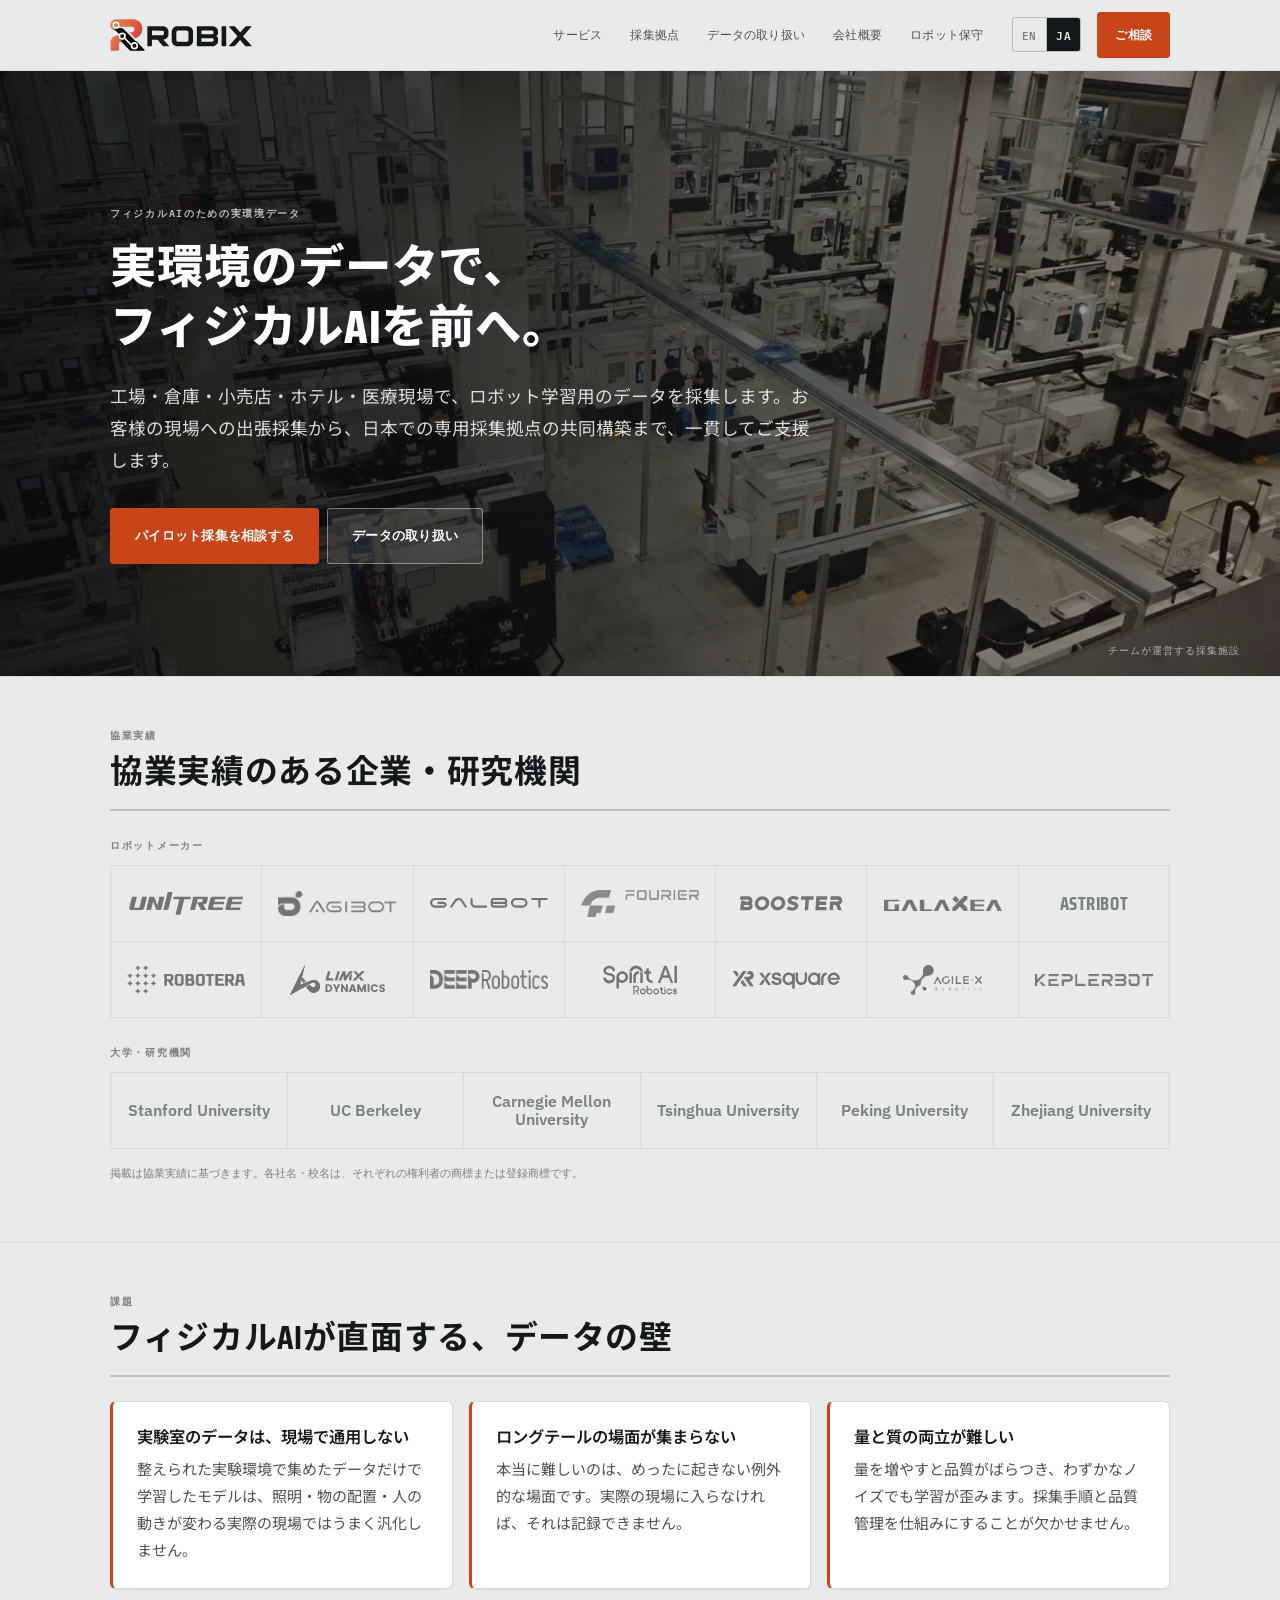
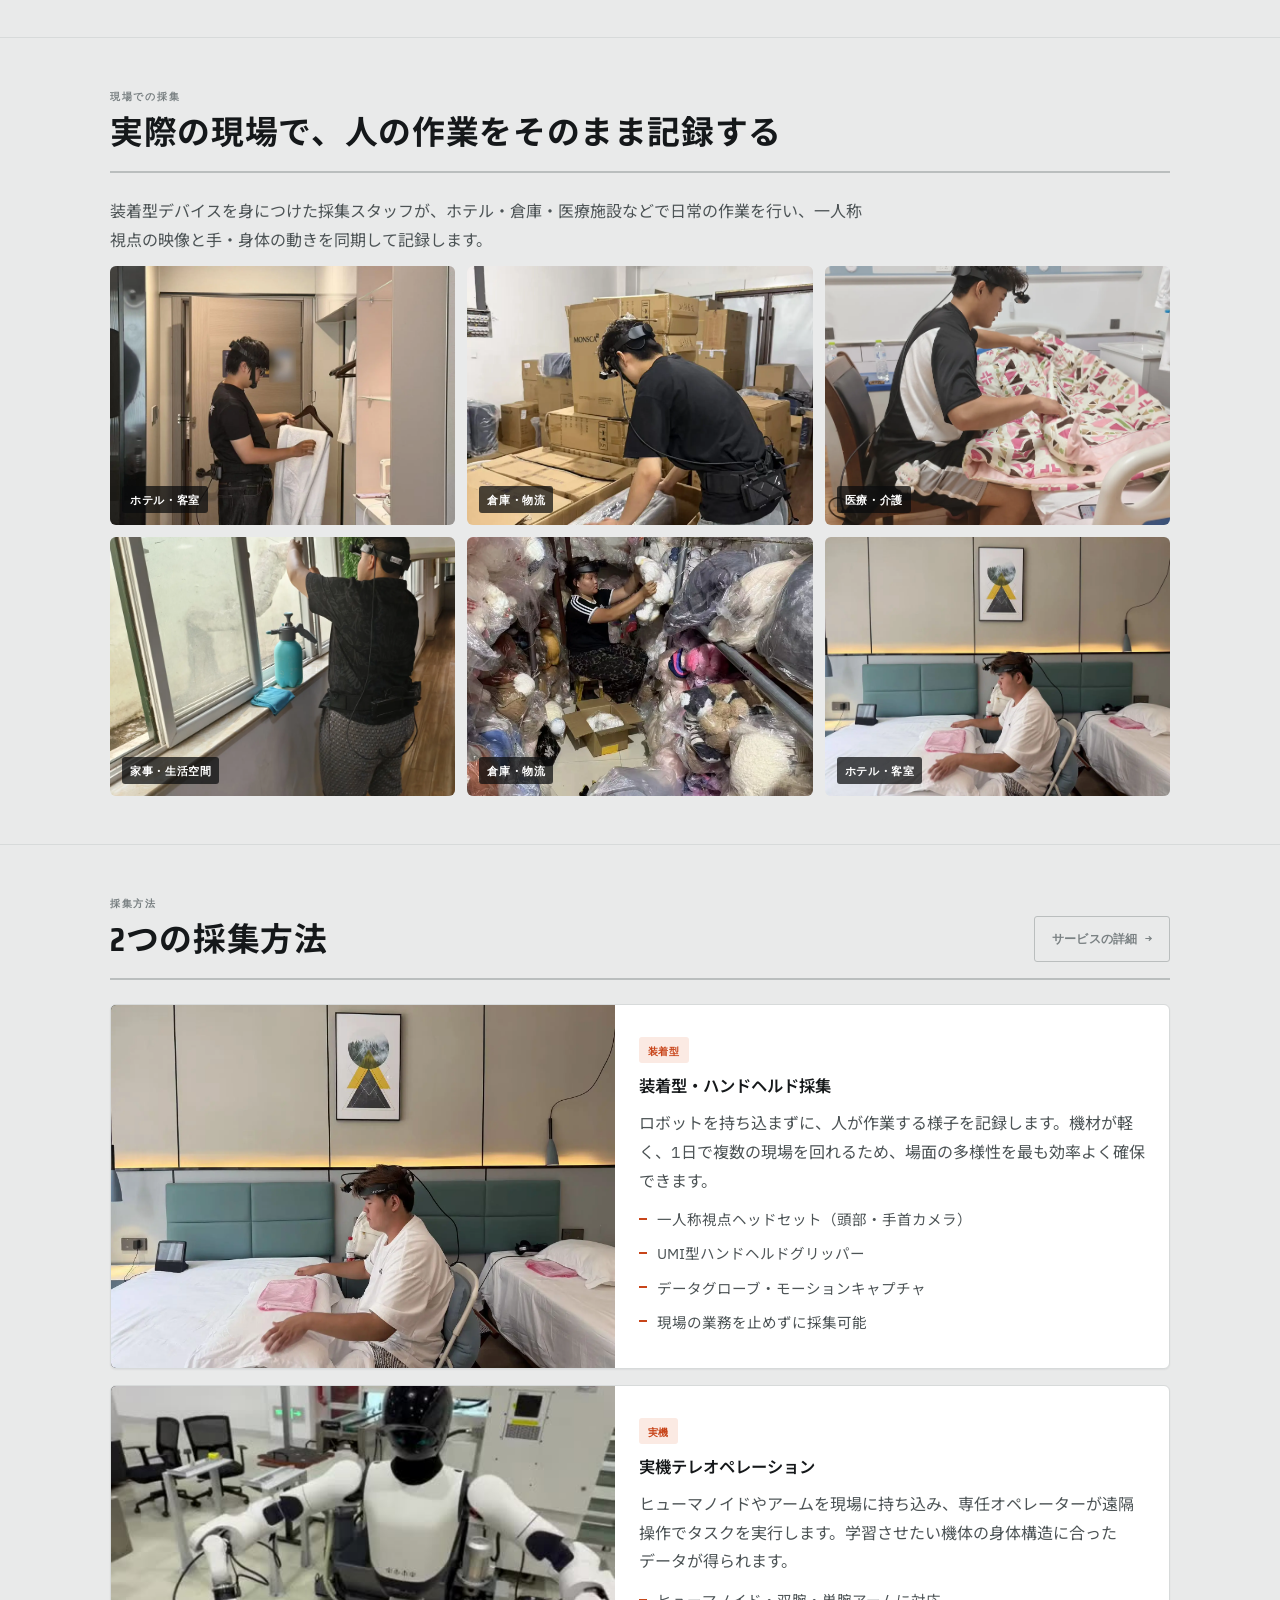
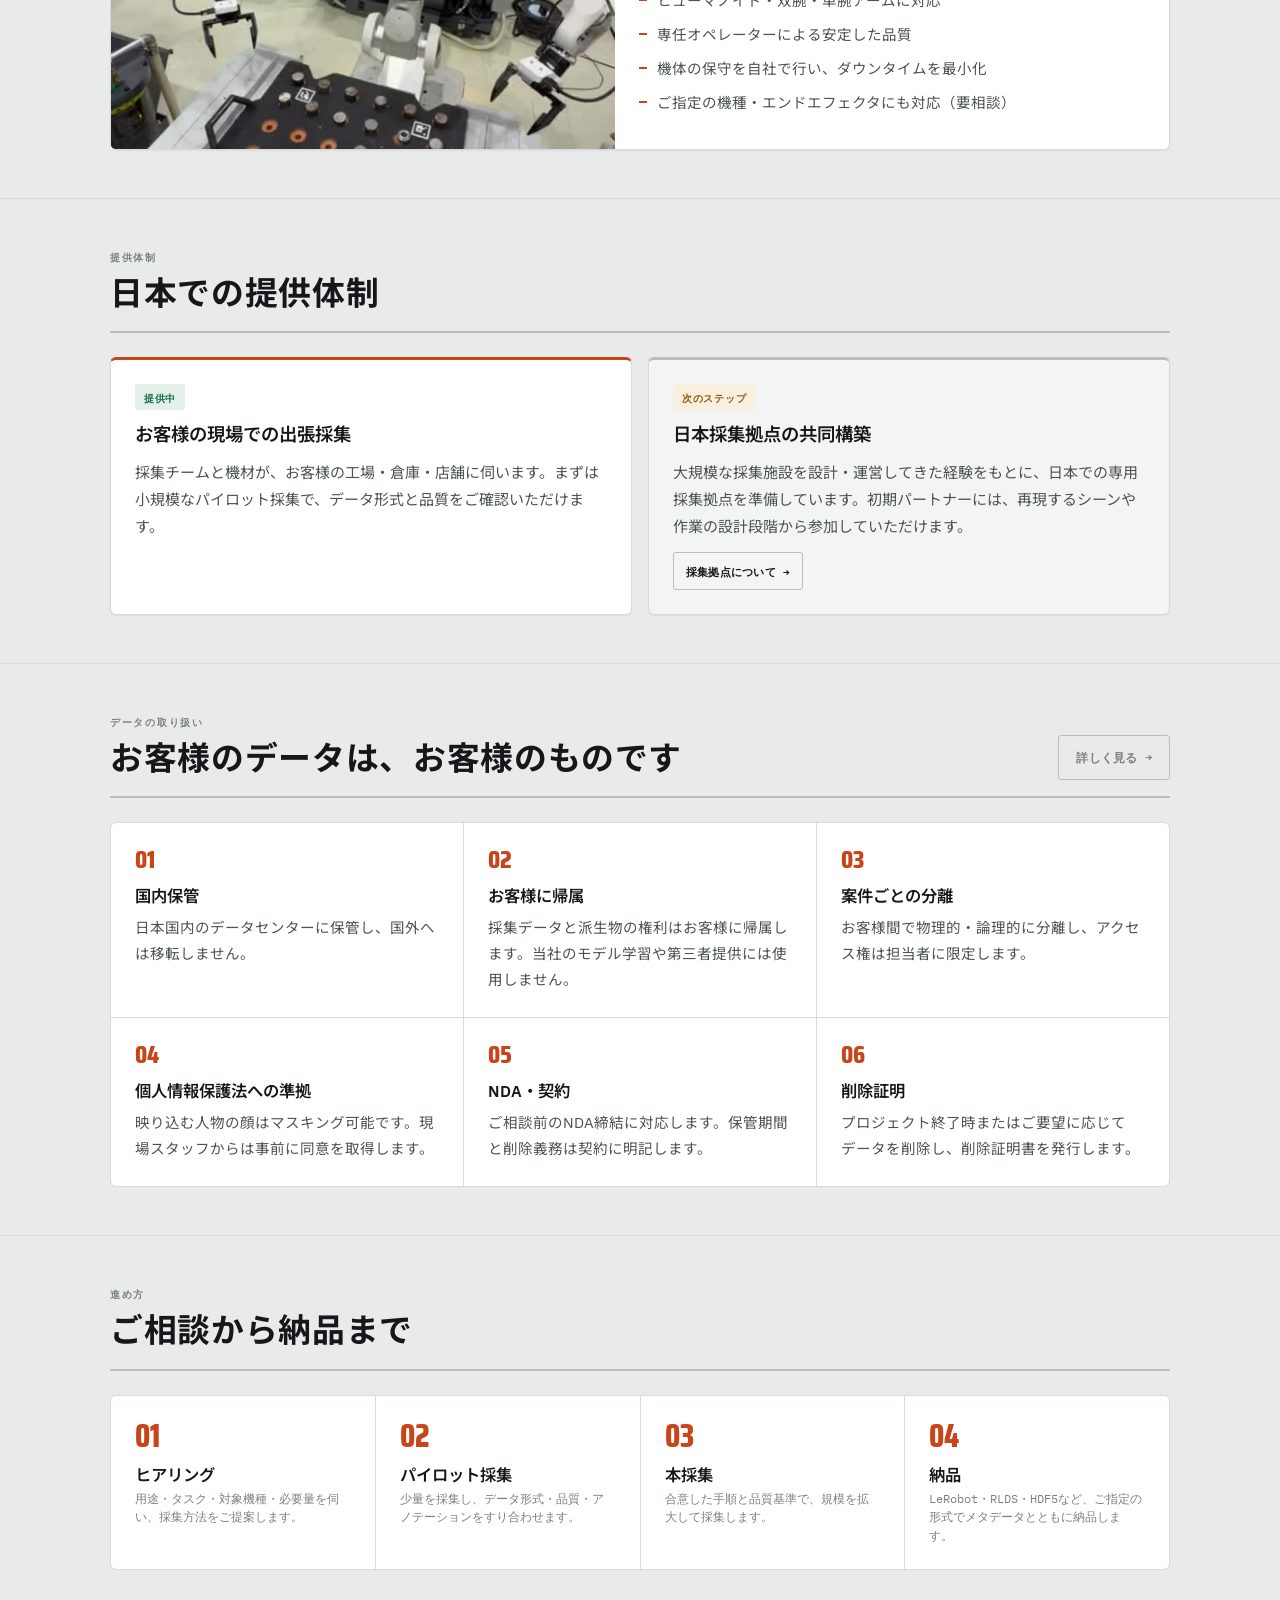
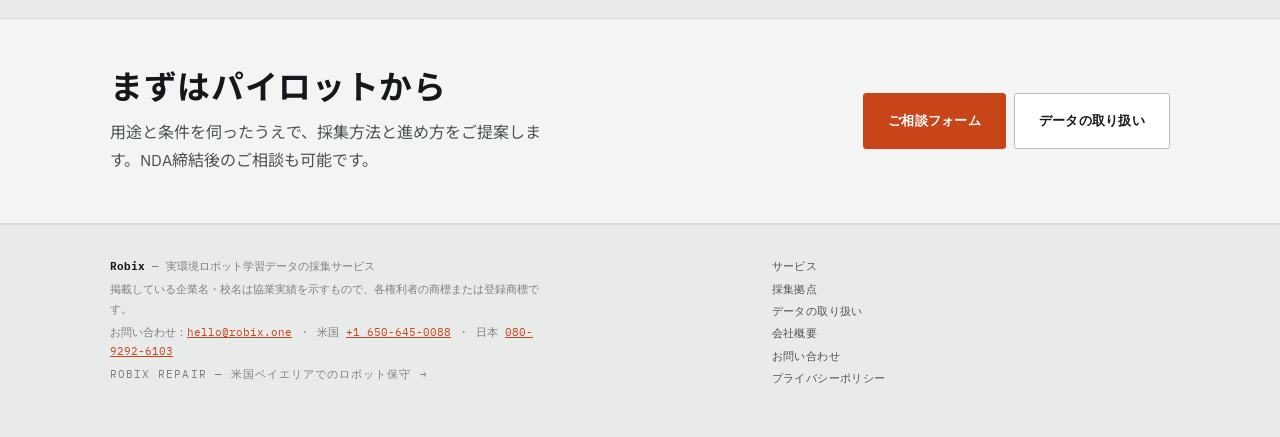
<file: index.html>
<!DOCTYPE html>
<html lang="ja">
<head>
<meta charset="utf-8">
<meta name="viewport" content="width=device-width, initial-scale=1">
<title data-i18n="t.home">Robix — 実環境ロボット学習データの採集</title>
<meta name="description" data-i18n-content="d.home" content="工場・倉庫・小売店・ホテル・医療現場でのロボット学習データ採集。お客様の現場への出張採集から、日本での採集拠点の共同構築まで。">
<link rel="preconnect" href="https://fonts.googleapis.com">
<link rel="preconnect" href="https://fonts.gstatic.com" crossorigin>
<link rel="stylesheet" href="https://fonts.googleapis.com/css2?family=Saira+Condensed:wght@600;700;800&family=IBM+Plex+Sans:wght@400;500;600;700&family=IBM+Plex+Mono:wght@400;500;600&family=Noto+Sans+JP:wght@400;500;700;800&display=swap">
<link rel="icon" href="assets/favicon.svg" type="image/svg+xml">
<link rel="icon" href="assets/favicon-64.png" type="image/png" sizes="64x64">
<link rel="apple-touch-icon" href="assets/apple-touch-icon.png">
<link rel="stylesheet" href="assets/styles.css">
</head>
<body>

<header class="top">
  <div class="top-in">
    <a class="brand" href="index.html"><svg class="wordmark" viewBox="7 7 2108 476" role="img" aria-label="Robix"><defs><linearGradient id="rbx-o" gradientUnits="userSpaceOnUse" x1="20" y1="60" x2="480" y2="300"><stop offset="0" stop-color="#E8894A"/><stop offset="1" stop-color="#D4403F"/></linearGradient></defs><path fill="url(#rbx-o)" d="M124.5,251.8 114.2,249.0 110.5,249.0 102.2,251.0 97.5,251.0 83.2,255.2 69.0,262.2 53.5,273.5 39.8,287.2 31.2,300.0 23.5,315.5 19.2,327.2 16.0,345.2 16.0,466.5 19.2,474.2 25.0,479.0 30.5,480.8 125.2,480.8 130.0,479.2 135.2,475.8 138.2,470.2 139.8,464.5 139.8,450.2 138.8,447.0 139.8,442.5 139.8,396.2 138.8,393.0 138.8,378.8 139.8,372.8 142.5,364.0 148.2,357.0 152.5,353.2 158.2,350.8 162.5,349.8 170.2,349.8 174.0,348.0 174.8,346.2 174.8,333.8 175.8,330.5 175.8,318.2 174.5,315.0 171.8,312.0 165.5,309.2 153.8,300.8 145.0,291.0 140.5,283.2 137.8,276.5 133.5,260.0 127.5,253.8ZM89.5,67.0 84.8,68.5 79.2,71.8 71.8,79.2 69.2,83.0 65.2,92.2 65.0,102.5 67.0,110.0 71.8,118.5 78.2,125.0 83.2,128.0 91.5,130.5 99.2,130.8 111.8,126.5 115.5,124.0 122.0,117.5 126.2,110.2 128.8,101.5 128.8,93.2 126.2,84.8 117.5,73.8 108.8,68.8 103.2,67.0ZM14.5,70.5 10.0,89.2 10.0,106.5 13.2,122.5 16.5,131.2 21.2,140.8 29.8,152.5 43.2,165.0 57.0,173.0 68.5,176.8 79.2,176.8 81.8,175.5 82.2,173.2 75.8,163.5 73.2,161.2 64.0,149.0 59.5,140.5 53.0,132.0 46.2,120.8 42.8,109.0 42.8,103.2 41.8,100.0 42.8,96.5 42.8,89.8 48.5,72.5 57.8,61.0 64.8,55.0 71.5,50.5 83.5,45.0 92.5,42.8 99.2,42.8 111.2,45.0 119.0,48.0 132.0,57.0 137.5,62.2 142.8,68.8 148.5,80.0 151.0,89.8 151.0,105.0 147.2,116.2 147.8,119.2 150.5,120.8 327.2,120.8 339.5,122.8 349.2,126.5 356.0,131.0 363.8,139.8 366.5,145.0 369.0,153.8 369.0,170.0 366.5,177.8 363.2,184.2 355.0,193.8 344.2,200.8 337.2,203.0 330.5,203.0 327.2,204.0 305.5,204.0 302.8,205.5 302.2,208.5 303.8,211.5 335.5,243.2 338.8,247.5 350.2,259.0 354.5,262.2 383.0,291.8 385.8,292.8 390.5,291.5 407.0,284.2 423.8,274.5 434.5,266.0 446.0,255.5 456.0,244.5 462.0,236.5 470.0,223.5 480.2,200.2 484.8,184.5 486.8,174.5 486.8,167.8 487.8,164.5 487.8,137.2 486.8,134.0 486.8,127.2 484.8,121.0 482.5,108.2 478.8,97.8 474.0,87.2 465.5,72.0 460.0,64.2 453.0,56.2 442.2,45.5 432.5,37.8 416.5,27.8 403.8,21.8 378.2,13.0 366.2,11.0 326.5,11.0 323.2,10.0 297.5,10.0 294.2,11.0 288.2,10.0 169.5,10.0 166.2,11.0 159.5,11.0 156.2,10.0 105.5,10.0 102.2,11.0 87.5,11.0 70.0,15.8 56.0,22.2 49.5,27.0 47.0,28.0 39.2,34.8 25.8,49.2 21.2,56.0Z"/><path class="lg-arm" d="M53.5,64.0 45.5,77.8 42.0,90.5 42.0,106.2 45.0,117.8 50.5,128.8 60.8,140.2 61.5,147.0 68.5,156.8 107.2,195.5 110.5,199.8 135.2,224.5 141.2,231.8 141.5,233.5 136.0,245.0 134.0,253.5 134.0,271.2 137.0,281.8 141.0,290.0 145.5,296.8 154.0,305.2 160.8,309.8 172.5,314.8 174.5,316.2 175.0,320.2 174.0,323.5 174.0,343.2 175.5,348.2 185.8,354.2 205.2,373.5 208.5,377.8 247.2,418.5 258.5,431.8 288.0,462.2 294.8,467.8 306.8,474.2 316.5,477.8 321.5,478.8 327.2,478.8 330.5,479.8 507.2,479.8 516.0,478.2 521.0,475.0 521.8,473.2 521.8,467.5 520.2,464.0 491.5,434.2 488.2,430.0 437.2,379.8 430.8,364.8 423.2,355.0 414.8,347.5 406.0,342.0 387.8,334.5 381.5,330.2 374.2,322.0 338.5,286.2 335.2,282.0 214.8,161.5 205.0,154.0 194.2,148.2 183.5,144.0 174.2,142.0 135.2,142.0 124.2,148.2 123.2,147.8 131.8,141.5 142.2,129.8 148.2,119.0 151.8,105.2 151.8,91.5 148.8,80.0 146.2,73.8 142.2,67.0 132.8,56.5 125.0,51.0 116.8,47.0 106.2,44.0 95.5,43.0 92.2,44.0 87.5,44.0 75.8,47.5 62.0,55.5Z"/><circle fill="url(#rbx-o)" cx="96.4" cy="98.1" r="30.5"/><g class="lg-ring" fill="none" stroke-width="25.7"><circle cx="96.4" cy="98.1" r="42.4"/><circle cx="188.2" cy="261.7" r="42.4"/><circle cx="369.6" cy="404.9" r="42.4"/></g><path class="lg-ring-f" d="M237.5,288.8 232.5,295.8 223.2,305.2 223.2,307.5 304.2,389.5 307.5,393.8 312.5,398.8 314.0,399.0 315.5,396.2 318.8,384.0 322.8,376.2 322.5,374.2 274.5,325.2 269.5,319.2 259.5,310.2 239.2,289.0Z"/><path fill="currentColor" d="M1777.8,115.8 1776.8,120.2 1781.5,126.8 1791.5,137.0 1813.5,162.8 1837.5,188.0 1858.5,212.8 1868.2,222.5 1884.5,241.8 1903.5,262.5 1903.2,264.0 1857.5,314.0 1851.5,321.8 1823.5,352.0 1788.2,392.2 1778.5,402.0 1776.5,405.8 1776.2,408.2 1779.8,413.0 1781.5,413.8 1847.2,413.8 1855.8,411.8 1860.0,409.8 1866.8,405.2 1891.2,379.8 1941.8,320.0 1944.0,320.5 1960.5,340.8 2009.5,397.8 2016.0,404.2 2023.8,409.8 2028.0,411.8 2036.5,413.8 2104.2,413.8 2109.0,411.8 2111.0,410.0 2111.8,408.2 2111.8,404.5 2109.8,401.2 2046.2,331.8 2022.2,304.0 1989.5,269.2 1986.0,264.2 1986.5,261.8 2016.2,229.8 2096.2,138.0 2107.2,126.8 2110.8,122.0 2111.8,119.0 2110.8,115.8 2109.0,114.0 2106.2,113.0 2041.5,113.0 2030.0,116.0 2023.8,119.0 2020.0,121.5 2005.5,136.0 1961.5,187.0 1956.5,193.8 1945.0,205.8 1942.8,205.2 1877.2,129.0 1866.8,118.5 1863.8,116.5 1852.2,113.0 1782.5,113.0 1779.8,114.0ZM1678.5,113.0 1674.5,114.2 1671.0,116.5 1668.5,119.0 1667.0,122.5 1667.0,402.2 1670.0,409.0 1674.8,412.8 1677.5,413.8 1725.2,413.8 1730.0,412.0 1735.2,406.0 1735.8,389.5 1736.8,386.2 1736.8,369.5 1735.8,366.2 1735.8,121.5 1733.2,117.0 1730.8,114.5 1727.2,113.0ZM1301.5,118.0 1299.0,123.5 1299.0,401.2 1300.5,406.0 1303.8,410.8 1310.5,413.8 1532.2,413.8 1550.5,410.8 1566.0,405.2 1573.0,401.8 1582.8,395.2 1595.2,383.8 1604.8,371.0 1609.2,362.0 1612.8,351.5 1614.8,340.2 1614.8,301.5 1611.8,286.2 1609.2,280.0 1605.2,274.0 1593.8,262.5 1590.5,260.2 1590.5,259.0 1603.2,246.8 1609.2,237.0 1611.8,229.5 1613.8,220.2 1613.8,182.5 1609.8,167.0 1604.8,156.8 1597.2,146.0 1589.0,137.0 1579.0,129.0 1564.0,120.5 1550.2,116.0 1533.2,113.0 1309.5,113.0 1305.5,114.2ZM1366.8,294.8 1368.8,292.8 1529.2,292.8 1536.0,294.8 1539.8,297.2 1545.0,302.8 1548.0,311.5 1548.0,324.2 1545.5,333.0 1542.5,337.8 1536.0,343.0 1526.2,346.0 1368.8,346.0 1366.8,344.0ZM1366.8,181.8 1368.8,179.8 1528.2,179.8 1533.0,181.2 1537.8,184.2 1541.5,188.0 1544.5,192.8 1546.0,197.5 1546.0,202.2 1547.0,205.5 1546.0,216.2 1542.5,223.8 1537.8,228.5 1532.0,231.5 1525.2,233.0 1369.5,233.0 1368.2,232.5 1366.8,230.2 1366.8,221.5 1367.8,218.2 1367.8,208.5 1366.8,205.2ZM948.5,140.0 939.5,151.0 933.0,161.8 929.0,172.0 926.0,184.5 926.0,190.2 925.0,193.5 925.0,332.2 928.0,350.5 932.5,363.0 944.5,381.8 955.0,392.2 966.8,400.8 977.8,406.2 991.2,410.8 1008.5,413.8 1160.2,413.8 1176.5,410.8 1195.0,403.8 1208.8,395.2 1223.2,381.8 1231.8,370.0 1236.2,361.0 1239.8,351.5 1242.8,335.2 1242.8,190.5 1240.5,176.5 1234.2,160.0 1224.2,145.0 1211.8,132.5 1206.0,128.0 1192.0,120.5 1182.5,117.0 1164.2,113.0 1004.5,113.0 989.2,116.0 978.8,119.5 967.8,125.0 958.0,131.5ZM998.2,192.0 1005.0,185.2 1008.8,182.8 1018.5,179.8 1150.2,179.8 1158.2,182.0 1163.8,185.2 1170.0,191.8 1174.0,201.5 1174.0,302.2 1175.0,305.5 1175.0,317.2 1173.0,326.8 1169.5,333.8 1162.0,341.0 1155.8,344.0 1148.2,346.0 1018.5,346.0 1009.8,343.5 1002.8,339.0 995.8,330.0 993.8,323.2 993.8,202.5 996.0,195.5ZM564.8,118.8 563.0,123.5 563.0,403.2 565.0,408.0 568.8,412.0 573.5,413.8 621.2,413.8 626.0,411.8 628.8,409.0 630.8,404.2 630.8,320.2 631.2,316.5 633.5,314.8 714.2,314.8 716.0,315.5 729.5,331.0 736.5,340.8 782.5,396.8 794.0,408.2 802.0,412.8 805.5,413.8 877.2,413.8 881.8,410.8 882.8,408.2 882.5,405.5 878.2,399.0 802.2,314.5 803.8,312.8 808.2,312.8 823.0,309.2 837.0,302.8 845.8,297.2 859.2,283.8 864.8,276.0 871.2,263.0 874.8,252.5 876.8,241.2 876.8,189.5 874.8,177.5 870.2,163.8 862.8,150.8 859.2,146.0 846.8,133.5 836.0,126.0 825.0,120.5 809.2,115.2 796.2,113.0 573.5,113.0 569.5,114.2ZM630.8,181.8 632.8,179.8 788.2,180.0 795.0,182.2 799.8,185.2 804.5,190.0 806.8,193.5 809.0,201.5 809.0,226.2 807.8,232.2 804.5,238.8 798.8,244.5 792.8,248.0 782.2,250.0 633.8,250.0 631.8,248.0 631.8,235.5 630.8,232.2Z"/></svg></a>
    <nav class="nav">
      <a class="lnk" href="service.html" data-i18n="nav.service">サービス</a>
      <a class="lnk" href="facility.html" data-i18n="nav.facility">採集拠点</a>
      <a class="lnk" href="security.html" data-i18n="nav.security">データの取り扱い</a>
      <a class="lnk" href="company.html" data-i18n="nav.company">会社概要</a>
      <a class="lnk" href="repair.html" data-i18n="nav.repair">ロボット保守</a>
      <a class="lnk lnk-m" href="contact.html" data-i18n="nav.cta">ご相談</a>
    </nav>
    <div class="lang" role="group" aria-label="Language"><button type="button" data-lang="en" aria-pressed="false">EN</button><button type="button" data-lang="ja" aria-pressed="true">JA</button></div>
    <a class="btn btn-p nav-cta" href="contact.html" data-i18n="nav.cta">ご相談</a>
    <button class="burger btn btn-gh" type="button" aria-expanded="false">メニュー</button>
  </div>
</header>

<!-- ═══ HERO ═══ -->
<div class="hero">
  <picture>
    <source srcset="assets/img/facility-hall.webp" type="image/webp">
    <img src="assets/img/facility-hall.jpg" alt="">
  </picture>
  <div class="wrap">
    <span class="lab" data-i18n="hero.lab">フィジカルAIのための実環境データ</span>
    <h1 data-i18n="hero.h1">実環境のデータで、<br>フィジカルAIを前へ。</h1>
    <p class="lede" data-i18n="hero.lede">工場・倉庫・小売店・ホテル・医療現場で、ロボット学習用のデータを採集します。お客様の現場への出張採集から、日本での専用採集拠点の共同構築まで、一貫してご支援します。</p>
    <div class="acts">
      <a class="btn btn-p btn-lg" href="contact.html" data-i18n="hero.cta">パイロット採集を相談する</a>
      <a class="btn btn-lg" href="security.html" data-i18n="hero.cta2">データの取り扱い</a>
    </div>
  </div>
  <span class="caption" data-i18n="hero.caption">チームが運営する採集施設</span>
</div>

<!-- ═══ TRACK RECORD ═══ -->
<section>
  <div class="wrap">
    <div class="shead">
      <div><span class="lab" data-i18n="logos.lab">協業実績</span>
      <h2 data-i18n="logos.h2">協業実績のある企業・研究機関</h2></div>
    </div>
    <span class="lab logo-lab" data-i18n="logos.co">ロボットメーカー</span>
    <ul class="logos" data-logos="co"></ul>
    <span class="lab logo-lab" data-i18n="logos.edu">大学・研究機関</span>
    <ul class="logos edu" data-logos="edu"></ul>
    <p class="micro note-wide" data-i18n="logos.note">掲載は協業実績に基づきます。各社名・校名は、それぞれの権利者の商標または登録商標です。</p>
  </div>
</section>

<!-- ═══ THE PROBLEM ═══ -->
<section>
  <div class="wrap">
    <div class="shead"><div><span class="lab" data-i18n="wall.lab">課題</span>
      <h2 data-i18n="wall.h2">フィジカルAIが直面する、データの壁</h2></div></div>
    <div class="grid c3">
      <div class="callout"><h3 data-i18n="wall.1h">実験室のデータは、現場で通用しない</h3>
        <p data-i18n="wall.1p">整えられた実験環境で集めたデータだけで学習したモデルは、照明・物の配置・人の動きが変わる実際の現場ではうまく汎化しません。</p></div>
      <div class="callout"><h3 data-i18n="wall.2h">ロングテールの場面が集まらない</h3>
        <p data-i18n="wall.2p">本当に難しいのは、めったに起きない例外的な場面です。実際の現場に入らなければ、それは記録できません。</p></div>
      <div class="callout"><h3 data-i18n="wall.3h">量と質の両立が難しい</h3>
        <p data-i18n="wall.3p">量を増やすと品質がばらつき、わずかなノイズでも学習が歪みます。採集手順と品質管理を仕組みにすることが欠かせません。</p></div>
    </div>
  </div>
</section>

<!-- ═══ IN THE WILD ═══ -->
<section>
  <div class="wrap">
    <div class="shead">
      <div><span class="lab" data-i18n="wild.lab">現場での採集</span>
      <h2 data-i18n="wild.h2">実際の現場で、人の作業をそのまま記録する</h2></div>
    </div>
    <p class="lede dim note-wide" data-i18n="wild.p">装着型デバイスを身につけた採集スタッフが、ホテル・倉庫・医療施設などで日常の作業を行い、一人称視点の映像と手・身体の動きを同期して記録します。</p>
    <div class="gallery" data-gallery="wild"></div>
  </div>
</section>

<!-- ═══ METHODS ═══ -->
<section>
  <div class="wrap">
    <div class="shead">
      <div><span class="lab" data-i18n="m.lab">採集方法</span>
      <h2 data-i18n="m.h2">2つの採集方法</h2></div>
      <a class="btn btn-gh r" href="service.html" data-i18n="m.more">サービスの詳細 →</a>
    </div>
    <div class="stack">
      <article class="method">
        <div class="media"><picture>
          <source srcset="assets/img/wild-hotel-bed.webp" type="image/webp">
          <img src="assets/img/wild-hotel-bed.jpg" alt="" loading="lazy"></picture></div>
        <div class="body">
          <span class="badge acc" data-i18n="m.1tag">装着型</span>
          <h3 data-i18n="m.1h">装着型・ハンドヘルド採集</h3>
          <p data-i18n="m.1p">ロボットを持ち込まずに、人が作業する様子を記録します。機材が軽く、1日で複数の現場を回れるため、場面の多様性を最も効率よく確保できます。</p>
          <ul>
            <li data-i18n="m.1a">一人称視点ヘッドセット（頭部・手首カメラ）</li>
            <li data-i18n="m.1b">UMI型ハンドヘルドグリッパー</li>
            <li data-i18n="m.1c">データグローブ・モーションキャプチャ</li>
            <li data-i18n="m.1d">現場の業務を止めずに採集可能</li>
          </ul>
        </div>
      </article>
      <article class="method v">
        <div class="media"><video src="assets/video/teleop.mp4" poster="assets/img/teleop-poster.jpg"
          autoplay muted loop playsinline preload="metadata" aria-hidden="true"></video></div>
        <div class="body">
          <span class="badge acc" data-i18n="m.2tag">実機</span>
          <h3 data-i18n="m.2h">実機テレオペレーション</h3>
          <p data-i18n="m.2p">ヒューマノイドやアームを現場に持ち込み、専任オペレーターが遠隔操作でタスクを実行します。学習させたい機体の身体構造に合ったデータが得られます。</p>
          <ul>
            <li data-i18n="m.2a">ヒューマノイド・双腕・単腕アームに対応</li>
            <li data-i18n="m.2b">専任オペレーターによる安定した品質</li>
            <li data-i18n="m.2c">機体の保守を自社で行い、ダウンタイムを最小化</li>
            <li data-i18n="m.2d">ご指定の機種・エンドエフェクタにも対応（要相談）</li>
          </ul>
        </div>
      </article>
    </div>
  </div>
</section>

<!-- ═══ HOW WE DELIVER IN JAPAN ═══ -->
<section>
  <div class="wrap">
    <div class="shead"><div><span class="lab" data-i18n="ph.lab">提供体制</span>
      <h2 data-i18n="ph.h2">日本での提供体制</h2></div></div>
    <div class="grid two">
      <div class="phase now">
        <span class="badge live" data-i18n="ph.1tag">提供中</span>
        <h3 data-i18n="ph.1h">お客様の現場での出張採集</h3>
        <p data-i18n="ph.1p">採集チームと機材が、お客様の工場・倉庫・店舗に伺います。まずは小規模なパイロット採集で、データ形式と品質をご確認いただけます。</p>
      </div>
      <div class="phase next">
        <span class="badge rec" data-i18n="ph.2tag">次のステップ</span>
        <h3 data-i18n="ph.2h">日本採集拠点の共同構築</h3>
        <p data-i18n="ph.2p">大規模な採集施設を設計・運営してきた経験をもとに、日本での専用採集拠点を準備しています。初期パートナーには、再現するシーンや作業の設計段階から参加していただけます。</p>
        <a class="btn btn-gh btn-sm push-start" href="facility.html" data-i18n="ph.more">採集拠点について →</a>
      </div>
    </div>
  </div>
</section>

<!-- ═══ DATA HANDLING ═══ -->
<section>
  <div class="wrap">
    <div class="shead">
      <div><span class="lab" data-i18n="pl.lab">データの取り扱い</span>
      <h2 data-i18n="pl.h2">お客様のデータは、お客様のものです</h2></div>
      <a class="btn btn-gh r" href="security.html" data-i18n="pl.more">詳しく見る →</a>
    </div>
    <ol class="pledges">
      <li><h3 data-i18n="pl.1h">国内保管</h3><p data-i18n="pl.1s">日本国内のデータセンターに保管し、国外へは移転しません。</p></li>
      <li><h3 data-i18n="pl.2h">お客様に帰属</h3><p data-i18n="pl.2s">採集データと派生物の権利はお客様に帰属します。当社のモデル学習や第三者提供には使用しません。</p></li>
      <li><h3 data-i18n="pl.3h">案件ごとの分離</h3><p data-i18n="pl.3s">お客様間で物理的・論理的に分離し、アクセス権は担当者に限定します。</p></li>
      <li><h3 data-i18n="pl.4h">個人情報保護法への準拠</h3><p data-i18n="pl.4s">映り込む人物の顔はマスキング可能です。現場スタッフからは事前に同意を取得します。</p></li>
      <li><h3 data-i18n="pl.5h">NDA・契約</h3><p data-i18n="pl.5s">ご相談前のNDA締結に対応します。保管期間と削除義務は契約に明記します。</p></li>
      <li><h3 data-i18n="pl.6h">削除証明</h3><p data-i18n="pl.6s">プロジェクト終了時またはご要望に応じてデータを削除し、削除証明書を発行します。</p></li>
    </ol>
  </div>
</section>

<!-- ═══ PROCESS ═══ -->
<section>
  <div class="wrap">
    <div class="shead"><div><span class="lab" data-i18n="fl.lab">進め方</span>
      <h2 data-i18n="fl.h2">ご相談から納品まで</h2></div></div>
    <div class="flow">
      <div><span class="n">01</span><h3 data-i18n="fl.1h">ヒアリング</h3><p data-i18n="fl.1p">用途・タスク・対象機種・必要量を伺い、採集方法をご提案します。</p></div>
      <div><span class="n">02</span><h3 data-i18n="fl.2h">パイロット採集</h3><p data-i18n="fl.2p">少量を採集し、データ形式・品質・アノテーションをすり合わせます。</p></div>
      <div><span class="n">03</span><h3 data-i18n="fl.3h">本採集</h3><p data-i18n="fl.3p">合意した手順と品質基準で、規模を拡大して採集します。</p></div>
      <div><span class="n">04</span><h3 data-i18n="fl.4h">納品</h3><p data-i18n="fl.4p">LeRobot・RLDS・HDF5など、ご指定の形式でメタデータとともに納品します。</p></div>
    </div>
  </div>
</section>

<!-- ═══ CTA ═══ -->
<div class="cta-band">
  <div class="wrap">
    <div>
      <h2 data-i18n="cta.h2">まずはパイロットから</h2>
      <p class="band-copy" data-i18n="cta.p">用途と条件を伺ったうえで、採集方法と進め方をご提案します。NDA締結後のご相談も可能です。</p>
    </div>
    <div class="acts">
      <a class="btn btn-p btn-lg" href="contact.html" data-i18n="cta.btn">ご相談フォーム</a>
      <a class="btn btn-lg" href="security.html" data-i18n="hero.cta2">データの取り扱い</a>
    </div>
  </div>
</div>

<footer class="btm">
  <div class="wrap">
    <div>
      <p><b>Robix</b> — <span data-i18n="foot.tag">実環境ロボット学習データの採集サービス</span></p>
      <p data-i18n="foot.tm">掲載している企業名・校名は協業実績を示すもので、各権利者の商標または登録商標です。</p>
      <p><span data-i18n="foot.ct">お問い合わせ</span>：<a href="mailto:hello@robix.one">hello@robix.one</a> ・ <span data-i18n="foot.us">米国</span> <a href="tel:+16506450088">+1 650-645-0088</a> ・ <span data-i18n="foot.jp">日本</span> <a href="tel:+818092926103" data-i18n="foot.tel">080-9292-6103</a></p>
      <p><a class="subbrand" href="repair.html" data-i18n="foot.repair">Robix Repair — 米国ベイエリアでのロボット保守 →</a></p>
    </div>
    <nav class="fnav">
      <a href="service.html" data-i18n="nav.service">サービス</a>
      <a href="facility.html" data-i18n="nav.facility">採集拠点</a>
      <a href="security.html" data-i18n="nav.security">データの取り扱い</a>
      <a href="company.html" data-i18n="nav.company">会社概要</a>
      <a href="contact.html" data-i18n="nav.contact">お問い合わせ</a>
      <a href="privacy.html" data-i18n="nav.privacy">プライバシーポリシー</a>
    </nav>
  </div>
</footer>

<script src="assets/data.js"></script>
<script src="assets/i18n.js"></script>
<script src="assets/app.js"></script>
</body>
</html>
</file>
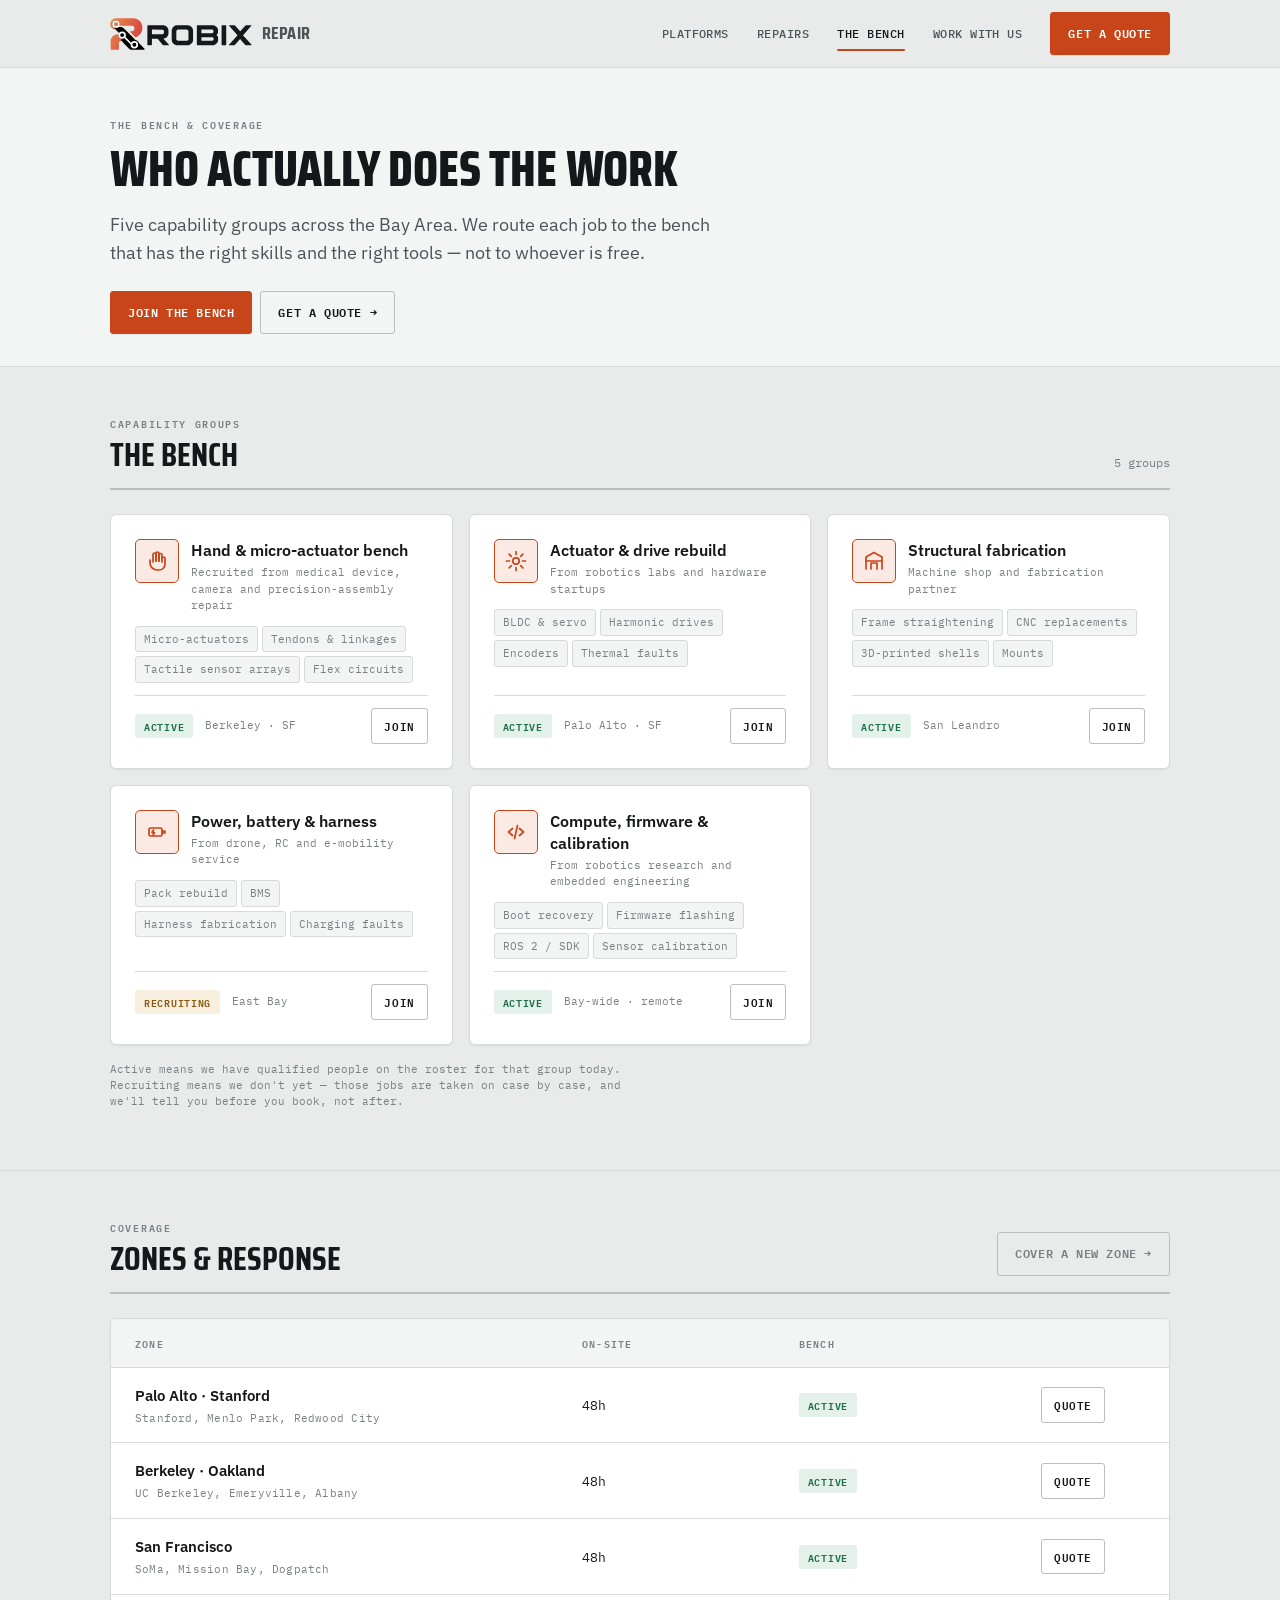
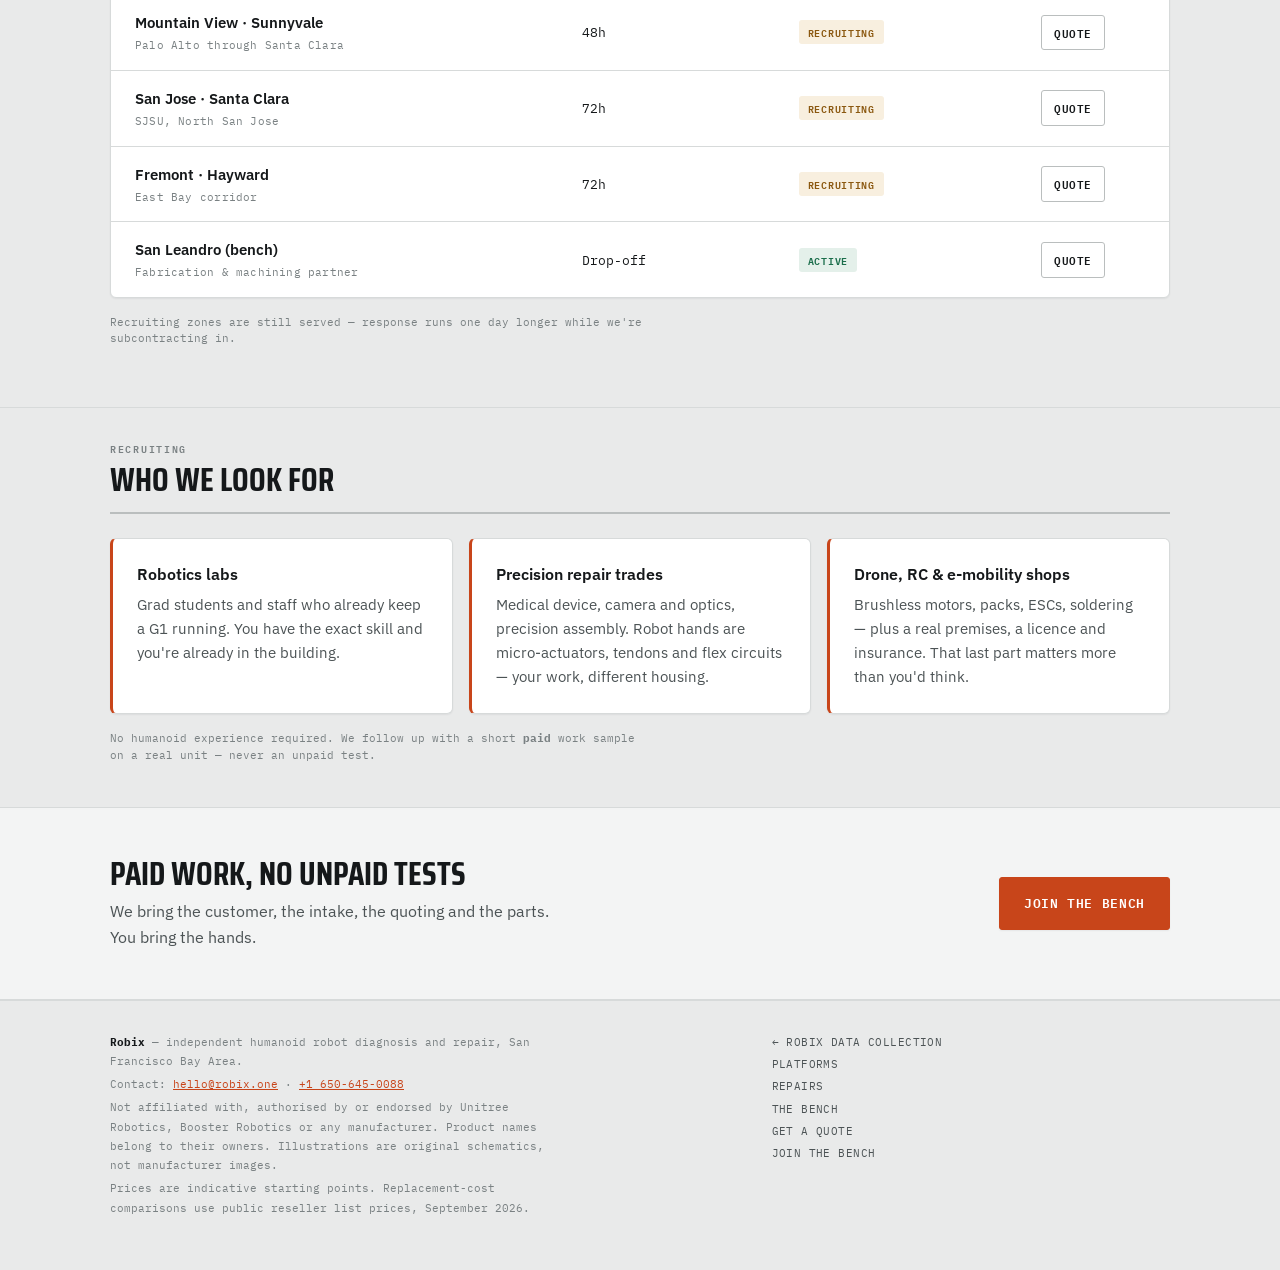
<file: bench.html>
<!DOCTYPE html>
<html lang="en">
<head>
<meta charset="utf-8">
<meta name="viewport" content="width=device-width, initial-scale=1">
<title>The Bench — Robix</title>
<meta name="description" content="Who does the work, what they can repair, and which Bay Area zones are covered today.">
<link rel="preconnect" href="https://fonts.googleapis.com">
<link rel="preconnect" href="https://fonts.gstatic.com" crossorigin>
<link rel="stylesheet" href="https://fonts.googleapis.com/css2?family=Saira+Condensed:wght@600;700;800&family=IBM+Plex+Sans:wght@400;500;600;700&family=IBM+Plex+Mono:wght@400;500;600&display=swap">
<link rel="icon" href="assets/favicon.svg" type="image/svg+xml">
<link rel="icon" href="assets/favicon-64.png" type="image/png" sizes="64x64">
<link rel="apple-touch-icon" href="assets/apple-touch-icon.png">
<link rel="stylesheet" href="assets/styles.css">
</head>
<body>

<header class="top">
  <div class="top-in">
    <a class="brand" href="repair.html"><svg class="wordmark" viewBox="7 7 2108 476" role="img" aria-label="Robix"><defs><linearGradient id="rbx-o" gradientUnits="userSpaceOnUse" x1="20" y1="60" x2="480" y2="300"><stop offset="0" stop-color="#E8894A"/><stop offset="1" stop-color="#D4403F"/></linearGradient></defs><path fill="url(#rbx-o)" d="M124.5,251.8 114.2,249.0 110.5,249.0 102.2,251.0 97.5,251.0 83.2,255.2 69.0,262.2 53.5,273.5 39.8,287.2 31.2,300.0 23.5,315.5 19.2,327.2 16.0,345.2 16.0,466.5 19.2,474.2 25.0,479.0 30.5,480.8 125.2,480.8 130.0,479.2 135.2,475.8 138.2,470.2 139.8,464.5 139.8,450.2 138.8,447.0 139.8,442.5 139.8,396.2 138.8,393.0 138.8,378.8 139.8,372.8 142.5,364.0 148.2,357.0 152.5,353.2 158.2,350.8 162.5,349.8 170.2,349.8 174.0,348.0 174.8,346.2 174.8,333.8 175.8,330.5 175.8,318.2 174.5,315.0 171.8,312.0 165.5,309.2 153.8,300.8 145.0,291.0 140.5,283.2 137.8,276.5 133.5,260.0 127.5,253.8ZM89.5,67.0 84.8,68.5 79.2,71.8 71.8,79.2 69.2,83.0 65.2,92.2 65.0,102.5 67.0,110.0 71.8,118.5 78.2,125.0 83.2,128.0 91.5,130.5 99.2,130.8 111.8,126.5 115.5,124.0 122.0,117.5 126.2,110.2 128.8,101.5 128.8,93.2 126.2,84.8 117.5,73.8 108.8,68.8 103.2,67.0ZM14.5,70.5 10.0,89.2 10.0,106.5 13.2,122.5 16.5,131.2 21.2,140.8 29.8,152.5 43.2,165.0 57.0,173.0 68.5,176.8 79.2,176.8 81.8,175.5 82.2,173.2 75.8,163.5 73.2,161.2 64.0,149.0 59.5,140.5 53.0,132.0 46.2,120.8 42.8,109.0 42.8,103.2 41.8,100.0 42.8,96.5 42.8,89.8 48.5,72.5 57.8,61.0 64.8,55.0 71.5,50.5 83.5,45.0 92.5,42.8 99.2,42.8 111.2,45.0 119.0,48.0 132.0,57.0 137.5,62.2 142.8,68.8 148.5,80.0 151.0,89.8 151.0,105.0 147.2,116.2 147.8,119.2 150.5,120.8 327.2,120.8 339.5,122.8 349.2,126.5 356.0,131.0 363.8,139.8 366.5,145.0 369.0,153.8 369.0,170.0 366.5,177.8 363.2,184.2 355.0,193.8 344.2,200.8 337.2,203.0 330.5,203.0 327.2,204.0 305.5,204.0 302.8,205.5 302.2,208.5 303.8,211.5 335.5,243.2 338.8,247.5 350.2,259.0 354.5,262.2 383.0,291.8 385.8,292.8 390.5,291.5 407.0,284.2 423.8,274.5 434.5,266.0 446.0,255.5 456.0,244.5 462.0,236.5 470.0,223.5 480.2,200.2 484.8,184.5 486.8,174.5 486.8,167.8 487.8,164.5 487.8,137.2 486.8,134.0 486.8,127.2 484.8,121.0 482.5,108.2 478.8,97.8 474.0,87.2 465.5,72.0 460.0,64.2 453.0,56.2 442.2,45.5 432.5,37.8 416.5,27.8 403.8,21.8 378.2,13.0 366.2,11.0 326.5,11.0 323.2,10.0 297.5,10.0 294.2,11.0 288.2,10.0 169.5,10.0 166.2,11.0 159.5,11.0 156.2,10.0 105.5,10.0 102.2,11.0 87.5,11.0 70.0,15.8 56.0,22.2 49.5,27.0 47.0,28.0 39.2,34.8 25.8,49.2 21.2,56.0Z"/><path class="lg-arm" d="M53.5,64.0 45.5,77.8 42.0,90.5 42.0,106.2 45.0,117.8 50.5,128.8 60.8,140.2 61.5,147.0 68.5,156.8 107.2,195.5 110.5,199.8 135.2,224.5 141.2,231.8 141.5,233.5 136.0,245.0 134.0,253.5 134.0,271.2 137.0,281.8 141.0,290.0 145.5,296.8 154.0,305.2 160.8,309.8 172.5,314.8 174.5,316.2 175.0,320.2 174.0,323.5 174.0,343.2 175.5,348.2 185.8,354.2 205.2,373.5 208.5,377.8 247.2,418.5 258.5,431.8 288.0,462.2 294.8,467.8 306.8,474.2 316.5,477.8 321.5,478.8 327.2,478.8 330.5,479.8 507.2,479.8 516.0,478.2 521.0,475.0 521.8,473.2 521.8,467.5 520.2,464.0 491.5,434.2 488.2,430.0 437.2,379.8 430.8,364.8 423.2,355.0 414.8,347.5 406.0,342.0 387.8,334.5 381.5,330.2 374.2,322.0 338.5,286.2 335.2,282.0 214.8,161.5 205.0,154.0 194.2,148.2 183.5,144.0 174.2,142.0 135.2,142.0 124.2,148.2 123.2,147.8 131.8,141.5 142.2,129.8 148.2,119.0 151.8,105.2 151.8,91.5 148.8,80.0 146.2,73.8 142.2,67.0 132.8,56.5 125.0,51.0 116.8,47.0 106.2,44.0 95.5,43.0 92.2,44.0 87.5,44.0 75.8,47.5 62.0,55.5Z"/><circle fill="url(#rbx-o)" cx="96.4" cy="98.1" r="30.5"/><g class="lg-ring" fill="none" stroke-width="25.7"><circle cx="96.4" cy="98.1" r="42.4"/><circle cx="188.2" cy="261.7" r="42.4"/><circle cx="369.6" cy="404.9" r="42.4"/></g><path class="lg-ring-f" d="M237.5,288.8 232.5,295.8 223.2,305.2 223.2,307.5 304.2,389.5 307.5,393.8 312.5,398.8 314.0,399.0 315.5,396.2 318.8,384.0 322.8,376.2 322.5,374.2 274.5,325.2 269.5,319.2 259.5,310.2 239.2,289.0Z"/><path fill="currentColor" d="M1777.8,115.8 1776.8,120.2 1781.5,126.8 1791.5,137.0 1813.5,162.8 1837.5,188.0 1858.5,212.8 1868.2,222.5 1884.5,241.8 1903.5,262.5 1903.2,264.0 1857.5,314.0 1851.5,321.8 1823.5,352.0 1788.2,392.2 1778.5,402.0 1776.5,405.8 1776.2,408.2 1779.8,413.0 1781.5,413.8 1847.2,413.8 1855.8,411.8 1860.0,409.8 1866.8,405.2 1891.2,379.8 1941.8,320.0 1944.0,320.5 1960.5,340.8 2009.5,397.8 2016.0,404.2 2023.8,409.8 2028.0,411.8 2036.5,413.8 2104.2,413.8 2109.0,411.8 2111.0,410.0 2111.8,408.2 2111.8,404.5 2109.8,401.2 2046.2,331.8 2022.2,304.0 1989.5,269.2 1986.0,264.2 1986.5,261.8 2016.2,229.8 2096.2,138.0 2107.2,126.8 2110.8,122.0 2111.8,119.0 2110.8,115.8 2109.0,114.0 2106.2,113.0 2041.5,113.0 2030.0,116.0 2023.8,119.0 2020.0,121.5 2005.5,136.0 1961.5,187.0 1956.5,193.8 1945.0,205.8 1942.8,205.2 1877.2,129.0 1866.8,118.5 1863.8,116.5 1852.2,113.0 1782.5,113.0 1779.8,114.0ZM1678.5,113.0 1674.5,114.2 1671.0,116.5 1668.5,119.0 1667.0,122.5 1667.0,402.2 1670.0,409.0 1674.8,412.8 1677.5,413.8 1725.2,413.8 1730.0,412.0 1735.2,406.0 1735.8,389.5 1736.8,386.2 1736.8,369.5 1735.8,366.2 1735.8,121.5 1733.2,117.0 1730.8,114.5 1727.2,113.0ZM1301.5,118.0 1299.0,123.5 1299.0,401.2 1300.5,406.0 1303.8,410.8 1310.5,413.8 1532.2,413.8 1550.5,410.8 1566.0,405.2 1573.0,401.8 1582.8,395.2 1595.2,383.8 1604.8,371.0 1609.2,362.0 1612.8,351.5 1614.8,340.2 1614.8,301.5 1611.8,286.2 1609.2,280.0 1605.2,274.0 1593.8,262.5 1590.5,260.2 1590.5,259.0 1603.2,246.8 1609.2,237.0 1611.8,229.5 1613.8,220.2 1613.8,182.5 1609.8,167.0 1604.8,156.8 1597.2,146.0 1589.0,137.0 1579.0,129.0 1564.0,120.5 1550.2,116.0 1533.2,113.0 1309.5,113.0 1305.5,114.2ZM1366.8,294.8 1368.8,292.8 1529.2,292.8 1536.0,294.8 1539.8,297.2 1545.0,302.8 1548.0,311.5 1548.0,324.2 1545.5,333.0 1542.5,337.8 1536.0,343.0 1526.2,346.0 1368.8,346.0 1366.8,344.0ZM1366.8,181.8 1368.8,179.8 1528.2,179.8 1533.0,181.2 1537.8,184.2 1541.5,188.0 1544.5,192.8 1546.0,197.5 1546.0,202.2 1547.0,205.5 1546.0,216.2 1542.5,223.8 1537.8,228.5 1532.0,231.5 1525.2,233.0 1369.5,233.0 1368.2,232.5 1366.8,230.2 1366.8,221.5 1367.8,218.2 1367.8,208.5 1366.8,205.2ZM948.5,140.0 939.5,151.0 933.0,161.8 929.0,172.0 926.0,184.5 926.0,190.2 925.0,193.5 925.0,332.2 928.0,350.5 932.5,363.0 944.5,381.8 955.0,392.2 966.8,400.8 977.8,406.2 991.2,410.8 1008.5,413.8 1160.2,413.8 1176.5,410.8 1195.0,403.8 1208.8,395.2 1223.2,381.8 1231.8,370.0 1236.2,361.0 1239.8,351.5 1242.8,335.2 1242.8,190.5 1240.5,176.5 1234.2,160.0 1224.2,145.0 1211.8,132.5 1206.0,128.0 1192.0,120.5 1182.5,117.0 1164.2,113.0 1004.5,113.0 989.2,116.0 978.8,119.5 967.8,125.0 958.0,131.5ZM998.2,192.0 1005.0,185.2 1008.8,182.8 1018.5,179.8 1150.2,179.8 1158.2,182.0 1163.8,185.2 1170.0,191.8 1174.0,201.5 1174.0,302.2 1175.0,305.5 1175.0,317.2 1173.0,326.8 1169.5,333.8 1162.0,341.0 1155.8,344.0 1148.2,346.0 1018.5,346.0 1009.8,343.5 1002.8,339.0 995.8,330.0 993.8,323.2 993.8,202.5 996.0,195.5ZM564.8,118.8 563.0,123.5 563.0,403.2 565.0,408.0 568.8,412.0 573.5,413.8 621.2,413.8 626.0,411.8 628.8,409.0 630.8,404.2 630.8,320.2 631.2,316.5 633.5,314.8 714.2,314.8 716.0,315.5 729.5,331.0 736.5,340.8 782.5,396.8 794.0,408.2 802.0,412.8 805.5,413.8 877.2,413.8 881.8,410.8 882.8,408.2 882.5,405.5 878.2,399.0 802.2,314.5 803.8,312.8 808.2,312.8 823.0,309.2 837.0,302.8 845.8,297.2 859.2,283.8 864.8,276.0 871.2,263.0 874.8,252.5 876.8,241.2 876.8,189.5 874.8,177.5 870.2,163.8 862.8,150.8 859.2,146.0 846.8,133.5 836.0,126.0 825.0,120.5 809.2,115.2 796.2,113.0 573.5,113.0 569.5,114.2ZM630.8,181.8 632.8,179.8 788.2,180.0 795.0,182.2 799.8,185.2 804.5,190.0 806.8,193.5 809.0,201.5 809.0,226.2 807.8,232.2 804.5,238.8 798.8,244.5 792.8,248.0 782.2,250.0 633.8,250.0 631.8,248.0 631.8,235.5 630.8,232.2Z"/></svg><span class="sub">Repair</span></a>
    <nav class="nav">
      <a class="lnk" href="platforms.html">Platforms</a>
      <a class="lnk" href="repairs.html">Repairs</a>
      <a class="lnk" href="bench.html">The bench</a>
      <a class="lnk" href="join.html">Work with us</a>
    </nav>
    <a class="btn btn-p nav-cta" href="quote.html">Get a quote</a>
    <button class="burger btn btn-gh" type="button" aria-expanded="false">Menu</button>
  </div>
</header>

<div class="phead">
  <div class="wrap">
    <span class="lab">The bench &amp; coverage</span>
    <h1>Who actually does the work</h1>
    <p class="lede">Five capability groups across the Bay Area. We route each job to the bench that has the right skills and the right tools — not to whoever is free.</p>
    <div class="acts">
      <a class="btn btn-p" href="join.html">Join the bench</a>
      <a class="btn btn-gh" href="quote.html">Get a quote →</a>
    </div>
  </div>
</div>

<section>
  <div class="wrap">
    <div class="shead">
      <div><span class="lab">Capability groups</span><h2>The bench</h2></div>
      <span class="r">5 groups</span>
    </div>
    <div class="grid c3" id="benchCards"></div>
    <p class="micro note-wide">Active means we have qualified people on the roster for that group today. Recruiting means we don't yet — those jobs are taken on case by case, and we'll tell you before you book, not after.</p>
  </div>
</section>

<section>
  <div class="wrap">
    <div class="shead">
      <div><span class="lab">Coverage</span><h2>Zones &amp; response</h2></div>
      <a class="btn btn-gh r" href="join.html">Cover a new zone →</a>
    </div>
    <div class="board" id="board"></div>
    <p class="micro note-wide">Recruiting zones are still served — response runs one day longer while we're subcontracting in.</p>
  </div>
</section>

<section class="tight">
  <div class="wrap">
    <div class="shead"><div><span class="lab">Recruiting</span><h2>Who we look for</h2></div></div>
    <div class="grid c3">
      <div class="callout">
        <h3>Robotics labs</h3>
        <p>Grad students and staff who already keep a G1 running. You have the exact skill and you're already in the building.</p>
      </div>
      <div class="callout">
        <h3>Precision repair trades</h3>
        <p>Medical device, camera and optics, precision assembly. Robot hands are micro-actuators, tendons and flex circuits — your work, different housing.</p>
      </div>
      <div class="callout">
        <h3>Drone, RC &amp; e-mobility shops</h3>
        <p>Brushless motors, packs, ESCs, soldering — plus a real premises, a licence and insurance. That last part matters more than you'd think.</p>
      </div>
    </div>
    <p class="micro note-wide">
      No humanoid experience required. We follow up with a short <b>paid</b> work sample on a real unit — never an unpaid test.
    </p>
  </div>
</section>

<div class="cta-band">
  <div class="wrap">
    <div>
      <h2>Paid work, no unpaid tests</h2>
      <p class="band-copy">We bring the customer, the intake, the quoting and the parts. You bring the hands.</p>
    </div>
    <div class="acts">
      <a class="btn btn-p btn-lg" href="join.html">Join the bench</a>
    </div>
  </div>
</div>

<footer class="btm">
  <div class="wrap">
    <div>
      <p><b>Robix</b> — independent humanoid robot diagnosis and repair, San Francisco Bay Area.</p>
      <p>Contact: <a href="mailto:hello@robix.one">hello@robix.one</a> · <a href="tel:+16506450088">+1 650-645-0088</a></p>
      <p>Not affiliated with, authorised by or endorsed by Unitree Robotics, Booster Robotics or any manufacturer. Product names belong to their owners. Illustrations are original schematics, not manufacturer images.</p>
      <p>Prices are indicative starting points. Replacement-cost comparisons use public reseller list prices, September 2026.</p>
    </div>
    <nav class="fnav">
      <a href="index.html">← Robix data collection</a>
      <a href="platforms.html">Platforms</a>
      <a href="repairs.html">Repairs</a>
      <a href="bench.html">The bench</a>
      <a href="quote.html">Get a quote</a>
      <a href="join.html">Join the bench</a>
    </nav>
  </div>
</footer>

<script src="assets/data.js"></script>
<script src="assets/app.js"></script>
</body>
</html>
</file>
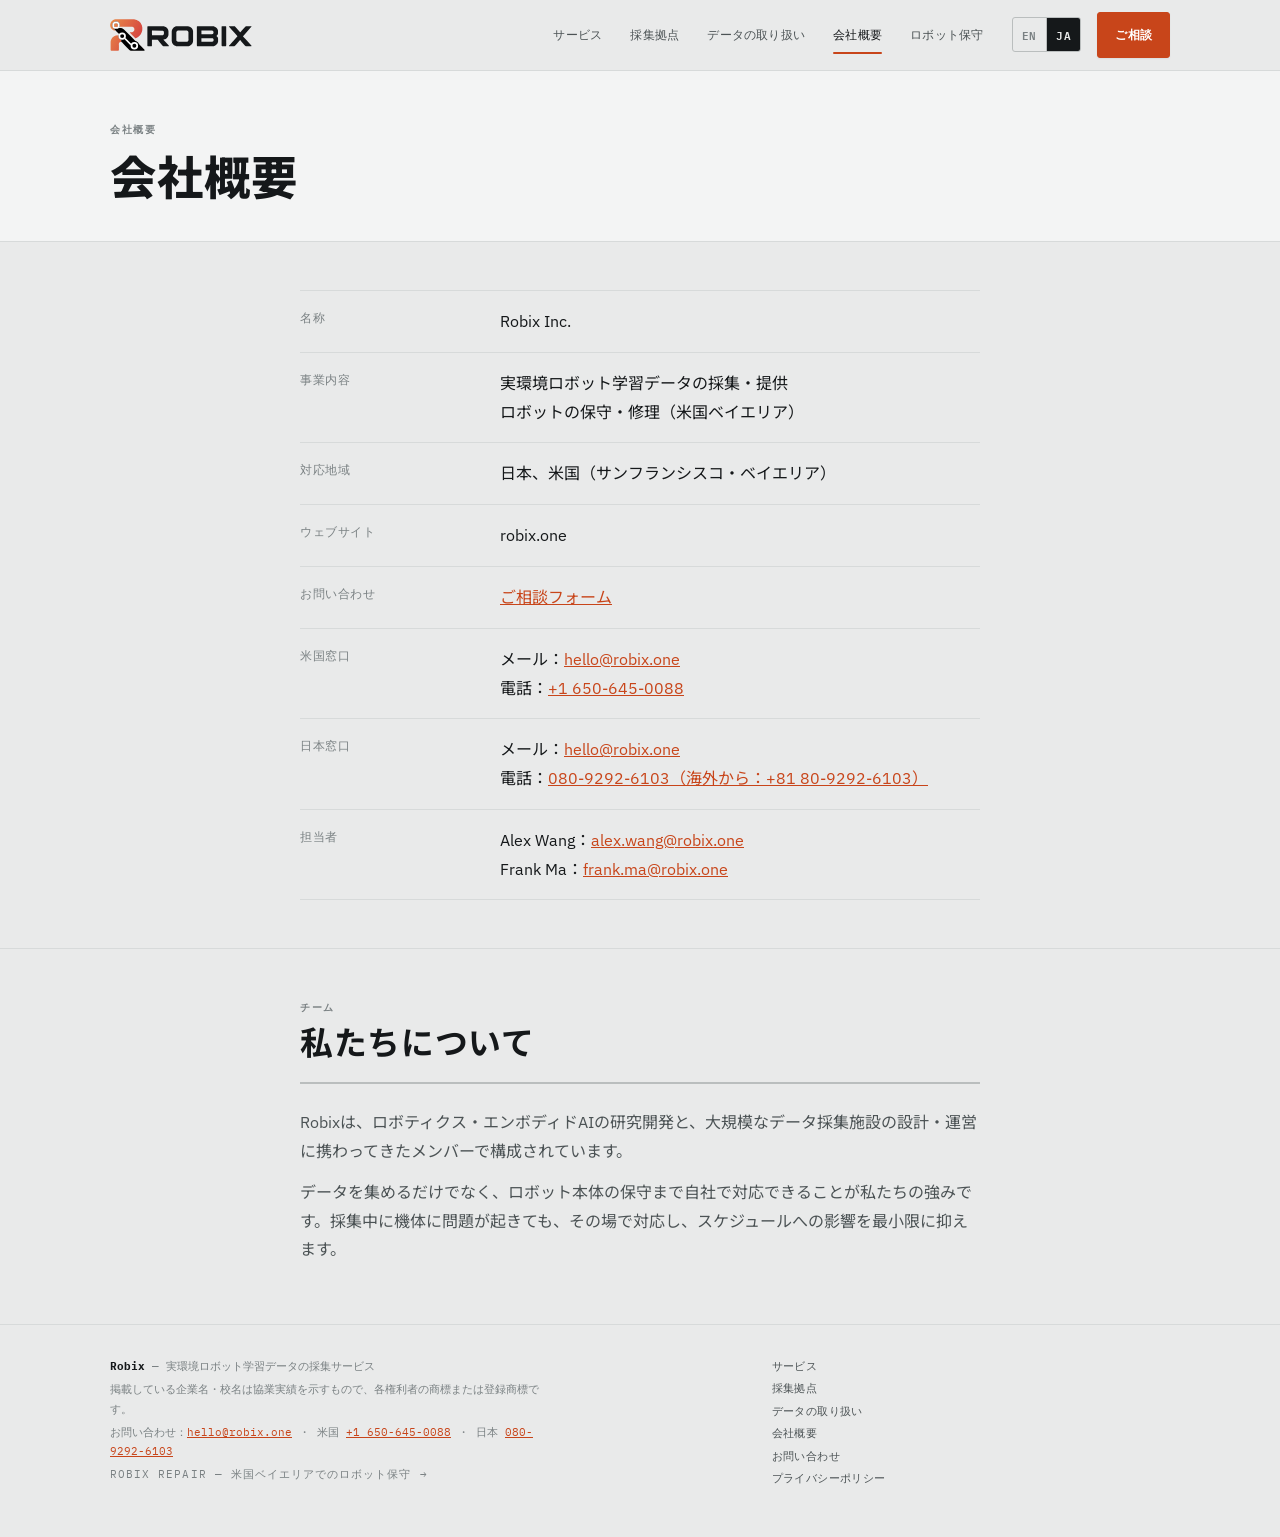
<file: company.html>
<!DOCTYPE html>
<html lang="ja">
<head>
<meta charset="utf-8">
<meta name="viewport" content="width=device-width, initial-scale=1">
<title data-i18n="t.company">会社概要 — Robix</title>
<meta name="description" data-i18n-content="d.company" content="Robixの会社概要とチームについて。">
<link rel="preconnect" href="https://fonts.googleapis.com">
<link rel="preconnect" href="https://fonts.gstatic.com" crossorigin>
<link rel="stylesheet" href="https://fonts.googleapis.com/css2?family=Saira+Condensed:wght@600;700;800&family=IBM+Plex+Sans:wght@400;500;600;700&family=IBM+Plex+Mono:wght@400;500;600&family=Noto+Sans+JP:wght@400;500;700;800&display=swap">
<link rel="icon" href="assets/favicon.svg" type="image/svg+xml">
<link rel="icon" href="assets/favicon-64.png" type="image/png" sizes="64x64">
<link rel="apple-touch-icon" href="assets/apple-touch-icon.png">
<link rel="stylesheet" href="assets/styles.css">
</head>
<body>

<header class="top">
  <div class="top-in">
    <a class="brand" href="index.html"><svg class="wordmark" viewBox="7 7 2108 476" role="img" aria-label="Robix"><defs><linearGradient id="rbx-o" gradientUnits="userSpaceOnUse" x1="20" y1="60" x2="480" y2="300"><stop offset="0" stop-color="#E8894A"/><stop offset="1" stop-color="#D4403F"/></linearGradient></defs><path fill="url(#rbx-o)" d="M124.5,251.8 114.2,249.0 110.5,249.0 102.2,251.0 97.5,251.0 83.2,255.2 69.0,262.2 53.5,273.5 39.8,287.2 31.2,300.0 23.5,315.5 19.2,327.2 16.0,345.2 16.0,466.5 19.2,474.2 25.0,479.0 30.5,480.8 125.2,480.8 130.0,479.2 135.2,475.8 138.2,470.2 139.8,464.5 139.8,450.2 138.8,447.0 139.8,442.5 139.8,396.2 138.8,393.0 138.8,378.8 139.8,372.8 142.5,364.0 148.2,357.0 152.5,353.2 158.2,350.8 162.5,349.8 170.2,349.8 174.0,348.0 174.8,346.2 174.8,333.8 175.8,330.5 175.8,318.2 174.5,315.0 171.8,312.0 165.5,309.2 153.8,300.8 145.0,291.0 140.5,283.2 137.8,276.5 133.5,260.0 127.5,253.8ZM89.5,67.0 84.8,68.5 79.2,71.8 71.8,79.2 69.2,83.0 65.2,92.2 65.0,102.5 67.0,110.0 71.8,118.5 78.2,125.0 83.2,128.0 91.5,130.5 99.2,130.8 111.8,126.5 115.5,124.0 122.0,117.5 126.2,110.2 128.8,101.5 128.8,93.2 126.2,84.8 117.5,73.8 108.8,68.8 103.2,67.0ZM14.5,70.5 10.0,89.2 10.0,106.5 13.2,122.5 16.5,131.2 21.2,140.8 29.8,152.5 43.2,165.0 57.0,173.0 68.5,176.8 79.2,176.8 81.8,175.5 82.2,173.2 75.8,163.5 73.2,161.2 64.0,149.0 59.5,140.5 53.0,132.0 46.2,120.8 42.8,109.0 42.8,103.2 41.8,100.0 42.8,96.5 42.8,89.8 48.5,72.5 57.8,61.0 64.8,55.0 71.5,50.5 83.5,45.0 92.5,42.8 99.2,42.8 111.2,45.0 119.0,48.0 132.0,57.0 137.5,62.2 142.8,68.8 148.5,80.0 151.0,89.8 151.0,105.0 147.2,116.2 147.8,119.2 150.5,120.8 327.2,120.8 339.5,122.8 349.2,126.5 356.0,131.0 363.8,139.8 366.5,145.0 369.0,153.8 369.0,170.0 366.5,177.8 363.2,184.2 355.0,193.8 344.2,200.8 337.2,203.0 330.5,203.0 327.2,204.0 305.5,204.0 302.8,205.5 302.2,208.5 303.8,211.5 335.5,243.2 338.8,247.5 350.2,259.0 354.5,262.2 383.0,291.8 385.8,292.8 390.5,291.5 407.0,284.2 423.8,274.5 434.5,266.0 446.0,255.5 456.0,244.5 462.0,236.5 470.0,223.5 480.2,200.2 484.8,184.5 486.8,174.5 486.8,167.8 487.8,164.5 487.8,137.2 486.8,134.0 486.8,127.2 484.8,121.0 482.5,108.2 478.8,97.8 474.0,87.2 465.5,72.0 460.0,64.2 453.0,56.2 442.2,45.5 432.5,37.8 416.5,27.8 403.8,21.8 378.2,13.0 366.2,11.0 326.5,11.0 323.2,10.0 297.5,10.0 294.2,11.0 288.2,10.0 169.5,10.0 166.2,11.0 159.5,11.0 156.2,10.0 105.5,10.0 102.2,11.0 87.5,11.0 70.0,15.8 56.0,22.2 49.5,27.0 47.0,28.0 39.2,34.8 25.8,49.2 21.2,56.0Z"/><path class="lg-arm" d="M53.5,64.0 45.5,77.8 42.0,90.5 42.0,106.2 45.0,117.8 50.5,128.8 60.8,140.2 61.5,147.0 68.5,156.8 107.2,195.5 110.5,199.8 135.2,224.5 141.2,231.8 141.5,233.5 136.0,245.0 134.0,253.5 134.0,271.2 137.0,281.8 141.0,290.0 145.5,296.8 154.0,305.2 160.8,309.8 172.5,314.8 174.5,316.2 175.0,320.2 174.0,323.5 174.0,343.2 175.5,348.2 185.8,354.2 205.2,373.5 208.5,377.8 247.2,418.5 258.5,431.8 288.0,462.2 294.8,467.8 306.8,474.2 316.5,477.8 321.5,478.8 327.2,478.8 330.5,479.8 507.2,479.8 516.0,478.2 521.0,475.0 521.8,473.2 521.8,467.5 520.2,464.0 491.5,434.2 488.2,430.0 437.2,379.8 430.8,364.8 423.2,355.0 414.8,347.5 406.0,342.0 387.8,334.5 381.5,330.2 374.2,322.0 338.5,286.2 335.2,282.0 214.8,161.5 205.0,154.0 194.2,148.2 183.5,144.0 174.2,142.0 135.2,142.0 124.2,148.2 123.2,147.8 131.8,141.5 142.2,129.8 148.2,119.0 151.8,105.2 151.8,91.5 148.8,80.0 146.2,73.8 142.2,67.0 132.8,56.5 125.0,51.0 116.8,47.0 106.2,44.0 95.5,43.0 92.2,44.0 87.5,44.0 75.8,47.5 62.0,55.5Z"/><circle fill="url(#rbx-o)" cx="96.4" cy="98.1" r="30.5"/><g class="lg-ring" fill="none" stroke-width="25.7"><circle cx="96.4" cy="98.1" r="42.4"/><circle cx="188.2" cy="261.7" r="42.4"/><circle cx="369.6" cy="404.9" r="42.4"/></g><path class="lg-ring-f" d="M237.5,288.8 232.5,295.8 223.2,305.2 223.2,307.5 304.2,389.5 307.5,393.8 312.5,398.8 314.0,399.0 315.5,396.2 318.8,384.0 322.8,376.2 322.5,374.2 274.5,325.2 269.5,319.2 259.5,310.2 239.2,289.0Z"/><path fill="currentColor" d="M1777.8,115.8 1776.8,120.2 1781.5,126.8 1791.5,137.0 1813.5,162.8 1837.5,188.0 1858.5,212.8 1868.2,222.5 1884.5,241.8 1903.5,262.5 1903.2,264.0 1857.5,314.0 1851.5,321.8 1823.5,352.0 1788.2,392.2 1778.5,402.0 1776.5,405.8 1776.2,408.2 1779.8,413.0 1781.5,413.8 1847.2,413.8 1855.8,411.8 1860.0,409.8 1866.8,405.2 1891.2,379.8 1941.8,320.0 1944.0,320.5 1960.5,340.8 2009.5,397.8 2016.0,404.2 2023.8,409.8 2028.0,411.8 2036.5,413.8 2104.2,413.8 2109.0,411.8 2111.0,410.0 2111.8,408.2 2111.8,404.5 2109.8,401.2 2046.2,331.8 2022.2,304.0 1989.5,269.2 1986.0,264.2 1986.5,261.8 2016.2,229.8 2096.2,138.0 2107.2,126.8 2110.8,122.0 2111.8,119.0 2110.8,115.8 2109.0,114.0 2106.2,113.0 2041.5,113.0 2030.0,116.0 2023.8,119.0 2020.0,121.5 2005.5,136.0 1961.5,187.0 1956.5,193.8 1945.0,205.8 1942.8,205.2 1877.2,129.0 1866.8,118.5 1863.8,116.5 1852.2,113.0 1782.5,113.0 1779.8,114.0ZM1678.5,113.0 1674.5,114.2 1671.0,116.5 1668.5,119.0 1667.0,122.5 1667.0,402.2 1670.0,409.0 1674.8,412.8 1677.5,413.8 1725.2,413.8 1730.0,412.0 1735.2,406.0 1735.8,389.5 1736.8,386.2 1736.8,369.5 1735.8,366.2 1735.8,121.5 1733.2,117.0 1730.8,114.5 1727.2,113.0ZM1301.5,118.0 1299.0,123.5 1299.0,401.2 1300.5,406.0 1303.8,410.8 1310.5,413.8 1532.2,413.8 1550.5,410.8 1566.0,405.2 1573.0,401.8 1582.8,395.2 1595.2,383.8 1604.8,371.0 1609.2,362.0 1612.8,351.5 1614.8,340.2 1614.8,301.5 1611.8,286.2 1609.2,280.0 1605.2,274.0 1593.8,262.5 1590.5,260.2 1590.5,259.0 1603.2,246.8 1609.2,237.0 1611.8,229.5 1613.8,220.2 1613.8,182.5 1609.8,167.0 1604.8,156.8 1597.2,146.0 1589.0,137.0 1579.0,129.0 1564.0,120.5 1550.2,116.0 1533.2,113.0 1309.5,113.0 1305.5,114.2ZM1366.8,294.8 1368.8,292.8 1529.2,292.8 1536.0,294.8 1539.8,297.2 1545.0,302.8 1548.0,311.5 1548.0,324.2 1545.5,333.0 1542.5,337.8 1536.0,343.0 1526.2,346.0 1368.8,346.0 1366.8,344.0ZM1366.8,181.8 1368.8,179.8 1528.2,179.8 1533.0,181.2 1537.8,184.2 1541.5,188.0 1544.5,192.8 1546.0,197.5 1546.0,202.2 1547.0,205.5 1546.0,216.2 1542.5,223.8 1537.8,228.5 1532.0,231.5 1525.2,233.0 1369.5,233.0 1368.2,232.5 1366.8,230.2 1366.8,221.5 1367.8,218.2 1367.8,208.5 1366.8,205.2ZM948.5,140.0 939.5,151.0 933.0,161.8 929.0,172.0 926.0,184.5 926.0,190.2 925.0,193.5 925.0,332.2 928.0,350.5 932.5,363.0 944.5,381.8 955.0,392.2 966.8,400.8 977.8,406.2 991.2,410.8 1008.5,413.8 1160.2,413.8 1176.5,410.8 1195.0,403.8 1208.8,395.2 1223.2,381.8 1231.8,370.0 1236.2,361.0 1239.8,351.5 1242.8,335.2 1242.8,190.5 1240.5,176.5 1234.2,160.0 1224.2,145.0 1211.8,132.5 1206.0,128.0 1192.0,120.5 1182.5,117.0 1164.2,113.0 1004.5,113.0 989.2,116.0 978.8,119.5 967.8,125.0 958.0,131.5ZM998.2,192.0 1005.0,185.2 1008.8,182.8 1018.5,179.8 1150.2,179.8 1158.2,182.0 1163.8,185.2 1170.0,191.8 1174.0,201.5 1174.0,302.2 1175.0,305.5 1175.0,317.2 1173.0,326.8 1169.5,333.8 1162.0,341.0 1155.8,344.0 1148.2,346.0 1018.5,346.0 1009.8,343.5 1002.8,339.0 995.8,330.0 993.8,323.2 993.8,202.5 996.0,195.5ZM564.8,118.8 563.0,123.5 563.0,403.2 565.0,408.0 568.8,412.0 573.5,413.8 621.2,413.8 626.0,411.8 628.8,409.0 630.8,404.2 630.8,320.2 631.2,316.5 633.5,314.8 714.2,314.8 716.0,315.5 729.5,331.0 736.5,340.8 782.5,396.8 794.0,408.2 802.0,412.8 805.5,413.8 877.2,413.8 881.8,410.8 882.8,408.2 882.5,405.5 878.2,399.0 802.2,314.5 803.8,312.8 808.2,312.8 823.0,309.2 837.0,302.8 845.8,297.2 859.2,283.8 864.8,276.0 871.2,263.0 874.8,252.5 876.8,241.2 876.8,189.5 874.8,177.5 870.2,163.8 862.8,150.8 859.2,146.0 846.8,133.5 836.0,126.0 825.0,120.5 809.2,115.2 796.2,113.0 573.5,113.0 569.5,114.2ZM630.8,181.8 632.8,179.8 788.2,180.0 795.0,182.2 799.8,185.2 804.5,190.0 806.8,193.5 809.0,201.5 809.0,226.2 807.8,232.2 804.5,238.8 798.8,244.5 792.8,248.0 782.2,250.0 633.8,250.0 631.8,248.0 631.8,235.5 630.8,232.2Z"/></svg></a>
    <nav class="nav">
      <a class="lnk" href="service.html" data-i18n="nav.service">サービス</a>
      <a class="lnk" href="facility.html" data-i18n="nav.facility">採集拠点</a>
      <a class="lnk" href="security.html" data-i18n="nav.security">データの取り扱い</a>
      <a class="lnk" href="company.html" data-i18n="nav.company">会社概要</a>
      <a class="lnk" href="repair.html" data-i18n="nav.repair">ロボット保守</a>
      <a class="lnk lnk-m" href="contact.html" data-i18n="nav.cta">ご相談</a>
    </nav>
    <div class="lang" role="group" aria-label="Language"><button type="button" data-lang="en" aria-pressed="false">EN</button><button type="button" data-lang="ja" aria-pressed="true">JA</button></div>
    <a class="btn btn-p nav-cta" href="contact.html" data-i18n="nav.cta">ご相談</a>
    <button class="burger btn btn-gh" type="button" aria-expanded="false">メニュー</button>
  </div>
</header>

<div class="phead">
  <div class="wrap">
    <span class="lab" data-i18n="nav.company">会社概要</span>
    <h1 data-i18n="nav.company">会社概要</h1>
  </div>
</div>

<section>
  <div class="wrap narrow">
    <dl class="facts">
      <dt data-i18n="co.name">名称</dt><dd>Robix Inc.</dd>
      <dt data-i18n="co.biz">事業内容</dt>
      <dd><span data-i18n="co.biz1">実環境ロボット学習データの採集・提供</span><br>
        <span data-i18n="co.biz2">ロボットの保守・修理（米国ベイエリア）</span></dd>
      <dt data-i18n="co.area">対応地域</dt><dd data-i18n="co.areav">日本、米国（サンフランシスコ・ベイエリア）</dd>
      <dt data-i18n="co.web">ウェブサイト</dt><dd>robix.one</dd>
      <dt data-i18n="co.contact">お問い合わせ</dt>
      <dd><a href="contact.html" data-i18n="co.form">ご相談フォーム</a></dd>
      <dt data-i18n="co.us">米国窓口</dt>
      <dd><span data-i18n="co.mail">メール</span>：<a href="mailto:hello@robix.one">hello@robix.one</a><br>
        <span data-i18n="co.tel">電話</span>：<a href="tel:+16506450088">+1 650-645-0088</a></dd>
      <dt data-i18n="co.jp">日本窓口</dt>
      <dd><span data-i18n="co.mail">メール</span>：<a href="mailto:hello@robix.one">hello@robix.one</a><br>
        <span data-i18n="co.tel">電話</span>：<a href="tel:+818092926103" data-i18n="co.telv">080-9292-6103（海外から：+81 80-9292-6103）</a></dd>
      <dt data-i18n="co.people">担当者</dt>
      <dd>Alex Wang：<a href="mailto:alex.wang@robix.one">alex.wang@robix.one</a><br>
        Frank Ma：<a href="mailto:frank.ma@robix.one">frank.ma@robix.one</a></dd>
      <!-- TODO(user): 日本窓口の担当者名・契約主体が決まったら追記 -->
    </dl>
  </div>
</section>

<section>
  <div class="wrap narrow">
    <div class="shead"><div><span class="lab" data-i18n="co.team.lab">チーム</span>
      <h2 data-i18n="co.team.h2">私たちについて</h2></div></div>
    <div class="prose">
      <p data-i18n="co.team.p1">Robixは、ロボティクス・エンボディドAIの研究開発と、大規模なデータ採集施設の設計・運営に携わってきたメンバーで構成されています。</p>
      <p data-i18n="co.team.p2">データを集めるだけでなく、ロボット本体の保守まで自社で対応できることが私たちの強みです。採集中に機体に問題が起きても、その場で対応し、スケジュールへの影響を最小限に抑えます。</p>
    </div>
  </div>
</section>

<footer class="btm">
  <div class="wrap">
    <div>
      <p><b>Robix</b> — <span data-i18n="foot.tag">実環境ロボット学習データの採集サービス</span></p>
      <p data-i18n="foot.tm">掲載している企業名・校名は協業実績を示すもので、各権利者の商標または登録商標です。</p>
      <p><span data-i18n="foot.ct">お問い合わせ</span>：<a href="mailto:hello@robix.one">hello@robix.one</a> ・ <span data-i18n="foot.us">米国</span> <a href="tel:+16506450088">+1 650-645-0088</a> ・ <span data-i18n="foot.jp">日本</span> <a href="tel:+818092926103" data-i18n="foot.tel">080-9292-6103</a></p>
      <p><a class="subbrand" href="repair.html" data-i18n="foot.repair">Robix Repair — 米国ベイエリアでのロボット保守 →</a></p>
    </div>
    <nav class="fnav">
      <a href="service.html" data-i18n="nav.service">サービス</a>
      <a href="facility.html" data-i18n="nav.facility">採集拠点</a>
      <a href="security.html" data-i18n="nav.security">データの取り扱い</a>
      <a href="company.html" data-i18n="nav.company">会社概要</a>
      <a href="contact.html" data-i18n="nav.contact">お問い合わせ</a>
      <a href="privacy.html" data-i18n="nav.privacy">プライバシーポリシー</a>
    </nav>
  </div>
</footer>

<script src="assets/data.js"></script>
<script src="assets/i18n.js"></script>
<script src="assets/app.js"></script>
</body>
</html>
</file>
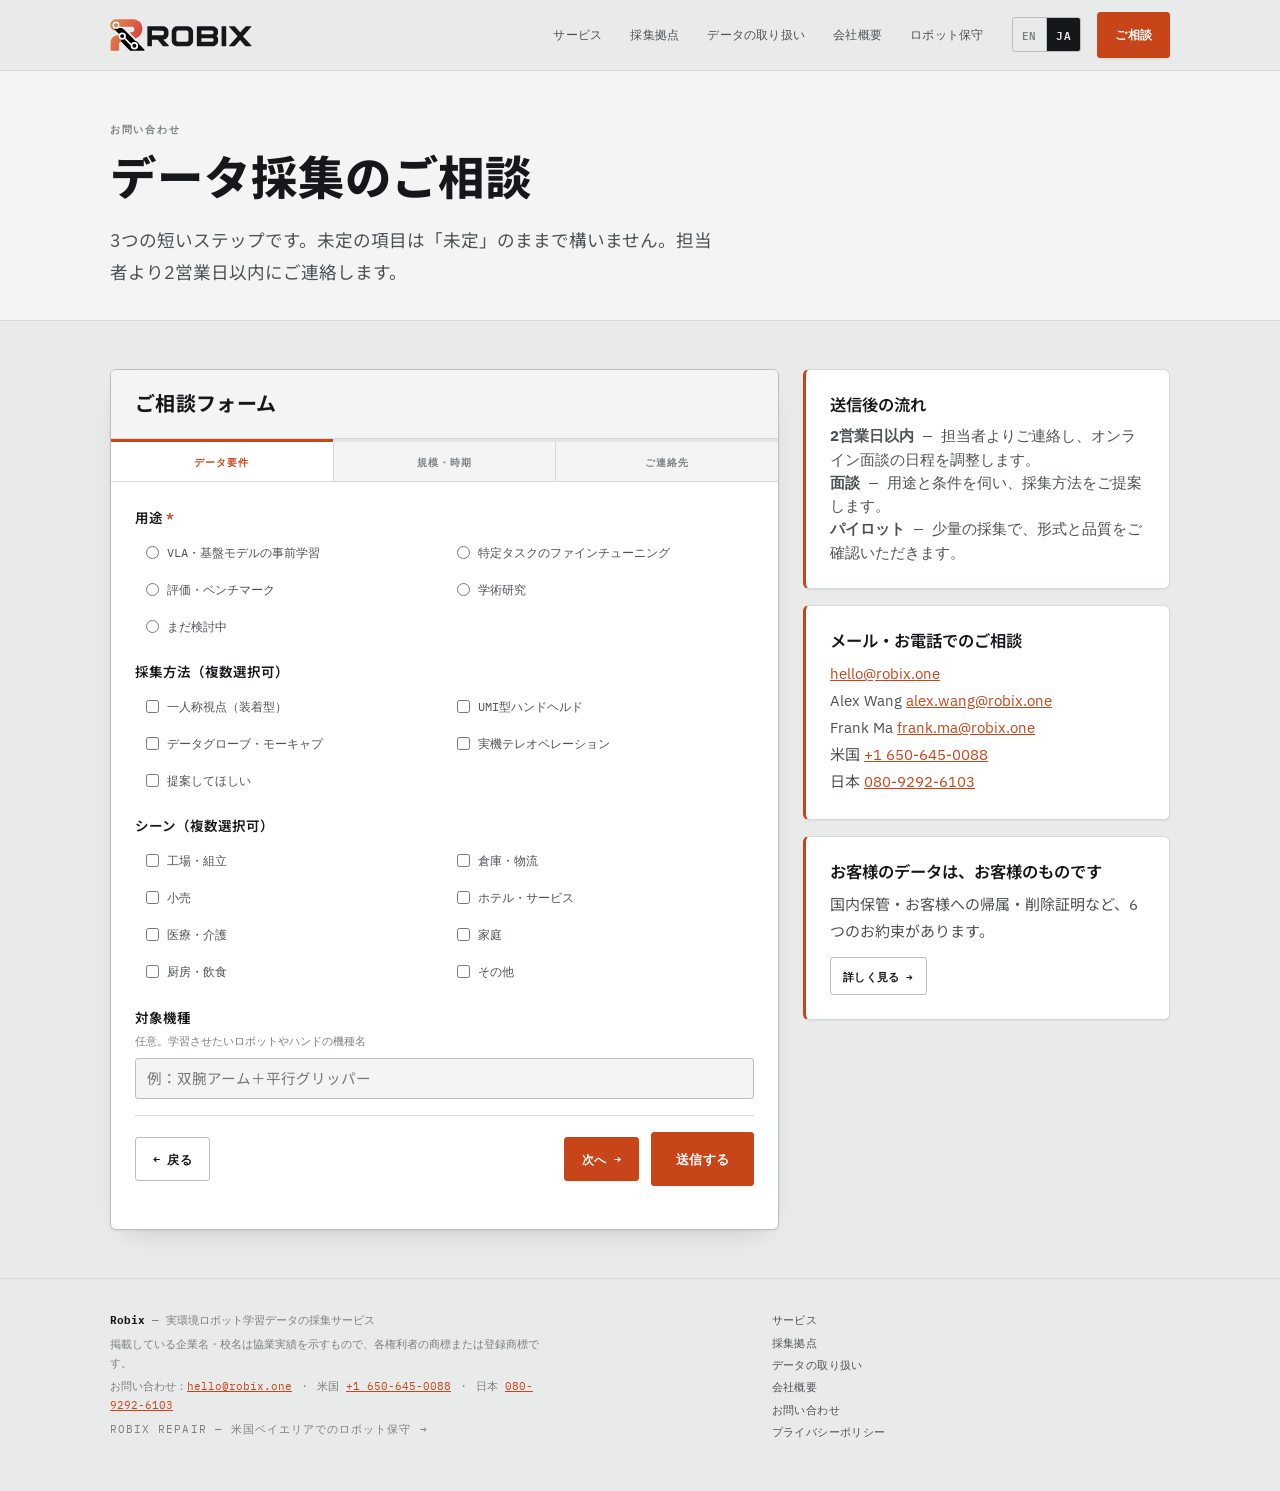
<file: contact.html>
<!DOCTYPE html>
<html lang="ja">
<head>
<meta charset="utf-8">
<meta name="viewport" content="width=device-width, initial-scale=1">
<title data-i18n="t.contact">ご相談 — Robix</title>
<meta name="description" data-i18n-content="d.contact" content="データ採集のご相談フォーム。3つのステップで入力でき、担当者より2営業日以内にご連絡します。">
<link rel="preconnect" href="https://fonts.googleapis.com">
<link rel="preconnect" href="https://fonts.gstatic.com" crossorigin>
<link rel="stylesheet" href="https://fonts.googleapis.com/css2?family=Saira+Condensed:wght@600;700;800&family=IBM+Plex+Sans:wght@400;500;600;700&family=IBM+Plex+Mono:wght@400;500;600&family=Noto+Sans+JP:wght@400;500;700;800&display=swap">
<link rel="icon" href="assets/favicon.svg" type="image/svg+xml">
<link rel="icon" href="assets/favicon-64.png" type="image/png" sizes="64x64">
<link rel="apple-touch-icon" href="assets/apple-touch-icon.png">
<link rel="stylesheet" href="assets/styles.css">
</head>
<body>

<header class="top">
  <div class="top-in">
    <a class="brand" href="index.html"><svg class="wordmark" viewBox="7 7 2108 476" role="img" aria-label="Robix"><defs><linearGradient id="rbx-o" gradientUnits="userSpaceOnUse" x1="20" y1="60" x2="480" y2="300"><stop offset="0" stop-color="#E8894A"/><stop offset="1" stop-color="#D4403F"/></linearGradient></defs><path fill="url(#rbx-o)" d="M124.5,251.8 114.2,249.0 110.5,249.0 102.2,251.0 97.5,251.0 83.2,255.2 69.0,262.2 53.5,273.5 39.8,287.2 31.2,300.0 23.5,315.5 19.2,327.2 16.0,345.2 16.0,466.5 19.2,474.2 25.0,479.0 30.5,480.8 125.2,480.8 130.0,479.2 135.2,475.8 138.2,470.2 139.8,464.5 139.8,450.2 138.8,447.0 139.8,442.5 139.8,396.2 138.8,393.0 138.8,378.8 139.8,372.8 142.5,364.0 148.2,357.0 152.5,353.2 158.2,350.8 162.5,349.8 170.2,349.8 174.0,348.0 174.8,346.2 174.8,333.8 175.8,330.5 175.8,318.2 174.5,315.0 171.8,312.0 165.5,309.2 153.8,300.8 145.0,291.0 140.5,283.2 137.8,276.5 133.5,260.0 127.5,253.8ZM89.5,67.0 84.8,68.5 79.2,71.8 71.8,79.2 69.2,83.0 65.2,92.2 65.0,102.5 67.0,110.0 71.8,118.5 78.2,125.0 83.2,128.0 91.5,130.5 99.2,130.8 111.8,126.5 115.5,124.0 122.0,117.5 126.2,110.2 128.8,101.5 128.8,93.2 126.2,84.8 117.5,73.8 108.8,68.8 103.2,67.0ZM14.5,70.5 10.0,89.2 10.0,106.5 13.2,122.5 16.5,131.2 21.2,140.8 29.8,152.5 43.2,165.0 57.0,173.0 68.5,176.8 79.2,176.8 81.8,175.5 82.2,173.2 75.8,163.5 73.2,161.2 64.0,149.0 59.5,140.5 53.0,132.0 46.2,120.8 42.8,109.0 42.8,103.2 41.8,100.0 42.8,96.5 42.8,89.8 48.5,72.5 57.8,61.0 64.8,55.0 71.5,50.5 83.5,45.0 92.5,42.8 99.2,42.8 111.2,45.0 119.0,48.0 132.0,57.0 137.5,62.2 142.8,68.8 148.5,80.0 151.0,89.8 151.0,105.0 147.2,116.2 147.8,119.2 150.5,120.8 327.2,120.8 339.5,122.8 349.2,126.5 356.0,131.0 363.8,139.8 366.5,145.0 369.0,153.8 369.0,170.0 366.5,177.8 363.2,184.2 355.0,193.8 344.2,200.8 337.2,203.0 330.5,203.0 327.2,204.0 305.5,204.0 302.8,205.5 302.2,208.5 303.8,211.5 335.5,243.2 338.8,247.5 350.2,259.0 354.5,262.2 383.0,291.8 385.8,292.8 390.5,291.5 407.0,284.2 423.8,274.5 434.5,266.0 446.0,255.5 456.0,244.5 462.0,236.5 470.0,223.5 480.2,200.2 484.8,184.5 486.8,174.5 486.8,167.8 487.8,164.5 487.8,137.2 486.8,134.0 486.8,127.2 484.8,121.0 482.5,108.2 478.8,97.8 474.0,87.2 465.5,72.0 460.0,64.2 453.0,56.2 442.2,45.5 432.5,37.8 416.5,27.8 403.8,21.8 378.2,13.0 366.2,11.0 326.5,11.0 323.2,10.0 297.5,10.0 294.2,11.0 288.2,10.0 169.5,10.0 166.2,11.0 159.5,11.0 156.2,10.0 105.5,10.0 102.2,11.0 87.5,11.0 70.0,15.8 56.0,22.2 49.5,27.0 47.0,28.0 39.2,34.8 25.8,49.2 21.2,56.0Z"/><path class="lg-arm" d="M53.5,64.0 45.5,77.8 42.0,90.5 42.0,106.2 45.0,117.8 50.5,128.8 60.8,140.2 61.5,147.0 68.5,156.8 107.2,195.5 110.5,199.8 135.2,224.5 141.2,231.8 141.5,233.5 136.0,245.0 134.0,253.5 134.0,271.2 137.0,281.8 141.0,290.0 145.5,296.8 154.0,305.2 160.8,309.8 172.5,314.8 174.5,316.2 175.0,320.2 174.0,323.5 174.0,343.2 175.5,348.2 185.8,354.2 205.2,373.5 208.5,377.8 247.2,418.5 258.5,431.8 288.0,462.2 294.8,467.8 306.8,474.2 316.5,477.8 321.5,478.8 327.2,478.8 330.5,479.8 507.2,479.8 516.0,478.2 521.0,475.0 521.8,473.2 521.8,467.5 520.2,464.0 491.5,434.2 488.2,430.0 437.2,379.8 430.8,364.8 423.2,355.0 414.8,347.5 406.0,342.0 387.8,334.5 381.5,330.2 374.2,322.0 338.5,286.2 335.2,282.0 214.8,161.5 205.0,154.0 194.2,148.2 183.5,144.0 174.2,142.0 135.2,142.0 124.2,148.2 123.2,147.8 131.8,141.5 142.2,129.8 148.2,119.0 151.8,105.2 151.8,91.5 148.8,80.0 146.2,73.8 142.2,67.0 132.8,56.5 125.0,51.0 116.8,47.0 106.2,44.0 95.5,43.0 92.2,44.0 87.5,44.0 75.8,47.5 62.0,55.5Z"/><circle fill="url(#rbx-o)" cx="96.4" cy="98.1" r="30.5"/><g class="lg-ring" fill="none" stroke-width="25.7"><circle cx="96.4" cy="98.1" r="42.4"/><circle cx="188.2" cy="261.7" r="42.4"/><circle cx="369.6" cy="404.9" r="42.4"/></g><path class="lg-ring-f" d="M237.5,288.8 232.5,295.8 223.2,305.2 223.2,307.5 304.2,389.5 307.5,393.8 312.5,398.8 314.0,399.0 315.5,396.2 318.8,384.0 322.8,376.2 322.5,374.2 274.5,325.2 269.5,319.2 259.5,310.2 239.2,289.0Z"/><path fill="currentColor" d="M1777.8,115.8 1776.8,120.2 1781.5,126.8 1791.5,137.0 1813.5,162.8 1837.5,188.0 1858.5,212.8 1868.2,222.5 1884.5,241.8 1903.5,262.5 1903.2,264.0 1857.5,314.0 1851.5,321.8 1823.5,352.0 1788.2,392.2 1778.5,402.0 1776.5,405.8 1776.2,408.2 1779.8,413.0 1781.5,413.8 1847.2,413.8 1855.8,411.8 1860.0,409.8 1866.8,405.2 1891.2,379.8 1941.8,320.0 1944.0,320.5 1960.5,340.8 2009.5,397.8 2016.0,404.2 2023.8,409.8 2028.0,411.8 2036.5,413.8 2104.2,413.8 2109.0,411.8 2111.0,410.0 2111.8,408.2 2111.8,404.5 2109.8,401.2 2046.2,331.8 2022.2,304.0 1989.5,269.2 1986.0,264.2 1986.5,261.8 2016.2,229.8 2096.2,138.0 2107.2,126.8 2110.8,122.0 2111.8,119.0 2110.8,115.8 2109.0,114.0 2106.2,113.0 2041.5,113.0 2030.0,116.0 2023.8,119.0 2020.0,121.5 2005.5,136.0 1961.5,187.0 1956.5,193.8 1945.0,205.8 1942.8,205.2 1877.2,129.0 1866.8,118.5 1863.8,116.5 1852.2,113.0 1782.5,113.0 1779.8,114.0ZM1678.5,113.0 1674.5,114.2 1671.0,116.5 1668.5,119.0 1667.0,122.5 1667.0,402.2 1670.0,409.0 1674.8,412.8 1677.5,413.8 1725.2,413.8 1730.0,412.0 1735.2,406.0 1735.8,389.5 1736.8,386.2 1736.8,369.5 1735.8,366.2 1735.8,121.5 1733.2,117.0 1730.8,114.5 1727.2,113.0ZM1301.5,118.0 1299.0,123.5 1299.0,401.2 1300.5,406.0 1303.8,410.8 1310.5,413.8 1532.2,413.8 1550.5,410.8 1566.0,405.2 1573.0,401.8 1582.8,395.2 1595.2,383.8 1604.8,371.0 1609.2,362.0 1612.8,351.5 1614.8,340.2 1614.8,301.5 1611.8,286.2 1609.2,280.0 1605.2,274.0 1593.8,262.5 1590.5,260.2 1590.5,259.0 1603.2,246.8 1609.2,237.0 1611.8,229.5 1613.8,220.2 1613.8,182.5 1609.8,167.0 1604.8,156.8 1597.2,146.0 1589.0,137.0 1579.0,129.0 1564.0,120.5 1550.2,116.0 1533.2,113.0 1309.5,113.0 1305.5,114.2ZM1366.8,294.8 1368.8,292.8 1529.2,292.8 1536.0,294.8 1539.8,297.2 1545.0,302.8 1548.0,311.5 1548.0,324.2 1545.5,333.0 1542.5,337.8 1536.0,343.0 1526.2,346.0 1368.8,346.0 1366.8,344.0ZM1366.8,181.8 1368.8,179.8 1528.2,179.8 1533.0,181.2 1537.8,184.2 1541.5,188.0 1544.5,192.8 1546.0,197.5 1546.0,202.2 1547.0,205.5 1546.0,216.2 1542.5,223.8 1537.8,228.5 1532.0,231.5 1525.2,233.0 1369.5,233.0 1368.2,232.5 1366.8,230.2 1366.8,221.5 1367.8,218.2 1367.8,208.5 1366.8,205.2ZM948.5,140.0 939.5,151.0 933.0,161.8 929.0,172.0 926.0,184.5 926.0,190.2 925.0,193.5 925.0,332.2 928.0,350.5 932.5,363.0 944.5,381.8 955.0,392.2 966.8,400.8 977.8,406.2 991.2,410.8 1008.5,413.8 1160.2,413.8 1176.5,410.8 1195.0,403.8 1208.8,395.2 1223.2,381.8 1231.8,370.0 1236.2,361.0 1239.8,351.5 1242.8,335.2 1242.8,190.5 1240.5,176.5 1234.2,160.0 1224.2,145.0 1211.8,132.5 1206.0,128.0 1192.0,120.5 1182.5,117.0 1164.2,113.0 1004.5,113.0 989.2,116.0 978.8,119.5 967.8,125.0 958.0,131.5ZM998.2,192.0 1005.0,185.2 1008.8,182.8 1018.5,179.8 1150.2,179.8 1158.2,182.0 1163.8,185.2 1170.0,191.8 1174.0,201.5 1174.0,302.2 1175.0,305.5 1175.0,317.2 1173.0,326.8 1169.5,333.8 1162.0,341.0 1155.8,344.0 1148.2,346.0 1018.5,346.0 1009.8,343.5 1002.8,339.0 995.8,330.0 993.8,323.2 993.8,202.5 996.0,195.5ZM564.8,118.8 563.0,123.5 563.0,403.2 565.0,408.0 568.8,412.0 573.5,413.8 621.2,413.8 626.0,411.8 628.8,409.0 630.8,404.2 630.8,320.2 631.2,316.5 633.5,314.8 714.2,314.8 716.0,315.5 729.5,331.0 736.5,340.8 782.5,396.8 794.0,408.2 802.0,412.8 805.5,413.8 877.2,413.8 881.8,410.8 882.8,408.2 882.5,405.5 878.2,399.0 802.2,314.5 803.8,312.8 808.2,312.8 823.0,309.2 837.0,302.8 845.8,297.2 859.2,283.8 864.8,276.0 871.2,263.0 874.8,252.5 876.8,241.2 876.8,189.5 874.8,177.5 870.2,163.8 862.8,150.8 859.2,146.0 846.8,133.5 836.0,126.0 825.0,120.5 809.2,115.2 796.2,113.0 573.5,113.0 569.5,114.2ZM630.8,181.8 632.8,179.8 788.2,180.0 795.0,182.2 799.8,185.2 804.5,190.0 806.8,193.5 809.0,201.5 809.0,226.2 807.8,232.2 804.5,238.8 798.8,244.5 792.8,248.0 782.2,250.0 633.8,250.0 631.8,248.0 631.8,235.5 630.8,232.2Z"/></svg></a>
    <nav class="nav">
      <a class="lnk" href="service.html" data-i18n="nav.service">サービス</a>
      <a class="lnk" href="facility.html" data-i18n="nav.facility">採集拠点</a>
      <a class="lnk" href="security.html" data-i18n="nav.security">データの取り扱い</a>
      <a class="lnk" href="company.html" data-i18n="nav.company">会社概要</a>
      <a class="lnk" href="repair.html" data-i18n="nav.repair">ロボット保守</a>
      <a class="lnk lnk-m" href="contact.html" data-i18n="nav.cta">ご相談</a>
    </nav>
    <div class="lang" role="group" aria-label="Language"><button type="button" data-lang="en" aria-pressed="false">EN</button><button type="button" data-lang="ja" aria-pressed="true">JA</button></div>
    <a class="btn btn-p nav-cta" href="contact.html" data-i18n="nav.cta">ご相談</a>
    <button class="burger btn btn-gh" type="button" aria-expanded="false">メニュー</button>
  </div>
</header>

<div class="phead">
  <div class="wrap">
    <span class="lab" data-i18n="nav.contact">お問い合わせ</span>
    <h1 data-i18n="ct.h1">データ採集のご相談</h1>
    <p class="lede" data-i18n="ct.lede">3つの短いステップです。未定の項目は「未定」のままで構いません。担当者より2営業日以内にご連絡します。</p>
  </div>
</div>

<section>
  <div class="wrap split">

    <div class="order">
      <div class="order-h"><span class="t" data-i18n="ct.formt">ご相談フォーム</span></div>
      <div class="prog"><i id="p1"></i></div>
      <div class="dots" id="d1"><span class="on" data-i18n="ct.s1">データ要件</span><span data-i18n="ct.s2">規模・時期</span><span data-i18n="ct.s3">ご連絡先</span></div>
      <div class="order-b">
        <form id="f1" novalidate data-wizard data-dots="d1" data-bar="p1" data-done="dn1"
              data-key="rbx-inq" data-subject="Robix — data collection inquiry">
          <input type="hidden" name="form_type" value="data_inquiry">
          <input type="hidden" name="lang" value="ja">

          <!-- 1 · requirements -->
          <div class="pane on">
            <div class="f">
              <span class="fl"><span data-i18n="ct.use">用途</span> <span class="req">*</span></span>
              <div class="opts two">
                <label class="opt"><input type="radio" name="use" value="VLA / foundation model pre-training" required> <span data-i18n="ct.use1">VLA・基盤モデルの事前学習</span></label>
                <label class="opt"><input type="radio" name="use" value="Task-specific fine-tuning"> <span data-i18n="ct.use2">特定タスクのファインチューニング</span></label>
                <label class="opt"><input type="radio" name="use" value="Evaluation / benchmark"> <span data-i18n="ct.use3">評価・ベンチマーク</span></label>
                <label class="opt"><input type="radio" name="use" value="Academic research"> <span data-i18n="ct.use4">学術研究</span></label>
                <label class="opt"><input type="radio" name="use" value="Exploring"> <span data-i18n="ct.use5">まだ検討中</span></label>
              </div>
            </div>
            <div class="f">
              <span class="fl" data-i18n="ct.method">採集方法（複数選択可）</span>
              <div class="opts two">
                <label class="opt"><input type="checkbox" name="method" value="Egocentric wearable"> <span data-i18n="ct.m1">一人称視点（装着型）</span></label>
                <label class="opt"><input type="checkbox" name="method" value="UMI handheld gripper"> <span data-i18n="ct.m2">UMI型ハンドヘルド</span></label>
                <label class="opt"><input type="checkbox" name="method" value="Data glove / mocap"> <span data-i18n="ct.m3">データグローブ・モーキャプ</span></label>
                <label class="opt"><input type="checkbox" name="method" value="Robot teleoperation"> <span data-i18n="ct.m4">実機テレオペレーション</span></label>
                <label class="opt"><input type="checkbox" name="method" value="Recommend one"> <span data-i18n="ct.m5">提案してほしい</span></label>
              </div>
            </div>
            <div class="f">
              <span class="fl" data-i18n="ct.scene">シーン（複数選択可）</span>
              <div class="opts two">
                <label class="opt"><input type="checkbox" name="scenes" value="Factory / assembly"> <span data-i18n="ct.sc1">工場・組立</span></label>
                <label class="opt"><input type="checkbox" name="scenes" value="Warehouse / logistics"> <span data-i18n="ct.sc2">倉庫・物流</span></label>
                <label class="opt"><input type="checkbox" name="scenes" value="Retail"> <span data-i18n="ct.sc3">小売</span></label>
                <label class="opt"><input type="checkbox" name="scenes" value="Hotel / hospitality"> <span data-i18n="ct.sc4">ホテル・サービス</span></label>
                <label class="opt"><input type="checkbox" name="scenes" value="Healthcare / elder care"> <span data-i18n="ct.sc5">医療・介護</span></label>
                <label class="opt"><input type="checkbox" name="scenes" value="Home"> <span data-i18n="ct.sc6">家庭</span></label>
                <label class="opt"><input type="checkbox" name="scenes" value="Kitchen / food service"> <span data-i18n="ct.sc7">厨房・飲食</span></label>
                <label class="opt"><input type="checkbox" name="scenes" value="Other"> <span data-i18n="ct.sc8">その他</span></label>
              </div>
            </div>
            <div class="f">
              <label for="i_robot" data-i18n="ct.robot">対象機種</label>
              <span class="hint" data-i18n="ct.robotHint">任意。学習させたいロボットやハンドの機種名</span>
              <input type="text" id="i_robot" name="target_robot" data-i18n-ph="ct.robotPh" placeholder="例：双腕アーム＋平行グリッパー">
            </div>
          </div>

          <!-- 2 · scale & timing -->
          <div class="pane">
            <div class="f">
              <span class="fl"><span data-i18n="ct.vol">想定規模</span> <span class="req">*</span></span>
              <div class="tiles">
                <label class="tile"><input type="radio" name="volume" value="Pilot (<100h)" required><span class="a">&lt;100h</span><span class="s" data-i18n="ct.vol1">パイロット</span></label>
                <label class="tile"><input type="radio" name="volume" value="100-1,000h"><span class="a">100–1k h</span><span class="s" data-i18n="ct.vol2">中規模</span></label>
                <label class="tile"><input type="radio" name="volume" value="1,000h+"><span class="a">1k h+</span><span class="s" data-i18n="ct.vol3">大規模</span></label>
                <label class="tile"><input type="radio" name="volume" value="Undecided"><span class="a">?</span><span class="s" data-i18n="ct.undecided">未定</span></label>
              </div>
            </div>
            <div class="g2">
              <div class="f"><label for="i_start" data-i18n="ct.start">開始希望時期</label>
                <select id="i_start" name="start">
                  <option value="" data-i18n="ct.select">選択してください</option>
                  <option value="Within 1 month" data-i18n="ct.st1">1か月以内</option>
                  <option value="Within 3 months" data-i18n="ct.st2">3か月以内</option>
                  <option value="Within 6 months" data-i18n="ct.st3">半年以内</option>
                  <option value="Researching" data-i18n="ct.st4">情報収集の段階</option>
                </select></div>
              <div class="f"><label for="i_where" data-i18n="ct.where">採集場所</label>
                <select id="i_where" name="location">
                  <option value="" data-i18n="ct.select">選択してください</option>
                  <option value="Our site in Japan" data-i18n="ct.wh1">自社の現場（日本）</option>
                  <option value="Robix site" data-i18n="ct.wh2">Robixの採集拠点</option>
                  <option value="SF Bay Area" data-i18n="ct.wh3">米国ベイエリア</option>
                  <option value="Undecided" data-i18n="ct.undecided">未定</option>
                </select></div>
            </div>
            <div class="f">
              <span class="fl" data-i18n="ct.fmt">納品形式（複数選択可）</span>
              <div class="opts two">
                <label class="opt"><input type="checkbox" name="format" value="LeRobot"> LeRobot</label>
                <label class="opt"><input type="checkbox" name="format" value="RLDS"> RLDS</label>
                <label class="opt"><input type="checkbox" name="format" value="HDF5"> HDF5</label>
                <label class="opt"><input type="checkbox" name="format" value="Custom"> <span data-i18n="sv.dl.custom">カスタム形式</span></label>
                <label class="opt"><input type="checkbox" name="format" value="Undecided"> <span data-i18n="ct.undecided">未定</span></label>
              </div>
            </div>
            <div class="f">
              <span class="fl" data-i18n="ct.site">日本採集拠点の共同構築へのご関心</span>
              <div class="opts">
                <label class="opt"><input type="radio" name="japan_site_interest" value="Yes"> <span data-i18n="ct.si1">関心がある</span></label>
                <label class="opt"><input type="radio" name="japan_site_interest" value="Tell me more"> <span data-i18n="ct.si2">詳しく聞きたい</span></label>
                <label class="opt"><input type="radio" name="japan_site_interest" value="No"> <span data-i18n="ct.si3">今回は不要</span></label>
              </div>
            </div>
          </div>

          <!-- 3 · contact -->
          <div class="pane">
            <div class="g2">
              <div class="f"><label for="i_name"><span data-i18n="ct.name">お名前</span> <span class="req">*</span></label>
                <input type="text" id="i_name" name="name" autocomplete="name" required></div>
              <div class="f"><label for="i_org"><span data-i18n="ct.org">会社・機関名</span> <span class="req">*</span></label>
                <input type="text" id="i_org" name="organization" autocomplete="organization" required></div>
              <div class="f"><label for="i_dept" data-i18n="ct.dept">部署</label>
                <input type="text" id="i_dept" name="department"></div>
              <div class="f"><label for="i_title" data-i18n="ct.title">役職</label>
                <input type="text" id="i_title" name="job_title" autocomplete="organization-title"></div>
              <div class="f"><label for="i_email"><span data-i18n="ct.email">メールアドレス</span> <span class="req">*</span></label>
                <input type="email" id="i_email" name="email" autocomplete="email" required></div>
              <div class="f"><label for="i_phone" data-i18n="ct.phone">電話番号</label>
                <input type="tel" id="i_phone" name="phone" autocomplete="tel"></div>
            </div>
            <div class="f"><label for="i_msg" data-i18n="ct.msg">ご相談内容</label>
              <textarea id="i_msg" name="message" data-i18n-ph="ct.msgPh" placeholder="学習させたいタスク、現在の課題、ご質問など"></textarea></div>
            <div class="f">
              <div class="opts">
                <label class="opt"><input type="checkbox" name="nda_first" value="Wants NDA before details"> <span data-i18n="ct.nda">NDAを先に締結したい</span></label>
                <label class="opt"><input type="checkbox" name="privacy_consent" value="Agreed" required> <span><span data-i18n="ct.agree"><a href="privacy.html" target="_blank">プライバシーポリシー</a>に同意します</span> <span class="req">*</span></span></label>
              </div>
            </div>
          </div>

          <div class="nav-row">
            <button class="btn" type="button" data-back hidden data-i18n="ct.back">← 戻る</button>
            <span class="sp"></span>
            <button class="btn btn-p" type="button" data-next data-i18n="ct.next">次へ →</button>
            <button class="btn btn-p btn-lg" type="submit" hidden data-i18n="ct.send">送信する</button>
          </div>
          <p class="saved"></p>
          <div class="err"></div>
        </form>

        <div class="done" id="dn1">
          <p class="mk" data-i18n="ct.doneh">送信しました</p>
          <p data-i18n="ct.donep">ご相談ありがとうございます。担当者より2営業日以内にご連絡します。</p>
          <a class="btn" href="index.html" data-i18n="ct.home">トップへ戻る</a>
        </div>
      </div>
    </div>

    <div class="stack">
      <div class="callout">
        <h3 data-i18n="ct.after">送信後の流れ</h3>
        <p class="micro" data-i18n="ct.afterp">
          <b>2営業日以内</b> — 担当者よりご連絡し、オンライン面談の日程を調整します。<br>
          <b>面談</b> — 用途と条件を伺い、採集方法をご提案します。<br>
          <b>パイロット</b> — 少量の採集で、形式と品質をご確認いただきます。</p>
      </div>
      <div class="callout">
        <h3 data-i18n="ct.direct">メール・お電話でのご相談</h3>
        <p><a href="mailto:hello@robix.one">hello@robix.one</a><br>
          Alex Wang <a href="mailto:alex.wang@robix.one">alex.wang@robix.one</a><br>
          Frank Ma <a href="mailto:frank.ma@robix.one">frank.ma@robix.one</a><br>
          <span data-i18n="foot.us">米国</span> <a href="tel:+16506450088">+1 650-645-0088</a><br>
          <span data-i18n="foot.jp">日本</span> <a href="tel:+818092926103" data-i18n="foot.tel">080-9292-6103</a></p>
      </div>
      <div class="callout">
        <h3 data-i18n="pl.h2">お客様のデータは、お客様のものです</h3>
        <p data-i18n="ct.side2">国内保管・お客様への帰属・削除証明など、6つのお約束があります。</p>
        <a class="btn btn-gh btn-sm" href="security.html" data-i18n="pl.more">詳しく見る →</a>
      </div>
    </div>

  </div>
</section>

<footer class="btm">
  <div class="wrap">
    <div>
      <p><b>Robix</b> — <span data-i18n="foot.tag">実環境ロボット学習データの採集サービス</span></p>
      <p data-i18n="foot.tm">掲載している企業名・校名は協業実績を示すもので、各権利者の商標または登録商標です。</p>
      <p><span data-i18n="foot.ct">お問い合わせ</span>：<a href="mailto:hello@robix.one">hello@robix.one</a> ・ <span data-i18n="foot.us">米国</span> <a href="tel:+16506450088">+1 650-645-0088</a> ・ <span data-i18n="foot.jp">日本</span> <a href="tel:+818092926103" data-i18n="foot.tel">080-9292-6103</a></p>
      <p><a class="subbrand" href="repair.html" data-i18n="foot.repair">Robix Repair — 米国ベイエリアでのロボット保守 →</a></p>
    </div>
    <nav class="fnav">
      <a href="service.html" data-i18n="nav.service">サービス</a>
      <a href="facility.html" data-i18n="nav.facility">採集拠点</a>
      <a href="security.html" data-i18n="nav.security">データの取り扱い</a>
      <a href="company.html" data-i18n="nav.company">会社概要</a>
      <a href="contact.html" data-i18n="nav.contact">お問い合わせ</a>
      <a href="privacy.html" data-i18n="nav.privacy">プライバシーポリシー</a>
    </nav>
  </div>
</footer>

<script src="assets/data.js"></script>
<script src="assets/i18n.js"></script>
<script src="assets/app.js"></script>
</body>
</html>
</file>
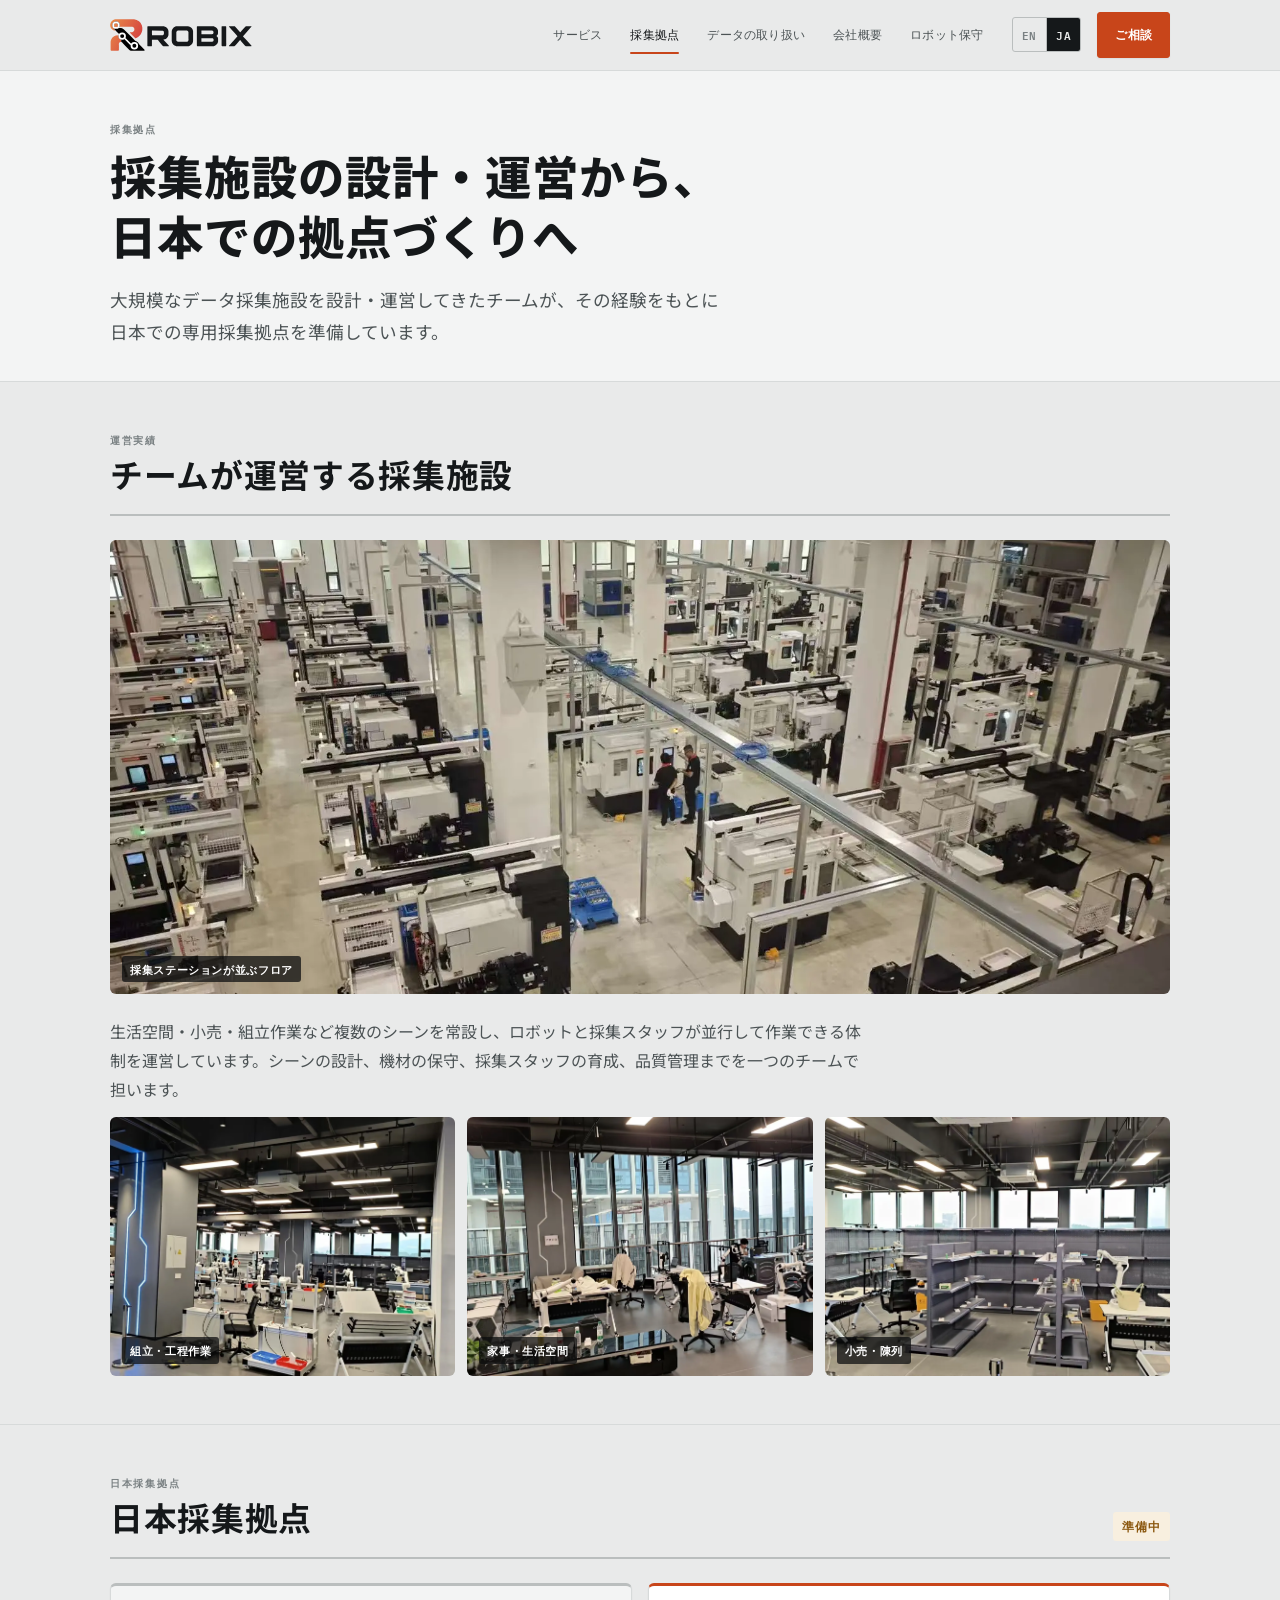
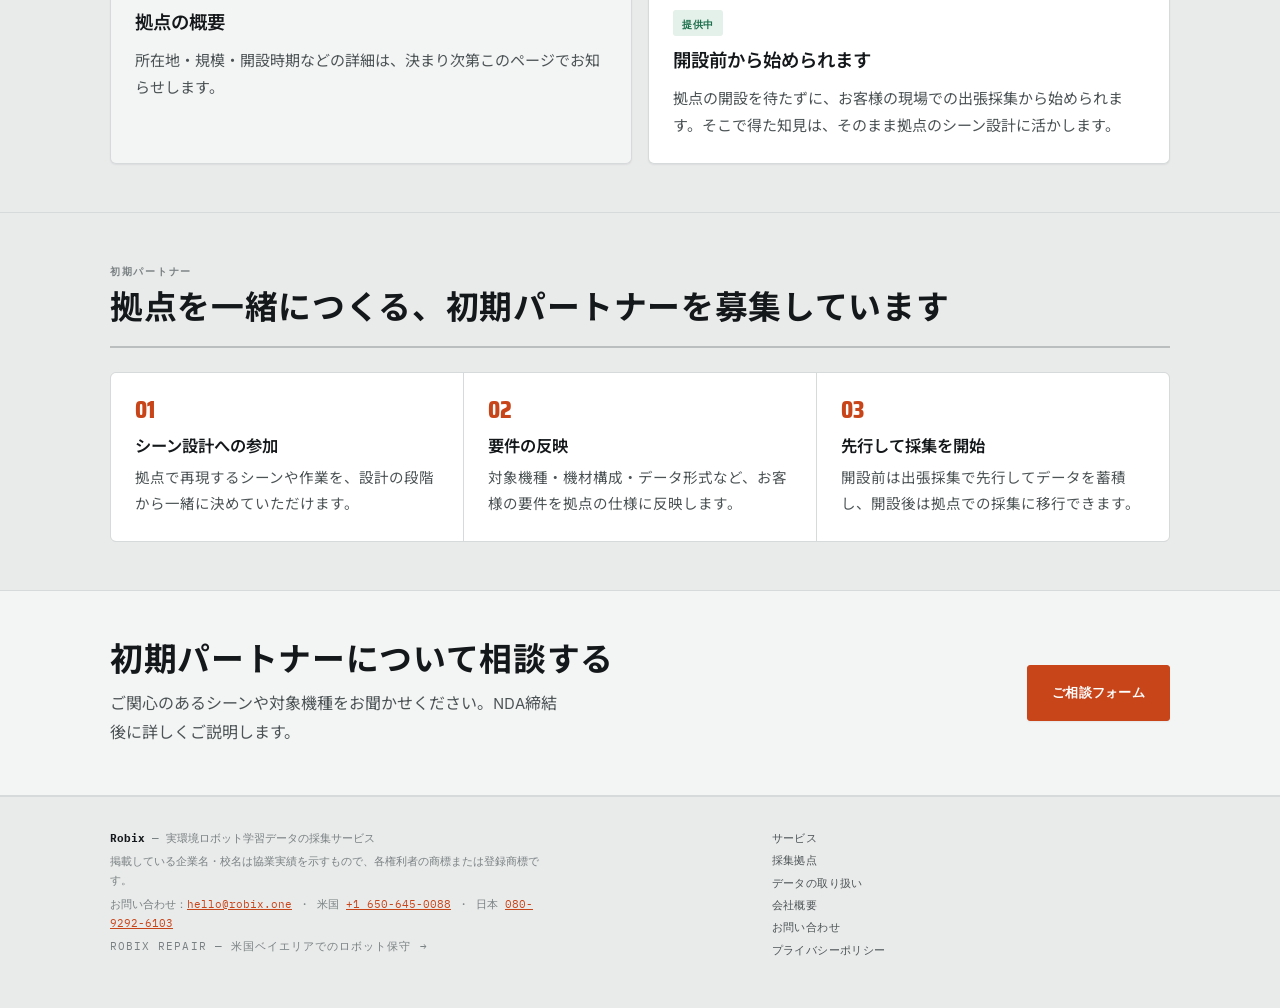
<file: facility.html>
<!DOCTYPE html>
<html lang="ja">
<head>
<meta charset="utf-8">
<meta name="viewport" content="width=device-width, initial-scale=1">
<title data-i18n="t.facility">採集拠点 — Robix</title>
<meta name="description" data-i18n-content="d.facility" content="大規模な採集施設の運営経験をもとに、日本での専用採集拠点を準備しています。初期パートナー募集中。">
<link rel="preconnect" href="https://fonts.googleapis.com">
<link rel="preconnect" href="https://fonts.gstatic.com" crossorigin>
<link rel="stylesheet" href="https://fonts.googleapis.com/css2?family=Saira+Condensed:wght@600;700;800&family=IBM+Plex+Sans:wght@400;500;600;700&family=IBM+Plex+Mono:wght@400;500;600&family=Noto+Sans+JP:wght@400;500;700;800&display=swap">
<link rel="icon" href="assets/favicon.svg" type="image/svg+xml">
<link rel="icon" href="assets/favicon-64.png" type="image/png" sizes="64x64">
<link rel="apple-touch-icon" href="assets/apple-touch-icon.png">
<link rel="stylesheet" href="assets/styles.css">
</head>
<body>

<header class="top">
  <div class="top-in">
    <a class="brand" href="index.html"><svg class="wordmark" viewBox="7 7 2108 476" role="img" aria-label="Robix"><defs><linearGradient id="rbx-o" gradientUnits="userSpaceOnUse" x1="20" y1="60" x2="480" y2="300"><stop offset="0" stop-color="#E8894A"/><stop offset="1" stop-color="#D4403F"/></linearGradient></defs><path fill="url(#rbx-o)" d="M124.5,251.8 114.2,249.0 110.5,249.0 102.2,251.0 97.5,251.0 83.2,255.2 69.0,262.2 53.5,273.5 39.8,287.2 31.2,300.0 23.5,315.5 19.2,327.2 16.0,345.2 16.0,466.5 19.2,474.2 25.0,479.0 30.5,480.8 125.2,480.8 130.0,479.2 135.2,475.8 138.2,470.2 139.8,464.5 139.8,450.2 138.8,447.0 139.8,442.5 139.8,396.2 138.8,393.0 138.8,378.8 139.8,372.8 142.5,364.0 148.2,357.0 152.5,353.2 158.2,350.8 162.5,349.8 170.2,349.8 174.0,348.0 174.8,346.2 174.8,333.8 175.8,330.5 175.8,318.2 174.5,315.0 171.8,312.0 165.5,309.2 153.8,300.8 145.0,291.0 140.5,283.2 137.8,276.5 133.5,260.0 127.5,253.8ZM89.5,67.0 84.8,68.5 79.2,71.8 71.8,79.2 69.2,83.0 65.2,92.2 65.0,102.5 67.0,110.0 71.8,118.5 78.2,125.0 83.2,128.0 91.5,130.5 99.2,130.8 111.8,126.5 115.5,124.0 122.0,117.5 126.2,110.2 128.8,101.5 128.8,93.2 126.2,84.8 117.5,73.8 108.8,68.8 103.2,67.0ZM14.5,70.5 10.0,89.2 10.0,106.5 13.2,122.5 16.5,131.2 21.2,140.8 29.8,152.5 43.2,165.0 57.0,173.0 68.5,176.8 79.2,176.8 81.8,175.5 82.2,173.2 75.8,163.5 73.2,161.2 64.0,149.0 59.5,140.5 53.0,132.0 46.2,120.8 42.8,109.0 42.8,103.2 41.8,100.0 42.8,96.5 42.8,89.8 48.5,72.5 57.8,61.0 64.8,55.0 71.5,50.5 83.5,45.0 92.5,42.8 99.2,42.8 111.2,45.0 119.0,48.0 132.0,57.0 137.5,62.2 142.8,68.8 148.5,80.0 151.0,89.8 151.0,105.0 147.2,116.2 147.8,119.2 150.5,120.8 327.2,120.8 339.5,122.8 349.2,126.5 356.0,131.0 363.8,139.8 366.5,145.0 369.0,153.8 369.0,170.0 366.5,177.8 363.2,184.2 355.0,193.8 344.2,200.8 337.2,203.0 330.5,203.0 327.2,204.0 305.5,204.0 302.8,205.5 302.2,208.5 303.8,211.5 335.5,243.2 338.8,247.5 350.2,259.0 354.5,262.2 383.0,291.8 385.8,292.8 390.5,291.5 407.0,284.2 423.8,274.5 434.5,266.0 446.0,255.5 456.0,244.5 462.0,236.5 470.0,223.5 480.2,200.2 484.8,184.5 486.8,174.5 486.8,167.8 487.8,164.5 487.8,137.2 486.8,134.0 486.8,127.2 484.8,121.0 482.5,108.2 478.8,97.8 474.0,87.2 465.5,72.0 460.0,64.2 453.0,56.2 442.2,45.5 432.5,37.8 416.5,27.8 403.8,21.8 378.2,13.0 366.2,11.0 326.5,11.0 323.2,10.0 297.5,10.0 294.2,11.0 288.2,10.0 169.5,10.0 166.2,11.0 159.5,11.0 156.2,10.0 105.5,10.0 102.2,11.0 87.5,11.0 70.0,15.8 56.0,22.2 49.5,27.0 47.0,28.0 39.2,34.8 25.8,49.2 21.2,56.0Z"/><path class="lg-arm" d="M53.5,64.0 45.5,77.8 42.0,90.5 42.0,106.2 45.0,117.8 50.5,128.8 60.8,140.2 61.5,147.0 68.5,156.8 107.2,195.5 110.5,199.8 135.2,224.5 141.2,231.8 141.5,233.5 136.0,245.0 134.0,253.5 134.0,271.2 137.0,281.8 141.0,290.0 145.5,296.8 154.0,305.2 160.8,309.8 172.5,314.8 174.5,316.2 175.0,320.2 174.0,323.5 174.0,343.2 175.5,348.2 185.8,354.2 205.2,373.5 208.5,377.8 247.2,418.5 258.5,431.8 288.0,462.2 294.8,467.8 306.8,474.2 316.5,477.8 321.5,478.8 327.2,478.8 330.5,479.8 507.2,479.8 516.0,478.2 521.0,475.0 521.8,473.2 521.8,467.5 520.2,464.0 491.5,434.2 488.2,430.0 437.2,379.8 430.8,364.8 423.2,355.0 414.8,347.5 406.0,342.0 387.8,334.5 381.5,330.2 374.2,322.0 338.5,286.2 335.2,282.0 214.8,161.5 205.0,154.0 194.2,148.2 183.5,144.0 174.2,142.0 135.2,142.0 124.2,148.2 123.2,147.8 131.8,141.5 142.2,129.8 148.2,119.0 151.8,105.2 151.8,91.5 148.8,80.0 146.2,73.8 142.2,67.0 132.8,56.5 125.0,51.0 116.8,47.0 106.2,44.0 95.5,43.0 92.2,44.0 87.5,44.0 75.8,47.5 62.0,55.5Z"/><circle fill="url(#rbx-o)" cx="96.4" cy="98.1" r="30.5"/><g class="lg-ring" fill="none" stroke-width="25.7"><circle cx="96.4" cy="98.1" r="42.4"/><circle cx="188.2" cy="261.7" r="42.4"/><circle cx="369.6" cy="404.9" r="42.4"/></g><path class="lg-ring-f" d="M237.5,288.8 232.5,295.8 223.2,305.2 223.2,307.5 304.2,389.5 307.5,393.8 312.5,398.8 314.0,399.0 315.5,396.2 318.8,384.0 322.8,376.2 322.5,374.2 274.5,325.2 269.5,319.2 259.5,310.2 239.2,289.0Z"/><path fill="currentColor" d="M1777.8,115.8 1776.8,120.2 1781.5,126.8 1791.5,137.0 1813.5,162.8 1837.5,188.0 1858.5,212.8 1868.2,222.5 1884.5,241.8 1903.5,262.5 1903.2,264.0 1857.5,314.0 1851.5,321.8 1823.5,352.0 1788.2,392.2 1778.5,402.0 1776.5,405.8 1776.2,408.2 1779.8,413.0 1781.5,413.8 1847.2,413.8 1855.8,411.8 1860.0,409.8 1866.8,405.2 1891.2,379.8 1941.8,320.0 1944.0,320.5 1960.5,340.8 2009.5,397.8 2016.0,404.2 2023.8,409.8 2028.0,411.8 2036.5,413.8 2104.2,413.8 2109.0,411.8 2111.0,410.0 2111.8,408.2 2111.8,404.5 2109.8,401.2 2046.2,331.8 2022.2,304.0 1989.5,269.2 1986.0,264.2 1986.5,261.8 2016.2,229.8 2096.2,138.0 2107.2,126.8 2110.8,122.0 2111.8,119.0 2110.8,115.8 2109.0,114.0 2106.2,113.0 2041.5,113.0 2030.0,116.0 2023.8,119.0 2020.0,121.5 2005.5,136.0 1961.5,187.0 1956.5,193.8 1945.0,205.8 1942.8,205.2 1877.2,129.0 1866.8,118.5 1863.8,116.5 1852.2,113.0 1782.5,113.0 1779.8,114.0ZM1678.5,113.0 1674.5,114.2 1671.0,116.5 1668.5,119.0 1667.0,122.5 1667.0,402.2 1670.0,409.0 1674.8,412.8 1677.5,413.8 1725.2,413.8 1730.0,412.0 1735.2,406.0 1735.8,389.5 1736.8,386.2 1736.8,369.5 1735.8,366.2 1735.8,121.5 1733.2,117.0 1730.8,114.5 1727.2,113.0ZM1301.5,118.0 1299.0,123.5 1299.0,401.2 1300.5,406.0 1303.8,410.8 1310.5,413.8 1532.2,413.8 1550.5,410.8 1566.0,405.2 1573.0,401.8 1582.8,395.2 1595.2,383.8 1604.8,371.0 1609.2,362.0 1612.8,351.5 1614.8,340.2 1614.8,301.5 1611.8,286.2 1609.2,280.0 1605.2,274.0 1593.8,262.5 1590.5,260.2 1590.5,259.0 1603.2,246.8 1609.2,237.0 1611.8,229.5 1613.8,220.2 1613.8,182.5 1609.8,167.0 1604.8,156.8 1597.2,146.0 1589.0,137.0 1579.0,129.0 1564.0,120.5 1550.2,116.0 1533.2,113.0 1309.5,113.0 1305.5,114.2ZM1366.8,294.8 1368.8,292.8 1529.2,292.8 1536.0,294.8 1539.8,297.2 1545.0,302.8 1548.0,311.5 1548.0,324.2 1545.5,333.0 1542.5,337.8 1536.0,343.0 1526.2,346.0 1368.8,346.0 1366.8,344.0ZM1366.8,181.8 1368.8,179.8 1528.2,179.8 1533.0,181.2 1537.8,184.2 1541.5,188.0 1544.5,192.8 1546.0,197.5 1546.0,202.2 1547.0,205.5 1546.0,216.2 1542.5,223.8 1537.8,228.5 1532.0,231.5 1525.2,233.0 1369.5,233.0 1368.2,232.5 1366.8,230.2 1366.8,221.5 1367.8,218.2 1367.8,208.5 1366.8,205.2ZM948.5,140.0 939.5,151.0 933.0,161.8 929.0,172.0 926.0,184.5 926.0,190.2 925.0,193.5 925.0,332.2 928.0,350.5 932.5,363.0 944.5,381.8 955.0,392.2 966.8,400.8 977.8,406.2 991.2,410.8 1008.5,413.8 1160.2,413.8 1176.5,410.8 1195.0,403.8 1208.8,395.2 1223.2,381.8 1231.8,370.0 1236.2,361.0 1239.8,351.5 1242.8,335.2 1242.8,190.5 1240.5,176.5 1234.2,160.0 1224.2,145.0 1211.8,132.5 1206.0,128.0 1192.0,120.5 1182.5,117.0 1164.2,113.0 1004.5,113.0 989.2,116.0 978.8,119.5 967.8,125.0 958.0,131.5ZM998.2,192.0 1005.0,185.2 1008.8,182.8 1018.5,179.8 1150.2,179.8 1158.2,182.0 1163.8,185.2 1170.0,191.8 1174.0,201.5 1174.0,302.2 1175.0,305.5 1175.0,317.2 1173.0,326.8 1169.5,333.8 1162.0,341.0 1155.8,344.0 1148.2,346.0 1018.5,346.0 1009.8,343.5 1002.8,339.0 995.8,330.0 993.8,323.2 993.8,202.5 996.0,195.5ZM564.8,118.8 563.0,123.5 563.0,403.2 565.0,408.0 568.8,412.0 573.5,413.8 621.2,413.8 626.0,411.8 628.8,409.0 630.8,404.2 630.8,320.2 631.2,316.5 633.5,314.8 714.2,314.8 716.0,315.5 729.5,331.0 736.5,340.8 782.5,396.8 794.0,408.2 802.0,412.8 805.5,413.8 877.2,413.8 881.8,410.8 882.8,408.2 882.5,405.5 878.2,399.0 802.2,314.5 803.8,312.8 808.2,312.8 823.0,309.2 837.0,302.8 845.8,297.2 859.2,283.8 864.8,276.0 871.2,263.0 874.8,252.5 876.8,241.2 876.8,189.5 874.8,177.5 870.2,163.8 862.8,150.8 859.2,146.0 846.8,133.5 836.0,126.0 825.0,120.5 809.2,115.2 796.2,113.0 573.5,113.0 569.5,114.2ZM630.8,181.8 632.8,179.8 788.2,180.0 795.0,182.2 799.8,185.2 804.5,190.0 806.8,193.5 809.0,201.5 809.0,226.2 807.8,232.2 804.5,238.8 798.8,244.5 792.8,248.0 782.2,250.0 633.8,250.0 631.8,248.0 631.8,235.5 630.8,232.2Z"/></svg></a>
    <nav class="nav">
      <a class="lnk" href="service.html" data-i18n="nav.service">サービス</a>
      <a class="lnk" href="facility.html" data-i18n="nav.facility">採集拠点</a>
      <a class="lnk" href="security.html" data-i18n="nav.security">データの取り扱い</a>
      <a class="lnk" href="company.html" data-i18n="nav.company">会社概要</a>
      <a class="lnk" href="repair.html" data-i18n="nav.repair">ロボット保守</a>
      <a class="lnk lnk-m" href="contact.html" data-i18n="nav.cta">ご相談</a>
    </nav>
    <div class="lang" role="group" aria-label="Language"><button type="button" data-lang="en" aria-pressed="false">EN</button><button type="button" data-lang="ja" aria-pressed="true">JA</button></div>
    <a class="btn btn-p nav-cta" href="contact.html" data-i18n="nav.cta">ご相談</a>
    <button class="burger btn btn-gh" type="button" aria-expanded="false">メニュー</button>
  </div>
</header>

<div class="phead">
  <div class="wrap">
    <span class="lab" data-i18n="nav.facility">採集拠点</span>
    <h1 data-i18n="fc.h1">採集施設の設計・運営から、日本での拠点づくりへ</h1>
    <p class="lede" data-i18n="fc.lede">大規模なデータ採集施設を設計・運営してきたチームが、その経験をもとに日本での専用採集拠点を準備しています。</p>
  </div>
</div>

<!-- ═══ WHAT WE RUN ═══ -->
<section>
  <div class="wrap">
    <div class="shead"><div><span class="lab" data-i18n="fc.run.lab">運営実績</span>
      <h2 data-i18n="fc.run.h2">チームが運営する採集施設</h2></div></div>
    <figure class="shot hero-shot"><picture>
      <source srcset="assets/img/facility-hall.webp" type="image/webp">
      <img src="assets/img/facility-hall.jpg" alt="" loading="lazy"></picture>
      <figcaption data-i18n="fc.run.cap">採集ステーションが並ぶフロア</figcaption></figure>
    <p class="lede dim note-wide" data-i18n="fc.run.p">生活空間・小売・組立作業など複数のシーンを常設し、ロボットと採集スタッフが並行して作業できる体制を運営しています。シーンの設計、機材の保守、採集スタッフの育成、品質管理までを一つのチームで担います。</p>
    <div class="gallery" data-gallery="site"></div>
  </div>
</section>

<!-- ═══ JAPAN ═══ -->
<section>
  <div class="wrap">
    <div class="shead"><div><span class="lab" data-i18n="fc.jp.lab">日本採集拠点</span>
      <h2 data-i18n="fc.jp.h2">日本採集拠点</h2></div>
      <span class="badge rec r" data-i18n="fc.jp.status">準備中</span></div>
    <div class="grid two">
      <div class="phase next">
        <h3 data-i18n="fc.jp.1h">拠点の概要</h3>
        <p data-i18n="fc.jp.1p">所在地・規模・開設時期などの詳細は、決まり次第このページでお知らせします。</p>
      </div>
      <div class="phase now">
        <span class="badge live" data-i18n="ph.1tag">提供中</span>
        <h3 data-i18n="fc.jp.2h">開設前から始められます</h3>
        <p data-i18n="fc.jp.2p">拠点の開設を待たずに、お客様の現場での出張採集から始められます。そこで得た知見は、そのまま拠点のシーン設計に活かします。</p>
      </div>
    </div>
  </div>
</section>

<!-- ═══ EARLY PARTNERS ═══ -->
<section>
  <div class="wrap">
    <div class="shead"><div><span class="lab" data-i18n="fc.pt.lab">初期パートナー</span>
      <h2 data-i18n="fc.pt.h2">拠点を一緒につくる、初期パートナーを募集しています</h2></div></div>
    <ol class="pledges">
      <li><h3 data-i18n="fc.pt.1h">シーン設計への参加</h3><p data-i18n="fc.pt.1p">拠点で再現するシーンや作業を、設計の段階から一緒に決めていただけます。</p></li>
      <li><h3 data-i18n="fc.pt.2h">要件の反映</h3><p data-i18n="fc.pt.2p">対象機種・機材構成・データ形式など、お客様の要件を拠点の仕様に反映します。</p></li>
      <li><h3 data-i18n="fc.pt.3h">先行して採集を開始</h3><p data-i18n="fc.pt.3p">開設前は出張採集で先行してデータを蓄積し、開設後は拠点での採集に移行できます。</p></li>
    </ol>
  </div>
</section>

<div class="cta-band">
  <div class="wrap">
    <div>
      <h2 data-i18n="fc.cta.h2">初期パートナーについて相談する</h2>
      <p class="band-copy" data-i18n="fc.cta.p">ご関心のあるシーンや対象機種をお聞かせください。NDA締結後に詳しくご説明します。</p>
    </div>
    <div class="acts"><a class="btn btn-p btn-lg" href="contact.html" data-i18n="cta.btn">ご相談フォーム</a></div>
  </div>
</div>

<footer class="btm">
  <div class="wrap">
    <div>
      <p><b>Robix</b> — <span data-i18n="foot.tag">実環境ロボット学習データの採集サービス</span></p>
      <p data-i18n="foot.tm">掲載している企業名・校名は協業実績を示すもので、各権利者の商標または登録商標です。</p>
      <p><span data-i18n="foot.ct">お問い合わせ</span>：<a href="mailto:hello@robix.one">hello@robix.one</a> ・ <span data-i18n="foot.us">米国</span> <a href="tel:+16506450088">+1 650-645-0088</a> ・ <span data-i18n="foot.jp">日本</span> <a href="tel:+818092926103" data-i18n="foot.tel">080-9292-6103</a></p>
      <p><a class="subbrand" href="repair.html" data-i18n="foot.repair">Robix Repair — 米国ベイエリアでのロボット保守 →</a></p>
    </div>
    <nav class="fnav">
      <a href="service.html" data-i18n="nav.service">サービス</a>
      <a href="facility.html" data-i18n="nav.facility">採集拠点</a>
      <a href="security.html" data-i18n="nav.security">データの取り扱い</a>
      <a href="company.html" data-i18n="nav.company">会社概要</a>
      <a href="contact.html" data-i18n="nav.contact">お問い合わせ</a>
      <a href="privacy.html" data-i18n="nav.privacy">プライバシーポリシー</a>
    </nav>
  </div>
</footer>

<script src="assets/data.js"></script>
<script src="assets/i18n.js"></script>
<script src="assets/app.js"></script>
</body>
</html>
</file>
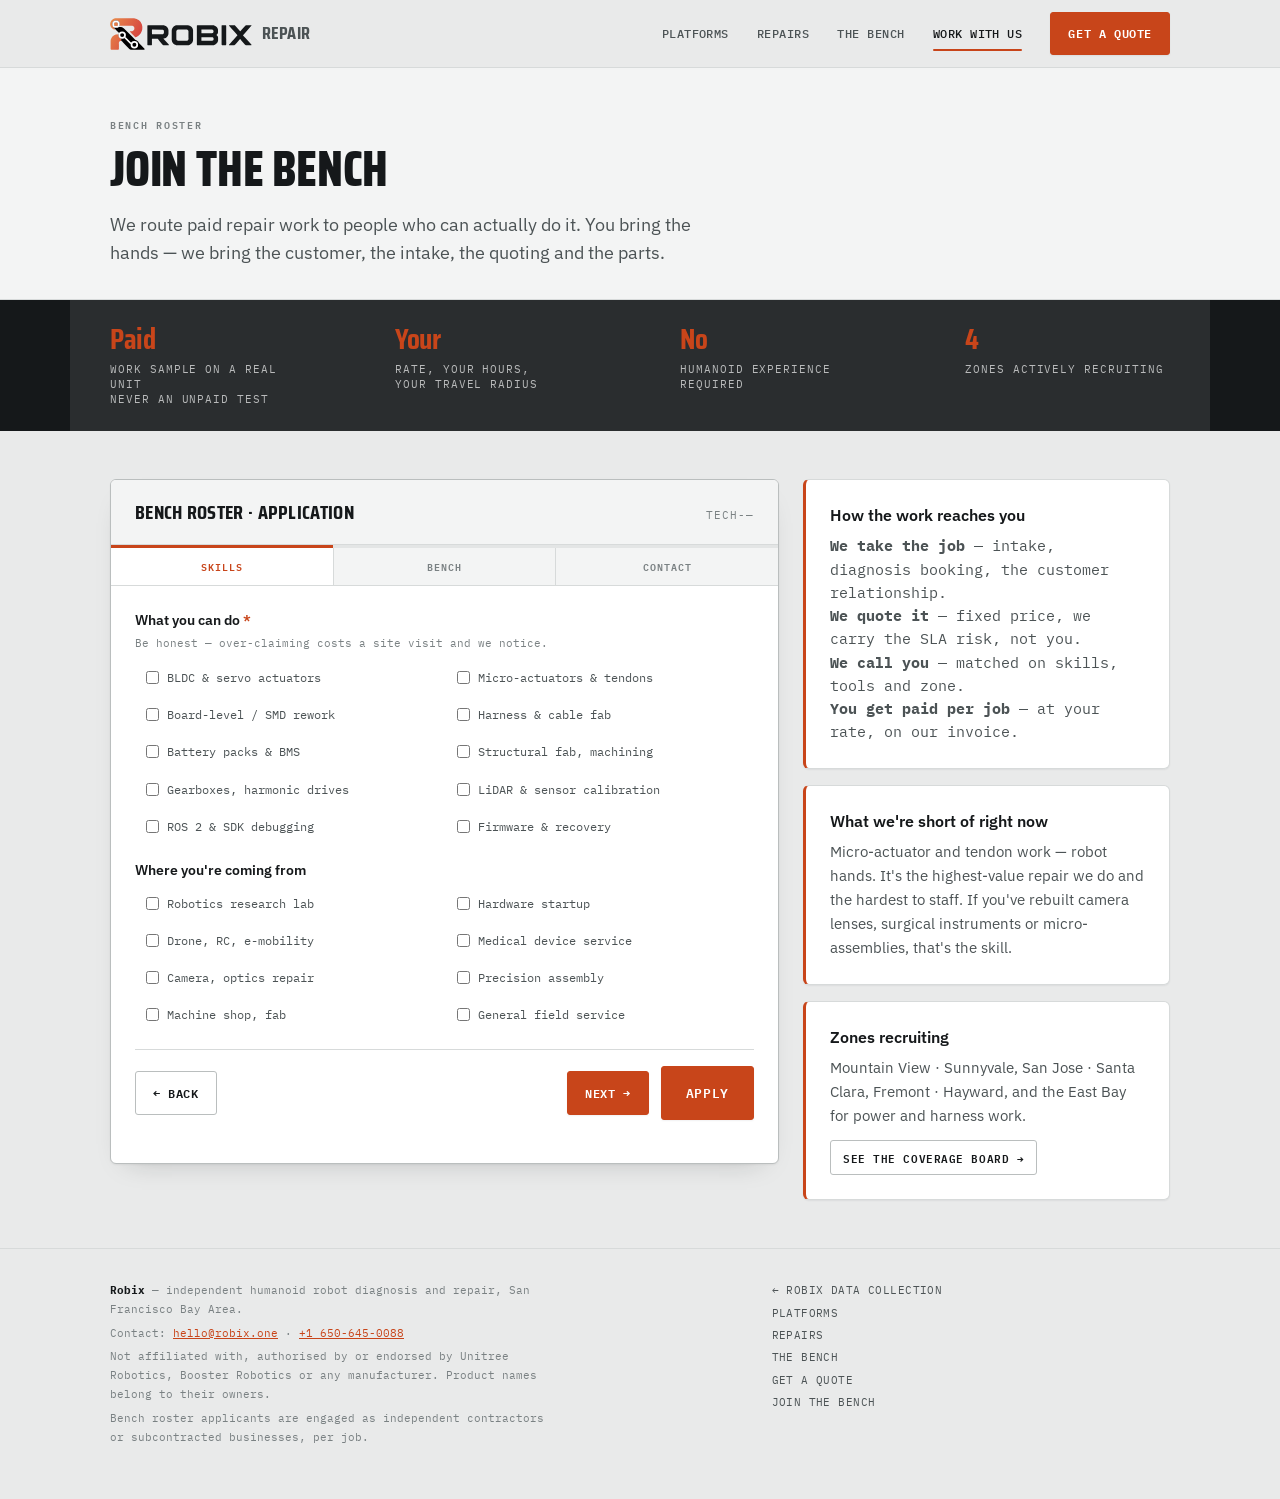
<file: join.html>
<!DOCTYPE html>
<html lang="en">
<head>
<meta charset="utf-8">
<meta name="viewport" content="width=device-width, initial-scale=1">
<title>Join the Bench — Robix</title>
<meta name="description" content="Paid humanoid repair work for engineers and shops in the Bay Area. No humanoid experience required, no unpaid tests.">
<link rel="preconnect" href="https://fonts.googleapis.com">
<link rel="preconnect" href="https://fonts.gstatic.com" crossorigin>
<link rel="stylesheet" href="https://fonts.googleapis.com/css2?family=Saira+Condensed:wght@600;700;800&family=IBM+Plex+Sans:wght@400;500;600;700&family=IBM+Plex+Mono:wght@400;500;600&display=swap">
<link rel="icon" href="assets/favicon.svg" type="image/svg+xml">
<link rel="icon" href="assets/favicon-64.png" type="image/png" sizes="64x64">
<link rel="apple-touch-icon" href="assets/apple-touch-icon.png">
<link rel="stylesheet" href="assets/styles.css">
</head>
<body>

<header class="top">
  <div class="top-in">
    <a class="brand" href="repair.html"><svg class="wordmark" viewBox="7 7 2108 476" role="img" aria-label="Robix"><defs><linearGradient id="rbx-o" gradientUnits="userSpaceOnUse" x1="20" y1="60" x2="480" y2="300"><stop offset="0" stop-color="#E8894A"/><stop offset="1" stop-color="#D4403F"/></linearGradient></defs><path fill="url(#rbx-o)" d="M124.5,251.8 114.2,249.0 110.5,249.0 102.2,251.0 97.5,251.0 83.2,255.2 69.0,262.2 53.5,273.5 39.8,287.2 31.2,300.0 23.5,315.5 19.2,327.2 16.0,345.2 16.0,466.5 19.2,474.2 25.0,479.0 30.5,480.8 125.2,480.8 130.0,479.2 135.2,475.8 138.2,470.2 139.8,464.5 139.8,450.2 138.8,447.0 139.8,442.5 139.8,396.2 138.8,393.0 138.8,378.8 139.8,372.8 142.5,364.0 148.2,357.0 152.5,353.2 158.2,350.8 162.5,349.8 170.2,349.8 174.0,348.0 174.8,346.2 174.8,333.8 175.8,330.5 175.8,318.2 174.5,315.0 171.8,312.0 165.5,309.2 153.8,300.8 145.0,291.0 140.5,283.2 137.8,276.5 133.5,260.0 127.5,253.8ZM89.5,67.0 84.8,68.5 79.2,71.8 71.8,79.2 69.2,83.0 65.2,92.2 65.0,102.5 67.0,110.0 71.8,118.5 78.2,125.0 83.2,128.0 91.5,130.5 99.2,130.8 111.8,126.5 115.5,124.0 122.0,117.5 126.2,110.2 128.8,101.5 128.8,93.2 126.2,84.8 117.5,73.8 108.8,68.8 103.2,67.0ZM14.5,70.5 10.0,89.2 10.0,106.5 13.2,122.5 16.5,131.2 21.2,140.8 29.8,152.5 43.2,165.0 57.0,173.0 68.5,176.8 79.2,176.8 81.8,175.5 82.2,173.2 75.8,163.5 73.2,161.2 64.0,149.0 59.5,140.5 53.0,132.0 46.2,120.8 42.8,109.0 42.8,103.2 41.8,100.0 42.8,96.5 42.8,89.8 48.5,72.5 57.8,61.0 64.8,55.0 71.5,50.5 83.5,45.0 92.5,42.8 99.2,42.8 111.2,45.0 119.0,48.0 132.0,57.0 137.5,62.2 142.8,68.8 148.5,80.0 151.0,89.8 151.0,105.0 147.2,116.2 147.8,119.2 150.5,120.8 327.2,120.8 339.5,122.8 349.2,126.5 356.0,131.0 363.8,139.8 366.5,145.0 369.0,153.8 369.0,170.0 366.5,177.8 363.2,184.2 355.0,193.8 344.2,200.8 337.2,203.0 330.5,203.0 327.2,204.0 305.5,204.0 302.8,205.5 302.2,208.5 303.8,211.5 335.5,243.2 338.8,247.5 350.2,259.0 354.5,262.2 383.0,291.8 385.8,292.8 390.5,291.5 407.0,284.2 423.8,274.5 434.5,266.0 446.0,255.5 456.0,244.5 462.0,236.5 470.0,223.5 480.2,200.2 484.8,184.5 486.8,174.5 486.8,167.8 487.8,164.5 487.8,137.2 486.8,134.0 486.8,127.2 484.8,121.0 482.5,108.2 478.8,97.8 474.0,87.2 465.5,72.0 460.0,64.2 453.0,56.2 442.2,45.5 432.5,37.8 416.5,27.8 403.8,21.8 378.2,13.0 366.2,11.0 326.5,11.0 323.2,10.0 297.5,10.0 294.2,11.0 288.2,10.0 169.5,10.0 166.2,11.0 159.5,11.0 156.2,10.0 105.5,10.0 102.2,11.0 87.5,11.0 70.0,15.8 56.0,22.2 49.5,27.0 47.0,28.0 39.2,34.8 25.8,49.2 21.2,56.0Z"/><path class="lg-arm" d="M53.5,64.0 45.5,77.8 42.0,90.5 42.0,106.2 45.0,117.8 50.5,128.8 60.8,140.2 61.5,147.0 68.5,156.8 107.2,195.5 110.5,199.8 135.2,224.5 141.2,231.8 141.5,233.5 136.0,245.0 134.0,253.5 134.0,271.2 137.0,281.8 141.0,290.0 145.5,296.8 154.0,305.2 160.8,309.8 172.5,314.8 174.5,316.2 175.0,320.2 174.0,323.5 174.0,343.2 175.5,348.2 185.8,354.2 205.2,373.5 208.5,377.8 247.2,418.5 258.5,431.8 288.0,462.2 294.8,467.8 306.8,474.2 316.5,477.8 321.5,478.8 327.2,478.8 330.5,479.8 507.2,479.8 516.0,478.2 521.0,475.0 521.8,473.2 521.8,467.5 520.2,464.0 491.5,434.2 488.2,430.0 437.2,379.8 430.8,364.8 423.2,355.0 414.8,347.5 406.0,342.0 387.8,334.5 381.5,330.2 374.2,322.0 338.5,286.2 335.2,282.0 214.8,161.5 205.0,154.0 194.2,148.2 183.5,144.0 174.2,142.0 135.2,142.0 124.2,148.2 123.2,147.8 131.8,141.5 142.2,129.8 148.2,119.0 151.8,105.2 151.8,91.5 148.8,80.0 146.2,73.8 142.2,67.0 132.8,56.5 125.0,51.0 116.8,47.0 106.2,44.0 95.5,43.0 92.2,44.0 87.5,44.0 75.8,47.5 62.0,55.5Z"/><circle fill="url(#rbx-o)" cx="96.4" cy="98.1" r="30.5"/><g class="lg-ring" fill="none" stroke-width="25.7"><circle cx="96.4" cy="98.1" r="42.4"/><circle cx="188.2" cy="261.7" r="42.4"/><circle cx="369.6" cy="404.9" r="42.4"/></g><path class="lg-ring-f" d="M237.5,288.8 232.5,295.8 223.2,305.2 223.2,307.5 304.2,389.5 307.5,393.8 312.5,398.8 314.0,399.0 315.5,396.2 318.8,384.0 322.8,376.2 322.5,374.2 274.5,325.2 269.5,319.2 259.5,310.2 239.2,289.0Z"/><path fill="currentColor" d="M1777.8,115.8 1776.8,120.2 1781.5,126.8 1791.5,137.0 1813.5,162.8 1837.5,188.0 1858.5,212.8 1868.2,222.5 1884.5,241.8 1903.5,262.5 1903.2,264.0 1857.5,314.0 1851.5,321.8 1823.5,352.0 1788.2,392.2 1778.5,402.0 1776.5,405.8 1776.2,408.2 1779.8,413.0 1781.5,413.8 1847.2,413.8 1855.8,411.8 1860.0,409.8 1866.8,405.2 1891.2,379.8 1941.8,320.0 1944.0,320.5 1960.5,340.8 2009.5,397.8 2016.0,404.2 2023.8,409.8 2028.0,411.8 2036.5,413.8 2104.2,413.8 2109.0,411.8 2111.0,410.0 2111.8,408.2 2111.8,404.5 2109.8,401.2 2046.2,331.8 2022.2,304.0 1989.5,269.2 1986.0,264.2 1986.5,261.8 2016.2,229.8 2096.2,138.0 2107.2,126.8 2110.8,122.0 2111.8,119.0 2110.8,115.8 2109.0,114.0 2106.2,113.0 2041.5,113.0 2030.0,116.0 2023.8,119.0 2020.0,121.5 2005.5,136.0 1961.5,187.0 1956.5,193.8 1945.0,205.8 1942.8,205.2 1877.2,129.0 1866.8,118.5 1863.8,116.5 1852.2,113.0 1782.5,113.0 1779.8,114.0ZM1678.5,113.0 1674.5,114.2 1671.0,116.5 1668.5,119.0 1667.0,122.5 1667.0,402.2 1670.0,409.0 1674.8,412.8 1677.5,413.8 1725.2,413.8 1730.0,412.0 1735.2,406.0 1735.8,389.5 1736.8,386.2 1736.8,369.5 1735.8,366.2 1735.8,121.5 1733.2,117.0 1730.8,114.5 1727.2,113.0ZM1301.5,118.0 1299.0,123.5 1299.0,401.2 1300.5,406.0 1303.8,410.8 1310.5,413.8 1532.2,413.8 1550.5,410.8 1566.0,405.2 1573.0,401.8 1582.8,395.2 1595.2,383.8 1604.8,371.0 1609.2,362.0 1612.8,351.5 1614.8,340.2 1614.8,301.5 1611.8,286.2 1609.2,280.0 1605.2,274.0 1593.8,262.5 1590.5,260.2 1590.5,259.0 1603.2,246.8 1609.2,237.0 1611.8,229.5 1613.8,220.2 1613.8,182.5 1609.8,167.0 1604.8,156.8 1597.2,146.0 1589.0,137.0 1579.0,129.0 1564.0,120.5 1550.2,116.0 1533.2,113.0 1309.5,113.0 1305.5,114.2ZM1366.8,294.8 1368.8,292.8 1529.2,292.8 1536.0,294.8 1539.8,297.2 1545.0,302.8 1548.0,311.5 1548.0,324.2 1545.5,333.0 1542.5,337.8 1536.0,343.0 1526.2,346.0 1368.8,346.0 1366.8,344.0ZM1366.8,181.8 1368.8,179.8 1528.2,179.8 1533.0,181.2 1537.8,184.2 1541.5,188.0 1544.5,192.8 1546.0,197.5 1546.0,202.2 1547.0,205.5 1546.0,216.2 1542.5,223.8 1537.8,228.5 1532.0,231.5 1525.2,233.0 1369.5,233.0 1368.2,232.5 1366.8,230.2 1366.8,221.5 1367.8,218.2 1367.8,208.5 1366.8,205.2ZM948.5,140.0 939.5,151.0 933.0,161.8 929.0,172.0 926.0,184.5 926.0,190.2 925.0,193.5 925.0,332.2 928.0,350.5 932.5,363.0 944.5,381.8 955.0,392.2 966.8,400.8 977.8,406.2 991.2,410.8 1008.5,413.8 1160.2,413.8 1176.5,410.8 1195.0,403.8 1208.8,395.2 1223.2,381.8 1231.8,370.0 1236.2,361.0 1239.8,351.5 1242.8,335.2 1242.8,190.5 1240.5,176.5 1234.2,160.0 1224.2,145.0 1211.8,132.5 1206.0,128.0 1192.0,120.5 1182.5,117.0 1164.2,113.0 1004.5,113.0 989.2,116.0 978.8,119.5 967.8,125.0 958.0,131.5ZM998.2,192.0 1005.0,185.2 1008.8,182.8 1018.5,179.8 1150.2,179.8 1158.2,182.0 1163.8,185.2 1170.0,191.8 1174.0,201.5 1174.0,302.2 1175.0,305.5 1175.0,317.2 1173.0,326.8 1169.5,333.8 1162.0,341.0 1155.8,344.0 1148.2,346.0 1018.5,346.0 1009.8,343.5 1002.8,339.0 995.8,330.0 993.8,323.2 993.8,202.5 996.0,195.5ZM564.8,118.8 563.0,123.5 563.0,403.2 565.0,408.0 568.8,412.0 573.5,413.8 621.2,413.8 626.0,411.8 628.8,409.0 630.8,404.2 630.8,320.2 631.2,316.5 633.5,314.8 714.2,314.8 716.0,315.5 729.5,331.0 736.5,340.8 782.5,396.8 794.0,408.2 802.0,412.8 805.5,413.8 877.2,413.8 881.8,410.8 882.8,408.2 882.5,405.5 878.2,399.0 802.2,314.5 803.8,312.8 808.2,312.8 823.0,309.2 837.0,302.8 845.8,297.2 859.2,283.8 864.8,276.0 871.2,263.0 874.8,252.5 876.8,241.2 876.8,189.5 874.8,177.5 870.2,163.8 862.8,150.8 859.2,146.0 846.8,133.5 836.0,126.0 825.0,120.5 809.2,115.2 796.2,113.0 573.5,113.0 569.5,114.2ZM630.8,181.8 632.8,179.8 788.2,180.0 795.0,182.2 799.8,185.2 804.5,190.0 806.8,193.5 809.0,201.5 809.0,226.2 807.8,232.2 804.5,238.8 798.8,244.5 792.8,248.0 782.2,250.0 633.8,250.0 631.8,248.0 631.8,235.5 630.8,232.2Z"/></svg><span class="sub">Repair</span></a>
    <nav class="nav">
      <a class="lnk" href="platforms.html">Platforms</a>
      <a class="lnk" href="repairs.html">Repairs</a>
      <a class="lnk" href="bench.html">The bench</a>
      <a class="lnk" href="join.html">Work with us</a>
    </nav>
    <a class="btn btn-p nav-cta" href="quote.html">Get a quote</a>
    <button class="burger btn btn-gh" type="button" aria-expanded="false">Menu</button>
  </div>
</header>

<div class="phead">
  <div class="wrap">
    <span class="lab">Bench roster</span>
    <h1>Join the bench</h1>
    <p class="lede">We route paid repair work to people who can actually do it. You bring the hands — we bring the customer, the intake, the quoting and the parts.</p>
  </div>
</div>

<div class="strip">
  <div class="wrap"><div class="strip-in">
    <div class="metric"><span class="v">Paid</span><span class="k">Work sample on a real unit<br>never an unpaid test</span></div>
    <div class="metric"><span class="v">Your</span><span class="k">Rate, your hours,<br>your travel radius</span></div>
    <div class="metric"><span class="v">No</span><span class="k">Humanoid experience<br>required</span></div>
    <div class="metric"><span class="v">4</span><span class="k">Zones actively recruiting</span></div>
  </div></div>
</div>

<section>
  <div class="wrap split">

    <div class="order">
      <div class="order-h"><span class="t">Bench roster · application</span><span class="id">TECH-—</span></div>
      <div class="prog"><i id="p2"></i></div>
      <div class="dots" id="d2"><span class="on">Skills</span><span>Bench</span><span>Contact</span></div>
      <div class="order-b">
        <form id="f2" novalidate data-wizard data-dots="d2" data-bar="p2" data-done="dn2"
              data-key="rbx-d2" data-subject="Robix bench roster — application">
          <input type="hidden" name="form_type" value="engineer_application">

          <div class="pane on">
            <div class="f">
              <span class="fl">What you can do <span class="req">*</span></span>
              <span class="hint">Be honest — over-claiming costs a site visit and we notice.</span>
              <div class="opts two">
                <label class="opt"><input type="checkbox" name="skills" value="BLDC / servo actuator repair"> BLDC &amp; servo actuators</label>
                <label class="opt"><input type="checkbox" name="skills" value="Micro-actuator &amp; tendon (hands)"> Micro-actuators &amp; tendons</label>
                <label class="opt"><input type="checkbox" name="skills" value="Board-level / SMD rework"> Board-level / SMD rework</label>
                <label class="opt"><input type="checkbox" name="skills" value="Harness &amp; cable fabrication"> Harness &amp; cable fab</label>
                <label class="opt"><input type="checkbox" name="skills" value="Battery pack / BMS"> Battery packs &amp; BMS</label>
                <label class="opt"><input type="checkbox" name="skills" value="Structural fab / machining"> Structural fab, machining</label>
                <label class="opt"><input type="checkbox" name="skills" value="Gearbox / harmonic drive"> Gearboxes, harmonic drives</label>
                <label class="opt"><input type="checkbox" name="skills" value="LiDAR &amp; sensor calibration"> LiDAR &amp; sensor calibration</label>
                <label class="opt"><input type="checkbox" name="skills" value="ROS2 / SDK debugging"> ROS 2 &amp; SDK debugging</label>
                <label class="opt"><input type="checkbox" name="skills" value="Firmware flashing / recovery"> Firmware &amp; recovery</label>
              </div>
            </div>
            <div class="f">
              <span class="fl">Where you're coming from</span>
              <div class="opts two">
                <label class="opt"><input type="checkbox" name="background" value="Robotics research lab"> Robotics research lab</label>
                <label class="opt"><input type="checkbox" name="background" value="Hardware startup"> Hardware startup</label>
                <label class="opt"><input type="checkbox" name="background" value="Drone / RC / e-mobility"> Drone, RC, e-mobility</label>
                <label class="opt"><input type="checkbox" name="background" value="Medical device service"> Medical device service</label>
                <label class="opt"><input type="checkbox" name="background" value="Camera / optics repair"> Camera, optics repair</label>
                <label class="opt"><input type="checkbox" name="background" value="Precision assembly"> Precision assembly</label>
                <label class="opt"><input type="checkbox" name="background" value="Machine shop / fabrication"> Machine shop, fab</label>
                <label class="opt"><input type="checkbox" name="background" value="General field service"> General field service</label>
              </div>
            </div>
          </div>

          <div class="pane">
            <div class="f">
              <span class="fl">Tools you have access to</span>
              <div class="opts two">
                <label class="opt"><input type="checkbox" name="tools" value="Soldering / rework station"> Soldering &amp; rework</label>
                <label class="opt"><input type="checkbox" name="tools" value="Oscilloscope / bench PSU"> Scope, bench PSU</label>
                <label class="opt"><input type="checkbox" name="tools" value="Microscope"> Microscope</label>
                <label class="opt"><input type="checkbox" name="tools" value="ESD-safe bench"> ESD-safe bench</label>
                <label class="opt"><input type="checkbox" name="tools" value="3D printer"> 3D printer</label>
                <label class="opt"><input type="checkbox" name="tools" value="CNC / mill / lathe"> CNC, mill, lathe</label>
                <label class="opt"><input type="checkbox" name="tools" value="Calibrated torque tools"> Torque tools</label>
                <label class="opt"><input type="checkbox" name="tools" value="Own workshop space"> My own workshop</label>
              </div>
            </div>
            <div class="g2">
              <div class="f"><label for="t_hours">Hours a week</label>
                <select id="t_hours" name="availability"><option value="">—</option>
                  <option>Under 5 — occasional</option><option>5–10</option><option>10–20</option>
                  <option>20+ / steady work</option></select></div>
              <div class="f"><label for="t_when">When</label>
                <select id="t_when" name="when_available"><option value="">—</option>
                  <option>Weekdays</option><option>Evenings &amp; weekends</option><option>Flexible</option></select></div>
              <div class="f"><label for="t_travel">Travel radius</label>
                <select id="t_travel" name="travel_radius"><option value="">—</option>
                  <option>Bench only, no travel</option><option>Up to 15 miles</option>
                  <option>Up to 40 miles</option><option>Anywhere in the Bay</option></select></div>
              <div class="f"><label for="t_rate">Hourly rate (USD)</label>
                <input type="text" id="t_rate" name="rate" placeholder="95, or negotiable"></div>
              <div class="f"><label for="t_status">Business status</label>
                <select id="t_status" name="business_status"><option value="">—</option>
                  <option>Business + liability insurance</option><option>Business, no insurance</option>
                  <option>Individual contractor (1099)</option><option>Employed, side work</option>
                  <option>Student</option></select></div>
              <div class="f"><label for="t_exp">Humanoid experience</label>
                <select id="t_exp" name="humanoid_experience"><option value="">—</option>
                  <option>I maintain one regularly</option><option>Occasionally</option>
                  <option>No, but similar hardware</option><option>None</option></select></div>
            </div>
          </div>

          <div class="pane">
            <div class="g2">
              <div class="f"><label for="t_name">Name <span class="req">*</span></label>
                <input type="text" id="t_name" name="name" autocomplete="name" required></div>
              <div class="f"><label for="t_email">Email <span class="req">*</span></label>
                <input type="email" id="t_email" name="email" autocomplete="email" required></div>
              <div class="f"><label for="t_phone">Phone</label>
                <input type="tel" id="t_phone" name="phone" autocomplete="tel"></div>
              <div class="f"><label for="t_city">Based in <span class="req">*</span></label>
                <input type="text" id="t_city" name="city" placeholder="Oakland, San Jose…" required></div>
            </div>
            <div class="f"><label for="t_link">Portfolio, GitHub or LinkedIn</label>
              <input type="url" id="t_link" name="link" placeholder="https://"></div>
            <div class="f">
              <label for="t_note">Hardest hardware repair you've pulled off</label>
              <span class="hint">This is the part we actually read.</span>
              <textarea id="t_note" name="notes" placeholder="I rebuild harmonic drives for a lab at Berkeley, and I've repaired three Dex3 hands at the tendon level…"></textarea>
            </div>
          </div>

          <div class="nav-row">
            <button class="btn" type="button" data-back hidden>← Back</button>
            <span class="sp"></span>
            <span class="micro" data-fine>We follow up with a short <b>paid</b> work sample on a real unit.</span>
            <button class="btn btn-p" type="button" data-next>Next →</button>
            <button class="btn btn-p btn-lg" type="submit" hidden>Apply</button>
          </div>
          <p class="saved"></p>
          <div class="err"></div>
        </form>

        <div class="done" id="dn2">
          <p class="mk">Application received</p>
          <p>We read every one. If your skills match what's coming through the door, we'll reach out about a paid work sample.</p>
          <a class="btn" href="repair.html">Back to home</a>
        </div>
      </div>
    </div>

    <div class="stack">
      <div class="callout">
        <h3>How the work reaches you</h3>
        <p class="micro">
          <b>We take the job</b> — intake, diagnosis booking, the customer relationship.<br>
          <b>We quote it</b> — fixed price, we carry the SLA risk, not you.<br>
          <b>We call you</b> — matched on skills, tools and zone.<br>
          <b>You get paid per job</b> — at your rate, on our invoice.
        </p>
      </div>
      <div class="callout">
        <h3>What we're short of right now</h3>
        <p>Micro-actuator and tendon work — robot hands. It's the highest-value repair we do and the hardest to staff. If you've rebuilt camera lenses, surgical instruments or micro-assemblies, that's the skill.</p>
      </div>
      <div class="callout">
        <h3>Zones recruiting</h3>
        <p>Mountain View · Sunnyvale, San Jose · Santa Clara, Fremont · Hayward, and the East Bay for power and harness work.</p>
        <p class="cta-after"><a class="btn btn-sm" href="bench.html">See the coverage board →</a></p>
      </div>
    </div>

  </div>
</section>

<footer class="btm">
  <div class="wrap">
    <div>
      <p><b>Robix</b> — independent humanoid robot diagnosis and repair, San Francisco Bay Area.</p>
      <p>Contact: <a href="mailto:hello@robix.one">hello@robix.one</a> · <a href="tel:+16506450088">+1 650-645-0088</a></p>
      <p>Not affiliated with, authorised by or endorsed by Unitree Robotics, Booster Robotics or any manufacturer. Product names belong to their owners.</p>
      <p>Bench roster applicants are engaged as independent contractors or subcontracted businesses, per job.</p>
    </div>
    <nav class="fnav">
      <a href="index.html">← Robix data collection</a>
      <a href="platforms.html">Platforms</a>
      <a href="repairs.html">Repairs</a>
      <a href="bench.html">The bench</a>
      <a href="quote.html">Get a quote</a>
      <a href="join.html">Join the bench</a>
    </nav>
  </div>
</footer>

<script src="assets/data.js"></script>
<script src="assets/app.js"></script>
</body>
</html>
</file>
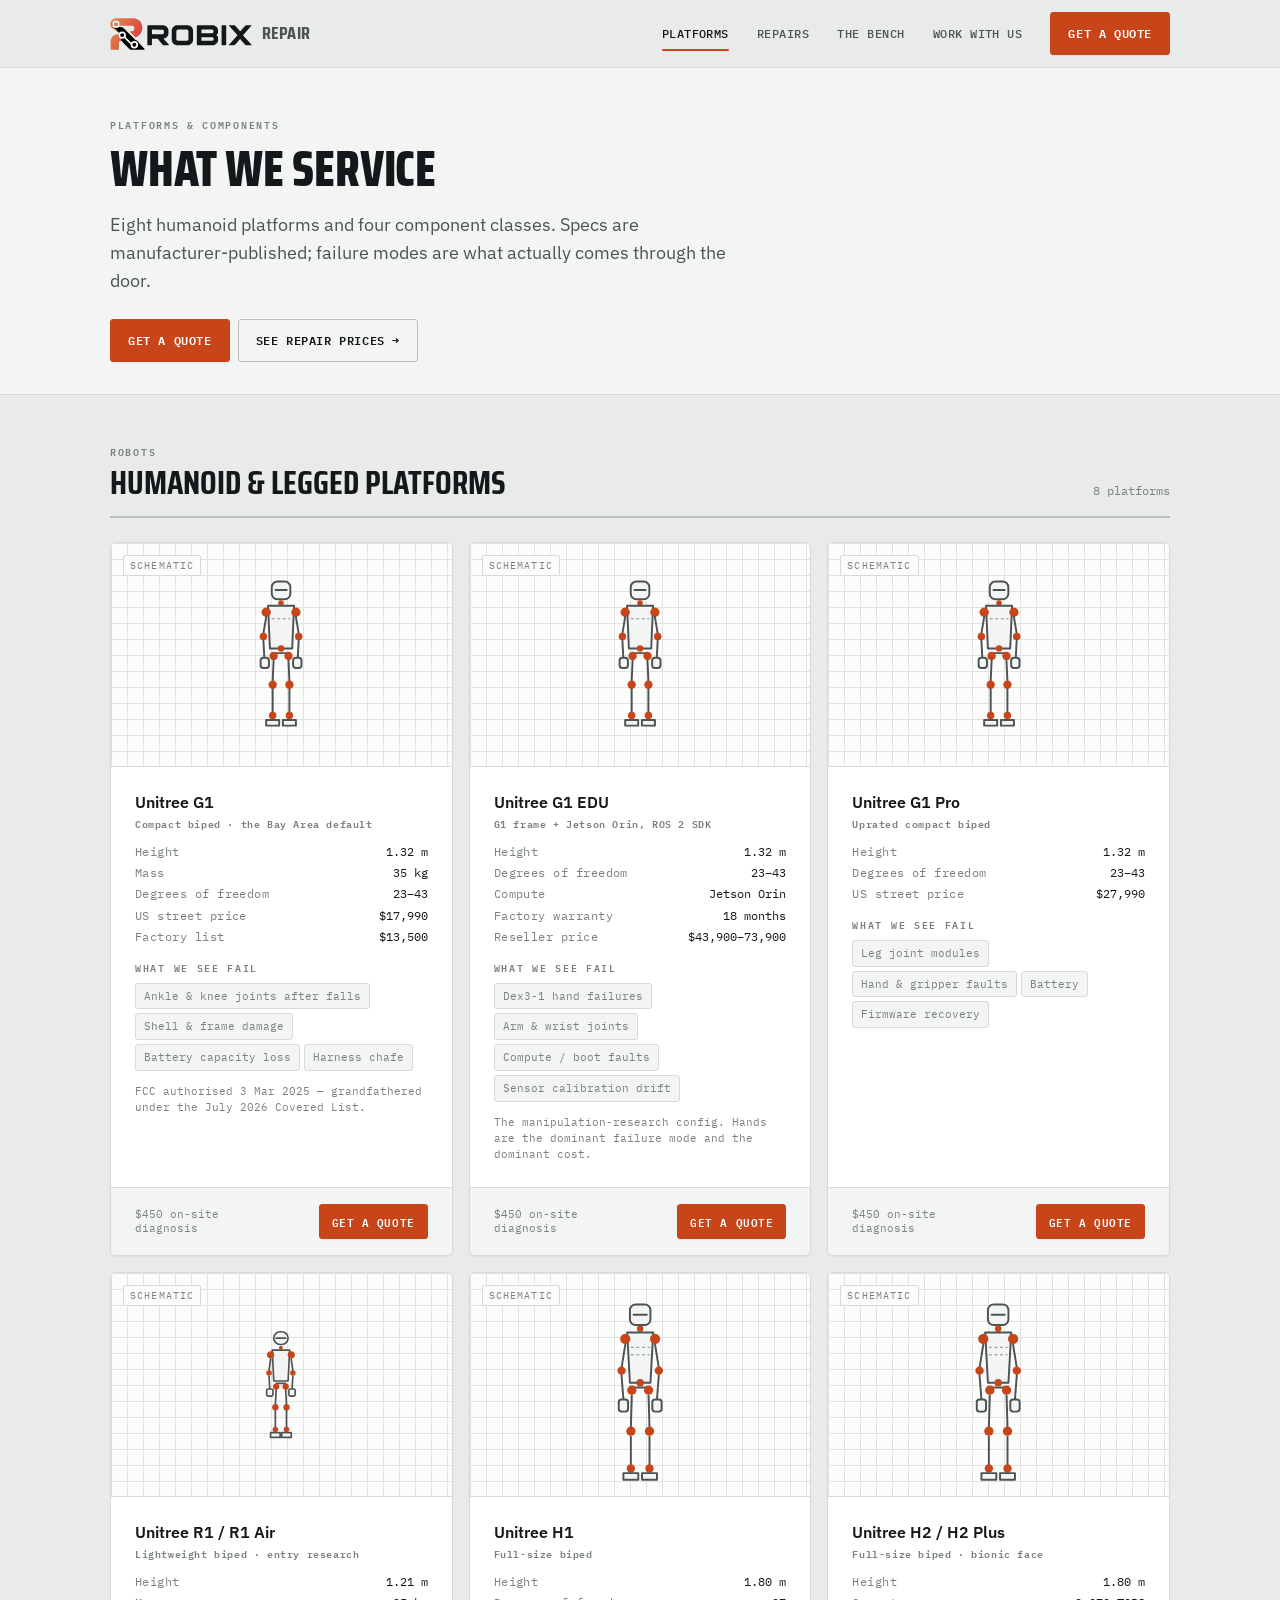
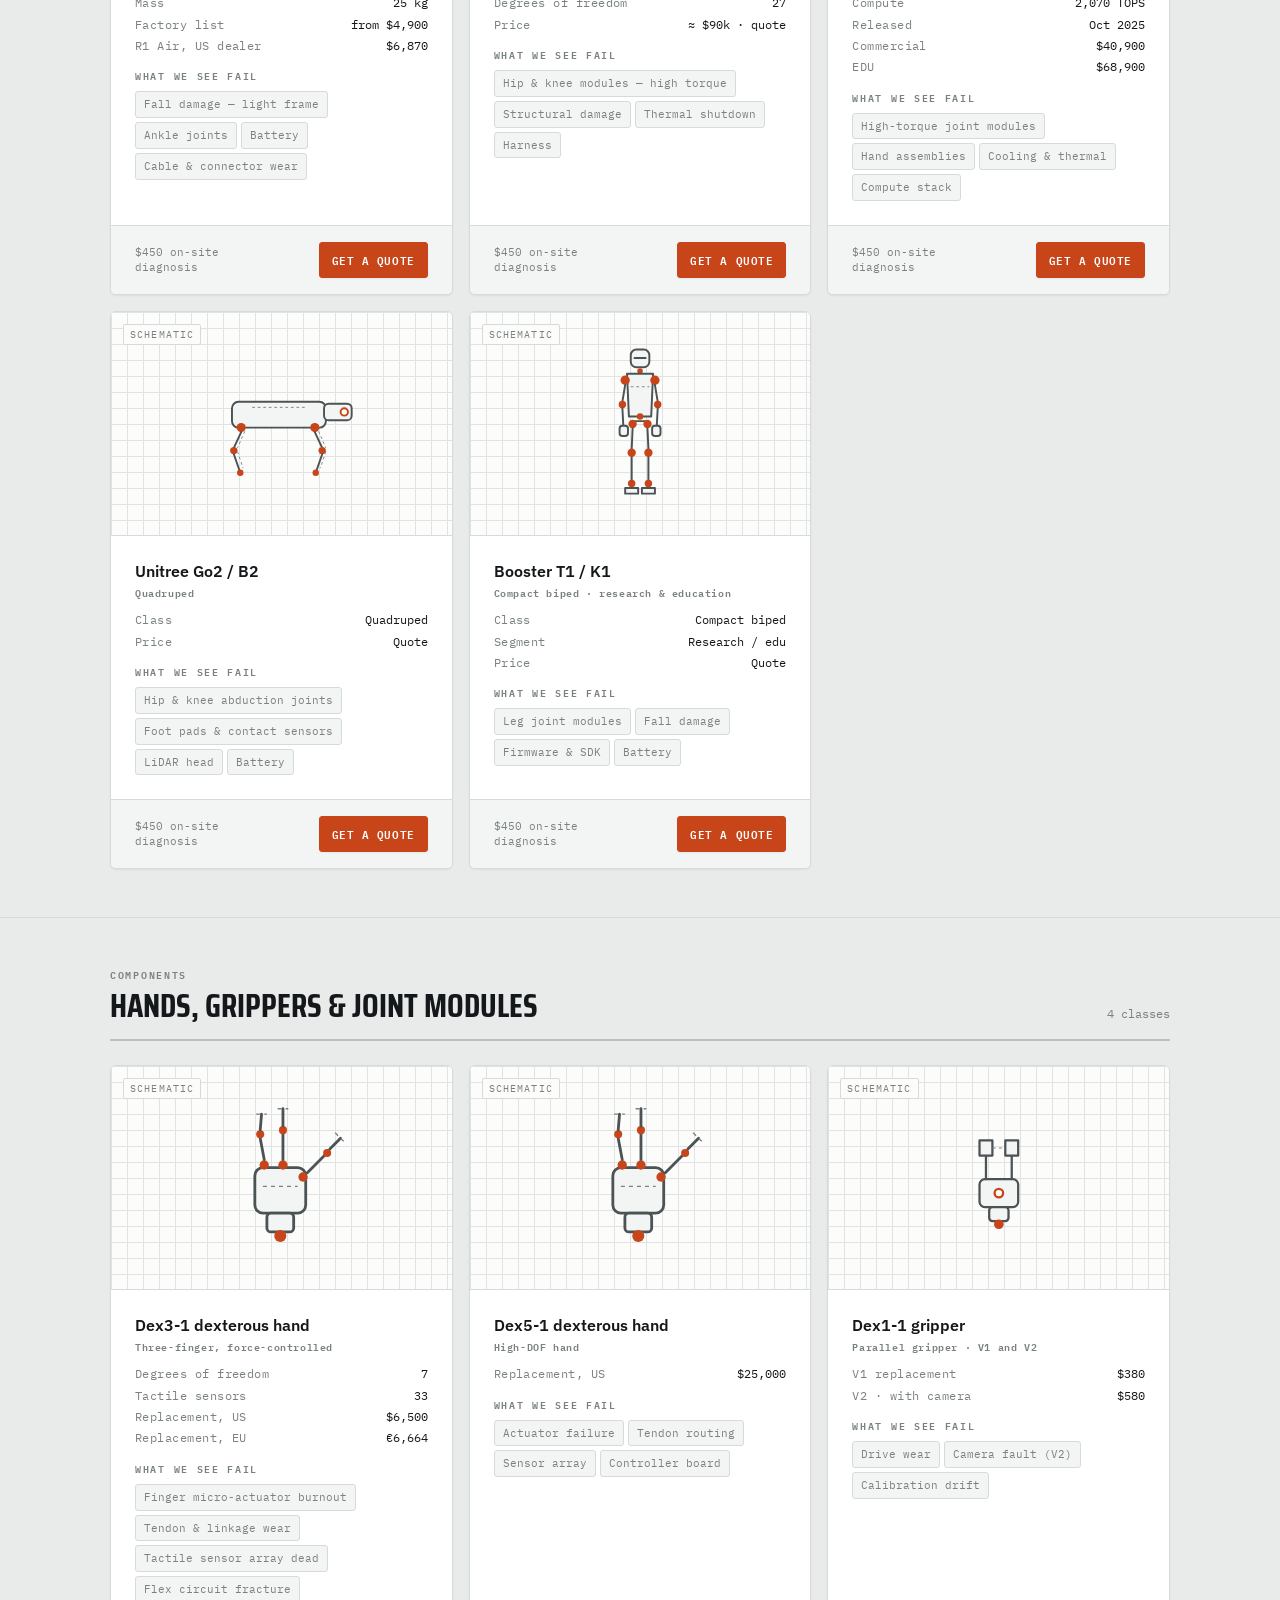
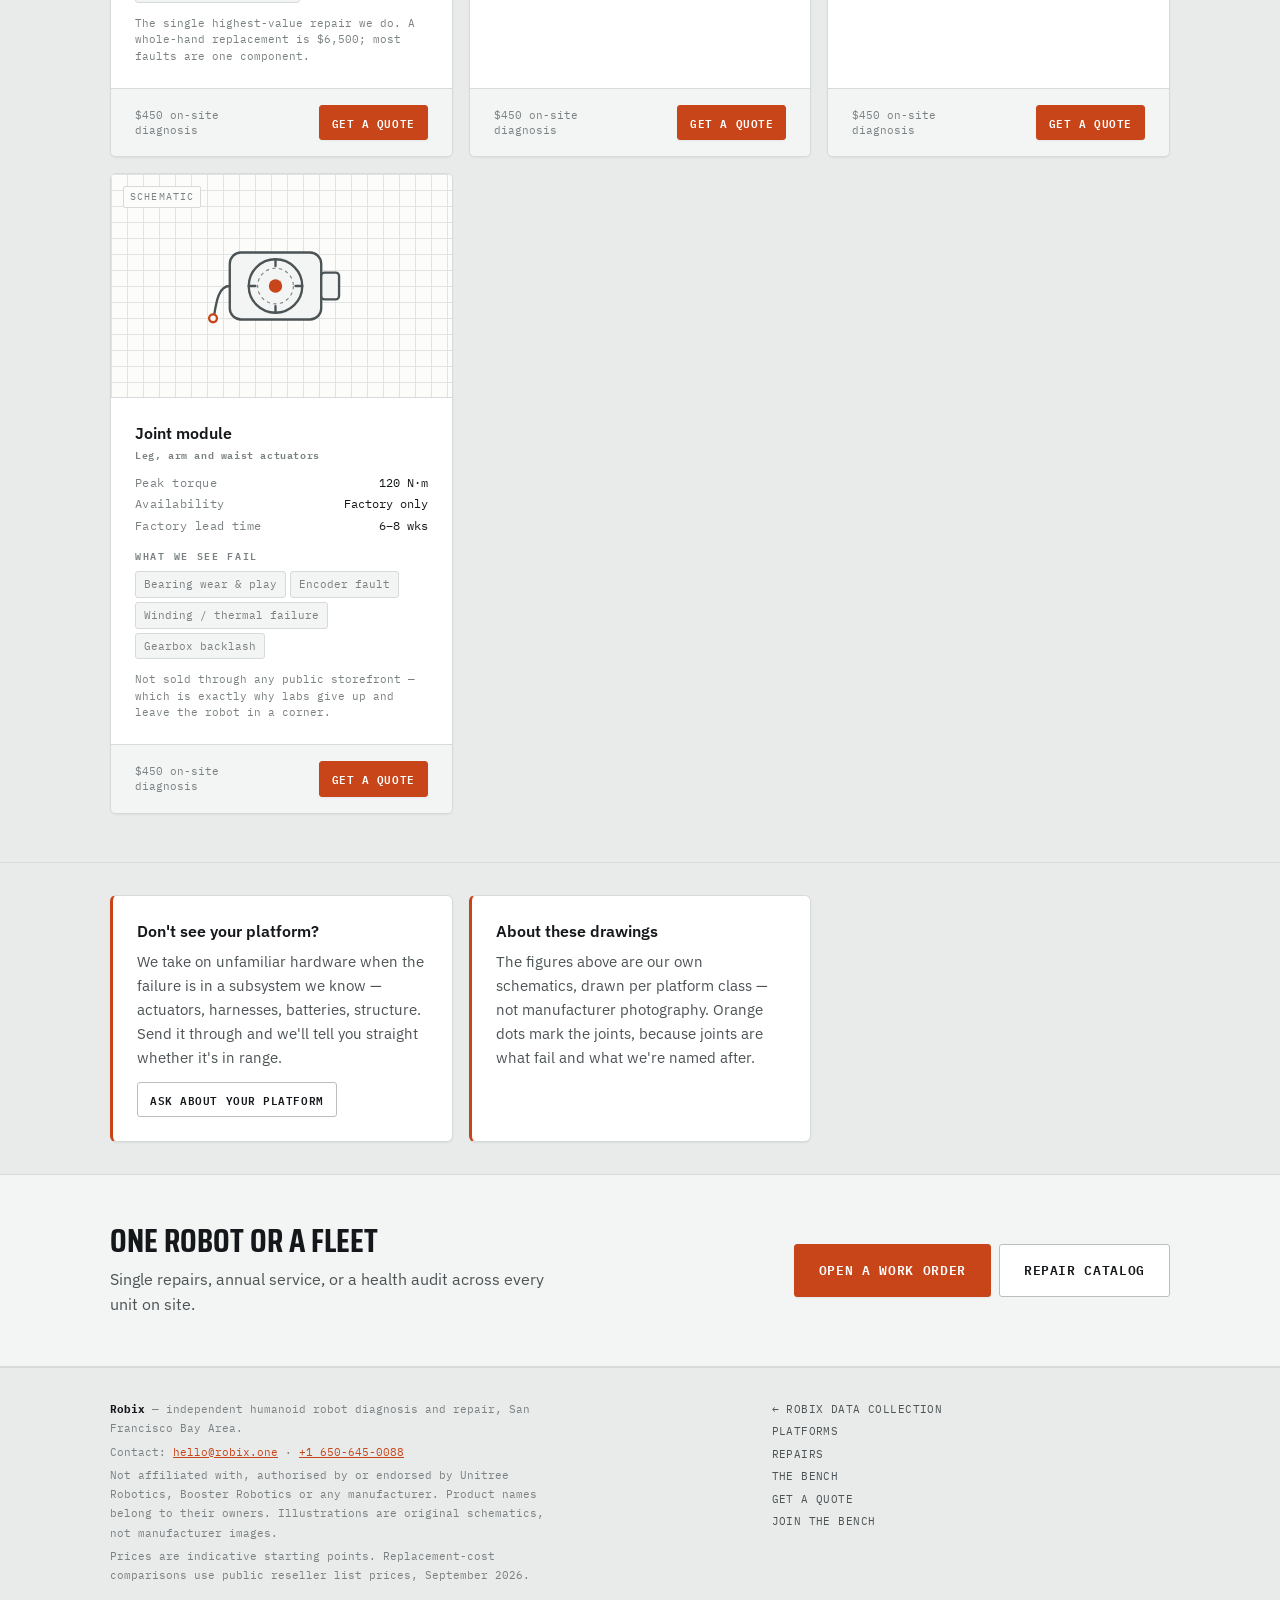
<file: platforms.html>
<!DOCTYPE html>
<html lang="en">
<head>
<meta charset="utf-8">
<meta name="viewport" content="width=device-width, initial-scale=1">
<title>Platforms — Robix</title>
<meta name="description" content="Every humanoid platform and component we service: specs, common failure modes, and what a repair costs.">
<link rel="preconnect" href="https://fonts.googleapis.com">
<link rel="preconnect" href="https://fonts.gstatic.com" crossorigin>
<link rel="stylesheet" href="https://fonts.googleapis.com/css2?family=Saira+Condensed:wght@600;700;800&family=IBM+Plex+Sans:wght@400;500;600;700&family=IBM+Plex+Mono:wght@400;500;600&display=swap">
<link rel="icon" href="assets/favicon.svg" type="image/svg+xml">
<link rel="icon" href="assets/favicon-64.png" type="image/png" sizes="64x64">
<link rel="apple-touch-icon" href="assets/apple-touch-icon.png">
<link rel="stylesheet" href="assets/styles.css">
</head>
<body>

<header class="top">
  <div class="top-in">
    <a class="brand" href="repair.html"><svg class="wordmark" viewBox="7 7 2108 476" role="img" aria-label="Robix"><defs><linearGradient id="rbx-o" gradientUnits="userSpaceOnUse" x1="20" y1="60" x2="480" y2="300"><stop offset="0" stop-color="#E8894A"/><stop offset="1" stop-color="#D4403F"/></linearGradient></defs><path fill="url(#rbx-o)" d="M124.5,251.8 114.2,249.0 110.5,249.0 102.2,251.0 97.5,251.0 83.2,255.2 69.0,262.2 53.5,273.5 39.8,287.2 31.2,300.0 23.5,315.5 19.2,327.2 16.0,345.2 16.0,466.5 19.2,474.2 25.0,479.0 30.5,480.8 125.2,480.8 130.0,479.2 135.2,475.8 138.2,470.2 139.8,464.5 139.8,450.2 138.8,447.0 139.8,442.5 139.8,396.2 138.8,393.0 138.8,378.8 139.8,372.8 142.5,364.0 148.2,357.0 152.5,353.2 158.2,350.8 162.5,349.8 170.2,349.8 174.0,348.0 174.8,346.2 174.8,333.8 175.8,330.5 175.8,318.2 174.5,315.0 171.8,312.0 165.5,309.2 153.8,300.8 145.0,291.0 140.5,283.2 137.8,276.5 133.5,260.0 127.5,253.8ZM89.5,67.0 84.8,68.5 79.2,71.8 71.8,79.2 69.2,83.0 65.2,92.2 65.0,102.5 67.0,110.0 71.8,118.5 78.2,125.0 83.2,128.0 91.5,130.5 99.2,130.8 111.8,126.5 115.5,124.0 122.0,117.5 126.2,110.2 128.8,101.5 128.8,93.2 126.2,84.8 117.5,73.8 108.8,68.8 103.2,67.0ZM14.5,70.5 10.0,89.2 10.0,106.5 13.2,122.5 16.5,131.2 21.2,140.8 29.8,152.5 43.2,165.0 57.0,173.0 68.5,176.8 79.2,176.8 81.8,175.5 82.2,173.2 75.8,163.5 73.2,161.2 64.0,149.0 59.5,140.5 53.0,132.0 46.2,120.8 42.8,109.0 42.8,103.2 41.8,100.0 42.8,96.5 42.8,89.8 48.5,72.5 57.8,61.0 64.8,55.0 71.5,50.5 83.5,45.0 92.5,42.8 99.2,42.8 111.2,45.0 119.0,48.0 132.0,57.0 137.5,62.2 142.8,68.8 148.5,80.0 151.0,89.8 151.0,105.0 147.2,116.2 147.8,119.2 150.5,120.8 327.2,120.8 339.5,122.8 349.2,126.5 356.0,131.0 363.8,139.8 366.5,145.0 369.0,153.8 369.0,170.0 366.5,177.8 363.2,184.2 355.0,193.8 344.2,200.8 337.2,203.0 330.5,203.0 327.2,204.0 305.5,204.0 302.8,205.5 302.2,208.5 303.8,211.5 335.5,243.2 338.8,247.5 350.2,259.0 354.5,262.2 383.0,291.8 385.8,292.8 390.5,291.5 407.0,284.2 423.8,274.5 434.5,266.0 446.0,255.5 456.0,244.5 462.0,236.5 470.0,223.5 480.2,200.2 484.8,184.5 486.8,174.5 486.8,167.8 487.8,164.5 487.8,137.2 486.8,134.0 486.8,127.2 484.8,121.0 482.5,108.2 478.8,97.8 474.0,87.2 465.5,72.0 460.0,64.2 453.0,56.2 442.2,45.5 432.5,37.8 416.5,27.8 403.8,21.8 378.2,13.0 366.2,11.0 326.5,11.0 323.2,10.0 297.5,10.0 294.2,11.0 288.2,10.0 169.5,10.0 166.2,11.0 159.5,11.0 156.2,10.0 105.5,10.0 102.2,11.0 87.5,11.0 70.0,15.8 56.0,22.2 49.5,27.0 47.0,28.0 39.2,34.8 25.8,49.2 21.2,56.0Z"/><path class="lg-arm" d="M53.5,64.0 45.5,77.8 42.0,90.5 42.0,106.2 45.0,117.8 50.5,128.8 60.8,140.2 61.5,147.0 68.5,156.8 107.2,195.5 110.5,199.8 135.2,224.5 141.2,231.8 141.5,233.5 136.0,245.0 134.0,253.5 134.0,271.2 137.0,281.8 141.0,290.0 145.5,296.8 154.0,305.2 160.8,309.8 172.5,314.8 174.5,316.2 175.0,320.2 174.0,323.5 174.0,343.2 175.5,348.2 185.8,354.2 205.2,373.5 208.5,377.8 247.2,418.5 258.5,431.8 288.0,462.2 294.8,467.8 306.8,474.2 316.5,477.8 321.5,478.8 327.2,478.8 330.5,479.8 507.2,479.8 516.0,478.2 521.0,475.0 521.8,473.2 521.8,467.5 520.2,464.0 491.5,434.2 488.2,430.0 437.2,379.8 430.8,364.8 423.2,355.0 414.8,347.5 406.0,342.0 387.8,334.5 381.5,330.2 374.2,322.0 338.5,286.2 335.2,282.0 214.8,161.5 205.0,154.0 194.2,148.2 183.5,144.0 174.2,142.0 135.2,142.0 124.2,148.2 123.2,147.8 131.8,141.5 142.2,129.8 148.2,119.0 151.8,105.2 151.8,91.5 148.8,80.0 146.2,73.8 142.2,67.0 132.8,56.5 125.0,51.0 116.8,47.0 106.2,44.0 95.5,43.0 92.2,44.0 87.5,44.0 75.8,47.5 62.0,55.5Z"/><circle fill="url(#rbx-o)" cx="96.4" cy="98.1" r="30.5"/><g class="lg-ring" fill="none" stroke-width="25.7"><circle cx="96.4" cy="98.1" r="42.4"/><circle cx="188.2" cy="261.7" r="42.4"/><circle cx="369.6" cy="404.9" r="42.4"/></g><path class="lg-ring-f" d="M237.5,288.8 232.5,295.8 223.2,305.2 223.2,307.5 304.2,389.5 307.5,393.8 312.5,398.8 314.0,399.0 315.5,396.2 318.8,384.0 322.8,376.2 322.5,374.2 274.5,325.2 269.5,319.2 259.5,310.2 239.2,289.0Z"/><path fill="currentColor" d="M1777.8,115.8 1776.8,120.2 1781.5,126.8 1791.5,137.0 1813.5,162.8 1837.5,188.0 1858.5,212.8 1868.2,222.5 1884.5,241.8 1903.5,262.5 1903.2,264.0 1857.5,314.0 1851.5,321.8 1823.5,352.0 1788.2,392.2 1778.5,402.0 1776.5,405.8 1776.2,408.2 1779.8,413.0 1781.5,413.8 1847.2,413.8 1855.8,411.8 1860.0,409.8 1866.8,405.2 1891.2,379.8 1941.8,320.0 1944.0,320.5 1960.5,340.8 2009.5,397.8 2016.0,404.2 2023.8,409.8 2028.0,411.8 2036.5,413.8 2104.2,413.8 2109.0,411.8 2111.0,410.0 2111.8,408.2 2111.8,404.5 2109.8,401.2 2046.2,331.8 2022.2,304.0 1989.5,269.2 1986.0,264.2 1986.5,261.8 2016.2,229.8 2096.2,138.0 2107.2,126.8 2110.8,122.0 2111.8,119.0 2110.8,115.8 2109.0,114.0 2106.2,113.0 2041.5,113.0 2030.0,116.0 2023.8,119.0 2020.0,121.5 2005.5,136.0 1961.5,187.0 1956.5,193.8 1945.0,205.8 1942.8,205.2 1877.2,129.0 1866.8,118.5 1863.8,116.5 1852.2,113.0 1782.5,113.0 1779.8,114.0ZM1678.5,113.0 1674.5,114.2 1671.0,116.5 1668.5,119.0 1667.0,122.5 1667.0,402.2 1670.0,409.0 1674.8,412.8 1677.5,413.8 1725.2,413.8 1730.0,412.0 1735.2,406.0 1735.8,389.5 1736.8,386.2 1736.8,369.5 1735.8,366.2 1735.8,121.5 1733.2,117.0 1730.8,114.5 1727.2,113.0ZM1301.5,118.0 1299.0,123.5 1299.0,401.2 1300.5,406.0 1303.8,410.8 1310.5,413.8 1532.2,413.8 1550.5,410.8 1566.0,405.2 1573.0,401.8 1582.8,395.2 1595.2,383.8 1604.8,371.0 1609.2,362.0 1612.8,351.5 1614.8,340.2 1614.8,301.5 1611.8,286.2 1609.2,280.0 1605.2,274.0 1593.8,262.5 1590.5,260.2 1590.5,259.0 1603.2,246.8 1609.2,237.0 1611.8,229.5 1613.8,220.2 1613.8,182.5 1609.8,167.0 1604.8,156.8 1597.2,146.0 1589.0,137.0 1579.0,129.0 1564.0,120.5 1550.2,116.0 1533.2,113.0 1309.5,113.0 1305.5,114.2ZM1366.8,294.8 1368.8,292.8 1529.2,292.8 1536.0,294.8 1539.8,297.2 1545.0,302.8 1548.0,311.5 1548.0,324.2 1545.5,333.0 1542.5,337.8 1536.0,343.0 1526.2,346.0 1368.8,346.0 1366.8,344.0ZM1366.8,181.8 1368.8,179.8 1528.2,179.8 1533.0,181.2 1537.8,184.2 1541.5,188.0 1544.5,192.8 1546.0,197.5 1546.0,202.2 1547.0,205.5 1546.0,216.2 1542.5,223.8 1537.8,228.5 1532.0,231.5 1525.2,233.0 1369.5,233.0 1368.2,232.5 1366.8,230.2 1366.8,221.5 1367.8,218.2 1367.8,208.5 1366.8,205.2ZM948.5,140.0 939.5,151.0 933.0,161.8 929.0,172.0 926.0,184.5 926.0,190.2 925.0,193.5 925.0,332.2 928.0,350.5 932.5,363.0 944.5,381.8 955.0,392.2 966.8,400.8 977.8,406.2 991.2,410.8 1008.5,413.8 1160.2,413.8 1176.5,410.8 1195.0,403.8 1208.8,395.2 1223.2,381.8 1231.8,370.0 1236.2,361.0 1239.8,351.5 1242.8,335.2 1242.8,190.5 1240.5,176.5 1234.2,160.0 1224.2,145.0 1211.8,132.5 1206.0,128.0 1192.0,120.5 1182.5,117.0 1164.2,113.0 1004.5,113.0 989.2,116.0 978.8,119.5 967.8,125.0 958.0,131.5ZM998.2,192.0 1005.0,185.2 1008.8,182.8 1018.5,179.8 1150.2,179.8 1158.2,182.0 1163.8,185.2 1170.0,191.8 1174.0,201.5 1174.0,302.2 1175.0,305.5 1175.0,317.2 1173.0,326.8 1169.5,333.8 1162.0,341.0 1155.8,344.0 1148.2,346.0 1018.5,346.0 1009.8,343.5 1002.8,339.0 995.8,330.0 993.8,323.2 993.8,202.5 996.0,195.5ZM564.8,118.8 563.0,123.5 563.0,403.2 565.0,408.0 568.8,412.0 573.5,413.8 621.2,413.8 626.0,411.8 628.8,409.0 630.8,404.2 630.8,320.2 631.2,316.5 633.5,314.8 714.2,314.8 716.0,315.5 729.5,331.0 736.5,340.8 782.5,396.8 794.0,408.2 802.0,412.8 805.5,413.8 877.2,413.8 881.8,410.8 882.8,408.2 882.5,405.5 878.2,399.0 802.2,314.5 803.8,312.8 808.2,312.8 823.0,309.2 837.0,302.8 845.8,297.2 859.2,283.8 864.8,276.0 871.2,263.0 874.8,252.5 876.8,241.2 876.8,189.5 874.8,177.5 870.2,163.8 862.8,150.8 859.2,146.0 846.8,133.5 836.0,126.0 825.0,120.5 809.2,115.2 796.2,113.0 573.5,113.0 569.5,114.2ZM630.8,181.8 632.8,179.8 788.2,180.0 795.0,182.2 799.8,185.2 804.5,190.0 806.8,193.5 809.0,201.5 809.0,226.2 807.8,232.2 804.5,238.8 798.8,244.5 792.8,248.0 782.2,250.0 633.8,250.0 631.8,248.0 631.8,235.5 630.8,232.2Z"/></svg><span class="sub">Repair</span></a>
    <nav class="nav">
      <a class="lnk" href="platforms.html">Platforms</a>
      <a class="lnk" href="repairs.html">Repairs</a>
      <a class="lnk" href="bench.html">The bench</a>
      <a class="lnk" href="join.html">Work with us</a>
    </nav>
    <a class="btn btn-p nav-cta" href="quote.html">Get a quote</a>
    <button class="burger btn btn-gh" type="button" aria-expanded="false">Menu</button>
  </div>
</header>

<div class="phead">
  <div class="wrap">
    <span class="lab">Platforms &amp; components</span>
    <h1>What we service</h1>
    <p class="lede">Eight humanoid platforms and four component classes. Specs are manufacturer-published; failure modes are what actually comes through the door.</p>
    <div class="acts">
      <a class="btn btn-p" href="quote.html">Get a quote</a>
      <a class="btn btn-gh" href="repairs.html">See repair prices →</a>
    </div>
  </div>
</div>

<section>
  <div class="wrap">
    <div class="shead">
      <div><span class="lab">Robots</span><h2>Humanoid &amp; legged platforms</h2></div>
      <span class="r">8 platforms</span>
    </div>
    <div class="grid c3" id="platRobots"></div>
  </div>
</section>

<section>
  <div class="wrap">
    <div class="shead">
      <div><span class="lab">Components</span><h2>Hands, grippers &amp; joint modules</h2></div>
      <span class="r">4 classes</span>
    </div>
    <div class="grid c3" id="platParts"></div>
  </div>
</section>

<section class="tight">
  <div class="wrap">
    <div class="grid c2">
      <div class="callout">
        <h3>Don't see your platform?</h3>
        <p>We take on unfamiliar hardware when the failure is in a subsystem we know — actuators, harnesses, batteries, structure. Send it through and we'll tell you straight whether it's in range.</p>
        <p class="cta-after"><a class="btn btn-sm" href="quote.html">Ask about your platform</a></p>
      </div>
      <div class="callout">
        <h3>About these drawings</h3>
        <p>The figures above are our own schematics, drawn per platform class — not manufacturer photography. Orange dots mark the joints, because joints are what fail and what we're named after.</p>
      </div>
    </div>
  </div>
</section>

<div class="cta-band">
  <div class="wrap">
    <div>
      <h2>One robot or a fleet</h2>
      <p class="band-copy">Single repairs, annual service, or a health audit across every unit on site.</p>
    </div>
    <div class="acts">
      <a class="btn btn-p btn-lg" href="quote.html">Open a work order</a>
      <a class="btn btn-lg" href="repairs.html">Repair catalog</a>
    </div>
  </div>
</div>

<footer class="btm">
  <div class="wrap">
    <div>
      <p><b>Robix</b> — independent humanoid robot diagnosis and repair, San Francisco Bay Area.</p>
      <p>Contact: <a href="mailto:hello@robix.one">hello@robix.one</a> · <a href="tel:+16506450088">+1 650-645-0088</a></p>
      <p>Not affiliated with, authorised by or endorsed by Unitree Robotics, Booster Robotics or any manufacturer. Product names belong to their owners. Illustrations are original schematics, not manufacturer images.</p>
      <p>Prices are indicative starting points. Replacement-cost comparisons use public reseller list prices, September 2026.</p>
    </div>
    <nav class="fnav">
      <a href="index.html">← Robix data collection</a>
      <a href="platforms.html">Platforms</a>
      <a href="repairs.html">Repairs</a>
      <a href="bench.html">The bench</a>
      <a href="quote.html">Get a quote</a>
      <a href="join.html">Join the bench</a>
    </nav>
  </div>
</footer>

<script src="assets/data.js"></script>
<script src="assets/app.js"></script>
</body>
</html>
</file>
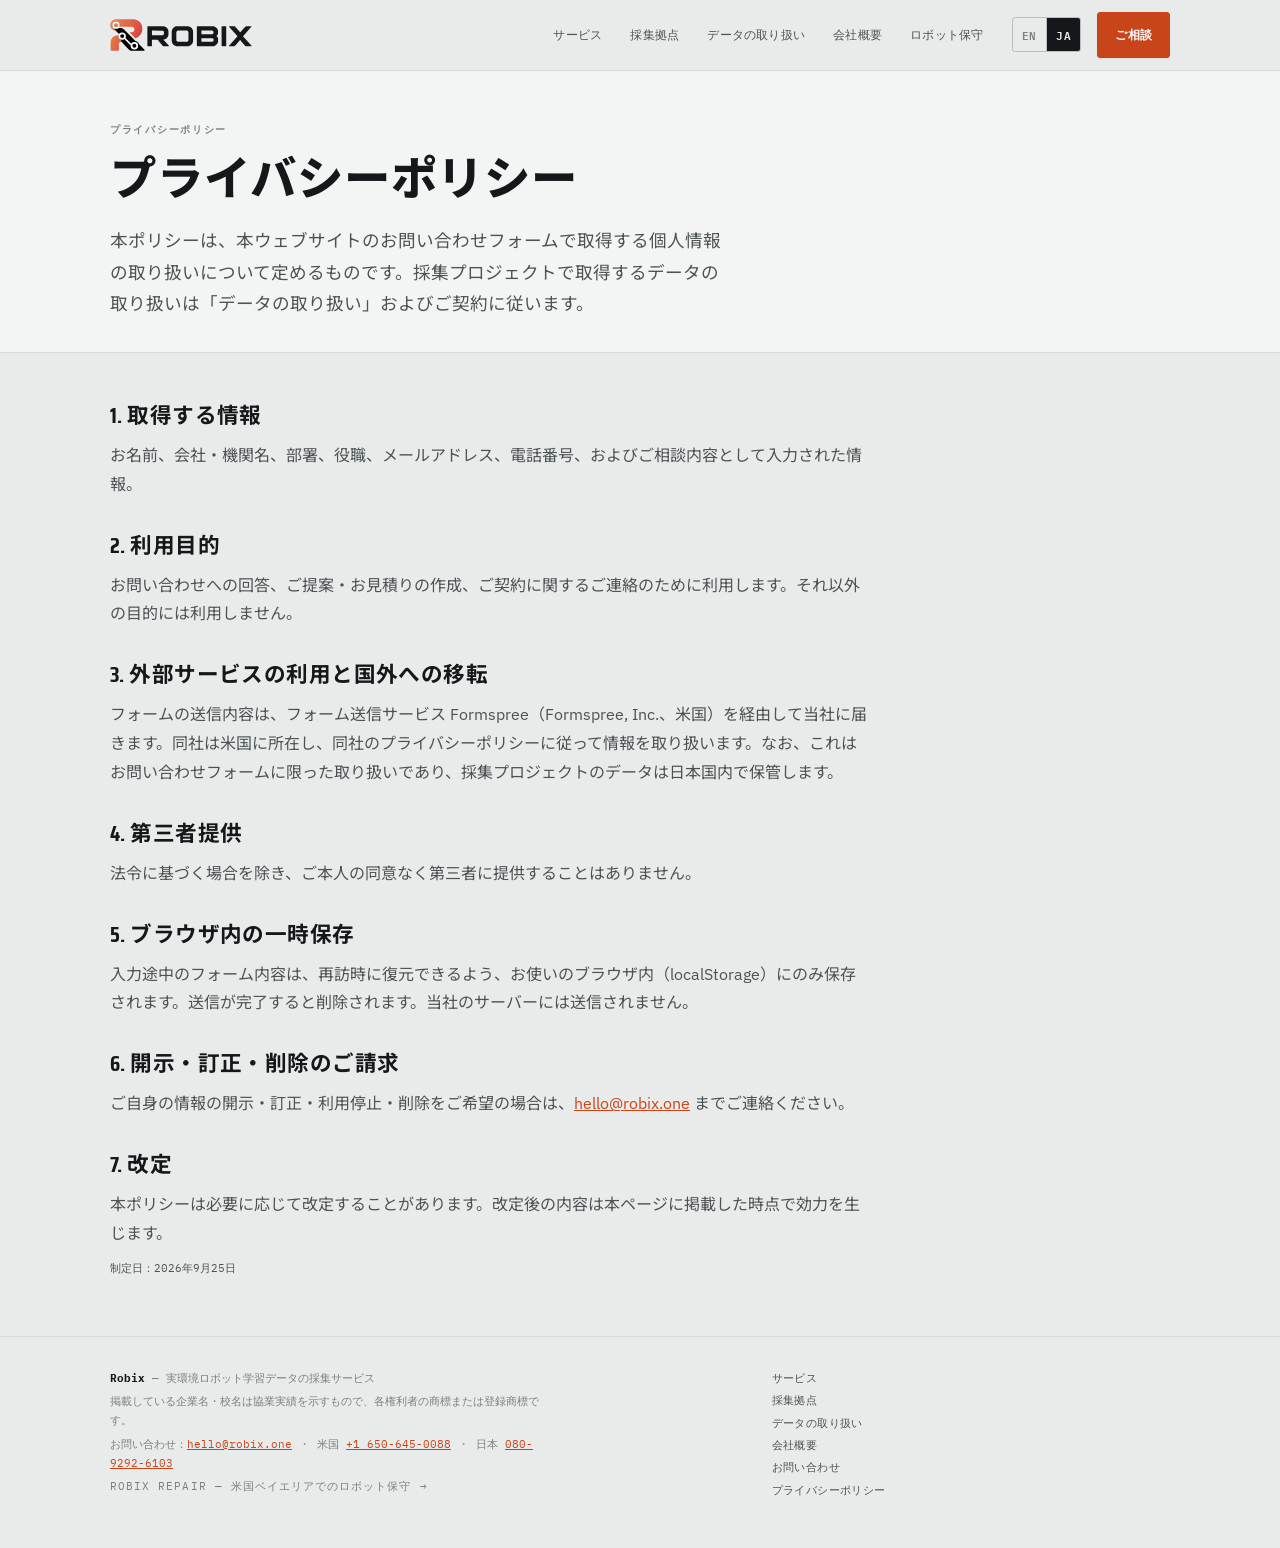
<file: privacy.html>
<!DOCTYPE html>
<html lang="ja">
<head>
<meta charset="utf-8">
<meta name="viewport" content="width=device-width, initial-scale=1">
<title data-i18n="t.privacy">プライバシーポリシー — Robix</title>
<meta name="description" data-i18n-content="d.privacy" content="お問い合わせフォームで取得する個人情報の取り扱いについて。">
<link rel="preconnect" href="https://fonts.googleapis.com">
<link rel="preconnect" href="https://fonts.gstatic.com" crossorigin>
<link rel="stylesheet" href="https://fonts.googleapis.com/css2?family=Saira+Condensed:wght@600;700;800&family=IBM+Plex+Sans:wght@400;500;600;700&family=IBM+Plex+Mono:wght@400;500;600&family=Noto+Sans+JP:wght@400;500;700;800&display=swap">
<link rel="icon" href="assets/favicon.svg" type="image/svg+xml">
<link rel="icon" href="assets/favicon-64.png" type="image/png" sizes="64x64">
<link rel="apple-touch-icon" href="assets/apple-touch-icon.png">
<link rel="stylesheet" href="assets/styles.css">
</head>
<body>

<header class="top">
  <div class="top-in">
    <a class="brand" href="index.html"><svg class="wordmark" viewBox="7 7 2108 476" role="img" aria-label="Robix"><defs><linearGradient id="rbx-o" gradientUnits="userSpaceOnUse" x1="20" y1="60" x2="480" y2="300"><stop offset="0" stop-color="#E8894A"/><stop offset="1" stop-color="#D4403F"/></linearGradient></defs><path fill="url(#rbx-o)" d="M124.5,251.8 114.2,249.0 110.5,249.0 102.2,251.0 97.5,251.0 83.2,255.2 69.0,262.2 53.5,273.5 39.8,287.2 31.2,300.0 23.5,315.5 19.2,327.2 16.0,345.2 16.0,466.5 19.2,474.2 25.0,479.0 30.5,480.8 125.2,480.8 130.0,479.2 135.2,475.8 138.2,470.2 139.8,464.5 139.8,450.2 138.8,447.0 139.8,442.5 139.8,396.2 138.8,393.0 138.8,378.8 139.8,372.8 142.5,364.0 148.2,357.0 152.5,353.2 158.2,350.8 162.5,349.8 170.2,349.8 174.0,348.0 174.8,346.2 174.8,333.8 175.8,330.5 175.8,318.2 174.5,315.0 171.8,312.0 165.5,309.2 153.8,300.8 145.0,291.0 140.5,283.2 137.8,276.5 133.5,260.0 127.5,253.8ZM89.5,67.0 84.8,68.5 79.2,71.8 71.8,79.2 69.2,83.0 65.2,92.2 65.0,102.5 67.0,110.0 71.8,118.5 78.2,125.0 83.2,128.0 91.5,130.5 99.2,130.8 111.8,126.5 115.5,124.0 122.0,117.5 126.2,110.2 128.8,101.5 128.8,93.2 126.2,84.8 117.5,73.8 108.8,68.8 103.2,67.0ZM14.5,70.5 10.0,89.2 10.0,106.5 13.2,122.5 16.5,131.2 21.2,140.8 29.8,152.5 43.2,165.0 57.0,173.0 68.5,176.8 79.2,176.8 81.8,175.5 82.2,173.2 75.8,163.5 73.2,161.2 64.0,149.0 59.5,140.5 53.0,132.0 46.2,120.8 42.8,109.0 42.8,103.2 41.8,100.0 42.8,96.5 42.8,89.8 48.5,72.5 57.8,61.0 64.8,55.0 71.5,50.5 83.5,45.0 92.5,42.8 99.2,42.8 111.2,45.0 119.0,48.0 132.0,57.0 137.5,62.2 142.8,68.8 148.5,80.0 151.0,89.8 151.0,105.0 147.2,116.2 147.8,119.2 150.5,120.8 327.2,120.8 339.5,122.8 349.2,126.5 356.0,131.0 363.8,139.8 366.5,145.0 369.0,153.8 369.0,170.0 366.5,177.8 363.2,184.2 355.0,193.8 344.2,200.8 337.2,203.0 330.5,203.0 327.2,204.0 305.5,204.0 302.8,205.5 302.2,208.5 303.8,211.5 335.5,243.2 338.8,247.5 350.2,259.0 354.5,262.2 383.0,291.8 385.8,292.8 390.5,291.5 407.0,284.2 423.8,274.5 434.5,266.0 446.0,255.5 456.0,244.5 462.0,236.5 470.0,223.5 480.2,200.2 484.8,184.5 486.8,174.5 486.8,167.8 487.8,164.5 487.8,137.2 486.8,134.0 486.8,127.2 484.8,121.0 482.5,108.2 478.8,97.8 474.0,87.2 465.5,72.0 460.0,64.2 453.0,56.2 442.2,45.5 432.5,37.8 416.5,27.8 403.8,21.8 378.2,13.0 366.2,11.0 326.5,11.0 323.2,10.0 297.5,10.0 294.2,11.0 288.2,10.0 169.5,10.0 166.2,11.0 159.5,11.0 156.2,10.0 105.5,10.0 102.2,11.0 87.5,11.0 70.0,15.8 56.0,22.2 49.5,27.0 47.0,28.0 39.2,34.8 25.8,49.2 21.2,56.0Z"/><path class="lg-arm" d="M53.5,64.0 45.5,77.8 42.0,90.5 42.0,106.2 45.0,117.8 50.5,128.8 60.8,140.2 61.5,147.0 68.5,156.8 107.2,195.5 110.5,199.8 135.2,224.5 141.2,231.8 141.5,233.5 136.0,245.0 134.0,253.5 134.0,271.2 137.0,281.8 141.0,290.0 145.5,296.8 154.0,305.2 160.8,309.8 172.5,314.8 174.5,316.2 175.0,320.2 174.0,323.5 174.0,343.2 175.5,348.2 185.8,354.2 205.2,373.5 208.5,377.8 247.2,418.5 258.5,431.8 288.0,462.2 294.8,467.8 306.8,474.2 316.5,477.8 321.5,478.8 327.2,478.8 330.5,479.8 507.2,479.8 516.0,478.2 521.0,475.0 521.8,473.2 521.8,467.5 520.2,464.0 491.5,434.2 488.2,430.0 437.2,379.8 430.8,364.8 423.2,355.0 414.8,347.5 406.0,342.0 387.8,334.5 381.5,330.2 374.2,322.0 338.5,286.2 335.2,282.0 214.8,161.5 205.0,154.0 194.2,148.2 183.5,144.0 174.2,142.0 135.2,142.0 124.2,148.2 123.2,147.8 131.8,141.5 142.2,129.8 148.2,119.0 151.8,105.2 151.8,91.5 148.8,80.0 146.2,73.8 142.2,67.0 132.8,56.5 125.0,51.0 116.8,47.0 106.2,44.0 95.5,43.0 92.2,44.0 87.5,44.0 75.8,47.5 62.0,55.5Z"/><circle fill="url(#rbx-o)" cx="96.4" cy="98.1" r="30.5"/><g class="lg-ring" fill="none" stroke-width="25.7"><circle cx="96.4" cy="98.1" r="42.4"/><circle cx="188.2" cy="261.7" r="42.4"/><circle cx="369.6" cy="404.9" r="42.4"/></g><path class="lg-ring-f" d="M237.5,288.8 232.5,295.8 223.2,305.2 223.2,307.5 304.2,389.5 307.5,393.8 312.5,398.8 314.0,399.0 315.5,396.2 318.8,384.0 322.8,376.2 322.5,374.2 274.5,325.2 269.5,319.2 259.5,310.2 239.2,289.0Z"/><path fill="currentColor" d="M1777.8,115.8 1776.8,120.2 1781.5,126.8 1791.5,137.0 1813.5,162.8 1837.5,188.0 1858.5,212.8 1868.2,222.5 1884.5,241.8 1903.5,262.5 1903.2,264.0 1857.5,314.0 1851.5,321.8 1823.5,352.0 1788.2,392.2 1778.5,402.0 1776.5,405.8 1776.2,408.2 1779.8,413.0 1781.5,413.8 1847.2,413.8 1855.8,411.8 1860.0,409.8 1866.8,405.2 1891.2,379.8 1941.8,320.0 1944.0,320.5 1960.5,340.8 2009.5,397.8 2016.0,404.2 2023.8,409.8 2028.0,411.8 2036.5,413.8 2104.2,413.8 2109.0,411.8 2111.0,410.0 2111.8,408.2 2111.8,404.5 2109.8,401.2 2046.2,331.8 2022.2,304.0 1989.5,269.2 1986.0,264.2 1986.5,261.8 2016.2,229.8 2096.2,138.0 2107.2,126.8 2110.8,122.0 2111.8,119.0 2110.8,115.8 2109.0,114.0 2106.2,113.0 2041.5,113.0 2030.0,116.0 2023.8,119.0 2020.0,121.5 2005.5,136.0 1961.5,187.0 1956.5,193.8 1945.0,205.8 1942.8,205.2 1877.2,129.0 1866.8,118.5 1863.8,116.5 1852.2,113.0 1782.5,113.0 1779.8,114.0ZM1678.5,113.0 1674.5,114.2 1671.0,116.5 1668.5,119.0 1667.0,122.5 1667.0,402.2 1670.0,409.0 1674.8,412.8 1677.5,413.8 1725.2,413.8 1730.0,412.0 1735.2,406.0 1735.8,389.5 1736.8,386.2 1736.8,369.5 1735.8,366.2 1735.8,121.5 1733.2,117.0 1730.8,114.5 1727.2,113.0ZM1301.5,118.0 1299.0,123.5 1299.0,401.2 1300.5,406.0 1303.8,410.8 1310.5,413.8 1532.2,413.8 1550.5,410.8 1566.0,405.2 1573.0,401.8 1582.8,395.2 1595.2,383.8 1604.8,371.0 1609.2,362.0 1612.8,351.5 1614.8,340.2 1614.8,301.5 1611.8,286.2 1609.2,280.0 1605.2,274.0 1593.8,262.5 1590.5,260.2 1590.5,259.0 1603.2,246.8 1609.2,237.0 1611.8,229.5 1613.8,220.2 1613.8,182.5 1609.8,167.0 1604.8,156.8 1597.2,146.0 1589.0,137.0 1579.0,129.0 1564.0,120.5 1550.2,116.0 1533.2,113.0 1309.5,113.0 1305.5,114.2ZM1366.8,294.8 1368.8,292.8 1529.2,292.8 1536.0,294.8 1539.8,297.2 1545.0,302.8 1548.0,311.5 1548.0,324.2 1545.5,333.0 1542.5,337.8 1536.0,343.0 1526.2,346.0 1368.8,346.0 1366.8,344.0ZM1366.8,181.8 1368.8,179.8 1528.2,179.8 1533.0,181.2 1537.8,184.2 1541.5,188.0 1544.5,192.8 1546.0,197.5 1546.0,202.2 1547.0,205.5 1546.0,216.2 1542.5,223.8 1537.8,228.5 1532.0,231.5 1525.2,233.0 1369.5,233.0 1368.2,232.5 1366.8,230.2 1366.8,221.5 1367.8,218.2 1367.8,208.5 1366.8,205.2ZM948.5,140.0 939.5,151.0 933.0,161.8 929.0,172.0 926.0,184.5 926.0,190.2 925.0,193.5 925.0,332.2 928.0,350.5 932.5,363.0 944.5,381.8 955.0,392.2 966.8,400.8 977.8,406.2 991.2,410.8 1008.5,413.8 1160.2,413.8 1176.5,410.8 1195.0,403.8 1208.8,395.2 1223.2,381.8 1231.8,370.0 1236.2,361.0 1239.8,351.5 1242.8,335.2 1242.8,190.5 1240.5,176.5 1234.2,160.0 1224.2,145.0 1211.8,132.5 1206.0,128.0 1192.0,120.5 1182.5,117.0 1164.2,113.0 1004.5,113.0 989.2,116.0 978.8,119.5 967.8,125.0 958.0,131.5ZM998.2,192.0 1005.0,185.2 1008.8,182.8 1018.5,179.8 1150.2,179.8 1158.2,182.0 1163.8,185.2 1170.0,191.8 1174.0,201.5 1174.0,302.2 1175.0,305.5 1175.0,317.2 1173.0,326.8 1169.5,333.8 1162.0,341.0 1155.8,344.0 1148.2,346.0 1018.5,346.0 1009.8,343.5 1002.8,339.0 995.8,330.0 993.8,323.2 993.8,202.5 996.0,195.5ZM564.8,118.8 563.0,123.5 563.0,403.2 565.0,408.0 568.8,412.0 573.5,413.8 621.2,413.8 626.0,411.8 628.8,409.0 630.8,404.2 630.8,320.2 631.2,316.5 633.5,314.8 714.2,314.8 716.0,315.5 729.5,331.0 736.5,340.8 782.5,396.8 794.0,408.2 802.0,412.8 805.5,413.8 877.2,413.8 881.8,410.8 882.8,408.2 882.5,405.5 878.2,399.0 802.2,314.5 803.8,312.8 808.2,312.8 823.0,309.2 837.0,302.8 845.8,297.2 859.2,283.8 864.8,276.0 871.2,263.0 874.8,252.5 876.8,241.2 876.8,189.5 874.8,177.5 870.2,163.8 862.8,150.8 859.2,146.0 846.8,133.5 836.0,126.0 825.0,120.5 809.2,115.2 796.2,113.0 573.5,113.0 569.5,114.2ZM630.8,181.8 632.8,179.8 788.2,180.0 795.0,182.2 799.8,185.2 804.5,190.0 806.8,193.5 809.0,201.5 809.0,226.2 807.8,232.2 804.5,238.8 798.8,244.5 792.8,248.0 782.2,250.0 633.8,250.0 631.8,248.0 631.8,235.5 630.8,232.2Z"/></svg></a>
    <nav class="nav">
      <a class="lnk" href="service.html" data-i18n="nav.service">サービス</a>
      <a class="lnk" href="facility.html" data-i18n="nav.facility">採集拠点</a>
      <a class="lnk" href="security.html" data-i18n="nav.security">データの取り扱い</a>
      <a class="lnk" href="company.html" data-i18n="nav.company">会社概要</a>
      <a class="lnk" href="repair.html" data-i18n="nav.repair">ロボット保守</a>
      <a class="lnk lnk-m" href="contact.html" data-i18n="nav.cta">ご相談</a>
    </nav>
    <div class="lang" role="group" aria-label="Language"><button type="button" data-lang="en" aria-pressed="false">EN</button><button type="button" data-lang="ja" aria-pressed="true">JA</button></div>
    <a class="btn btn-p nav-cta" href="contact.html" data-i18n="nav.cta">ご相談</a>
    <button class="burger btn btn-gh" type="button" aria-expanded="false">メニュー</button>
  </div>
</header>

<div class="phead">
  <div class="wrap">
    <span class="lab" data-i18n="nav.privacy">プライバシーポリシー</span>
    <h1 data-i18n="nav.privacy">プライバシーポリシー</h1>
    <p class="lede" data-i18n="pv.lede">本ポリシーは、本ウェブサイトのお問い合わせフォームで取得する個人情報の取り扱いについて定めるものです。採集プロジェクトで取得するデータの取り扱いは「データの取り扱い」およびご契約に従います。</p>
  </div>
</div>

<section>
  <div class="wrap">
    <div class="prose">
      <h2 data-i18n="pv.1h">1. 取得する情報</h2>
      <p data-i18n="pv.1p">お名前、会社・機関名、部署、役職、メールアドレス、電話番号、およびご相談内容として入力された情報。</p>

      <h2 data-i18n="pv.2h">2. 利用目的</h2>
      <p data-i18n="pv.2p">お問い合わせへの回答、ご提案・お見積りの作成、ご契約に関するご連絡のために利用します。それ以外の目的には利用しません。</p>

      <h2 data-i18n="pv.3h">3. 外部サービスの利用と国外への移転</h2>
      <p data-i18n="pv.3p">フォームの送信内容は、フォーム送信サービス Formspree（Formspree, Inc.、米国）を経由して当社に届きます。同社は米国に所在し、同社のプライバシーポリシーに従って情報を取り扱います。なお、これはお問い合わせフォームに限った取り扱いであり、採集プロジェクトのデータは日本国内で保管します。</p>

      <h2 data-i18n="pv.4h">4. 第三者提供</h2>
      <p data-i18n="pv.4p">法令に基づく場合を除き、ご本人の同意なく第三者に提供することはありません。</p>

      <h2 data-i18n="pv.5h">5. ブラウザ内の一時保存</h2>
      <p data-i18n="pv.5p">入力途中のフォーム内容は、再訪時に復元できるよう、お使いのブラウザ内（localStorage）にのみ保存されます。送信が完了すると削除されます。当社のサーバーには送信されません。</p>

      <h2 data-i18n="pv.6h">6. 開示・訂正・削除のご請求</h2>
      <p data-i18n="pv.6p">ご自身の情報の開示・訂正・利用停止・削除をご希望の場合は、<a href="mailto:hello@robix.one">hello@robix.one</a> までご連絡ください。</p>

      <h2 data-i18n="pv.7h">7. 改定</h2>
      <p data-i18n="pv.7p">本ポリシーは必要に応じて改定することがあります。改定後の内容は本ページに掲載した時点で効力を生じます。</p>

      <p class="micro" data-i18n="pv.date">制定日：2026年9月25日</p>
    </div>
  </div>
</section>

<footer class="btm">
  <div class="wrap">
    <div>
      <p><b>Robix</b> — <span data-i18n="foot.tag">実環境ロボット学習データの採集サービス</span></p>
      <p data-i18n="foot.tm">掲載している企業名・校名は協業実績を示すもので、各権利者の商標または登録商標です。</p>
      <p><span data-i18n="foot.ct">お問い合わせ</span>：<a href="mailto:hello@robix.one">hello@robix.one</a> ・ <span data-i18n="foot.us">米国</span> <a href="tel:+16506450088">+1 650-645-0088</a> ・ <span data-i18n="foot.jp">日本</span> <a href="tel:+818092926103" data-i18n="foot.tel">080-9292-6103</a></p>
      <p><a class="subbrand" href="repair.html" data-i18n="foot.repair">Robix Repair — 米国ベイエリアでのロボット保守 →</a></p>
    </div>
    <nav class="fnav">
      <a href="service.html" data-i18n="nav.service">サービス</a>
      <a href="facility.html" data-i18n="nav.facility">採集拠点</a>
      <a href="security.html" data-i18n="nav.security">データの取り扱い</a>
      <a href="company.html" data-i18n="nav.company">会社概要</a>
      <a href="contact.html" data-i18n="nav.contact">お問い合わせ</a>
      <a href="privacy.html" data-i18n="nav.privacy">プライバシーポリシー</a>
    </nav>
  </div>
</footer>

<script src="assets/data.js"></script>
<script src="assets/i18n.js"></script>
<script src="assets/app.js"></script>
</body>
</html>
</file>
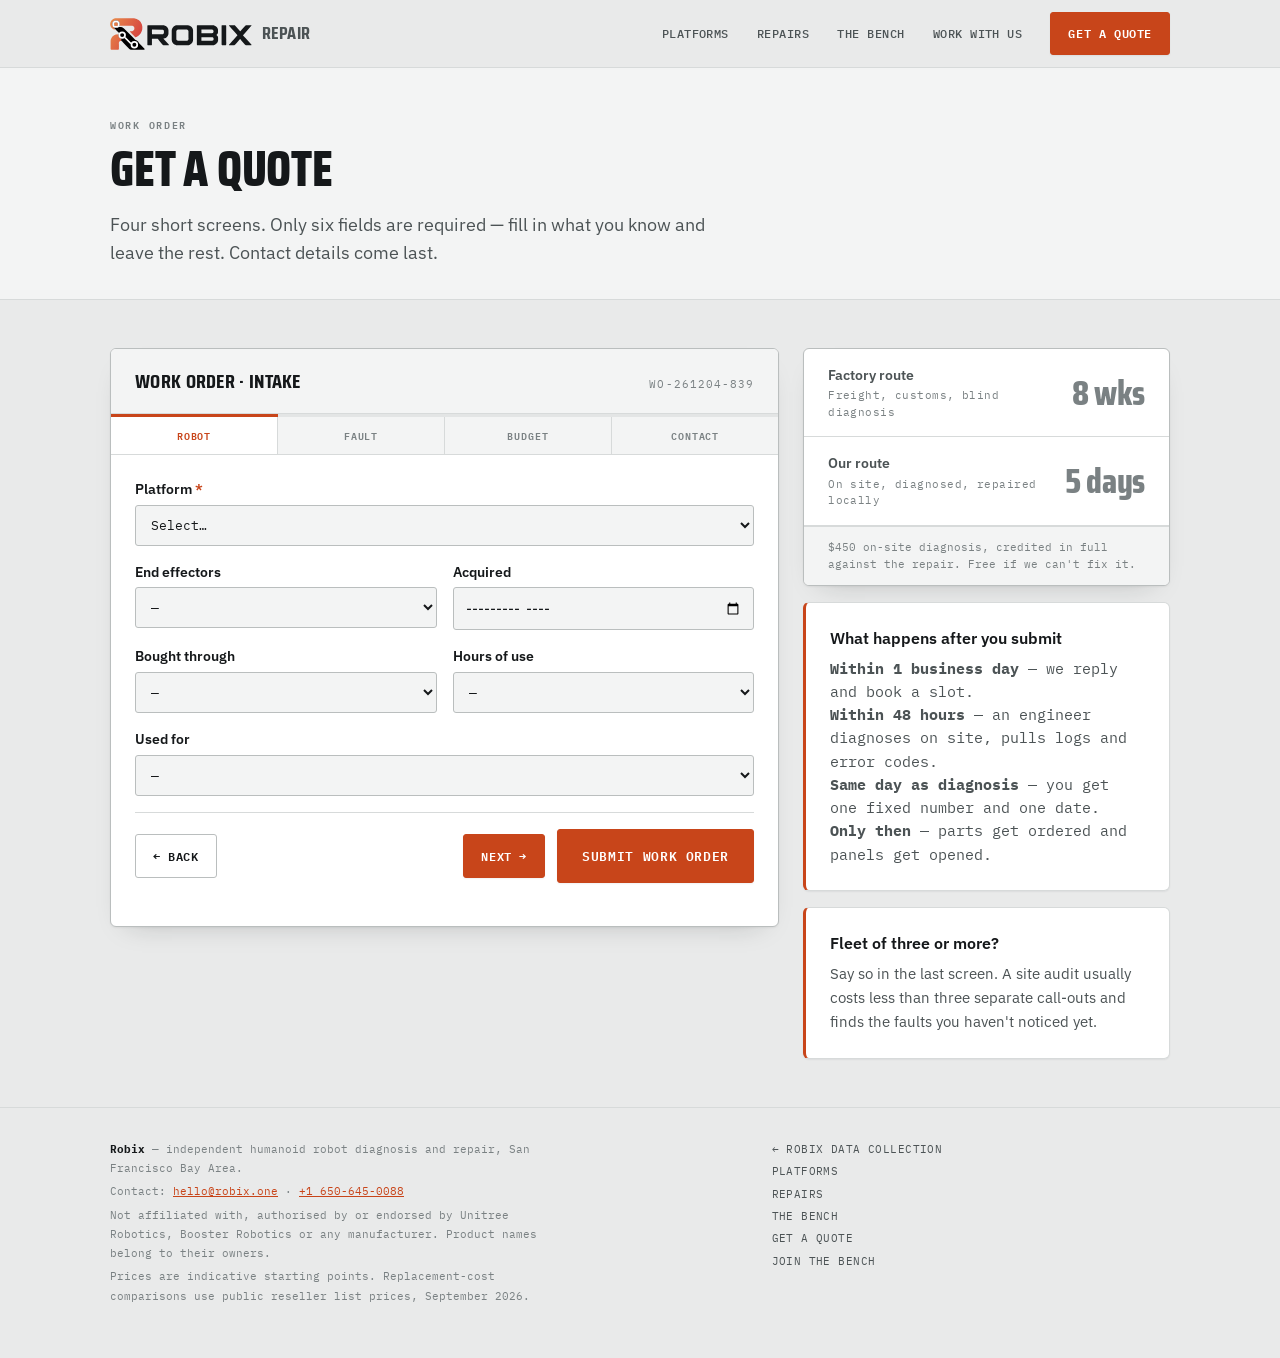
<file: quote.html>
<!DOCTYPE html>
<html lang="en">
<head>
<meta charset="utf-8">
<meta name="viewport" content="width=device-width, initial-scale=1">
<title>Get a Quote — Robix</title>
<meta name="description" content="Open a work order. Four screens, two minutes. Fixed written quote after the on-site diagnosis.">
<link rel="preconnect" href="https://fonts.googleapis.com">
<link rel="preconnect" href="https://fonts.gstatic.com" crossorigin>
<link rel="stylesheet" href="https://fonts.googleapis.com/css2?family=Saira+Condensed:wght@600;700;800&family=IBM+Plex+Sans:wght@400;500;600;700&family=IBM+Plex+Mono:wght@400;500;600&display=swap">
<link rel="icon" href="assets/favicon.svg" type="image/svg+xml">
<link rel="icon" href="assets/favicon-64.png" type="image/png" sizes="64x64">
<link rel="apple-touch-icon" href="assets/apple-touch-icon.png">
<link rel="stylesheet" href="assets/styles.css">
</head>
<body>

<header class="top">
  <div class="top-in">
    <a class="brand" href="repair.html"><svg class="wordmark" viewBox="7 7 2108 476" role="img" aria-label="Robix"><defs><linearGradient id="rbx-o" gradientUnits="userSpaceOnUse" x1="20" y1="60" x2="480" y2="300"><stop offset="0" stop-color="#E8894A"/><stop offset="1" stop-color="#D4403F"/></linearGradient></defs><path fill="url(#rbx-o)" d="M124.5,251.8 114.2,249.0 110.5,249.0 102.2,251.0 97.5,251.0 83.2,255.2 69.0,262.2 53.5,273.5 39.8,287.2 31.2,300.0 23.5,315.5 19.2,327.2 16.0,345.2 16.0,466.5 19.2,474.2 25.0,479.0 30.5,480.8 125.2,480.8 130.0,479.2 135.2,475.8 138.2,470.2 139.8,464.5 139.8,450.2 138.8,447.0 139.8,442.5 139.8,396.2 138.8,393.0 138.8,378.8 139.8,372.8 142.5,364.0 148.2,357.0 152.5,353.2 158.2,350.8 162.5,349.8 170.2,349.8 174.0,348.0 174.8,346.2 174.8,333.8 175.8,330.5 175.8,318.2 174.5,315.0 171.8,312.0 165.5,309.2 153.8,300.8 145.0,291.0 140.5,283.2 137.8,276.5 133.5,260.0 127.5,253.8ZM89.5,67.0 84.8,68.5 79.2,71.8 71.8,79.2 69.2,83.0 65.2,92.2 65.0,102.5 67.0,110.0 71.8,118.5 78.2,125.0 83.2,128.0 91.5,130.5 99.2,130.8 111.8,126.5 115.5,124.0 122.0,117.5 126.2,110.2 128.8,101.5 128.8,93.2 126.2,84.8 117.5,73.8 108.8,68.8 103.2,67.0ZM14.5,70.5 10.0,89.2 10.0,106.5 13.2,122.5 16.5,131.2 21.2,140.8 29.8,152.5 43.2,165.0 57.0,173.0 68.5,176.8 79.2,176.8 81.8,175.5 82.2,173.2 75.8,163.5 73.2,161.2 64.0,149.0 59.5,140.5 53.0,132.0 46.2,120.8 42.8,109.0 42.8,103.2 41.8,100.0 42.8,96.5 42.8,89.8 48.5,72.5 57.8,61.0 64.8,55.0 71.5,50.5 83.5,45.0 92.5,42.8 99.2,42.8 111.2,45.0 119.0,48.0 132.0,57.0 137.5,62.2 142.8,68.8 148.5,80.0 151.0,89.8 151.0,105.0 147.2,116.2 147.8,119.2 150.5,120.8 327.2,120.8 339.5,122.8 349.2,126.5 356.0,131.0 363.8,139.8 366.5,145.0 369.0,153.8 369.0,170.0 366.5,177.8 363.2,184.2 355.0,193.8 344.2,200.8 337.2,203.0 330.5,203.0 327.2,204.0 305.5,204.0 302.8,205.5 302.2,208.5 303.8,211.5 335.5,243.2 338.8,247.5 350.2,259.0 354.5,262.2 383.0,291.8 385.8,292.8 390.5,291.5 407.0,284.2 423.8,274.5 434.5,266.0 446.0,255.5 456.0,244.5 462.0,236.5 470.0,223.5 480.2,200.2 484.8,184.5 486.8,174.5 486.8,167.8 487.8,164.5 487.8,137.2 486.8,134.0 486.8,127.2 484.8,121.0 482.5,108.2 478.8,97.8 474.0,87.2 465.5,72.0 460.0,64.2 453.0,56.2 442.2,45.5 432.5,37.8 416.5,27.8 403.8,21.8 378.2,13.0 366.2,11.0 326.5,11.0 323.2,10.0 297.5,10.0 294.2,11.0 288.2,10.0 169.5,10.0 166.2,11.0 159.5,11.0 156.2,10.0 105.5,10.0 102.2,11.0 87.5,11.0 70.0,15.8 56.0,22.2 49.5,27.0 47.0,28.0 39.2,34.8 25.8,49.2 21.2,56.0Z"/><path class="lg-arm" d="M53.5,64.0 45.5,77.8 42.0,90.5 42.0,106.2 45.0,117.8 50.5,128.8 60.8,140.2 61.5,147.0 68.5,156.8 107.2,195.5 110.5,199.8 135.2,224.5 141.2,231.8 141.5,233.5 136.0,245.0 134.0,253.5 134.0,271.2 137.0,281.8 141.0,290.0 145.5,296.8 154.0,305.2 160.8,309.8 172.5,314.8 174.5,316.2 175.0,320.2 174.0,323.5 174.0,343.2 175.5,348.2 185.8,354.2 205.2,373.5 208.5,377.8 247.2,418.5 258.5,431.8 288.0,462.2 294.8,467.8 306.8,474.2 316.5,477.8 321.5,478.8 327.2,478.8 330.5,479.8 507.2,479.8 516.0,478.2 521.0,475.0 521.8,473.2 521.8,467.5 520.2,464.0 491.5,434.2 488.2,430.0 437.2,379.8 430.8,364.8 423.2,355.0 414.8,347.5 406.0,342.0 387.8,334.5 381.5,330.2 374.2,322.0 338.5,286.2 335.2,282.0 214.8,161.5 205.0,154.0 194.2,148.2 183.5,144.0 174.2,142.0 135.2,142.0 124.2,148.2 123.2,147.8 131.8,141.5 142.2,129.8 148.2,119.0 151.8,105.2 151.8,91.5 148.8,80.0 146.2,73.8 142.2,67.0 132.8,56.5 125.0,51.0 116.8,47.0 106.2,44.0 95.5,43.0 92.2,44.0 87.5,44.0 75.8,47.5 62.0,55.5Z"/><circle fill="url(#rbx-o)" cx="96.4" cy="98.1" r="30.5"/><g class="lg-ring" fill="none" stroke-width="25.7"><circle cx="96.4" cy="98.1" r="42.4"/><circle cx="188.2" cy="261.7" r="42.4"/><circle cx="369.6" cy="404.9" r="42.4"/></g><path class="lg-ring-f" d="M237.5,288.8 232.5,295.8 223.2,305.2 223.2,307.5 304.2,389.5 307.5,393.8 312.5,398.8 314.0,399.0 315.5,396.2 318.8,384.0 322.8,376.2 322.5,374.2 274.5,325.2 269.5,319.2 259.5,310.2 239.2,289.0Z"/><path fill="currentColor" d="M1777.8,115.8 1776.8,120.2 1781.5,126.8 1791.5,137.0 1813.5,162.8 1837.5,188.0 1858.5,212.8 1868.2,222.5 1884.5,241.8 1903.5,262.5 1903.2,264.0 1857.5,314.0 1851.5,321.8 1823.5,352.0 1788.2,392.2 1778.5,402.0 1776.5,405.8 1776.2,408.2 1779.8,413.0 1781.5,413.8 1847.2,413.8 1855.8,411.8 1860.0,409.8 1866.8,405.2 1891.2,379.8 1941.8,320.0 1944.0,320.5 1960.5,340.8 2009.5,397.8 2016.0,404.2 2023.8,409.8 2028.0,411.8 2036.5,413.8 2104.2,413.8 2109.0,411.8 2111.0,410.0 2111.8,408.2 2111.8,404.5 2109.8,401.2 2046.2,331.8 2022.2,304.0 1989.5,269.2 1986.0,264.2 1986.5,261.8 2016.2,229.8 2096.2,138.0 2107.2,126.8 2110.8,122.0 2111.8,119.0 2110.8,115.8 2109.0,114.0 2106.2,113.0 2041.5,113.0 2030.0,116.0 2023.8,119.0 2020.0,121.5 2005.5,136.0 1961.5,187.0 1956.5,193.8 1945.0,205.8 1942.8,205.2 1877.2,129.0 1866.8,118.5 1863.8,116.5 1852.2,113.0 1782.5,113.0 1779.8,114.0ZM1678.5,113.0 1674.5,114.2 1671.0,116.5 1668.5,119.0 1667.0,122.5 1667.0,402.2 1670.0,409.0 1674.8,412.8 1677.5,413.8 1725.2,413.8 1730.0,412.0 1735.2,406.0 1735.8,389.5 1736.8,386.2 1736.8,369.5 1735.8,366.2 1735.8,121.5 1733.2,117.0 1730.8,114.5 1727.2,113.0ZM1301.5,118.0 1299.0,123.5 1299.0,401.2 1300.5,406.0 1303.8,410.8 1310.5,413.8 1532.2,413.8 1550.5,410.8 1566.0,405.2 1573.0,401.8 1582.8,395.2 1595.2,383.8 1604.8,371.0 1609.2,362.0 1612.8,351.5 1614.8,340.2 1614.8,301.5 1611.8,286.2 1609.2,280.0 1605.2,274.0 1593.8,262.5 1590.5,260.2 1590.5,259.0 1603.2,246.8 1609.2,237.0 1611.8,229.5 1613.8,220.2 1613.8,182.5 1609.8,167.0 1604.8,156.8 1597.2,146.0 1589.0,137.0 1579.0,129.0 1564.0,120.5 1550.2,116.0 1533.2,113.0 1309.5,113.0 1305.5,114.2ZM1366.8,294.8 1368.8,292.8 1529.2,292.8 1536.0,294.8 1539.8,297.2 1545.0,302.8 1548.0,311.5 1548.0,324.2 1545.5,333.0 1542.5,337.8 1536.0,343.0 1526.2,346.0 1368.8,346.0 1366.8,344.0ZM1366.8,181.8 1368.8,179.8 1528.2,179.8 1533.0,181.2 1537.8,184.2 1541.5,188.0 1544.5,192.8 1546.0,197.5 1546.0,202.2 1547.0,205.5 1546.0,216.2 1542.5,223.8 1537.8,228.5 1532.0,231.5 1525.2,233.0 1369.5,233.0 1368.2,232.5 1366.8,230.2 1366.8,221.5 1367.8,218.2 1367.8,208.5 1366.8,205.2ZM948.5,140.0 939.5,151.0 933.0,161.8 929.0,172.0 926.0,184.5 926.0,190.2 925.0,193.5 925.0,332.2 928.0,350.5 932.5,363.0 944.5,381.8 955.0,392.2 966.8,400.8 977.8,406.2 991.2,410.8 1008.5,413.8 1160.2,413.8 1176.5,410.8 1195.0,403.8 1208.8,395.2 1223.2,381.8 1231.8,370.0 1236.2,361.0 1239.8,351.5 1242.8,335.2 1242.8,190.5 1240.5,176.5 1234.2,160.0 1224.2,145.0 1211.8,132.5 1206.0,128.0 1192.0,120.5 1182.5,117.0 1164.2,113.0 1004.5,113.0 989.2,116.0 978.8,119.5 967.8,125.0 958.0,131.5ZM998.2,192.0 1005.0,185.2 1008.8,182.8 1018.5,179.8 1150.2,179.8 1158.2,182.0 1163.8,185.2 1170.0,191.8 1174.0,201.5 1174.0,302.2 1175.0,305.5 1175.0,317.2 1173.0,326.8 1169.5,333.8 1162.0,341.0 1155.8,344.0 1148.2,346.0 1018.5,346.0 1009.8,343.5 1002.8,339.0 995.8,330.0 993.8,323.2 993.8,202.5 996.0,195.5ZM564.8,118.8 563.0,123.5 563.0,403.2 565.0,408.0 568.8,412.0 573.5,413.8 621.2,413.8 626.0,411.8 628.8,409.0 630.8,404.2 630.8,320.2 631.2,316.5 633.5,314.8 714.2,314.8 716.0,315.5 729.5,331.0 736.5,340.8 782.5,396.8 794.0,408.2 802.0,412.8 805.5,413.8 877.2,413.8 881.8,410.8 882.8,408.2 882.5,405.5 878.2,399.0 802.2,314.5 803.8,312.8 808.2,312.8 823.0,309.2 837.0,302.8 845.8,297.2 859.2,283.8 864.8,276.0 871.2,263.0 874.8,252.5 876.8,241.2 876.8,189.5 874.8,177.5 870.2,163.8 862.8,150.8 859.2,146.0 846.8,133.5 836.0,126.0 825.0,120.5 809.2,115.2 796.2,113.0 573.5,113.0 569.5,114.2ZM630.8,181.8 632.8,179.8 788.2,180.0 795.0,182.2 799.8,185.2 804.5,190.0 806.8,193.5 809.0,201.5 809.0,226.2 807.8,232.2 804.5,238.8 798.8,244.5 792.8,248.0 782.2,250.0 633.8,250.0 631.8,248.0 631.8,235.5 630.8,232.2Z"/></svg><span class="sub">Repair</span></a>
    <nav class="nav">
      <a class="lnk" href="platforms.html">Platforms</a>
      <a class="lnk" href="repairs.html">Repairs</a>
      <a class="lnk" href="bench.html">The bench</a>
      <a class="lnk" href="join.html">Work with us</a>
    </nav>
    <a class="btn btn-p nav-cta" href="quote.html">Get a quote</a>
    <button class="burger btn btn-gh" type="button" aria-expanded="false">Menu</button>
  </div>
</header>

<div class="phead">
  <div class="wrap">
    <span class="lab">Work order</span>
    <h1>Get a quote</h1>
    <p class="lede">Four short screens. Only six fields are required — fill in what you know and leave the rest. Contact details come last.</p>
  </div>
</div>

<section>
  <div class="wrap split">

    <!-- ── the form ── -->
    <div class="order">
      <div class="order-h"><span class="t">Work order · intake</span><span class="id" id="woId">WO-—</span></div>
      <div class="prog"><i id="p1"></i></div>
      <div class="dots" id="d1"><span class="on">Robot</span><span>Fault</span><span>Budget</span><span>Contact</span></div>
      <div class="order-b">
        <form id="f1" novalidate data-wizard data-dots="d1" data-bar="p1" data-done="dn1"
              data-key="rbx-d1" data-subject="Robix work order — robot down">
          <input type="hidden" name="form_type" value="robot_owner_intake">

          <!-- 1 · robot -->
          <div class="pane on">
            <div class="f">
              <label for="i_model">Platform <span class="req">*</span></label>
              <select id="i_model" name="platform" required>
                <option value="">Select…</option>
                <option>Unitree G1 (base)</option><option>Unitree G1 EDU</option>
                <option>Unitree G1 Pro</option><option>Unitree R1 / R1 Air</option>
                <option>Unitree H1</option><option>Unitree H2 / H2 Plus</option>
                <option>Unitree Go2 / B2</option><option>Booster T1</option>
                <option>Booster K1</option><option>AgiBot</option><option>Other</option>
              </select>
            </div>
            <div class="g2">
              <div class="f">
                <label for="i_hands">End effectors</label>
                <select id="i_hands" name="end_effectors">
                  <option value="">—</option><option>None — bare wrists</option>
                  <option>Dex1-1 gripper</option><option>Dex3-1 hand</option>
                  <option>Dex5-1 hand</option><option>Third-party</option><option>Not sure</option>
                </select>
              </div>
              <div class="f">
                <label for="i_bought">Acquired</label>
                <input type="month" id="i_bought" name="acquired">
              </div>
              <div class="f">
                <label for="i_channel">Bought through</label>
                <select id="i_channel" name="purchase_channel">
                  <option value="">—</option><option>Unitree direct</option>
                  <option>US dealer / reseller</option><option>Overseas reseller</option>
                  <option>Grant or partnership</option><option>Second-hand</option><option>Not sure</option>
                </select>
              </div>
              <div class="f">
                <label for="i_hours">Hours of use</label>
                <select id="i_hours" name="usage_hours">
                  <option value="">—</option><option>Under 50</option><option>50–200</option>
                  <option>200–500</option><option>Over 500</option><option>No idea</option>
                </select>
              </div>
            </div>
            <div class="f">
              <label for="i_use">Used for</label>
              <select id="i_use" name="use_case">
                <option value="">—</option><option>Locomotion / control research</option>
                <option>Manipulation research</option><option>VLA training &amp; data collection</option>
                <option>Teaching &amp; coursework</option><option>Demos, events, content</option>
                <option>Corporate pilot</option><option>Other</option>
              </select>
            </div>
          </div>

          <!-- 2 · fault -->
          <div class="pane">
            <div class="f">
              <span class="fl">Current state <span class="req">*</span></span>
              <div class="opts">
                <label class="opt"><input type="radio" name="status" value="Down — unusable" required> Down — unusable</label>
                <label class="opt"><input type="radio" name="status" value="Degraded — partly usable"> Degraded — partly usable</label>
                <label class="opt"><input type="radio" name="status" value="Running — preventive"> Running — want preventive service</label>
              </div>
            </div>
            <div class="f">
              <span class="fl">Symptoms — tick all that apply</span>
              <div class="opts two">
                <label class="opt"><input type="checkbox" name="symptoms" value="Won't power on"> Won't power on</label>
                <label class="opt"><input type="checkbox" name="symptoms" value="Battery won't hold charge"> Battery won't charge</label>
                <label class="opt"><input type="checkbox" name="symptoms" value="Falls / loses balance"> Falls, loses balance</label>
                <label class="opt"><input type="checkbox" name="symptoms" value="Joint won't move"> Joint won't move</label>
                <label class="opt"><input type="checkbox" name="symptoms" value="Joint noise or play"> Joint noise or play</label>
                <label class="opt"><input type="checkbox" name="symptoms" value="Hand: finger won't actuate"> Finger won't actuate</label>
                <label class="opt"><input type="checkbox" name="symptoms" value="Hand: no tactile sensing"> Tactile sensing dead</label>
                <label class="opt"><input type="checkbox" name="symptoms" value="Overheating"> Overheating</label>
                <label class="opt"><input type="checkbox" name="symptoms" value="Fall damage"> Fall damage</label>
                <label class="opt"><input type="checkbox" name="symptoms" value="Intermittent"> Intermittent fault</label>
                <label class="opt"><input type="checkbox" name="symptoms" value="LiDAR / camera"> LiDAR or camera</label>
                <label class="opt"><input type="checkbox" name="symptoms" value="Won't boot"> Won't boot</label>
                <label class="opt"><input type="checkbox" name="symptoms" value="SDK / firmware"> SDK or firmware</label>
                <label class="opt"><input type="checkbox" name="symptoms" value="Other"> Something else</label>
              </div>
            </div>
            <div class="g2">
              <div class="f">
                <label for="i_since">Down since</label>
                <input type="month" id="i_since" name="down_since">
              </div>
              <div class="f">
                <label for="i_disp">What's happened so far</label>
                <select id="i_disp" name="disposition">
                  <option value="">—</option><option>Nothing — it's sitting</option>
                  <option>Tried fixing it ourselves</option><option>Shipped to factory, waiting</option>
                  <option>Got a quote, declined it</option><option>Written off internally</option><option>Other</option>
                </select>
              </div>
            </div>
            <div class="f">
              <label for="i_detail">In your own words</label>
              <span class="hint">Paste error codes and log lines raw — they're the most useful thing you can give us.</span>
              <textarea id="i_detail" name="fault_description" placeholder="Left ankle started clicking after a fall in July, now it faults out under load…"></textarea>
            </div>
          </div>

          <!-- 3 · budget -->
          <div class="pane">
            <div class="f">
              <span class="fl">Running again inside a week — what could you approve without a long process?</span>
              <div class="tiles">
                <label class="tile"><input type="radio" name="budget_band" value="Up to $1,500"><span class="a">$1.5k</span><span class="s">up to</span></label>
                <label class="tile"><input type="radio" name="budget_band" value="Up to $3,000"><span class="a">$3k</span><span class="s">up to</span></label>
                <label class="tile"><input type="radio" name="budget_band" value="Up to $5,000"><span class="a">$5k</span><span class="s">up to</span></label>
                <label class="tile"><input type="radio" name="budget_band" value="Diagnose first"><span class="a">?</span><span class="s">diagnose first</span></label>
              </div>
            </div>
            <div class="g2">
              <div class="f">
                <label for="i_signer">Who signs off</label>
                <select id="i_signer" name="approver">
                  <option value="">—</option><option>I can approve it</option><option>My PI or manager</option>
                  <option>Department / facilities</option><option>Procurement</option><option>Not sure</option>
                </select>
              </div>
              <div class="f">
                <label for="i_po">PO or vendor onboarding</label>
                <select id="i_po" name="procurement">
                  <option value="">—</option><option>Card or invoice is fine</option>
                  <option>PO required</option><option>Full vendor onboarding</option><option>Not sure</option>
                </select>
              </div>
            </div>
            <div class="f">
              <span class="fl">Anything else</span>
              <div class="opts">
                <label class="opt"><input type="checkbox" name="consent" value="Happy to be a reference"> Happy to be a reference if this goes well</label>
                <label class="opt"><input type="checkbox" name="consent" value="Fault data may be used anonymously"> You may keep this fault data anonymously</label>
                <label class="opt"><input type="checkbox" name="consent" value="Other humanoids on site"> There are other humanoids on site</label>
              </div>
            </div>
          </div>

          <!-- 4 · contact -->
          <div class="pane">
            <div class="g2">
              <div class="f"><label for="i_name">Name <span class="req">*</span></label>
                <input type="text" id="i_name" name="name" autocomplete="name" required></div>
              <div class="f"><label for="i_org">Lab, dept or company <span class="req">*</span></label>
                <input type="text" id="i_org" name="organization" autocomplete="organization" required></div>
              <div class="f"><label for="i_email">Email <span class="req">*</span></label>
                <input type="email" id="i_email" name="email" autocomplete="email" required></div>
              <div class="f"><label for="i_phone">Phone</label>
                <input type="tel" id="i_phone" name="phone" autocomplete="tel"></div>
              <div class="f"><label for="i_city">City <span class="req">*</span></label>
                <input type="text" id="i_city" name="city" placeholder="Palo Alto, Berkeley…" required></div>
              <div class="f"><label for="i_access">Building access</label>
                <select id="i_access" name="site_access">
                  <option value="">—</option><option>Walk-in</option><option>Escort / badge required</option>
                  <option>Advance approval or NDA</option><option>Not sure</option>
                </select></div>
            </div>
          </div>

          <div class="nav-row">
            <button class="btn" type="button" data-back hidden>← Back</button>
            <span class="sp"></span>
            <span class="micro" data-fine>Nothing is charged until you approve a written quote.</span>
            <button class="btn btn-p" type="button" data-next>Next →</button>
            <button class="btn btn-p btn-lg" type="submit" hidden>Submit work order</button>
          </div>
          <p class="saved"></p>
          <div class="err"></div>
        </form>

        <div class="done" id="dn1">
          <p class="mk">Work order received</p>
          <p>We'll reply within one business day to book the on-site diagnosis. If it's urgent, reply to the confirmation email and say so.</p>
          <a class="btn" href="repair.html">Back to home</a>
        </div>
      </div>
    </div>

    <!-- ── sidebar ── -->
    <div class="stack">
      <div class="vs">
        <div class="vsr">
          <span class="who"><b>Factory route</b>Freight, customs, blind diagnosis</span>
          <span class="t">8 wks</span>
        </div>
        <div class="vsr">
          <span class="who"><b>Our route</b>On site, diagnosed, repaired locally</span>
          <span class="t">5 days</span>
        </div>
        <div class="vs-foot">$450 on-site diagnosis, credited in full against the repair. Free if we can't fix it.</div>
      </div>

      <div class="callout">
        <h3>What happens after you submit</h3>
        <p class="micro">
          <b>Within 1 business day</b> — we reply and book a slot.<br>
          <b>Within 48 hours</b> — an engineer diagnoses on site, pulls logs and error codes.<br>
          <b>Same day as diagnosis</b> — you get one fixed number and one date.<br>
          <b>Only then</b> — parts get ordered and panels get opened.
        </p>
      </div>

      <div class="callout">
        <h3>Fleet of three or more?</h3>
        <p>Say so in the last screen. A site audit usually costs less than three separate call-outs and finds the faults you haven't noticed yet.</p>
      </div>
    </div>

  </div>
</section>

<footer class="btm">
  <div class="wrap">
    <div>
      <p><b>Robix</b> — independent humanoid robot diagnosis and repair, San Francisco Bay Area.</p>
      <p>Contact: <a href="mailto:hello@robix.one">hello@robix.one</a> · <a href="tel:+16506450088">+1 650-645-0088</a></p>
      <p>Not affiliated with, authorised by or endorsed by Unitree Robotics, Booster Robotics or any manufacturer. Product names belong to their owners.</p>
      <p>Prices are indicative starting points. Replacement-cost comparisons use public reseller list prices, September 2026.</p>
    </div>
    <nav class="fnav">
      <a href="index.html">← Robix data collection</a>
      <a href="platforms.html">Platforms</a>
      <a href="repairs.html">Repairs</a>
      <a href="bench.html">The bench</a>
      <a href="quote.html">Get a quote</a>
      <a href="join.html">Join the bench</a>
    </nav>
  </div>
</footer>

<script src="assets/data.js"></script>
<script src="assets/app.js"></script>
</body>
</html>
</file>
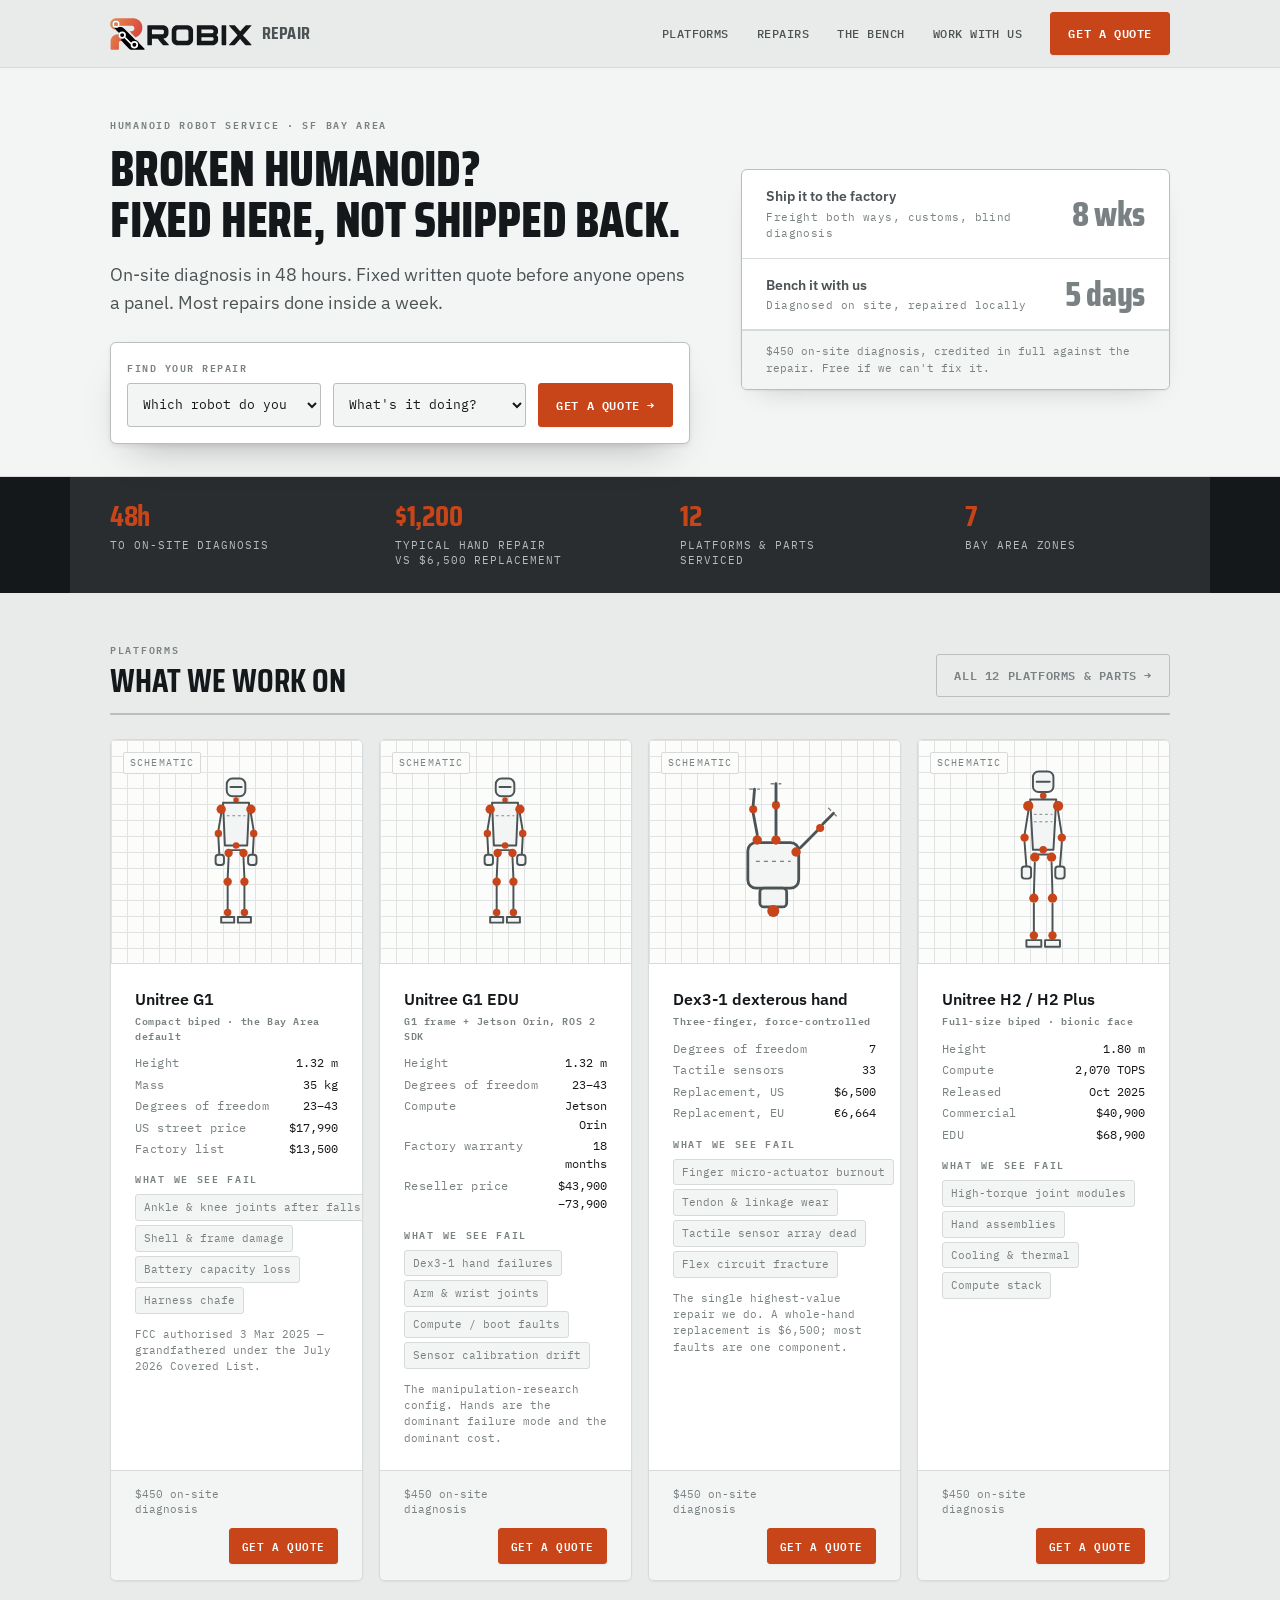
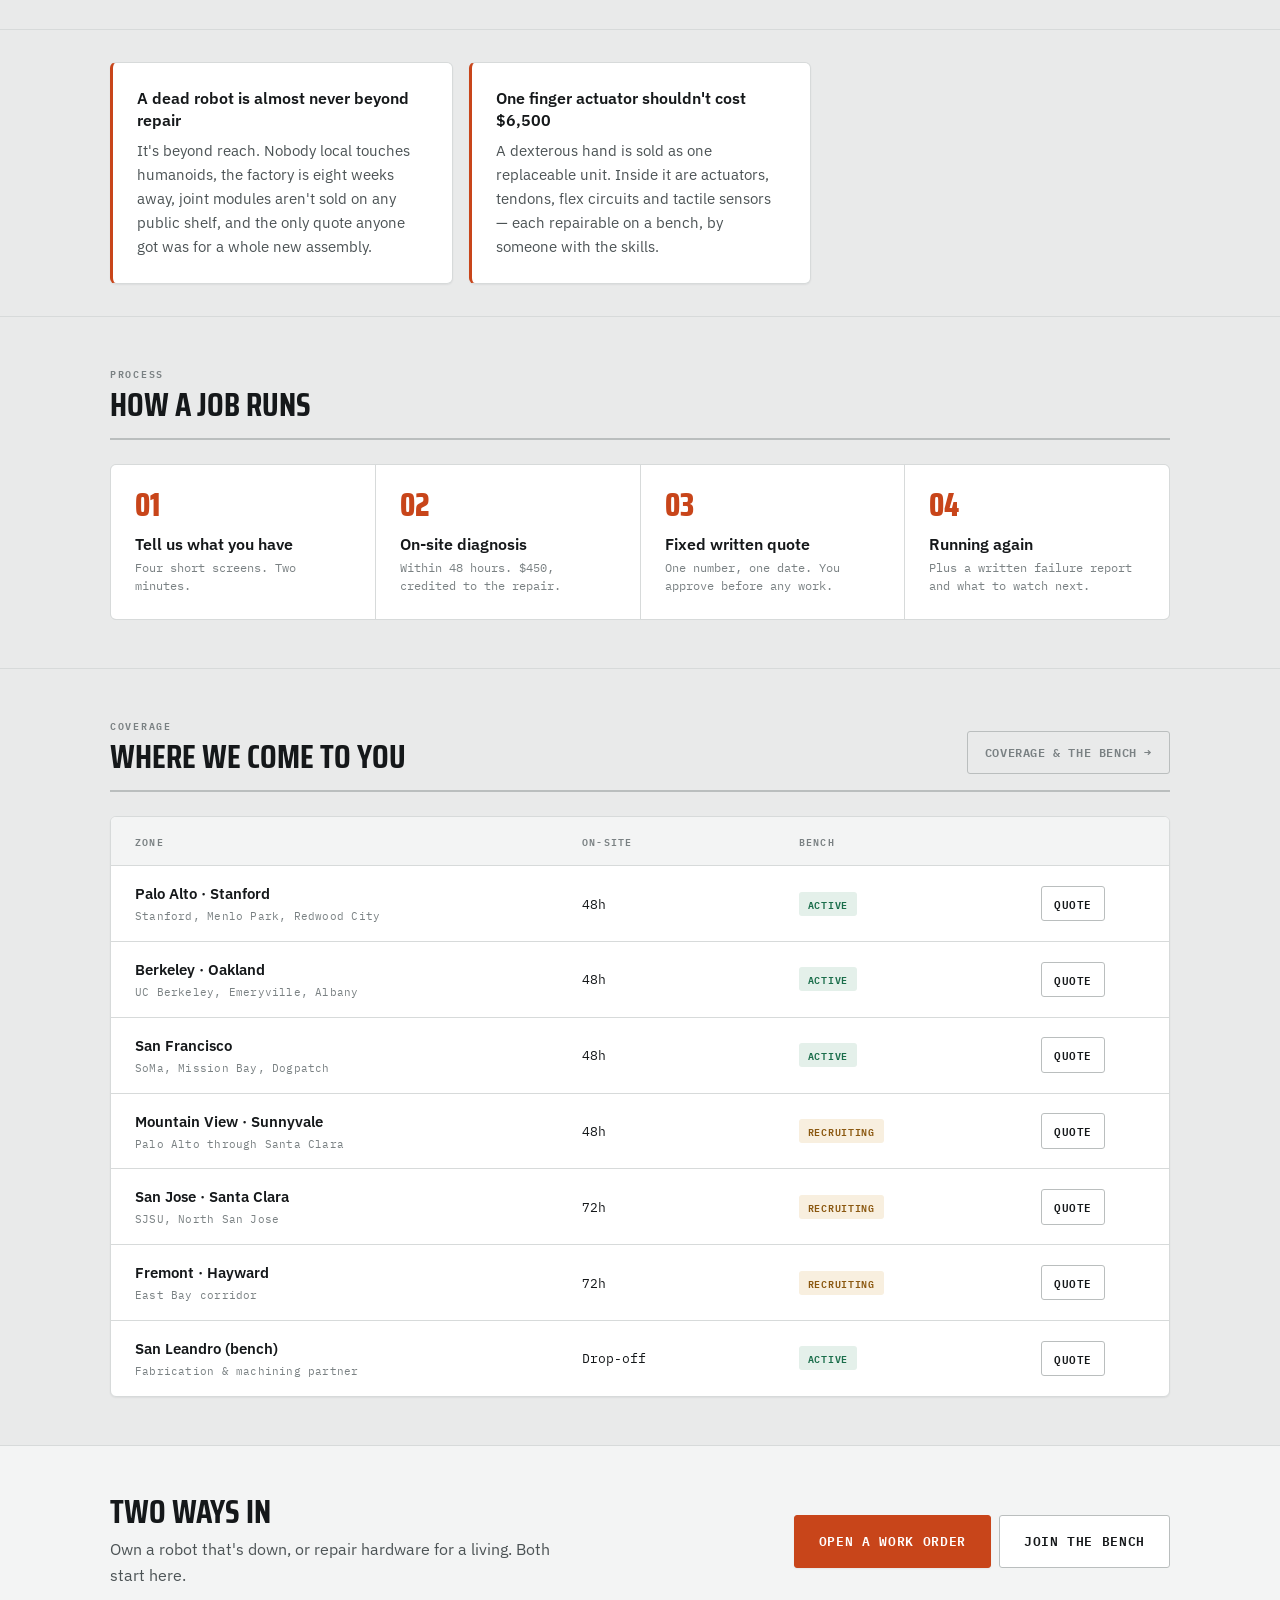
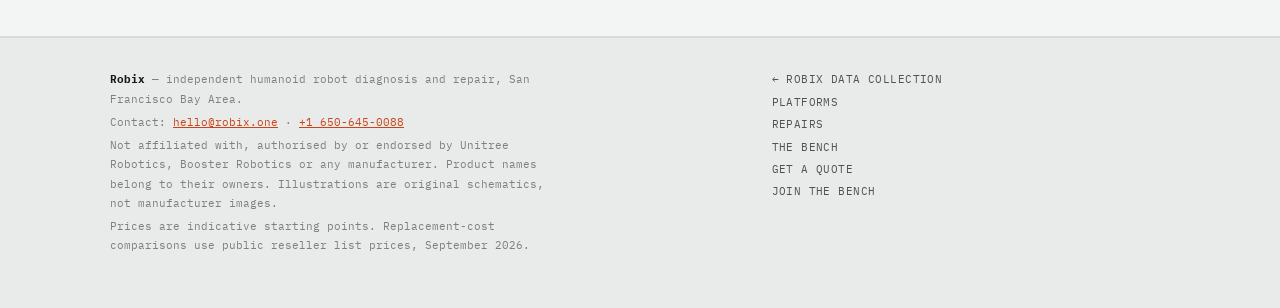
<file: repair.html>
<!DOCTYPE html>
<html lang="en">
<head>
<meta charset="utf-8">
<meta name="viewport" content="width=device-width, initial-scale=1">
<title>Robix Repair — Humanoid Robot Repair, SF Bay Area</title>
<meta name="description" content="Local diagnosis and repair for humanoid robots. On-site in 48 hours, fixed written quote, most repairs inside a week.">
<link rel="preconnect" href="https://fonts.googleapis.com">
<link rel="preconnect" href="https://fonts.gstatic.com" crossorigin>
<link rel="stylesheet" href="https://fonts.googleapis.com/css2?family=Saira+Condensed:wght@600;700;800&family=IBM+Plex+Sans:wght@400;500;600;700&family=IBM+Plex+Mono:wght@400;500;600&display=swap">
<link rel="icon" href="assets/favicon.svg" type="image/svg+xml">
<link rel="icon" href="assets/favicon-64.png" type="image/png" sizes="64x64">
<link rel="apple-touch-icon" href="assets/apple-touch-icon.png">
<link rel="stylesheet" href="assets/styles.css">
</head>
<body>

<header class="top">
  <div class="top-in">
    <a class="brand" href="repair.html"><svg class="wordmark" viewBox="7 7 2108 476" role="img" aria-label="Robix"><defs><linearGradient id="rbx-o" gradientUnits="userSpaceOnUse" x1="20" y1="60" x2="480" y2="300"><stop offset="0" stop-color="#E8894A"/><stop offset="1" stop-color="#D4403F"/></linearGradient></defs><path fill="url(#rbx-o)" d="M124.5,251.8 114.2,249.0 110.5,249.0 102.2,251.0 97.5,251.0 83.2,255.2 69.0,262.2 53.5,273.5 39.8,287.2 31.2,300.0 23.5,315.5 19.2,327.2 16.0,345.2 16.0,466.5 19.2,474.2 25.0,479.0 30.5,480.8 125.2,480.8 130.0,479.2 135.2,475.8 138.2,470.2 139.8,464.5 139.8,450.2 138.8,447.0 139.8,442.5 139.8,396.2 138.8,393.0 138.8,378.8 139.8,372.8 142.5,364.0 148.2,357.0 152.5,353.2 158.2,350.8 162.5,349.8 170.2,349.8 174.0,348.0 174.8,346.2 174.8,333.8 175.8,330.5 175.8,318.2 174.5,315.0 171.8,312.0 165.5,309.2 153.8,300.8 145.0,291.0 140.5,283.2 137.8,276.5 133.5,260.0 127.5,253.8ZM89.5,67.0 84.8,68.5 79.2,71.8 71.8,79.2 69.2,83.0 65.2,92.2 65.0,102.5 67.0,110.0 71.8,118.5 78.2,125.0 83.2,128.0 91.5,130.5 99.2,130.8 111.8,126.5 115.5,124.0 122.0,117.5 126.2,110.2 128.8,101.5 128.8,93.2 126.2,84.8 117.5,73.8 108.8,68.8 103.2,67.0ZM14.5,70.5 10.0,89.2 10.0,106.5 13.2,122.5 16.5,131.2 21.2,140.8 29.8,152.5 43.2,165.0 57.0,173.0 68.5,176.8 79.2,176.8 81.8,175.5 82.2,173.2 75.8,163.5 73.2,161.2 64.0,149.0 59.5,140.5 53.0,132.0 46.2,120.8 42.8,109.0 42.8,103.2 41.8,100.0 42.8,96.5 42.8,89.8 48.5,72.5 57.8,61.0 64.8,55.0 71.5,50.5 83.5,45.0 92.5,42.8 99.2,42.8 111.2,45.0 119.0,48.0 132.0,57.0 137.5,62.2 142.8,68.8 148.5,80.0 151.0,89.8 151.0,105.0 147.2,116.2 147.8,119.2 150.5,120.8 327.2,120.8 339.5,122.8 349.2,126.5 356.0,131.0 363.8,139.8 366.5,145.0 369.0,153.8 369.0,170.0 366.5,177.8 363.2,184.2 355.0,193.8 344.2,200.8 337.2,203.0 330.5,203.0 327.2,204.0 305.5,204.0 302.8,205.5 302.2,208.5 303.8,211.5 335.5,243.2 338.8,247.5 350.2,259.0 354.5,262.2 383.0,291.8 385.8,292.8 390.5,291.5 407.0,284.2 423.8,274.5 434.5,266.0 446.0,255.5 456.0,244.5 462.0,236.5 470.0,223.5 480.2,200.2 484.8,184.5 486.8,174.5 486.8,167.8 487.8,164.5 487.8,137.2 486.8,134.0 486.8,127.2 484.8,121.0 482.5,108.2 478.8,97.8 474.0,87.2 465.5,72.0 460.0,64.2 453.0,56.2 442.2,45.5 432.5,37.8 416.5,27.8 403.8,21.8 378.2,13.0 366.2,11.0 326.5,11.0 323.2,10.0 297.5,10.0 294.2,11.0 288.2,10.0 169.5,10.0 166.2,11.0 159.5,11.0 156.2,10.0 105.5,10.0 102.2,11.0 87.5,11.0 70.0,15.8 56.0,22.2 49.5,27.0 47.0,28.0 39.2,34.8 25.8,49.2 21.2,56.0Z"/><path class="lg-arm" d="M53.5,64.0 45.5,77.8 42.0,90.5 42.0,106.2 45.0,117.8 50.5,128.8 60.8,140.2 61.5,147.0 68.5,156.8 107.2,195.5 110.5,199.8 135.2,224.5 141.2,231.8 141.5,233.5 136.0,245.0 134.0,253.5 134.0,271.2 137.0,281.8 141.0,290.0 145.5,296.8 154.0,305.2 160.8,309.8 172.5,314.8 174.5,316.2 175.0,320.2 174.0,323.5 174.0,343.2 175.5,348.2 185.8,354.2 205.2,373.5 208.5,377.8 247.2,418.5 258.5,431.8 288.0,462.2 294.8,467.8 306.8,474.2 316.5,477.8 321.5,478.8 327.2,478.8 330.5,479.8 507.2,479.8 516.0,478.2 521.0,475.0 521.8,473.2 521.8,467.5 520.2,464.0 491.5,434.2 488.2,430.0 437.2,379.8 430.8,364.8 423.2,355.0 414.8,347.5 406.0,342.0 387.8,334.5 381.5,330.2 374.2,322.0 338.5,286.2 335.2,282.0 214.8,161.5 205.0,154.0 194.2,148.2 183.5,144.0 174.2,142.0 135.2,142.0 124.2,148.2 123.2,147.8 131.8,141.5 142.2,129.8 148.2,119.0 151.8,105.2 151.8,91.5 148.8,80.0 146.2,73.8 142.2,67.0 132.8,56.5 125.0,51.0 116.8,47.0 106.2,44.0 95.5,43.0 92.2,44.0 87.5,44.0 75.8,47.5 62.0,55.5Z"/><circle fill="url(#rbx-o)" cx="96.4" cy="98.1" r="30.5"/><g class="lg-ring" fill="none" stroke-width="25.7"><circle cx="96.4" cy="98.1" r="42.4"/><circle cx="188.2" cy="261.7" r="42.4"/><circle cx="369.6" cy="404.9" r="42.4"/></g><path class="lg-ring-f" d="M237.5,288.8 232.5,295.8 223.2,305.2 223.2,307.5 304.2,389.5 307.5,393.8 312.5,398.8 314.0,399.0 315.5,396.2 318.8,384.0 322.8,376.2 322.5,374.2 274.5,325.2 269.5,319.2 259.5,310.2 239.2,289.0Z"/><path fill="currentColor" d="M1777.8,115.8 1776.8,120.2 1781.5,126.8 1791.5,137.0 1813.5,162.8 1837.5,188.0 1858.5,212.8 1868.2,222.5 1884.5,241.8 1903.5,262.5 1903.2,264.0 1857.5,314.0 1851.5,321.8 1823.5,352.0 1788.2,392.2 1778.5,402.0 1776.5,405.8 1776.2,408.2 1779.8,413.0 1781.5,413.8 1847.2,413.8 1855.8,411.8 1860.0,409.8 1866.8,405.2 1891.2,379.8 1941.8,320.0 1944.0,320.5 1960.5,340.8 2009.5,397.8 2016.0,404.2 2023.8,409.8 2028.0,411.8 2036.5,413.8 2104.2,413.8 2109.0,411.8 2111.0,410.0 2111.8,408.2 2111.8,404.5 2109.8,401.2 2046.2,331.8 2022.2,304.0 1989.5,269.2 1986.0,264.2 1986.5,261.8 2016.2,229.8 2096.2,138.0 2107.2,126.8 2110.8,122.0 2111.8,119.0 2110.8,115.8 2109.0,114.0 2106.2,113.0 2041.5,113.0 2030.0,116.0 2023.8,119.0 2020.0,121.5 2005.5,136.0 1961.5,187.0 1956.5,193.8 1945.0,205.8 1942.8,205.2 1877.2,129.0 1866.8,118.5 1863.8,116.5 1852.2,113.0 1782.5,113.0 1779.8,114.0ZM1678.5,113.0 1674.5,114.2 1671.0,116.5 1668.5,119.0 1667.0,122.5 1667.0,402.2 1670.0,409.0 1674.8,412.8 1677.5,413.8 1725.2,413.8 1730.0,412.0 1735.2,406.0 1735.8,389.5 1736.8,386.2 1736.8,369.5 1735.8,366.2 1735.8,121.5 1733.2,117.0 1730.8,114.5 1727.2,113.0ZM1301.5,118.0 1299.0,123.5 1299.0,401.2 1300.5,406.0 1303.8,410.8 1310.5,413.8 1532.2,413.8 1550.5,410.8 1566.0,405.2 1573.0,401.8 1582.8,395.2 1595.2,383.8 1604.8,371.0 1609.2,362.0 1612.8,351.5 1614.8,340.2 1614.8,301.5 1611.8,286.2 1609.2,280.0 1605.2,274.0 1593.8,262.5 1590.5,260.2 1590.5,259.0 1603.2,246.8 1609.2,237.0 1611.8,229.5 1613.8,220.2 1613.8,182.5 1609.8,167.0 1604.8,156.8 1597.2,146.0 1589.0,137.0 1579.0,129.0 1564.0,120.5 1550.2,116.0 1533.2,113.0 1309.5,113.0 1305.5,114.2ZM1366.8,294.8 1368.8,292.8 1529.2,292.8 1536.0,294.8 1539.8,297.2 1545.0,302.8 1548.0,311.5 1548.0,324.2 1545.5,333.0 1542.5,337.8 1536.0,343.0 1526.2,346.0 1368.8,346.0 1366.8,344.0ZM1366.8,181.8 1368.8,179.8 1528.2,179.8 1533.0,181.2 1537.8,184.2 1541.5,188.0 1544.5,192.8 1546.0,197.5 1546.0,202.2 1547.0,205.5 1546.0,216.2 1542.5,223.8 1537.8,228.5 1532.0,231.5 1525.2,233.0 1369.5,233.0 1368.2,232.5 1366.8,230.2 1366.8,221.5 1367.8,218.2 1367.8,208.5 1366.8,205.2ZM948.5,140.0 939.5,151.0 933.0,161.8 929.0,172.0 926.0,184.5 926.0,190.2 925.0,193.5 925.0,332.2 928.0,350.5 932.5,363.0 944.5,381.8 955.0,392.2 966.8,400.8 977.8,406.2 991.2,410.8 1008.5,413.8 1160.2,413.8 1176.5,410.8 1195.0,403.8 1208.8,395.2 1223.2,381.8 1231.8,370.0 1236.2,361.0 1239.8,351.5 1242.8,335.2 1242.8,190.5 1240.5,176.5 1234.2,160.0 1224.2,145.0 1211.8,132.5 1206.0,128.0 1192.0,120.5 1182.5,117.0 1164.2,113.0 1004.5,113.0 989.2,116.0 978.8,119.5 967.8,125.0 958.0,131.5ZM998.2,192.0 1005.0,185.2 1008.8,182.8 1018.5,179.8 1150.2,179.8 1158.2,182.0 1163.8,185.2 1170.0,191.8 1174.0,201.5 1174.0,302.2 1175.0,305.5 1175.0,317.2 1173.0,326.8 1169.5,333.8 1162.0,341.0 1155.8,344.0 1148.2,346.0 1018.5,346.0 1009.8,343.5 1002.8,339.0 995.8,330.0 993.8,323.2 993.8,202.5 996.0,195.5ZM564.8,118.8 563.0,123.5 563.0,403.2 565.0,408.0 568.8,412.0 573.5,413.8 621.2,413.8 626.0,411.8 628.8,409.0 630.8,404.2 630.8,320.2 631.2,316.5 633.5,314.8 714.2,314.8 716.0,315.5 729.5,331.0 736.5,340.8 782.5,396.8 794.0,408.2 802.0,412.8 805.5,413.8 877.2,413.8 881.8,410.8 882.8,408.2 882.5,405.5 878.2,399.0 802.2,314.5 803.8,312.8 808.2,312.8 823.0,309.2 837.0,302.8 845.8,297.2 859.2,283.8 864.8,276.0 871.2,263.0 874.8,252.5 876.8,241.2 876.8,189.5 874.8,177.5 870.2,163.8 862.8,150.8 859.2,146.0 846.8,133.5 836.0,126.0 825.0,120.5 809.2,115.2 796.2,113.0 573.5,113.0 569.5,114.2ZM630.8,181.8 632.8,179.8 788.2,180.0 795.0,182.2 799.8,185.2 804.5,190.0 806.8,193.5 809.0,201.5 809.0,226.2 807.8,232.2 804.5,238.8 798.8,244.5 792.8,248.0 782.2,250.0 633.8,250.0 631.8,248.0 631.8,235.5 630.8,232.2Z"/></svg><span class="sub">Repair</span></a>
    <nav class="nav">
      <a class="lnk" href="platforms.html">Platforms</a>
      <a class="lnk" href="repairs.html">Repairs</a>
      <a class="lnk" href="bench.html">The bench</a>
      <a class="lnk" href="join.html">Work with us</a>
    </nav>
    <a class="btn btn-p nav-cta" href="quote.html">Get a quote</a>
    <button class="burger btn btn-gh" type="button" aria-expanded="false">Menu</button>
  </div>
</header>

<!-- ═══ HERO ═══ -->
<div class="phead">
  <div class="wrap hero-split">
    <div>
      <span class="lab">Humanoid robot service · SF Bay Area</span>
      <h1>Broken humanoid?<br>Fixed here, not shipped back.</h1>
      <p class="lede">On-site diagnosis in 48 hours. Fixed written quote before anyone opens a panel. Most repairs done inside a week.</p>

      <div class="finder hero-finder">
        <span class="fl">Find your repair</span>
        <select id="findPlatform" aria-label="Which robot do you have">
          <option value="">Which robot do you have?</option>
          <option value="g1">Unitree G1 / G1 EDU / G1 Pro</option>
          <option value="r1">Unitree R1 / R1 Air</option>
          <option value="h2">Unitree H1 / H2</option>
          <option value="quad">Unitree Go2 / B2</option>
          <option value="booster">Booster T1 / K1</option>
          <option value="other">Something else</option>
        </select>
        <select id="findFault" aria-label="What is it doing">
          <option value="">What's it doing?</option>
          <option value="hand">Hand or gripper fault</option>
          <option value="joint">Joint won't move / noisy</option>
          <option value="fall">Fell over, physical damage</option>
          <option value="power">Won't power on / battery</option>
          <option value="sensor">LiDAR, camera, calibration</option>
          <option value="compute">Won't boot / SDK</option>
          <option value="">Not sure</option>
        </select>
        <button class="btn btn-p" id="findGo" type="button">Get a quote →</button>
      </div>
    </div>

    <div class="vs">
      <div class="vsr">
        <span class="who"><b>Ship it to the factory</b>Freight both ways, customs, blind diagnosis</span>
        <span class="t">8 wks</span>
      </div>
      <div class="vsr">
        <span class="who"><b>Bench it with us</b>Diagnosed on site, repaired locally</span>
        <span class="t">5 days</span>
      </div>
      <div class="vs-foot">$450 on-site diagnosis, credited in full against the repair. Free if we can't fix it.</div>
    </div>
  </div>
</div>

<!-- ═══ METRICS ═══ -->
<div class="strip">
  <div class="wrap"><div class="strip-in">
    <div class="metric"><span class="v">48h</span><span class="k">To on-site diagnosis</span></div>
    <div class="metric"><span class="v">$1,200</span><span class="k">Typical hand repair<br>vs $6,500 replacement</span></div>
    <div class="metric"><span class="v">12</span><span class="k">Platforms &amp; parts<br>serviced</span></div>
    <div class="metric"><span class="v">7</span><span class="k">Bay Area zones</span></div>
  </div></div>
</div>

<!-- ═══ FEATURED PLATFORMS ═══ -->
<section>
  <div class="wrap">
    <div class="shead">
      <div><span class="lab">Platforms</span><h2>What we work on</h2></div>
      <a class="btn btn-gh r" href="platforms.html">All 12 platforms &amp; parts →</a>
    </div>
    <div class="grid c4" id="platFeatured"></div>
  </div>
</section>

<!-- ═══ THE GAP ═══ -->
<section class="tight">
  <div class="wrap">
    <div class="grid c2">
      <div class="callout">
        <h3>A dead robot is almost never beyond repair</h3>
        <p>It's beyond reach. Nobody local touches humanoids, the factory is eight weeks away, joint modules aren't sold on any public shelf, and the only quote anyone got was for a whole new assembly.</p>
      </div>
      <div class="callout">
        <h3>One finger actuator shouldn't cost $6,500</h3>
        <p>A dexterous hand is sold as one replaceable unit. Inside it are actuators, tendons, flex circuits and tactile sensors — each repairable on a bench, by someone with the skills.</p>
      </div>
    </div>
  </div>
</section>

<!-- ═══ FLOW ═══ -->
<section>
  <div class="wrap">
    <div class="shead"><div><span class="lab">Process</span><h2>How a job runs</h2></div></div>
    <div class="flow">
      <div><span class="n">01</span><h3>Tell us what you have</h3><p>Four short screens. Two minutes.</p></div>
      <div><span class="n">02</span><h3>On-site diagnosis</h3><p>Within 48 hours. $450, credited to the repair.</p></div>
      <div><span class="n">03</span><h3>Fixed written quote</h3><p>One number, one date. You approve before any work.</p></div>
      <div><span class="n">04</span><h3>Running again</h3><p>Plus a written failure report and what to watch next.</p></div>
    </div>
  </div>
</section>

<!-- ═══ COVERAGE ═══ -->
<section>
  <div class="wrap">
    <div class="shead">
      <div><span class="lab">Coverage</span><h2>Where we come to you</h2></div>
      <a class="btn btn-gh r" href="bench.html">Coverage &amp; the bench →</a>
    </div>
    <div class="board" id="board"></div>
  </div>
</section>

<!-- ═══ CTA BAND ═══ -->
<div class="cta-band">
  <div class="wrap">
    <div>
      <h2>Two ways in</h2>
      <p class="band-copy">Own a robot that's down, or repair hardware for a living. Both start here.</p>
    </div>
    <div class="acts">
      <a class="btn btn-p btn-lg" href="quote.html">Open a work order</a>
      <a class="btn btn-lg" href="join.html">Join the bench</a>
    </div>
  </div>
</div>

<footer class="btm">
  <div class="wrap">
    <div>
      <p><b>Robix</b> — independent humanoid robot diagnosis and repair, San Francisco Bay Area.</p>
      <p>Contact: <a href="mailto:hello@robix.one">hello@robix.one</a> · <a href="tel:+16506450088">+1 650-645-0088</a></p>
      <p>Not affiliated with, authorised by or endorsed by Unitree Robotics, Booster Robotics or any manufacturer. Product names belong to their owners. Illustrations are original schematics, not manufacturer images.</p>
      <p>Prices are indicative starting points. Replacement-cost comparisons use public reseller list prices, September 2026.</p>
    </div>
    <nav class="fnav">
      <a href="index.html">← Robix data collection</a>
      <a href="platforms.html">Platforms</a>
      <a href="repairs.html">Repairs</a>
      <a href="bench.html">The bench</a>
      <a href="quote.html">Get a quote</a>
      <a href="join.html">Join the bench</a>
    </nav>
  </div>
</footer>

<script src="assets/data.js"></script>
<script src="assets/app.js"></script>
</body>
</html>
</file>
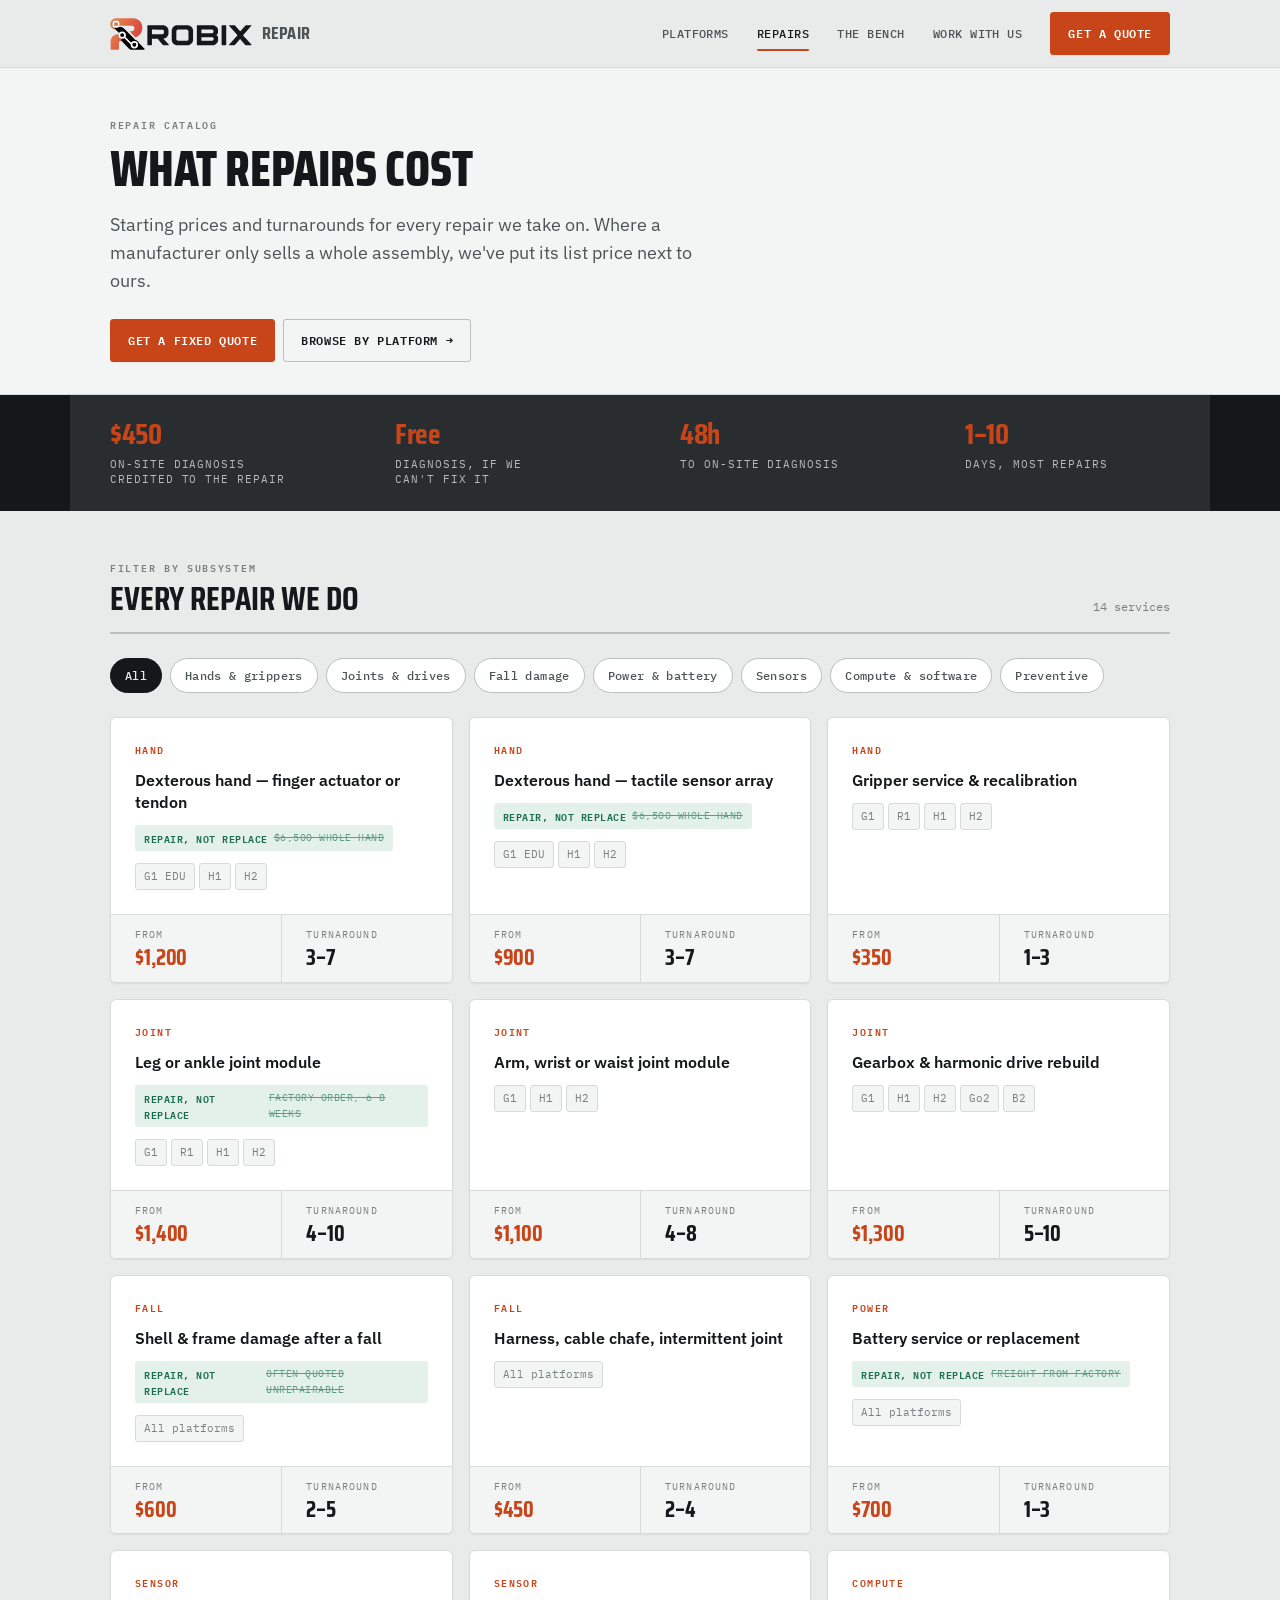
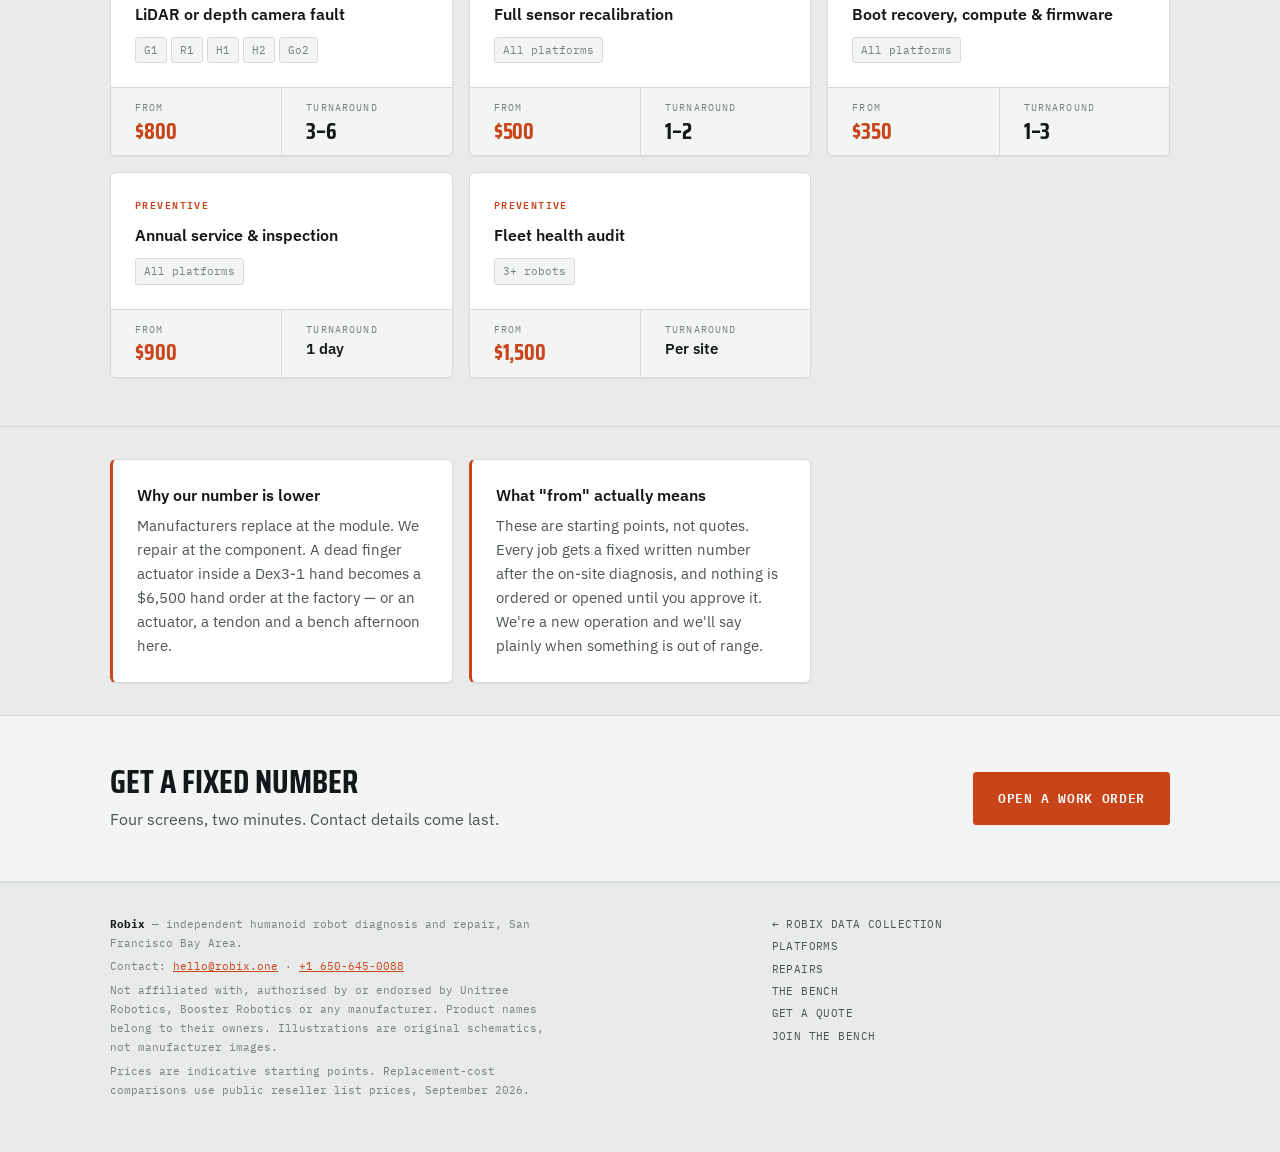
<file: repairs.html>
<!DOCTYPE html>
<html lang="en">
<head>
<meta charset="utf-8">
<meta name="viewport" content="width=device-width, initial-scale=1">
<title>Repair Catalog — Robix</title>
<meta name="description" content="Every repair we do, what it starts at, and how long it takes — against what a factory replacement costs.">
<link rel="preconnect" href="https://fonts.googleapis.com">
<link rel="preconnect" href="https://fonts.gstatic.com" crossorigin>
<link rel="stylesheet" href="https://fonts.googleapis.com/css2?family=Saira+Condensed:wght@600;700;800&family=IBM+Plex+Sans:wght@400;500;600;700&family=IBM+Plex+Mono:wght@400;500;600&display=swap">
<link rel="icon" href="assets/favicon.svg" type="image/svg+xml">
<link rel="icon" href="assets/favicon-64.png" type="image/png" sizes="64x64">
<link rel="apple-touch-icon" href="assets/apple-touch-icon.png">
<link rel="stylesheet" href="assets/styles.css">
</head>
<body>

<header class="top">
  <div class="top-in">
    <a class="brand" href="repair.html"><svg class="wordmark" viewBox="7 7 2108 476" role="img" aria-label="Robix"><defs><linearGradient id="rbx-o" gradientUnits="userSpaceOnUse" x1="20" y1="60" x2="480" y2="300"><stop offset="0" stop-color="#E8894A"/><stop offset="1" stop-color="#D4403F"/></linearGradient></defs><path fill="url(#rbx-o)" d="M124.5,251.8 114.2,249.0 110.5,249.0 102.2,251.0 97.5,251.0 83.2,255.2 69.0,262.2 53.5,273.5 39.8,287.2 31.2,300.0 23.5,315.5 19.2,327.2 16.0,345.2 16.0,466.5 19.2,474.2 25.0,479.0 30.5,480.8 125.2,480.8 130.0,479.2 135.2,475.8 138.2,470.2 139.8,464.5 139.8,450.2 138.8,447.0 139.8,442.5 139.8,396.2 138.8,393.0 138.8,378.8 139.8,372.8 142.5,364.0 148.2,357.0 152.5,353.2 158.2,350.8 162.5,349.8 170.2,349.8 174.0,348.0 174.8,346.2 174.8,333.8 175.8,330.5 175.8,318.2 174.5,315.0 171.8,312.0 165.5,309.2 153.8,300.8 145.0,291.0 140.5,283.2 137.8,276.5 133.5,260.0 127.5,253.8ZM89.5,67.0 84.8,68.5 79.2,71.8 71.8,79.2 69.2,83.0 65.2,92.2 65.0,102.5 67.0,110.0 71.8,118.5 78.2,125.0 83.2,128.0 91.5,130.5 99.2,130.8 111.8,126.5 115.5,124.0 122.0,117.5 126.2,110.2 128.8,101.5 128.8,93.2 126.2,84.8 117.5,73.8 108.8,68.8 103.2,67.0ZM14.5,70.5 10.0,89.2 10.0,106.5 13.2,122.5 16.5,131.2 21.2,140.8 29.8,152.5 43.2,165.0 57.0,173.0 68.5,176.8 79.2,176.8 81.8,175.5 82.2,173.2 75.8,163.5 73.2,161.2 64.0,149.0 59.5,140.5 53.0,132.0 46.2,120.8 42.8,109.0 42.8,103.2 41.8,100.0 42.8,96.5 42.8,89.8 48.5,72.5 57.8,61.0 64.8,55.0 71.5,50.5 83.5,45.0 92.5,42.8 99.2,42.8 111.2,45.0 119.0,48.0 132.0,57.0 137.5,62.2 142.8,68.8 148.5,80.0 151.0,89.8 151.0,105.0 147.2,116.2 147.8,119.2 150.5,120.8 327.2,120.8 339.5,122.8 349.2,126.5 356.0,131.0 363.8,139.8 366.5,145.0 369.0,153.8 369.0,170.0 366.5,177.8 363.2,184.2 355.0,193.8 344.2,200.8 337.2,203.0 330.5,203.0 327.2,204.0 305.5,204.0 302.8,205.5 302.2,208.5 303.8,211.5 335.5,243.2 338.8,247.5 350.2,259.0 354.5,262.2 383.0,291.8 385.8,292.8 390.5,291.5 407.0,284.2 423.8,274.5 434.5,266.0 446.0,255.5 456.0,244.5 462.0,236.5 470.0,223.5 480.2,200.2 484.8,184.5 486.8,174.5 486.8,167.8 487.8,164.5 487.8,137.2 486.8,134.0 486.8,127.2 484.8,121.0 482.5,108.2 478.8,97.8 474.0,87.2 465.5,72.0 460.0,64.2 453.0,56.2 442.2,45.5 432.5,37.8 416.5,27.8 403.8,21.8 378.2,13.0 366.2,11.0 326.5,11.0 323.2,10.0 297.5,10.0 294.2,11.0 288.2,10.0 169.5,10.0 166.2,11.0 159.5,11.0 156.2,10.0 105.5,10.0 102.2,11.0 87.5,11.0 70.0,15.8 56.0,22.2 49.5,27.0 47.0,28.0 39.2,34.8 25.8,49.2 21.2,56.0Z"/><path class="lg-arm" d="M53.5,64.0 45.5,77.8 42.0,90.5 42.0,106.2 45.0,117.8 50.5,128.8 60.8,140.2 61.5,147.0 68.5,156.8 107.2,195.5 110.5,199.8 135.2,224.5 141.2,231.8 141.5,233.5 136.0,245.0 134.0,253.5 134.0,271.2 137.0,281.8 141.0,290.0 145.5,296.8 154.0,305.2 160.8,309.8 172.5,314.8 174.5,316.2 175.0,320.2 174.0,323.5 174.0,343.2 175.5,348.2 185.8,354.2 205.2,373.5 208.5,377.8 247.2,418.5 258.5,431.8 288.0,462.2 294.8,467.8 306.8,474.2 316.5,477.8 321.5,478.8 327.2,478.8 330.5,479.8 507.2,479.8 516.0,478.2 521.0,475.0 521.8,473.2 521.8,467.5 520.2,464.0 491.5,434.2 488.2,430.0 437.2,379.8 430.8,364.8 423.2,355.0 414.8,347.5 406.0,342.0 387.8,334.5 381.5,330.2 374.2,322.0 338.5,286.2 335.2,282.0 214.8,161.5 205.0,154.0 194.2,148.2 183.5,144.0 174.2,142.0 135.2,142.0 124.2,148.2 123.2,147.8 131.8,141.5 142.2,129.8 148.2,119.0 151.8,105.2 151.8,91.5 148.8,80.0 146.2,73.8 142.2,67.0 132.8,56.5 125.0,51.0 116.8,47.0 106.2,44.0 95.5,43.0 92.2,44.0 87.5,44.0 75.8,47.5 62.0,55.5Z"/><circle fill="url(#rbx-o)" cx="96.4" cy="98.1" r="30.5"/><g class="lg-ring" fill="none" stroke-width="25.7"><circle cx="96.4" cy="98.1" r="42.4"/><circle cx="188.2" cy="261.7" r="42.4"/><circle cx="369.6" cy="404.9" r="42.4"/></g><path class="lg-ring-f" d="M237.5,288.8 232.5,295.8 223.2,305.2 223.2,307.5 304.2,389.5 307.5,393.8 312.5,398.8 314.0,399.0 315.5,396.2 318.8,384.0 322.8,376.2 322.5,374.2 274.5,325.2 269.5,319.2 259.5,310.2 239.2,289.0Z"/><path fill="currentColor" d="M1777.8,115.8 1776.8,120.2 1781.5,126.8 1791.5,137.0 1813.5,162.8 1837.5,188.0 1858.5,212.8 1868.2,222.5 1884.5,241.8 1903.5,262.5 1903.2,264.0 1857.5,314.0 1851.5,321.8 1823.5,352.0 1788.2,392.2 1778.5,402.0 1776.5,405.8 1776.2,408.2 1779.8,413.0 1781.5,413.8 1847.2,413.8 1855.8,411.8 1860.0,409.8 1866.8,405.2 1891.2,379.8 1941.8,320.0 1944.0,320.5 1960.5,340.8 2009.5,397.8 2016.0,404.2 2023.8,409.8 2028.0,411.8 2036.5,413.8 2104.2,413.8 2109.0,411.8 2111.0,410.0 2111.8,408.2 2111.8,404.5 2109.8,401.2 2046.2,331.8 2022.2,304.0 1989.5,269.2 1986.0,264.2 1986.5,261.8 2016.2,229.8 2096.2,138.0 2107.2,126.8 2110.8,122.0 2111.8,119.0 2110.8,115.8 2109.0,114.0 2106.2,113.0 2041.5,113.0 2030.0,116.0 2023.8,119.0 2020.0,121.5 2005.5,136.0 1961.5,187.0 1956.5,193.8 1945.0,205.8 1942.8,205.2 1877.2,129.0 1866.8,118.5 1863.8,116.5 1852.2,113.0 1782.5,113.0 1779.8,114.0ZM1678.5,113.0 1674.5,114.2 1671.0,116.5 1668.5,119.0 1667.0,122.5 1667.0,402.2 1670.0,409.0 1674.8,412.8 1677.5,413.8 1725.2,413.8 1730.0,412.0 1735.2,406.0 1735.8,389.5 1736.8,386.2 1736.8,369.5 1735.8,366.2 1735.8,121.5 1733.2,117.0 1730.8,114.5 1727.2,113.0ZM1301.5,118.0 1299.0,123.5 1299.0,401.2 1300.5,406.0 1303.8,410.8 1310.5,413.8 1532.2,413.8 1550.5,410.8 1566.0,405.2 1573.0,401.8 1582.8,395.2 1595.2,383.8 1604.8,371.0 1609.2,362.0 1612.8,351.5 1614.8,340.2 1614.8,301.5 1611.8,286.2 1609.2,280.0 1605.2,274.0 1593.8,262.5 1590.5,260.2 1590.5,259.0 1603.2,246.8 1609.2,237.0 1611.8,229.5 1613.8,220.2 1613.8,182.5 1609.8,167.0 1604.8,156.8 1597.2,146.0 1589.0,137.0 1579.0,129.0 1564.0,120.5 1550.2,116.0 1533.2,113.0 1309.5,113.0 1305.5,114.2ZM1366.8,294.8 1368.8,292.8 1529.2,292.8 1536.0,294.8 1539.8,297.2 1545.0,302.8 1548.0,311.5 1548.0,324.2 1545.5,333.0 1542.5,337.8 1536.0,343.0 1526.2,346.0 1368.8,346.0 1366.8,344.0ZM1366.8,181.8 1368.8,179.8 1528.2,179.8 1533.0,181.2 1537.8,184.2 1541.5,188.0 1544.5,192.8 1546.0,197.5 1546.0,202.2 1547.0,205.5 1546.0,216.2 1542.5,223.8 1537.8,228.5 1532.0,231.5 1525.2,233.0 1369.5,233.0 1368.2,232.5 1366.8,230.2 1366.8,221.5 1367.8,218.2 1367.8,208.5 1366.8,205.2ZM948.5,140.0 939.5,151.0 933.0,161.8 929.0,172.0 926.0,184.5 926.0,190.2 925.0,193.5 925.0,332.2 928.0,350.5 932.5,363.0 944.5,381.8 955.0,392.2 966.8,400.8 977.8,406.2 991.2,410.8 1008.5,413.8 1160.2,413.8 1176.5,410.8 1195.0,403.8 1208.8,395.2 1223.2,381.8 1231.8,370.0 1236.2,361.0 1239.8,351.5 1242.8,335.2 1242.8,190.5 1240.5,176.5 1234.2,160.0 1224.2,145.0 1211.8,132.5 1206.0,128.0 1192.0,120.5 1182.5,117.0 1164.2,113.0 1004.5,113.0 989.2,116.0 978.8,119.5 967.8,125.0 958.0,131.5ZM998.2,192.0 1005.0,185.2 1008.8,182.8 1018.5,179.8 1150.2,179.8 1158.2,182.0 1163.8,185.2 1170.0,191.8 1174.0,201.5 1174.0,302.2 1175.0,305.5 1175.0,317.2 1173.0,326.8 1169.5,333.8 1162.0,341.0 1155.8,344.0 1148.2,346.0 1018.5,346.0 1009.8,343.5 1002.8,339.0 995.8,330.0 993.8,323.2 993.8,202.5 996.0,195.5ZM564.8,118.8 563.0,123.5 563.0,403.2 565.0,408.0 568.8,412.0 573.5,413.8 621.2,413.8 626.0,411.8 628.8,409.0 630.8,404.2 630.8,320.2 631.2,316.5 633.5,314.8 714.2,314.8 716.0,315.5 729.5,331.0 736.5,340.8 782.5,396.8 794.0,408.2 802.0,412.8 805.5,413.8 877.2,413.8 881.8,410.8 882.8,408.2 882.5,405.5 878.2,399.0 802.2,314.5 803.8,312.8 808.2,312.8 823.0,309.2 837.0,302.8 845.8,297.2 859.2,283.8 864.8,276.0 871.2,263.0 874.8,252.5 876.8,241.2 876.8,189.5 874.8,177.5 870.2,163.8 862.8,150.8 859.2,146.0 846.8,133.5 836.0,126.0 825.0,120.5 809.2,115.2 796.2,113.0 573.5,113.0 569.5,114.2ZM630.8,181.8 632.8,179.8 788.2,180.0 795.0,182.2 799.8,185.2 804.5,190.0 806.8,193.5 809.0,201.5 809.0,226.2 807.8,232.2 804.5,238.8 798.8,244.5 792.8,248.0 782.2,250.0 633.8,250.0 631.8,248.0 631.8,235.5 630.8,232.2Z"/></svg><span class="sub">Repair</span></a>
    <nav class="nav">
      <a class="lnk" href="platforms.html">Platforms</a>
      <a class="lnk" href="repairs.html">Repairs</a>
      <a class="lnk" href="bench.html">The bench</a>
      <a class="lnk" href="join.html">Work with us</a>
    </nav>
    <a class="btn btn-p nav-cta" href="quote.html">Get a quote</a>
    <button class="burger btn btn-gh" type="button" aria-expanded="false">Menu</button>
  </div>
</header>

<div class="phead">
  <div class="wrap">
    <span class="lab">Repair catalog</span>
    <h1>What repairs cost</h1>
    <p class="lede">Starting prices and turnarounds for every repair we take on. Where a manufacturer only sells a whole assembly, we've put its list price next to ours.</p>
    <div class="acts">
      <a class="btn btn-p" href="quote.html">Get a fixed quote</a>
      <a class="btn btn-gh" href="platforms.html">Browse by platform →</a>
    </div>
  </div>
</div>

<div class="strip">
  <div class="wrap"><div class="strip-in">
    <div class="metric"><span class="v">$450</span><span class="k">On-site diagnosis<br>credited to the repair</span></div>
    <div class="metric"><span class="v">Free</span><span class="k">Diagnosis, if we<br>can't fix it</span></div>
    <div class="metric"><span class="v">48h</span><span class="k">To on-site diagnosis</span></div>
    <div class="metric"><span class="v">1–10</span><span class="k">Days, most repairs</span></div>
  </div></div>
</div>

<section>
  <div class="wrap">
    <div class="shead">
      <div><span class="lab">Filter by subsystem</span><h2>Every repair we do</h2></div>
      <span class="r" id="svcCount">14 services</span>
    </div>
    <div class="pills" id="svcPills" role="group" aria-label="Filter repairs by subsystem"></div>
    <div class="grid c3" id="svcCards"></div>
  </div>
</section>

<section class="tight">
  <div class="wrap">
    <div class="grid c2">
      <div class="callout">
        <h3>Why our number is lower</h3>
        <p>Manufacturers replace at the module. We repair at the component. A dead finger actuator inside a Dex3-1 hand becomes a $6,500 hand order at the factory — or an actuator, a tendon and a bench afternoon here.</p>
      </div>
      <div class="callout">
        <h3>What "from" actually means</h3>
        <p>These are starting points, not quotes. Every job gets a fixed written number after the on-site diagnosis, and nothing is ordered or opened until you approve it. We're a new operation and we'll say plainly when something is out of range.</p>
      </div>
    </div>
  </div>
</section>

<div class="cta-band">
  <div class="wrap">
    <div>
      <h2>Get a fixed number</h2>
      <p class="band-copy">Four screens, two minutes. Contact details come last.</p>
    </div>
    <div class="acts">
      <a class="btn btn-p btn-lg" href="quote.html">Open a work order</a>
    </div>
  </div>
</div>

<footer class="btm">
  <div class="wrap">
    <div>
      <p><b>Robix</b> — independent humanoid robot diagnosis and repair, San Francisco Bay Area.</p>
      <p>Contact: <a href="mailto:hello@robix.one">hello@robix.one</a> · <a href="tel:+16506450088">+1 650-645-0088</a></p>
      <p>Not affiliated with, authorised by or endorsed by Unitree Robotics, Booster Robotics or any manufacturer. Product names belong to their owners. Illustrations are original schematics, not manufacturer images.</p>
      <p>Prices are indicative starting points. Replacement-cost comparisons use public reseller list prices, September 2026.</p>
    </div>
    <nav class="fnav">
      <a href="index.html">← Robix data collection</a>
      <a href="platforms.html">Platforms</a>
      <a href="repairs.html">Repairs</a>
      <a href="bench.html">The bench</a>
      <a href="quote.html">Get a quote</a>
      <a href="join.html">Join the bench</a>
    </nav>
  </div>
</footer>

<script src="assets/data.js"></script>
<script src="assets/app.js"></script>
</body>
</html>
</file>
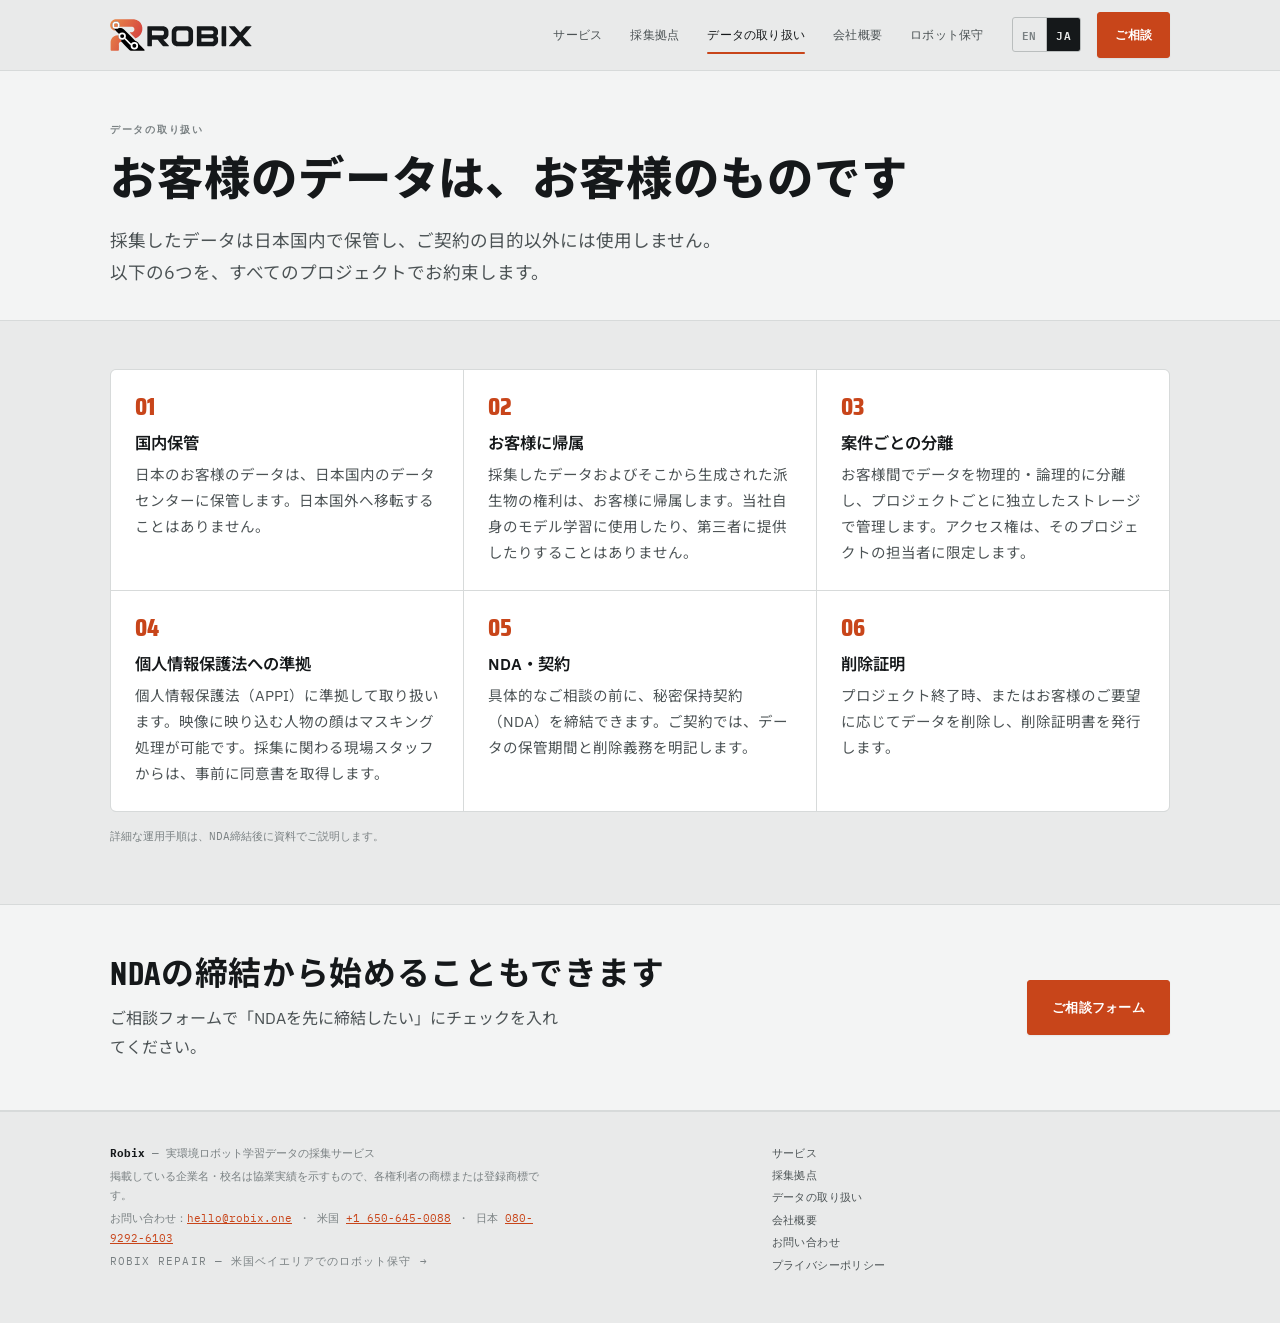
<file: security.html>
<!DOCTYPE html>
<html lang="ja">
<head>
<meta charset="utf-8">
<meta name="viewport" content="width=device-width, initial-scale=1">
<title data-i18n="t.security">データの取り扱い — Robix</title>
<meta name="description" data-i18n-content="d.security" content="国内保管、お客様への帰属、案件ごとの分離、個人情報保護法への準拠、NDA、削除証明。">
<link rel="preconnect" href="https://fonts.googleapis.com">
<link rel="preconnect" href="https://fonts.gstatic.com" crossorigin>
<link rel="stylesheet" href="https://fonts.googleapis.com/css2?family=Saira+Condensed:wght@600;700;800&family=IBM+Plex+Sans:wght@400;500;600;700&family=IBM+Plex+Mono:wght@400;500;600&family=Noto+Sans+JP:wght@400;500;700;800&display=swap">
<link rel="icon" href="assets/favicon.svg" type="image/svg+xml">
<link rel="icon" href="assets/favicon-64.png" type="image/png" sizes="64x64">
<link rel="apple-touch-icon" href="assets/apple-touch-icon.png">
<link rel="stylesheet" href="assets/styles.css">
</head>
<body>

<header class="top">
  <div class="top-in">
    <a class="brand" href="index.html"><svg class="wordmark" viewBox="7 7 2108 476" role="img" aria-label="Robix"><defs><linearGradient id="rbx-o" gradientUnits="userSpaceOnUse" x1="20" y1="60" x2="480" y2="300"><stop offset="0" stop-color="#E8894A"/><stop offset="1" stop-color="#D4403F"/></linearGradient></defs><path fill="url(#rbx-o)" d="M124.5,251.8 114.2,249.0 110.5,249.0 102.2,251.0 97.5,251.0 83.2,255.2 69.0,262.2 53.5,273.5 39.8,287.2 31.2,300.0 23.5,315.5 19.2,327.2 16.0,345.2 16.0,466.5 19.2,474.2 25.0,479.0 30.5,480.8 125.2,480.8 130.0,479.2 135.2,475.8 138.2,470.2 139.8,464.5 139.8,450.2 138.8,447.0 139.8,442.5 139.8,396.2 138.8,393.0 138.8,378.8 139.8,372.8 142.5,364.0 148.2,357.0 152.5,353.2 158.2,350.8 162.5,349.8 170.2,349.8 174.0,348.0 174.8,346.2 174.8,333.8 175.8,330.5 175.8,318.2 174.5,315.0 171.8,312.0 165.5,309.2 153.8,300.8 145.0,291.0 140.5,283.2 137.8,276.5 133.5,260.0 127.5,253.8ZM89.5,67.0 84.8,68.5 79.2,71.8 71.8,79.2 69.2,83.0 65.2,92.2 65.0,102.5 67.0,110.0 71.8,118.5 78.2,125.0 83.2,128.0 91.5,130.5 99.2,130.8 111.8,126.5 115.5,124.0 122.0,117.5 126.2,110.2 128.8,101.5 128.8,93.2 126.2,84.8 117.5,73.8 108.8,68.8 103.2,67.0ZM14.5,70.5 10.0,89.2 10.0,106.5 13.2,122.5 16.5,131.2 21.2,140.8 29.8,152.5 43.2,165.0 57.0,173.0 68.5,176.8 79.2,176.8 81.8,175.5 82.2,173.2 75.8,163.5 73.2,161.2 64.0,149.0 59.5,140.5 53.0,132.0 46.2,120.8 42.8,109.0 42.8,103.2 41.8,100.0 42.8,96.5 42.8,89.8 48.5,72.5 57.8,61.0 64.8,55.0 71.5,50.5 83.5,45.0 92.5,42.8 99.2,42.8 111.2,45.0 119.0,48.0 132.0,57.0 137.5,62.2 142.8,68.8 148.5,80.0 151.0,89.8 151.0,105.0 147.2,116.2 147.8,119.2 150.5,120.8 327.2,120.8 339.5,122.8 349.2,126.5 356.0,131.0 363.8,139.8 366.5,145.0 369.0,153.8 369.0,170.0 366.5,177.8 363.2,184.2 355.0,193.8 344.2,200.8 337.2,203.0 330.5,203.0 327.2,204.0 305.5,204.0 302.8,205.5 302.2,208.5 303.8,211.5 335.5,243.2 338.8,247.5 350.2,259.0 354.5,262.2 383.0,291.8 385.8,292.8 390.5,291.5 407.0,284.2 423.8,274.5 434.5,266.0 446.0,255.5 456.0,244.5 462.0,236.5 470.0,223.5 480.2,200.2 484.8,184.5 486.8,174.5 486.8,167.8 487.8,164.5 487.8,137.2 486.8,134.0 486.8,127.2 484.8,121.0 482.5,108.2 478.8,97.8 474.0,87.2 465.5,72.0 460.0,64.2 453.0,56.2 442.2,45.5 432.5,37.8 416.5,27.8 403.8,21.8 378.2,13.0 366.2,11.0 326.5,11.0 323.2,10.0 297.5,10.0 294.2,11.0 288.2,10.0 169.5,10.0 166.2,11.0 159.5,11.0 156.2,10.0 105.5,10.0 102.2,11.0 87.5,11.0 70.0,15.8 56.0,22.2 49.5,27.0 47.0,28.0 39.2,34.8 25.8,49.2 21.2,56.0Z"/><path class="lg-arm" d="M53.5,64.0 45.5,77.8 42.0,90.5 42.0,106.2 45.0,117.8 50.5,128.8 60.8,140.2 61.5,147.0 68.5,156.8 107.2,195.5 110.5,199.8 135.2,224.5 141.2,231.8 141.5,233.5 136.0,245.0 134.0,253.5 134.0,271.2 137.0,281.8 141.0,290.0 145.5,296.8 154.0,305.2 160.8,309.8 172.5,314.8 174.5,316.2 175.0,320.2 174.0,323.5 174.0,343.2 175.5,348.2 185.8,354.2 205.2,373.5 208.5,377.8 247.2,418.5 258.5,431.8 288.0,462.2 294.8,467.8 306.8,474.2 316.5,477.8 321.5,478.8 327.2,478.8 330.5,479.8 507.2,479.8 516.0,478.2 521.0,475.0 521.8,473.2 521.8,467.5 520.2,464.0 491.5,434.2 488.2,430.0 437.2,379.8 430.8,364.8 423.2,355.0 414.8,347.5 406.0,342.0 387.8,334.5 381.5,330.2 374.2,322.0 338.5,286.2 335.2,282.0 214.8,161.5 205.0,154.0 194.2,148.2 183.5,144.0 174.2,142.0 135.2,142.0 124.2,148.2 123.2,147.8 131.8,141.5 142.2,129.8 148.2,119.0 151.8,105.2 151.8,91.5 148.8,80.0 146.2,73.8 142.2,67.0 132.8,56.5 125.0,51.0 116.8,47.0 106.2,44.0 95.5,43.0 92.2,44.0 87.5,44.0 75.8,47.5 62.0,55.5Z"/><circle fill="url(#rbx-o)" cx="96.4" cy="98.1" r="30.5"/><g class="lg-ring" fill="none" stroke-width="25.7"><circle cx="96.4" cy="98.1" r="42.4"/><circle cx="188.2" cy="261.7" r="42.4"/><circle cx="369.6" cy="404.9" r="42.4"/></g><path class="lg-ring-f" d="M237.5,288.8 232.5,295.8 223.2,305.2 223.2,307.5 304.2,389.5 307.5,393.8 312.5,398.8 314.0,399.0 315.5,396.2 318.8,384.0 322.8,376.2 322.5,374.2 274.5,325.2 269.5,319.2 259.5,310.2 239.2,289.0Z"/><path fill="currentColor" d="M1777.8,115.8 1776.8,120.2 1781.5,126.8 1791.5,137.0 1813.5,162.8 1837.5,188.0 1858.5,212.8 1868.2,222.5 1884.5,241.8 1903.5,262.5 1903.2,264.0 1857.5,314.0 1851.5,321.8 1823.5,352.0 1788.2,392.2 1778.5,402.0 1776.5,405.8 1776.2,408.2 1779.8,413.0 1781.5,413.8 1847.2,413.8 1855.8,411.8 1860.0,409.8 1866.8,405.2 1891.2,379.8 1941.8,320.0 1944.0,320.5 1960.5,340.8 2009.5,397.8 2016.0,404.2 2023.8,409.8 2028.0,411.8 2036.5,413.8 2104.2,413.8 2109.0,411.8 2111.0,410.0 2111.8,408.2 2111.8,404.5 2109.8,401.2 2046.2,331.8 2022.2,304.0 1989.5,269.2 1986.0,264.2 1986.5,261.8 2016.2,229.8 2096.2,138.0 2107.2,126.8 2110.8,122.0 2111.8,119.0 2110.8,115.8 2109.0,114.0 2106.2,113.0 2041.5,113.0 2030.0,116.0 2023.8,119.0 2020.0,121.5 2005.5,136.0 1961.5,187.0 1956.5,193.8 1945.0,205.8 1942.8,205.2 1877.2,129.0 1866.8,118.5 1863.8,116.5 1852.2,113.0 1782.5,113.0 1779.8,114.0ZM1678.5,113.0 1674.5,114.2 1671.0,116.5 1668.5,119.0 1667.0,122.5 1667.0,402.2 1670.0,409.0 1674.8,412.8 1677.5,413.8 1725.2,413.8 1730.0,412.0 1735.2,406.0 1735.8,389.5 1736.8,386.2 1736.8,369.5 1735.8,366.2 1735.8,121.5 1733.2,117.0 1730.8,114.5 1727.2,113.0ZM1301.5,118.0 1299.0,123.5 1299.0,401.2 1300.5,406.0 1303.8,410.8 1310.5,413.8 1532.2,413.8 1550.5,410.8 1566.0,405.2 1573.0,401.8 1582.8,395.2 1595.2,383.8 1604.8,371.0 1609.2,362.0 1612.8,351.5 1614.8,340.2 1614.8,301.5 1611.8,286.2 1609.2,280.0 1605.2,274.0 1593.8,262.5 1590.5,260.2 1590.5,259.0 1603.2,246.8 1609.2,237.0 1611.8,229.5 1613.8,220.2 1613.8,182.5 1609.8,167.0 1604.8,156.8 1597.2,146.0 1589.0,137.0 1579.0,129.0 1564.0,120.5 1550.2,116.0 1533.2,113.0 1309.5,113.0 1305.5,114.2ZM1366.8,294.8 1368.8,292.8 1529.2,292.8 1536.0,294.8 1539.8,297.2 1545.0,302.8 1548.0,311.5 1548.0,324.2 1545.5,333.0 1542.5,337.8 1536.0,343.0 1526.2,346.0 1368.8,346.0 1366.8,344.0ZM1366.8,181.8 1368.8,179.8 1528.2,179.8 1533.0,181.2 1537.8,184.2 1541.5,188.0 1544.5,192.8 1546.0,197.5 1546.0,202.2 1547.0,205.5 1546.0,216.2 1542.5,223.8 1537.8,228.5 1532.0,231.5 1525.2,233.0 1369.5,233.0 1368.2,232.5 1366.8,230.2 1366.8,221.5 1367.8,218.2 1367.8,208.5 1366.8,205.2ZM948.5,140.0 939.5,151.0 933.0,161.8 929.0,172.0 926.0,184.5 926.0,190.2 925.0,193.5 925.0,332.2 928.0,350.5 932.5,363.0 944.5,381.8 955.0,392.2 966.8,400.8 977.8,406.2 991.2,410.8 1008.5,413.8 1160.2,413.8 1176.5,410.8 1195.0,403.8 1208.8,395.2 1223.2,381.8 1231.8,370.0 1236.2,361.0 1239.8,351.5 1242.8,335.2 1242.8,190.5 1240.5,176.5 1234.2,160.0 1224.2,145.0 1211.8,132.5 1206.0,128.0 1192.0,120.5 1182.5,117.0 1164.2,113.0 1004.5,113.0 989.2,116.0 978.8,119.5 967.8,125.0 958.0,131.5ZM998.2,192.0 1005.0,185.2 1008.8,182.8 1018.5,179.8 1150.2,179.8 1158.2,182.0 1163.8,185.2 1170.0,191.8 1174.0,201.5 1174.0,302.2 1175.0,305.5 1175.0,317.2 1173.0,326.8 1169.5,333.8 1162.0,341.0 1155.8,344.0 1148.2,346.0 1018.5,346.0 1009.8,343.5 1002.8,339.0 995.8,330.0 993.8,323.2 993.8,202.5 996.0,195.5ZM564.8,118.8 563.0,123.5 563.0,403.2 565.0,408.0 568.8,412.0 573.5,413.8 621.2,413.8 626.0,411.8 628.8,409.0 630.8,404.2 630.8,320.2 631.2,316.5 633.5,314.8 714.2,314.8 716.0,315.5 729.5,331.0 736.5,340.8 782.5,396.8 794.0,408.2 802.0,412.8 805.5,413.8 877.2,413.8 881.8,410.8 882.8,408.2 882.5,405.5 878.2,399.0 802.2,314.5 803.8,312.8 808.2,312.8 823.0,309.2 837.0,302.8 845.8,297.2 859.2,283.8 864.8,276.0 871.2,263.0 874.8,252.5 876.8,241.2 876.8,189.5 874.8,177.5 870.2,163.8 862.8,150.8 859.2,146.0 846.8,133.5 836.0,126.0 825.0,120.5 809.2,115.2 796.2,113.0 573.5,113.0 569.5,114.2ZM630.8,181.8 632.8,179.8 788.2,180.0 795.0,182.2 799.8,185.2 804.5,190.0 806.8,193.5 809.0,201.5 809.0,226.2 807.8,232.2 804.5,238.8 798.8,244.5 792.8,248.0 782.2,250.0 633.8,250.0 631.8,248.0 631.8,235.5 630.8,232.2Z"/></svg></a>
    <nav class="nav">
      <a class="lnk" href="service.html" data-i18n="nav.service">サービス</a>
      <a class="lnk" href="facility.html" data-i18n="nav.facility">採集拠点</a>
      <a class="lnk" href="security.html" data-i18n="nav.security">データの取り扱い</a>
      <a class="lnk" href="company.html" data-i18n="nav.company">会社概要</a>
      <a class="lnk" href="repair.html" data-i18n="nav.repair">ロボット保守</a>
      <a class="lnk lnk-m" href="contact.html" data-i18n="nav.cta">ご相談</a>
    </nav>
    <div class="lang" role="group" aria-label="Language"><button type="button" data-lang="en" aria-pressed="false">EN</button><button type="button" data-lang="ja" aria-pressed="true">JA</button></div>
    <a class="btn btn-p nav-cta" href="contact.html" data-i18n="nav.cta">ご相談</a>
    <button class="burger btn btn-gh" type="button" aria-expanded="false">メニュー</button>
  </div>
</header>

<div class="phead">
  <div class="wrap">
    <span class="lab" data-i18n="nav.security">データの取り扱い</span>
    <h1 data-i18n="pl.h2">お客様のデータは、お客様のものです</h1>
    <p class="lede" data-i18n="sc.lede">採集したデータは日本国内で保管し、ご契約の目的以外には使用しません。以下の6つを、すべてのプロジェクトでお約束します。</p>
  </div>
</div>

<section>
  <div class="wrap">
    <ol class="pledges">
      <li><h3 data-i18n="pl.1h">国内保管</h3>
        <p data-i18n="sc.1p">日本のお客様のデータは、日本国内のデータセンターに保管します。日本国外へ移転することはありません。</p></li>
      <li><h3 data-i18n="pl.2h">お客様に帰属</h3>
        <p data-i18n="sc.2p">採集したデータおよびそこから生成された派生物の権利は、お客様に帰属します。当社自身のモデル学習に使用したり、第三者に提供したりすることはありません。</p></li>
      <li><h3 data-i18n="pl.3h">案件ごとの分離</h3>
        <p data-i18n="sc.3p">お客様間でデータを物理的・論理的に分離し、プロジェクトごとに独立したストレージで管理します。アクセス権は、そのプロジェクトの担当者に限定します。</p></li>
      <li><h3 data-i18n="pl.4h">個人情報保護法への準拠</h3>
        <p data-i18n="sc.4p">個人情報保護法（APPI）に準拠して取り扱います。映像に映り込む人物の顔はマスキング処理が可能です。採集に関わる現場スタッフからは、事前に同意書を取得します。</p></li>
      <li><h3 data-i18n="pl.5h">NDA・契約</h3>
        <p data-i18n="sc.5p">具体的なご相談の前に、秘密保持契約（NDA）を締結できます。ご契約では、データの保管期間と削除義務を明記します。</p></li>
      <li><h3 data-i18n="pl.6h">削除証明</h3>
        <p data-i18n="sc.6p">プロジェクト終了時、またはお客様のご要望に応じてデータを削除し、削除証明書を発行します。</p></li>
    </ol>
    <p class="micro note-wide" data-i18n="sc.note">詳細な運用手順は、NDA締結後に資料でご説明します。</p>
  </div>
</section>

<div class="cta-band">
  <div class="wrap">
    <div>
      <h2 data-i18n="sc.cta.h2">NDAの締結から始めることもできます</h2>
      <p class="band-copy" data-i18n="sc.cta.p">ご相談フォームで「NDAを先に締結したい」にチェックを入れてください。</p>
    </div>
    <div class="acts"><a class="btn btn-p btn-lg" href="contact.html" data-i18n="cta.btn">ご相談フォーム</a></div>
  </div>
</div>

<footer class="btm">
  <div class="wrap">
    <div>
      <p><b>Robix</b> — <span data-i18n="foot.tag">実環境ロボット学習データの採集サービス</span></p>
      <p data-i18n="foot.tm">掲載している企業名・校名は協業実績を示すもので、各権利者の商標または登録商標です。</p>
      <p><span data-i18n="foot.ct">お問い合わせ</span>：<a href="mailto:hello@robix.one">hello@robix.one</a> ・ <span data-i18n="foot.us">米国</span> <a href="tel:+16506450088">+1 650-645-0088</a> ・ <span data-i18n="foot.jp">日本</span> <a href="tel:+818092926103" data-i18n="foot.tel">080-9292-6103</a></p>
      <p><a class="subbrand" href="repair.html" data-i18n="foot.repair">Robix Repair — 米国ベイエリアでのロボット保守 →</a></p>
    </div>
    <nav class="fnav">
      <a href="service.html" data-i18n="nav.service">サービス</a>
      <a href="facility.html" data-i18n="nav.facility">採集拠点</a>
      <a href="security.html" data-i18n="nav.security">データの取り扱い</a>
      <a href="company.html" data-i18n="nav.company">会社概要</a>
      <a href="contact.html" data-i18n="nav.contact">お問い合わせ</a>
      <a href="privacy.html" data-i18n="nav.privacy">プライバシーポリシー</a>
    </nav>
  </div>
</footer>

<script src="assets/data.js"></script>
<script src="assets/i18n.js"></script>
<script src="assets/app.js"></script>
</body>
</html>
</file>
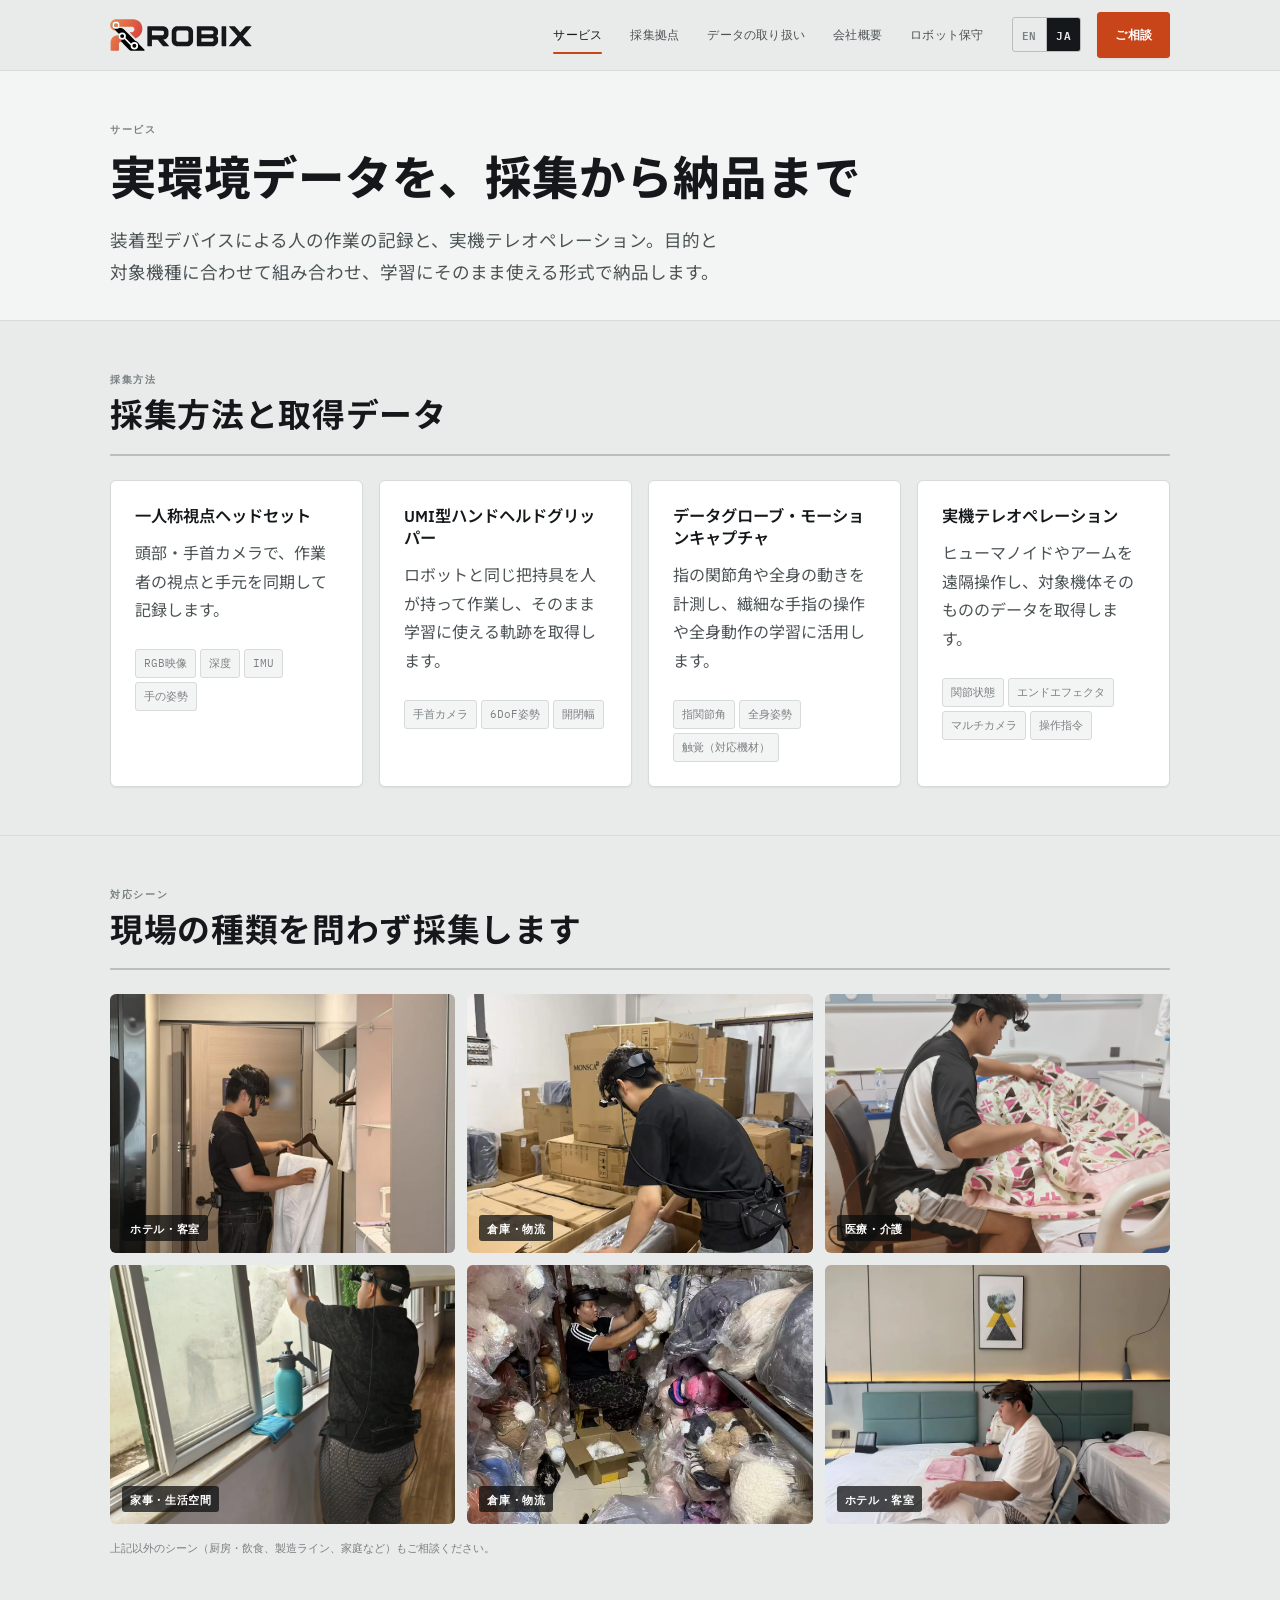
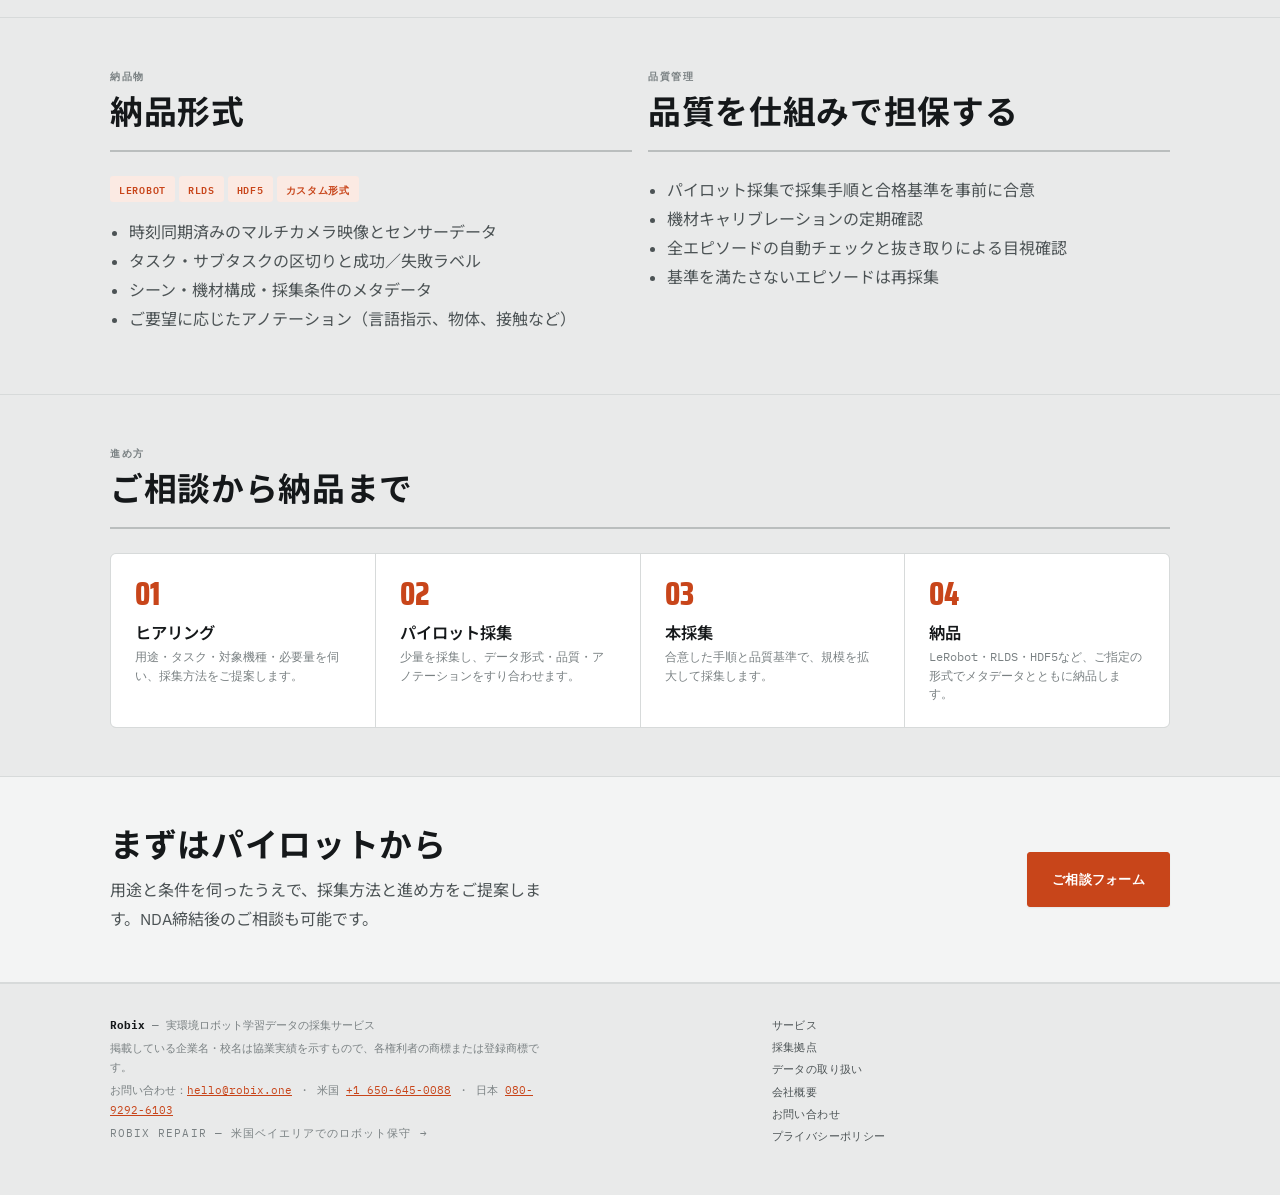
<file: service.html>
<!DOCTYPE html>
<html lang="ja">
<head>
<meta charset="utf-8">
<meta name="viewport" content="width=device-width, initial-scale=1">
<title data-i18n="t.service">サービス — Robix</title>
<meta name="description" data-i18n-content="d.service" content="装着型デバイスと実機テレオペレーションによるロボット学習データの採集。採集方法、対応シーン、納品形式、品質管理。">
<link rel="preconnect" href="https://fonts.googleapis.com">
<link rel="preconnect" href="https://fonts.gstatic.com" crossorigin>
<link rel="stylesheet" href="https://fonts.googleapis.com/css2?family=Saira+Condensed:wght@600;700;800&family=IBM+Plex+Sans:wght@400;500;600;700&family=IBM+Plex+Mono:wght@400;500;600&family=Noto+Sans+JP:wght@400;500;700;800&display=swap">
<link rel="icon" href="assets/favicon.svg" type="image/svg+xml">
<link rel="icon" href="assets/favicon-64.png" type="image/png" sizes="64x64">
<link rel="apple-touch-icon" href="assets/apple-touch-icon.png">
<link rel="stylesheet" href="assets/styles.css">
</head>
<body>

<header class="top">
  <div class="top-in">
    <a class="brand" href="index.html"><svg class="wordmark" viewBox="7 7 2108 476" role="img" aria-label="Robix"><defs><linearGradient id="rbx-o" gradientUnits="userSpaceOnUse" x1="20" y1="60" x2="480" y2="300"><stop offset="0" stop-color="#E8894A"/><stop offset="1" stop-color="#D4403F"/></linearGradient></defs><path fill="url(#rbx-o)" d="M124.5,251.8 114.2,249.0 110.5,249.0 102.2,251.0 97.5,251.0 83.2,255.2 69.0,262.2 53.5,273.5 39.8,287.2 31.2,300.0 23.5,315.5 19.2,327.2 16.0,345.2 16.0,466.5 19.2,474.2 25.0,479.0 30.5,480.8 125.2,480.8 130.0,479.2 135.2,475.8 138.2,470.2 139.8,464.5 139.8,450.2 138.8,447.0 139.8,442.5 139.8,396.2 138.8,393.0 138.8,378.8 139.8,372.8 142.5,364.0 148.2,357.0 152.5,353.2 158.2,350.8 162.5,349.8 170.2,349.8 174.0,348.0 174.8,346.2 174.8,333.8 175.8,330.5 175.8,318.2 174.5,315.0 171.8,312.0 165.5,309.2 153.8,300.8 145.0,291.0 140.5,283.2 137.8,276.5 133.5,260.0 127.5,253.8ZM89.5,67.0 84.8,68.5 79.2,71.8 71.8,79.2 69.2,83.0 65.2,92.2 65.0,102.5 67.0,110.0 71.8,118.5 78.2,125.0 83.2,128.0 91.5,130.5 99.2,130.8 111.8,126.5 115.5,124.0 122.0,117.5 126.2,110.2 128.8,101.5 128.8,93.2 126.2,84.8 117.5,73.8 108.8,68.8 103.2,67.0ZM14.5,70.5 10.0,89.2 10.0,106.5 13.2,122.5 16.5,131.2 21.2,140.8 29.8,152.5 43.2,165.0 57.0,173.0 68.5,176.8 79.2,176.8 81.8,175.5 82.2,173.2 75.8,163.5 73.2,161.2 64.0,149.0 59.5,140.5 53.0,132.0 46.2,120.8 42.8,109.0 42.8,103.2 41.8,100.0 42.8,96.5 42.8,89.8 48.5,72.5 57.8,61.0 64.8,55.0 71.5,50.5 83.5,45.0 92.5,42.8 99.2,42.8 111.2,45.0 119.0,48.0 132.0,57.0 137.5,62.2 142.8,68.8 148.5,80.0 151.0,89.8 151.0,105.0 147.2,116.2 147.8,119.2 150.5,120.8 327.2,120.8 339.5,122.8 349.2,126.5 356.0,131.0 363.8,139.8 366.5,145.0 369.0,153.8 369.0,170.0 366.5,177.8 363.2,184.2 355.0,193.8 344.2,200.8 337.2,203.0 330.5,203.0 327.2,204.0 305.5,204.0 302.8,205.5 302.2,208.5 303.8,211.5 335.5,243.2 338.8,247.5 350.2,259.0 354.5,262.2 383.0,291.8 385.8,292.8 390.5,291.5 407.0,284.2 423.8,274.5 434.5,266.0 446.0,255.5 456.0,244.5 462.0,236.5 470.0,223.5 480.2,200.2 484.8,184.5 486.8,174.5 486.8,167.8 487.8,164.5 487.8,137.2 486.8,134.0 486.8,127.2 484.8,121.0 482.5,108.2 478.8,97.8 474.0,87.2 465.5,72.0 460.0,64.2 453.0,56.2 442.2,45.5 432.5,37.8 416.5,27.8 403.8,21.8 378.2,13.0 366.2,11.0 326.5,11.0 323.2,10.0 297.5,10.0 294.2,11.0 288.2,10.0 169.5,10.0 166.2,11.0 159.5,11.0 156.2,10.0 105.5,10.0 102.2,11.0 87.5,11.0 70.0,15.8 56.0,22.2 49.5,27.0 47.0,28.0 39.2,34.8 25.8,49.2 21.2,56.0Z"/><path class="lg-arm" d="M53.5,64.0 45.5,77.8 42.0,90.5 42.0,106.2 45.0,117.8 50.5,128.8 60.8,140.2 61.5,147.0 68.5,156.8 107.2,195.5 110.5,199.8 135.2,224.5 141.2,231.8 141.5,233.5 136.0,245.0 134.0,253.5 134.0,271.2 137.0,281.8 141.0,290.0 145.5,296.8 154.0,305.2 160.8,309.8 172.5,314.8 174.5,316.2 175.0,320.2 174.0,323.5 174.0,343.2 175.5,348.2 185.8,354.2 205.2,373.5 208.5,377.8 247.2,418.5 258.5,431.8 288.0,462.2 294.8,467.8 306.8,474.2 316.5,477.8 321.5,478.8 327.2,478.8 330.5,479.8 507.2,479.8 516.0,478.2 521.0,475.0 521.8,473.2 521.8,467.5 520.2,464.0 491.5,434.2 488.2,430.0 437.2,379.8 430.8,364.8 423.2,355.0 414.8,347.5 406.0,342.0 387.8,334.5 381.5,330.2 374.2,322.0 338.5,286.2 335.2,282.0 214.8,161.5 205.0,154.0 194.2,148.2 183.5,144.0 174.2,142.0 135.2,142.0 124.2,148.2 123.2,147.8 131.8,141.5 142.2,129.8 148.2,119.0 151.8,105.2 151.8,91.5 148.8,80.0 146.2,73.8 142.2,67.0 132.8,56.5 125.0,51.0 116.8,47.0 106.2,44.0 95.5,43.0 92.2,44.0 87.5,44.0 75.8,47.5 62.0,55.5Z"/><circle fill="url(#rbx-o)" cx="96.4" cy="98.1" r="30.5"/><g class="lg-ring" fill="none" stroke-width="25.7"><circle cx="96.4" cy="98.1" r="42.4"/><circle cx="188.2" cy="261.7" r="42.4"/><circle cx="369.6" cy="404.9" r="42.4"/></g><path class="lg-ring-f" d="M237.5,288.8 232.5,295.8 223.2,305.2 223.2,307.5 304.2,389.5 307.5,393.8 312.5,398.8 314.0,399.0 315.5,396.2 318.8,384.0 322.8,376.2 322.5,374.2 274.5,325.2 269.5,319.2 259.5,310.2 239.2,289.0Z"/><path fill="currentColor" d="M1777.8,115.8 1776.8,120.2 1781.5,126.8 1791.5,137.0 1813.5,162.8 1837.5,188.0 1858.5,212.8 1868.2,222.5 1884.5,241.8 1903.5,262.5 1903.2,264.0 1857.5,314.0 1851.5,321.8 1823.5,352.0 1788.2,392.2 1778.5,402.0 1776.5,405.8 1776.2,408.2 1779.8,413.0 1781.5,413.8 1847.2,413.8 1855.8,411.8 1860.0,409.8 1866.8,405.2 1891.2,379.8 1941.8,320.0 1944.0,320.5 1960.5,340.8 2009.5,397.8 2016.0,404.2 2023.8,409.8 2028.0,411.8 2036.5,413.8 2104.2,413.8 2109.0,411.8 2111.0,410.0 2111.8,408.2 2111.8,404.5 2109.8,401.2 2046.2,331.8 2022.2,304.0 1989.5,269.2 1986.0,264.2 1986.5,261.8 2016.2,229.8 2096.2,138.0 2107.2,126.8 2110.8,122.0 2111.8,119.0 2110.8,115.8 2109.0,114.0 2106.2,113.0 2041.5,113.0 2030.0,116.0 2023.8,119.0 2020.0,121.5 2005.5,136.0 1961.5,187.0 1956.5,193.8 1945.0,205.8 1942.8,205.2 1877.2,129.0 1866.8,118.5 1863.8,116.5 1852.2,113.0 1782.5,113.0 1779.8,114.0ZM1678.5,113.0 1674.5,114.2 1671.0,116.5 1668.5,119.0 1667.0,122.5 1667.0,402.2 1670.0,409.0 1674.8,412.8 1677.5,413.8 1725.2,413.8 1730.0,412.0 1735.2,406.0 1735.8,389.5 1736.8,386.2 1736.8,369.5 1735.8,366.2 1735.8,121.5 1733.2,117.0 1730.8,114.5 1727.2,113.0ZM1301.5,118.0 1299.0,123.5 1299.0,401.2 1300.5,406.0 1303.8,410.8 1310.5,413.8 1532.2,413.8 1550.5,410.8 1566.0,405.2 1573.0,401.8 1582.8,395.2 1595.2,383.8 1604.8,371.0 1609.2,362.0 1612.8,351.5 1614.8,340.2 1614.8,301.5 1611.8,286.2 1609.2,280.0 1605.2,274.0 1593.8,262.5 1590.5,260.2 1590.5,259.0 1603.2,246.8 1609.2,237.0 1611.8,229.5 1613.8,220.2 1613.8,182.5 1609.8,167.0 1604.8,156.8 1597.2,146.0 1589.0,137.0 1579.0,129.0 1564.0,120.5 1550.2,116.0 1533.2,113.0 1309.5,113.0 1305.5,114.2ZM1366.8,294.8 1368.8,292.8 1529.2,292.8 1536.0,294.8 1539.8,297.2 1545.0,302.8 1548.0,311.5 1548.0,324.2 1545.5,333.0 1542.5,337.8 1536.0,343.0 1526.2,346.0 1368.8,346.0 1366.8,344.0ZM1366.8,181.8 1368.8,179.8 1528.2,179.8 1533.0,181.2 1537.8,184.2 1541.5,188.0 1544.5,192.8 1546.0,197.5 1546.0,202.2 1547.0,205.5 1546.0,216.2 1542.5,223.8 1537.8,228.5 1532.0,231.5 1525.2,233.0 1369.5,233.0 1368.2,232.5 1366.8,230.2 1366.8,221.5 1367.8,218.2 1367.8,208.5 1366.8,205.2ZM948.5,140.0 939.5,151.0 933.0,161.8 929.0,172.0 926.0,184.5 926.0,190.2 925.0,193.5 925.0,332.2 928.0,350.5 932.5,363.0 944.5,381.8 955.0,392.2 966.8,400.8 977.8,406.2 991.2,410.8 1008.5,413.8 1160.2,413.8 1176.5,410.8 1195.0,403.8 1208.8,395.2 1223.2,381.8 1231.8,370.0 1236.2,361.0 1239.8,351.5 1242.8,335.2 1242.8,190.5 1240.5,176.5 1234.2,160.0 1224.2,145.0 1211.8,132.5 1206.0,128.0 1192.0,120.5 1182.5,117.0 1164.2,113.0 1004.5,113.0 989.2,116.0 978.8,119.5 967.8,125.0 958.0,131.5ZM998.2,192.0 1005.0,185.2 1008.8,182.8 1018.5,179.8 1150.2,179.8 1158.2,182.0 1163.8,185.2 1170.0,191.8 1174.0,201.5 1174.0,302.2 1175.0,305.5 1175.0,317.2 1173.0,326.8 1169.5,333.8 1162.0,341.0 1155.8,344.0 1148.2,346.0 1018.5,346.0 1009.8,343.5 1002.8,339.0 995.8,330.0 993.8,323.2 993.8,202.5 996.0,195.5ZM564.8,118.8 563.0,123.5 563.0,403.2 565.0,408.0 568.8,412.0 573.5,413.8 621.2,413.8 626.0,411.8 628.8,409.0 630.8,404.2 630.8,320.2 631.2,316.5 633.5,314.8 714.2,314.8 716.0,315.5 729.5,331.0 736.5,340.8 782.5,396.8 794.0,408.2 802.0,412.8 805.5,413.8 877.2,413.8 881.8,410.8 882.8,408.2 882.5,405.5 878.2,399.0 802.2,314.5 803.8,312.8 808.2,312.8 823.0,309.2 837.0,302.8 845.8,297.2 859.2,283.8 864.8,276.0 871.2,263.0 874.8,252.5 876.8,241.2 876.8,189.5 874.8,177.5 870.2,163.8 862.8,150.8 859.2,146.0 846.8,133.5 836.0,126.0 825.0,120.5 809.2,115.2 796.2,113.0 573.5,113.0 569.5,114.2ZM630.8,181.8 632.8,179.8 788.2,180.0 795.0,182.2 799.8,185.2 804.5,190.0 806.8,193.5 809.0,201.5 809.0,226.2 807.8,232.2 804.5,238.8 798.8,244.5 792.8,248.0 782.2,250.0 633.8,250.0 631.8,248.0 631.8,235.5 630.8,232.2Z"/></svg></a>
    <nav class="nav">
      <a class="lnk" href="service.html" data-i18n="nav.service">サービス</a>
      <a class="lnk" href="facility.html" data-i18n="nav.facility">採集拠点</a>
      <a class="lnk" href="security.html" data-i18n="nav.security">データの取り扱い</a>
      <a class="lnk" href="company.html" data-i18n="nav.company">会社概要</a>
      <a class="lnk" href="repair.html" data-i18n="nav.repair">ロボット保守</a>
      <a class="lnk lnk-m" href="contact.html" data-i18n="nav.cta">ご相談</a>
    </nav>
    <div class="lang" role="group" aria-label="Language"><button type="button" data-lang="en" aria-pressed="false">EN</button><button type="button" data-lang="ja" aria-pressed="true">JA</button></div>
    <a class="btn btn-p nav-cta" href="contact.html" data-i18n="nav.cta">ご相談</a>
    <button class="burger btn btn-gh" type="button" aria-expanded="false">メニュー</button>
  </div>
</header>

<div class="phead">
  <div class="wrap">
    <span class="lab" data-i18n="nav.service">サービス</span>
    <h1 data-i18n="sv.h1">実環境データを、採集から納品まで</h1>
    <p class="lede" data-i18n="sv.lede">装着型デバイスによる人の作業の記録と、実機テレオペレーション。目的と対象機種に合わせて組み合わせ、学習にそのまま使える形式で納品します。</p>
  </div>
</div>

<!-- ═══ CAPTURE KITS ═══ -->
<section>
  <div class="wrap">
    <div class="shead"><div><span class="lab" data-i18n="m.lab">採集方法</span>
      <h2 data-i18n="sv.kit.h2">採集方法と取得データ</h2></div></div>
    <div class="grid c4">
      <div class="bcard"><h3 data-i18n="sv.k1h">一人称視点ヘッドセット</h3>
        <p class="dim" data-i18n="sv.k1p">頭部・手首カメラで、作業者の視点と手元を同期して記録します。</p>
        <div class="chips"><span class="mini" data-i18n="sv.rgb">RGB映像</span><span class="mini" data-i18n="sv.depth">深度</span><span class="mini">IMU</span><span class="mini" data-i18n="sv.hand">手の姿勢</span></div></div>
      <div class="bcard"><h3 data-i18n="sv.k2h">UMI型ハンドヘルドグリッパー</h3>
        <p class="dim" data-i18n="sv.k2p">ロボットと同じ把持具を人が持って作業し、そのまま学習に使える軌跡を取得します。</p>
        <div class="chips"><span class="mini" data-i18n="sv.wrist">手首カメラ</span><span class="mini" data-i18n="sv.pose">6DoF姿勢</span><span class="mini" data-i18n="sv.grip">開閉幅</span></div></div>
      <div class="bcard"><h3 data-i18n="sv.k3h">データグローブ・モーションキャプチャ</h3>
        <p class="dim" data-i18n="sv.k3p">指の関節角や全身の動きを計測し、繊細な手指の操作や全身動作の学習に活用します。</p>
        <div class="chips"><span class="mini" data-i18n="sv.finger">指関節角</span><span class="mini" data-i18n="sv.body">全身姿勢</span><span class="mini" data-i18n="sv.tactile">触覚（対応機材）</span></div></div>
      <div class="bcard"><h3 data-i18n="m.2h">実機テレオペレーション</h3>
        <p class="dim" data-i18n="sv.k4p">ヒューマノイドやアームを遠隔操作し、対象機体そのもののデータを取得します。</p>
        <div class="chips"><span class="mini" data-i18n="sv.joint">関節状態</span><span class="mini" data-i18n="sv.ee">エンドエフェクタ</span><span class="mini" data-i18n="sv.multicam">マルチカメラ</span><span class="mini" data-i18n="sv.action">操作指令</span></div></div>
    </div>
  </div>
</section>

<!-- ═══ SCENES ═══ -->
<section>
  <div class="wrap">
    <div class="shead"><div><span class="lab" data-i18n="sv.sc.lab">対応シーン</span>
      <h2 data-i18n="sv.sc.h2">現場の種類を問わず採集します</h2></div></div>
    <div class="gallery wide" data-gallery="wild"></div>
    <p class="micro note-wide" data-i18n="sv.sc.note">上記以外のシーン（厨房・飲食、製造ライン、家庭など）もご相談ください。</p>
  </div>
</section>

<!-- ═══ DELIVERABLES + QC ═══ -->
<section>
  <div class="wrap">
    <div class="grid two">
      <div>
        <div class="shead"><div><span class="lab" data-i18n="sv.dl.lab">納品物</span>
          <h2 data-i18n="sv.dl.h2">納品形式</h2></div></div>
        <div class="chips">
          <span class="badge acc">LeRobot</span><span class="badge acc">RLDS</span>
          <span class="badge acc">HDF5</span><span class="badge acc" data-i18n="sv.dl.custom">カスタム形式</span>
        </div>
        <div class="method-list prose">
          <ul>
            <li data-i18n="sv.dl.1">時刻同期済みのマルチカメラ映像とセンサーデータ</li>
            <li data-i18n="sv.dl.2">タスク・サブタスクの区切りと成功／失敗ラベル</li>
            <li data-i18n="sv.dl.3">シーン・機材構成・採集条件のメタデータ</li>
            <li data-i18n="sv.dl.4">ご要望に応じたアノテーション（言語指示、物体、接触など）</li>
          </ul>
        </div>
      </div>
      <div>
        <div class="shead"><div><span class="lab" data-i18n="sv.qc.lab">品質管理</span>
          <h2 data-i18n="sv.qc.h2">品質を仕組みで担保する</h2></div></div>
        <div class="prose">
          <ul>
            <li data-i18n="sv.qc.1">パイロット採集で採集手順と合格基準を事前に合意</li>
            <li data-i18n="sv.qc.2">機材キャリブレーションの定期確認</li>
            <li data-i18n="sv.qc.3">全エピソードの自動チェックと抜き取りによる目視確認</li>
            <li data-i18n="sv.qc.4">基準を満たさないエピソードは再採集</li>
          </ul>
        </div>
      </div>
    </div>
  </div>
</section>

<!-- ═══ PROCESS ═══ -->
<section>
  <div class="wrap">
    <div class="shead"><div><span class="lab" data-i18n="fl.lab">進め方</span>
      <h2 data-i18n="fl.h2">ご相談から納品まで</h2></div></div>
    <div class="flow">
      <div><span class="n">01</span><h3 data-i18n="fl.1h">ヒアリング</h3><p data-i18n="fl.1p">用途・タスク・対象機種・必要量を伺い、採集方法をご提案します。</p></div>
      <div><span class="n">02</span><h3 data-i18n="fl.2h">パイロット採集</h3><p data-i18n="fl.2p">少量を採集し、データ形式・品質・アノテーションをすり合わせます。</p></div>
      <div><span class="n">03</span><h3 data-i18n="fl.3h">本採集</h3><p data-i18n="fl.3p">合意した手順と品質基準で、規模を拡大して採集します。</p></div>
      <div><span class="n">04</span><h3 data-i18n="fl.4h">納品</h3><p data-i18n="fl.4p">LeRobot・RLDS・HDF5など、ご指定の形式でメタデータとともに納品します。</p></div>
    </div>
  </div>
</section>

<div class="cta-band">
  <div class="wrap">
    <div>
      <h2 data-i18n="cta.h2">まずはパイロットから</h2>
      <p class="band-copy" data-i18n="cta.p">用途と条件を伺ったうえで、採集方法と進め方をご提案します。NDA締結後のご相談も可能です。</p>
    </div>
    <div class="acts"><a class="btn btn-p btn-lg" href="contact.html" data-i18n="cta.btn">ご相談フォーム</a></div>
  </div>
</div>

<footer class="btm">
  <div class="wrap">
    <div>
      <p><b>Robix</b> — <span data-i18n="foot.tag">実環境ロボット学習データの採集サービス</span></p>
      <p data-i18n="foot.tm">掲載している企業名・校名は協業実績を示すもので、各権利者の商標または登録商標です。</p>
      <p><span data-i18n="foot.ct">お問い合わせ</span>：<a href="mailto:hello@robix.one">hello@robix.one</a> ・ <span data-i18n="foot.us">米国</span> <a href="tel:+16506450088">+1 650-645-0088</a> ・ <span data-i18n="foot.jp">日本</span> <a href="tel:+818092926103" data-i18n="foot.tel">080-9292-6103</a></p>
      <p><a class="subbrand" href="repair.html" data-i18n="foot.repair">Robix Repair — 米国ベイエリアでのロボット保守 →</a></p>
    </div>
    <nav class="fnav">
      <a href="service.html" data-i18n="nav.service">サービス</a>
      <a href="facility.html" data-i18n="nav.facility">採集拠点</a>
      <a href="security.html" data-i18n="nav.security">データの取り扱い</a>
      <a href="company.html" data-i18n="nav.company">会社概要</a>
      <a href="contact.html" data-i18n="nav.contact">お問い合わせ</a>
      <a href="privacy.html" data-i18n="nav.privacy">プライバシーポリシー</a>
    </nav>
  </div>
</footer>

<script src="assets/data.js"></script>
<script src="assets/i18n.js"></script>
<script src="assets/app.js"></script>
</body>
</html>
</file>
<file: assets/styles.css>
/* ══════════════════════════════════════════════════════════════
   ROBIX — shared stylesheet
   Palette: zinc grounds + safety orange (machine-shop signage)
   Type:    Saira Condensed / IBM Plex Sans / IBM Plex Mono
   ══════════════════════════════════════════════════════════════ */

/* ─── tokens: the site is light-only, on every device ──────── */
:root{color-scheme:light;
  --ground:#E9EAEA; --surface:#FFF; --surface-2:#F3F4F4; --surface-3:#E3E5E5;
  --ink:#15181A; --ink-2:#4C5355; --ink-3:#7A8183;
  --rule:#D7DADA; --rule-2:#BABEBE;
  --accent:#C8451A; --accent-hi:#E1541C; --accent-soft:#FBEAE3; --on-accent:#FFF;
  --ok:#1B6E4B; --ok-soft:#E4F0EA; --warn:#8B5810; --warn-soft:#F8EFDF;
  --paper:#FCFCFB;                       /* schematic drawing ground */
  --grid:#DCDFDF;                        /* schematic grid lines */
  --sh-1:0 1px 2px rgba(21,24,26,.06);
  --sh-2:0 1px 2px rgba(21,24,26,.05),0 12px 28px -18px rgba(21,24,26,.28);
  --sh-3:0 2px 5px rgba(21,24,26,.07),0 20px 44px -22px rgba(21,24,26,.36);

  --disp:"Saira Condensed","Noto Sans JP","Arial Narrow",Impact,sans-serif;
  --body:"IBM Plex Sans","Noto Sans JP",-apple-system,BlinkMacSystemFont,"Segoe UI",Arial,sans-serif;
  --mono:"IBM Plex Mono",ui-monospace,SFMono-Regular,Menlo,monospace;

  /* one spacing scale, used everywhere */
  --s1:4px; --s2:8px; --s3:12px; --s4:16px; --s5:24px;
  --s6:32px; --s7:48px; --s8:64px; --s9:88px;
  --pad:clamp(16px,4vw,40px); --r:6px; --max:1140px;
}

/* ─── base ─────────────────────────────────────────────────── */
*,*::before,*::after{box-sizing:border-box}
html{scroll-behavior:smooth;scroll-padding-top:76px}
@media (prefers-reduced-motion:reduce){html{scroll-behavior:auto}
  *,*::before,*::after{animation-duration:.001ms!important;transition-duration:.001ms!important}}
body{margin:0;background:var(--ground);color:var(--ink);font-family:var(--body);
  font-size:16px;line-height:1.6;-webkit-font-smoothing:antialiased}
img,svg{max-width:100%}
.wrap{max-width:var(--max);margin:0 auto;padding:0 var(--pad)}
.narrow{max-width:760px}
p{margin:0 0 var(--s3)}
a{color:var(--accent)}
:focus-visible{outline:2.5px solid var(--accent);outline-offset:2px;border-radius:3px}
button{font-family:inherit}
.sr{position:absolute;width:1px;height:1px;overflow:hidden;clip:rect(0 0 0 0);white-space:nowrap}

/* ─── type roles ───────────────────────────────────────────── */
.lab{font-family:var(--mono);font-size:10px;font-weight:600;letter-spacing:.17em;
  text-transform:uppercase;color:var(--ink-3)}
h1{font-family:var(--disp);font-weight:800;text-transform:uppercase;
  font-size:clamp(2rem,5vw,3.1rem);line-height:1.02;letter-spacing:-.004em;
  margin:0;text-wrap:balance}
h2{font-family:var(--disp);font-weight:700;text-transform:uppercase;
  font-size:clamp(1.5rem,3.2vw,2.05rem);line-height:1.08;margin:0;text-wrap:balance}
h3{font-family:var(--body);font-weight:600;font-size:1.02rem;line-height:1.35;margin:0}
.mono{font-family:var(--mono)}
.dim{color:var(--ink-2)}
.tnum{font-variant-numeric:tabular-nums}

/* ─── buttons ──────────────────────────────────────────────── */
.btn{font-family:var(--mono);font-size:12px;font-weight:600;letter-spacing:.05em;
  text-transform:uppercase;padding:11px 17px;border-radius:3px;text-decoration:none;
  border:1px solid var(--rule-2);color:var(--ink);background:var(--surface);
  cursor:pointer;white-space:nowrap;display:inline-flex;align-items:center;gap:7px;
  transition:background .14s,border-color .14s,transform .1s,box-shadow .14s}
.btn:hover{border-color:var(--ink-3);background:var(--surface-2)}
.btn:active{transform:translateY(1px)}
.btn:disabled{opacity:.5;cursor:not-allowed;transform:none}
.btn-p{background:var(--accent);border-color:var(--accent);color:var(--on-accent);box-shadow:var(--sh-1)}
.btn-p:hover{background:var(--accent-hi);border-color:var(--accent-hi);box-shadow:var(--sh-2)}
.btn-gh{background:transparent}
.btn-lg{font-size:13px;padding:15px 24px}
.btn-sm{font-size:11px;padding:8px 12px}

/* ─── header ───────────────────────────────────────────────── */
header.top{position:sticky;top:0;z-index:60;background:var(--ground);color:var(--ink);
  border-bottom:1px solid var(--rule)}
.top-in{max-width:var(--max);margin:0 auto;padding:var(--s3) var(--pad);
  display:flex;align-items:center;gap:var(--s4)}
.brand{font-family:var(--disp);font-weight:800;font-size:22px;letter-spacing:.01em;
  text-transform:uppercase;color:var(--ink);text-decoration:none;
  display:flex;align-items:center;gap:9px;flex-shrink:0}
.brand{gap:7px}
.brand .wordmark{height:32px;width:auto;flex-shrink:0;display:block}
.brand .sub{font-size:18px;font-weight:700;color:var(--ink-2);margin-left:3px}
/* logo: black arm + white joints (original artwork colours) */
.lg-arm{fill:#000}.lg-ring{stroke:#fff}.lg-ring-f{fill:#fff}
/* phones: smaller wordmark so lang toggle + menu button fit */
@media (max-width:520px){
  .top-in{gap:var(--s3)}
  .brand .wordmark{height:24px}
  .brand .sub{font-size:14px;margin-left:0}
}
.nav{margin-left:auto;display:flex;gap:var(--s1);align-items:center}
.nav a.lnk{font-family:var(--mono);font-size:12px;font-weight:500;letter-spacing:.04em;
  text-transform:uppercase;color:var(--ink-2);text-decoration:none;
  padding:10px 12px;border-radius:3px;position:relative}
.nav a.lnk:hover{color:var(--ink);background:var(--surface-2)}
.nav a.lnk[aria-current="page"]{color:var(--ink)}
.nav a.lnk[aria-current="page"]::after{content:"";position:absolute;left:12px;right:12px;
  bottom:2px;height:2px;background:var(--accent);border-radius:2px}
.burger{display:none}
@media (max-width:940px){
  .nav a.lnk{display:none}
  .nav.open{position:absolute;top:100%;left:0;right:0;background:var(--ground);
    border-bottom:1px solid var(--rule);flex-direction:column;align-items:stretch;
    padding:var(--s2) var(--pad) var(--s4);gap:2px;margin:0}
  .nav.open a.lnk{display:block;padding:13px 10px;font-size:13px}
  .nav.open a.lnk[aria-current="page"]::after{left:10px;right:auto;width:16px;bottom:8px}
  .burger{display:inline-flex}
  .nav-cta{margin-left:var(--s2)}
}

/* ─── page head ────────────────────────────────────────────── */
.phead{padding:var(--s7) 0 var(--s6);border-bottom:1px solid var(--rule);
  background:var(--surface-2)}
.phead .lab{display:block;margin-bottom:var(--s3)}
.phead p.lede{font-size:clamp(1rem,1.8vw,1.1rem);color:var(--ink-2);
  max-width:56ch;margin:var(--s4) 0 0}
.phead .acts{display:flex;gap:var(--s2);flex-wrap:wrap;margin-top:var(--s5)}

/* ─── sections ─────────────────────────────────────────────── */
section{padding:var(--s7) 0}
section.tight{padding:var(--s6) 0}
section+section{border-top:1px solid var(--rule)}
.shead{display:flex;align-items:flex-end;gap:var(--s4) var(--s5);flex-wrap:wrap;
  margin:0 0 var(--s5);padding-bottom:var(--s4);border-bottom:2px solid var(--rule-2)}
.shead .lab{display:block;margin-bottom:var(--s2)}
.shead .r{margin-left:auto;font-family:var(--mono);font-size:12px;color:var(--ink-3)}
.shead h2{line-height:1} /* drop the leading so caps and buttons share a bottom edge */

/* ─── metric strip ─────────────────────────────────────────── */
.strip{background:var(--ink);color:var(--ground)}
/* negative-margined so EVERY cell -- including ones after a wrap -- starts at
   the same inset as page content. first-child:padding-left:0 only fixed one. */
.strip-in{display:grid;grid-template-columns:repeat(auto-fit,minmax(160px,1fr));
  gap:1px 0;background:rgba(255,255,255,.09);margin:0 calc(var(--pad) * -1)}
.strip-in>div{padding:var(--s5) var(--pad)}
.metric .v{font-family:var(--disp);font-weight:700;font-size:1.85rem;line-height:1;
  letter-spacing:-.01em;display:block;margin-bottom:var(--s2);color:var(--accent);
  font-variant-numeric:tabular-nums}
.metric .k{font-family:var(--mono);font-size:10.5px;letter-spacing:.09em;
  text-transform:uppercase;opacity:.75;line-height:1.45;display:block}
@media (max-width:700px){.strip-in{grid-template-columns:1fr 1fr}
  .strip-in>div{padding:var(--s4) var(--pad)}}

/* ─── chips, badges, pills ─────────────────────────────────── */
.mini{font-family:var(--mono);font-size:10.5px;padding:4px 8px;border-radius:3px;
  background:var(--surface-2);color:var(--ink-3);border:1px solid var(--rule);
  white-space:nowrap;display:inline-block}
.chips{display:flex;gap:var(--s1);flex-wrap:wrap}
.badge{font-family:var(--mono);font-size:10px;font-weight:600;letter-spacing:.07em;
  text-transform:uppercase;padding:4px 9px;border-radius:3px;white-space:nowrap;
  display:inline-block}
.badge.live{background:var(--ok-soft);color:var(--ok)}
.badge.rec{background:var(--warn-soft);color:var(--warn)}
.badge.acc{background:var(--accent-soft);color:var(--accent)}
.pills{display:flex;gap:var(--s2);flex-wrap:wrap;margin:0 0 var(--s5)}
.pill{font-family:var(--mono);font-size:11.5px;font-weight:500;letter-spacing:.03em;
  padding:9px 14px;border-radius:99px;background:var(--surface);
  border:1px solid var(--rule-2);color:var(--ink-2);cursor:pointer;
  transition:background .14s,color .14s,border-color .14s}
.pill:hover{border-color:var(--ink-3);color:var(--ink)}
.pill[aria-pressed="true"]{background:var(--ink);color:var(--ground);border-color:var(--ink)}

/* ─── schematic figures ────────────────────────────────────── */
.fig{background:var(--paper);border-bottom:1px solid var(--rule);height:224px;
  position:relative;overflow:hidden;display:grid;place-items:center;padding:var(--s5)}
.fig::before{content:"";position:absolute;inset:0;pointer-events:none;
  background-image:linear-gradient(var(--grid) 1px,transparent 1px),
                   linear-gradient(90deg,var(--grid) 1px,transparent 1px);
  background-size:16px 16px;opacity:.85}
.fig svg{position:relative;display:block;width:auto;max-width:100%}
/* one box height for every card; the art scales inside it */
.fig.h-tall  svg{height:192px}
.fig.h-med   svg{height:158px}
.fig.h-short svg{height:116px}
.fig .tag{position:absolute;top:var(--s3);left:var(--s3);font-family:var(--mono);
  font-size:9.5px;letter-spacing:.12em;text-transform:uppercase;color:var(--ink-3);
  background:var(--paper);padding:2px 6px;border:1px solid var(--rule);border-radius:2px}
/* schematic stroke roles */
.rb{fill:none;stroke:var(--ink-2);stroke-width:2.1;stroke-linecap:round;stroke-linejoin:round}
.rb-fill{fill:var(--surface-2);stroke:var(--ink-2);stroke-width:2.1;stroke-linejoin:round}
.rb-j{fill:var(--accent);stroke:none}
.rb-jo{fill:var(--paper);stroke:var(--accent);stroke-width:2.1}
.rb-d{fill:none;stroke:var(--ink-3);stroke-width:1;stroke-dasharray:3 3}
.rb-t{fill:var(--ink-3);font-family:var(--mono);font-size:8px;letter-spacing:.08em}

/* ─── cards ────────────────────────────────────────────────── */
.grid{display:grid;gap:var(--s4)}
.grid.c2{grid-template-columns:repeat(auto-fill,minmax(340px,1fr))}
.grid.c3{grid-template-columns:repeat(auto-fill,minmax(288px,1fr))}
.grid.c4{grid-template-columns:repeat(auto-fill,minmax(230px,1fr))}

.card{background:var(--surface);border:1px solid var(--rule);border-radius:var(--r);
  box-shadow:var(--sh-1);display:flex;flex-direction:column;overflow:hidden;
  transition:box-shadow .16s,transform .16s,border-color .16s}
.card:hover{box-shadow:var(--sh-3);transform:translateY(-2px);border-color:var(--rule-2)}
.card.hide{display:none}
.card-b{padding:var(--s5);flex:1;display:flex;flex-direction:column;gap:var(--s3)}
.card-cat{font-family:var(--mono);font-size:9.5px;font-weight:600;letter-spacing:.15em;
  text-transform:uppercase;color:var(--accent)}
.card-f{border-top:1px solid var(--rule);background:var(--surface-2);
  padding:var(--s4) var(--s5);display:flex;align-items:center;gap:var(--s3);flex-wrap:wrap}
.card-f .btn{margin-left:auto}

/* two-cell number footer */
.nums{display:grid;grid-template-columns:1fr 1fr;border-top:1px solid var(--rule);
  background:var(--surface-2)}
.nums>div{padding:var(--s3) var(--s5)}
.nums>div+div{border-left:1px solid var(--rule)}
.nums .k{font-family:var(--mono);font-size:9.5px;letter-spacing:.12em;
  text-transform:uppercase;color:var(--ink-3);display:block;margin-bottom:var(--s1)}
.nums .v{font-family:var(--disp);font-weight:700;font-size:1.4rem;line-height:1.05;
  letter-spacing:-.005em;font-variant-numeric:tabular-nums;display:block}
.nums .v.acc{color:var(--accent)}
/* word values get body type at a size that fits half a card */
.nums .v.txt{font-family:var(--body);font-weight:600;font-size:.95rem;letter-spacing:0}

/* spec rows (platform cards) */
.spec{display:grid;grid-template-columns:minmax(0,auto) minmax(0,1fr);gap:3px var(--s4);
  font-family:var(--mono);font-size:11.5px;margin:0;align-items:baseline}
.spec dt{color:var(--ink-3);letter-spacing:.04em;min-width:0}
.spec dd{margin:0;color:var(--ink);text-align:right;font-variant-numeric:tabular-nums;
  min-width:0;overflow-wrap:anywhere}

.save{display:inline-flex;align-items:center;gap:6px;font-family:var(--mono);font-size:10px;
  font-weight:600;letter-spacing:.05em;text-transform:uppercase;padding:5px 9px;
  border-radius:3px;background:var(--ok-soft);color:var(--ok);align-self:flex-start}
.save s{opacity:.65;font-weight:400}

/* ─── board (coverage) ─────────────────────────────────────── */
.board{border:1px solid var(--rule);border-radius:var(--r);overflow:hidden;
  background:var(--surface);box-shadow:var(--sh-1)}
.brow{display:grid;grid-template-columns:1.7fr .8fr .9fr 104px;gap:var(--s3);
  align-items:center;padding:var(--s4) var(--s5);border-bottom:1px solid var(--rule);
  font-family:var(--mono);font-size:12.5px}
.brow:last-child{border-bottom:none}
.brow.h{background:var(--surface-2);font-size:10px;font-weight:600;
  letter-spacing:.12em;text-transform:uppercase;color:var(--ink-3)}
.brow .zone{font-family:var(--body);font-size:15px;font-weight:600;color:var(--ink)}
.brow .zone small{display:block;font-family:var(--mono);font-size:10.5px;font-weight:400;
  color:var(--ink-3);letter-spacing:.02em;margin-top:2px}
@media (max-width:680px){
  .brow{grid-template-columns:1fr auto;gap:var(--s2)}
  .brow>*:last-child{display:none}
  .brow.h{display:none}
  .brow .eta::before{content:"On-site: ";color:var(--ink-3)}
}

/* ─── bench cards ──────────────────────────────────────────── */
.bcard{background:var(--surface);border:1px solid var(--rule);border-radius:var(--r);
  padding:var(--s5);box-shadow:var(--sh-1);display:flex;flex-direction:column;gap:var(--s3);
  transition:box-shadow .16s,border-color .16s}
.bcard:hover{box-shadow:var(--sh-2);border-color:var(--rule-2)}
.bcard-h{display:flex;align-items:flex-start;gap:var(--s3)}
.glyph{width:44px;height:44px;flex-shrink:0;border-radius:5px;background:var(--accent-soft);
  display:grid;place-items:center;border:1px solid var(--accent)}
.glyph svg{width:24px;height:24px;stroke:var(--accent);fill:none;stroke-width:1.7;
  stroke-linecap:round;stroke-linejoin:round}
.bcard .who{font-family:var(--mono);font-size:11px;color:var(--ink-3);line-height:1.5;
  display:block;margin-top:3px}
.bcard-f{margin-top:auto;padding-top:var(--s3);border-top:1px solid var(--rule);
  display:flex;align-items:center;gap:var(--s3);flex-wrap:wrap;
  font-family:var(--mono);font-size:11px;color:var(--ink-3)}

/* ─── flow steps ───────────────────────────────────────────── */
.flow{display:grid;grid-template-columns:repeat(auto-fit,minmax(220px,1fr));gap:1px;
  background:var(--rule);border:1px solid var(--rule);border-radius:var(--r);overflow:hidden}
.flow>div{background:var(--surface);padding:var(--s5)}
.flow .n{font-family:var(--disp);font-weight:800;font-size:2rem;line-height:1;
  color:var(--accent);display:block;margin-bottom:var(--s3)}
.flow h3{margin-bottom:var(--s1)}
.flow p{margin:0;font-family:var(--mono);font-size:11.5px;line-height:1.6;color:var(--ink-3)}

/* ─── finder ───────────────────────────────────────────────── */
.finder{background:var(--surface);border:1px solid var(--rule-2);border-radius:var(--r);
  padding:var(--s4);box-shadow:var(--sh-3);display:grid;gap:var(--s3);
  grid-template-columns:1fr 1fr auto}
@media (max-width:680px){.finder{grid-template-columns:1fr}}
.finder .fl{grid-column:1/-1;font-family:var(--mono);font-size:10px;font-weight:600;
  letter-spacing:.15em;text-transform:uppercase;color:var(--ink-3);margin-bottom:-4px}

/* ─── vs device ────────────────────────────────────────────── */
.vs{background:var(--surface);border:1px solid var(--rule-2);border-radius:var(--r);
  overflow:hidden;box-shadow:var(--sh-2)}
.vsr{display:grid;grid-template-columns:1fr auto;align-items:center;gap:var(--s4);
  padding:var(--s4) var(--s5);border-bottom:1px solid var(--rule)}
.vsr:last-of-type{border-bottom:none;background:var(--accent-soft)}
.vsr .who{font-family:var(--mono);font-size:11px;letter-spacing:.04em;color:var(--ink-3);line-height:1.5}
.vsr .who b{display:block;color:var(--ink-2);font-weight:600;letter-spacing:0;
  font-size:13.5px;margin-bottom:2px;font-family:var(--body)}
.vsr:last-of-type .who b{color:var(--ink)}
.vsr .t{font-family:var(--disp);font-weight:800;font-size:2.2rem;line-height:1;
  letter-spacing:-.01em;color:var(--ink-3);text-align:right;
  font-variant-numeric:tabular-nums;white-space:nowrap}
.vsr:last-of-type .t{color:var(--accent)}
.vs-foot{padding:var(--s3) var(--s5);background:var(--surface-2);border-top:1px solid var(--rule);
  font-family:var(--mono);font-size:11px;color:var(--ink-3);line-height:1.55}

/* ─── forms ────────────────────────────────────────────────── */
.order{background:var(--surface);border:1px solid var(--rule-2);border-radius:var(--r);
  box-shadow:var(--sh-2);overflow:hidden}
.order-h{padding:var(--s4) var(--s5);border-bottom:1px solid var(--rule);
  background:var(--surface-2);display:flex;align-items:baseline;gap:var(--s3);flex-wrap:wrap}
.order-h .t{font-family:var(--disp);font-weight:700;text-transform:uppercase;
  font-size:1.25rem;letter-spacing:.015em}
.order-h .id{font-family:var(--mono);font-size:10.5px;letter-spacing:.1em;
  color:var(--ink-3);margin-left:auto}
.prog{height:3px;background:var(--surface-3)}
.prog i{display:block;height:100%;background:var(--accent);width:25%;
  transition:width .3s cubic-bezier(.4,0,.2,1)}
.dots{display:flex;border-bottom:1px solid var(--rule);background:var(--surface-2)}
.dots span{flex:1;font-family:var(--mono);font-size:9.5px;font-weight:600;
  letter-spacing:.1em;text-transform:uppercase;padding:11px 6px;text-align:center;
  color:var(--ink-3);border-right:1px solid var(--rule)}
.dots span:last-child{border-right:none}
.dots span.on{color:var(--accent);background:var(--surface)}
.dots span.past{color:var(--ok)}
.order-b{padding:var(--s5)}

.pane{display:none}
.pane.on{display:block}
.f{margin:0 0 var(--s4)}
.f>label,.f>.fl{display:block;font-size:13.5px;font-weight:600;
  margin-bottom:var(--s1);color:var(--ink)}
.f .hint{display:block;font-family:var(--mono);font-size:10.5px;color:var(--ink-3);
  margin-bottom:var(--s2);line-height:1.5}
.req{color:var(--accent)}
.g2{display:grid;grid-template-columns:1fr 1fr;gap:0 var(--s4)}
@media (max-width:560px){.g2{grid-template-columns:1fr}}

input[type=text],input[type=email],input[type=tel],input[type=url],
input[type=month],select,textarea{
  width:100%;font-family:var(--body);font-size:14.5px;padding:10px 11px;color:var(--ink);
  background:var(--surface-2);border:1px solid var(--rule-2);border-radius:3px;
  transition:border-color .14s,background .14s}
select{font-family:var(--mono);font-size:13px;cursor:pointer}
textarea{min-height:78px;resize:vertical;line-height:1.55}
input:hover,select:hover,textarea:hover{border-color:var(--ink-3)}
input:focus,select:focus,textarea:focus{outline:none;border-color:var(--accent);
  background:var(--surface);box-shadow:0 0 0 3px var(--accent-soft)}

.opts{display:grid;gap:2px}
.opts.two{grid-template-columns:1fr 1fr}
@media (max-width:560px){.opts.two{grid-template-columns:1fr}}
.opt{display:flex;align-items:flex-start;gap:var(--s2);font-family:var(--mono);
  font-size:11.5px;line-height:1.5;padding:8px 10px;border-radius:3px;cursor:pointer;
  color:var(--ink-2);border:1px solid transparent}
.opt:hover{background:var(--surface-2);border-color:var(--rule)}
.opt input{width:auto;margin:2px 0 0;accent-color:var(--accent);flex-shrink:0}
.opt:has(input:checked){color:var(--ink);background:var(--accent-soft);border-color:var(--accent)}

.tiles{display:grid;grid-template-columns:repeat(auto-fit,minmax(92px,1fr));gap:var(--s2)}
.tile{display:block;position:relative;cursor:pointer;text-align:center;padding:15px 8px;
  border:1px solid var(--rule-2);border-radius:4px;background:var(--surface-2);
  transition:border-color .14s,background .14s}
.tile:hover{border-color:var(--ink-3)}
.tile input{position:absolute;opacity:0;width:1px;height:1px}
.tile .a{font-family:var(--disp);font-weight:700;font-size:1.4rem;line-height:1;
  display:block;margin-bottom:var(--s1);font-variant-numeric:tabular-nums}
.tile .s{font-family:var(--mono);font-size:9.5px;color:var(--ink-3);letter-spacing:.05em}
.tile:has(input:checked){border-color:var(--accent);background:var(--accent-soft)}
.tile:has(input:checked) .a{color:var(--accent)}
.tile:has(input:focus-visible){outline:2.5px solid var(--accent);outline-offset:2px}

.nav-row{display:flex;align-items:center;gap:var(--s3);flex-wrap:wrap;
  padding-top:var(--s4);margin-top:var(--s1);border-top:1px solid var(--rule)}
.nav-row .sp{flex:1}
.micro{font-family:var(--mono);font-size:10.5px;color:var(--ink-3);line-height:1.55}
.saved{font-family:var(--mono);font-size:10.5px;color:var(--ok);margin:var(--s2) 0 0;min-height:1.1em}
.err{background:var(--accent-soft);border:1px solid var(--accent);border-radius:4px;
  padding:12px 14px;margin:var(--s3) 0 0;font-family:var(--mono);font-size:11.5px;
  color:var(--ink);display:none}
.err.on{display:block}
.done{display:none;padding:var(--s7) var(--s5);text-align:center}
.done.on{display:block}
.done .mk{font-family:var(--disp);font-weight:800;font-size:2rem;color:var(--accent);
  line-height:1;margin-bottom:var(--s3);text-transform:uppercase}
.done p{color:var(--ink-2);max-width:42ch;margin:0 auto var(--s3);font-size:14.5px}
.gone{display:none!important}

/* ─── callout ──────────────────────────────────────────────── */
.callout{background:var(--surface);border:1px solid var(--rule);
  border-left:3px solid var(--accent);border-radius:var(--r);padding:var(--s5);
  box-shadow:var(--sh-1)}
.callout h3{margin-bottom:var(--s2)}
.callout p:last-child{margin-bottom:0}
.callout p{font-size:15px;color:var(--ink-2)}

.cta-band{background:var(--surface-2);border-top:1px solid var(--rule);
  border-bottom:1px solid var(--rule);padding:var(--s7) 0}
.cta-band .wrap{display:flex;align-items:center;gap:var(--s5);flex-wrap:wrap}
.cta-band .acts{margin-left:auto;display:flex;gap:var(--s2);flex-wrap:wrap}

/* ─── footer ───────────────────────────────────────────────── */
footer.btm{border-top:1px solid var(--rule);padding:var(--s6) 0 var(--s7);
  font-family:var(--mono);font-size:11px;line-height:1.75;color:var(--ink-3)}
footer.btm .wrap{display:grid;grid-template-columns:1.6fr 1fr;gap:var(--s5);align-items:start}
@media (max-width:820px){footer.btm .wrap{grid-template-columns:1fr}}
footer.btm p{margin:0 0 var(--s1);max-width:62ch}
footer.btm b{color:var(--ink)}
.fnav{display:flex;flex-direction:column;gap:var(--s1)}
.fnav a{color:var(--ink-2);text-decoration:none;letter-spacing:.04em;text-transform:uppercase;font-size:10.5px}
.fnav a:hover{color:var(--accent)}

/* ─── shared layout splits ─────────────────────────────────── */
.hero-split{display:grid;grid-template-columns:1.15fr .85fr;
  gap:clamp(28px,4vw,56px);align-items:center}
@media (max-width:900px){.hero-split{grid-template-columns:1fr;gap:var(--s5)}}

.split{display:grid;grid-template-columns:1.55fr .85fr;gap:var(--s5);align-items:start}
@media (max-width:960px){.split{grid-template-columns:1fr}}

.stack{display:grid;gap:var(--s4)}

.fig img{display:block;width:100%;height:100%;object-fit:contain;position:relative}

/* ─── utilities that replace repeated inline styles ────────── */
.card-sub{font-family:var(--mono);font-size:10px;font-weight:600;letter-spacing:.06em;
  color:var(--ink-3);display:block;margin-top:3px;line-height:1.45}
.hero-finder{margin-top:var(--s5)}
.band-copy{color:var(--ink-2);margin:var(--s2) 0 0;max-width:46ch}
.callout .micro{margin:0}
.note-wide{margin-top:var(--s4);max-width:76ch}
.fault-head{display:block;margin-bottom:var(--s2)}
.card-note{margin:0;font-family:var(--mono);font-size:10.5px;line-height:1.55;
  color:var(--ink-3)}
.cta-after{margin:var(--s3) 0 0}
.push{margin-left:auto}
.card-f{min-height:66px}
.card-f .micro{max-width:14ch;line-height:1.4}


/* ══════════════════════════════════════════════════════════════
   DATA COLLECTION SITE
   ══════════════════════════════════════════════════════════════ */

/* ─── Japanese typesetting ─────────────────────────────────────
   Latin display type is condensed caps; Japanese falls through to
   Noto Sans JP, which needs more leading and no forced caps tracking. */
:lang(ja) body{line-height:1.8}
:lang(ja) h1,:lang(ja) h2{letter-spacing:.02em;line-height:1.3;word-break:auto-phrase}
:lang(ja) h1{font-size:clamp(1.9rem,4.4vw,2.9rem)}
:lang(ja) .lede,:lang(ja) p{line-break:strict}
:lang(ja) .btn,:lang(ja) .nav a.lnk{letter-spacing:.02em}

/* ─── language switch ──────────────────────────────────────── */
.lang{display:inline-flex;border:1px solid var(--rule-2);border-radius:3px;overflow:hidden;flex-shrink:0}
.lang button{font-family:var(--mono);font-size:11px;font-weight:600;letter-spacing:.06em;
  padding:7px 9px;background:transparent;border:0;color:var(--ink-3);cursor:pointer}
.lang button+button{border-left:1px solid var(--rule-2)}
.lang button[aria-pressed="true"]{background:var(--ink);color:var(--ground)}
@media (max-width:940px){.lang{margin-left:auto}}

/* ─── full-bleed photo hero ────────────────────────────────── */
.hero{position:relative;background:#0d0f10;color:#fff;overflow:hidden;
  border-bottom:1px solid var(--rule)}
.hero picture img{position:absolute;inset:0;width:100%;height:100%;object-fit:cover}
.hero::after{content:"";position:absolute;inset:0;pointer-events:none;
  background:linear-gradient(90deg,rgba(10,12,13,.9) 0%,rgba(10,12,13,.74) 45%,rgba(10,12,13,.28) 100%)}
.hero .wrap{position:relative;z-index:1;padding-top:clamp(64px,11vw,132px);
  padding-bottom:clamp(56px,9vw,112px)}
.hero .lab{color:rgba(255,255,255,.7);display:block;margin-bottom:var(--s4)}
.hero h1{max-width:17em;color:#fff}
.hero .lede{color:rgba(255,255,255,.84);max-width:40em;font-size:clamp(1rem,1.7vw,1.1rem);
  margin:var(--s5) 0 0}
.hero .acts{display:flex;gap:var(--s2);flex-wrap:wrap;margin-top:var(--s6)}
.hero .btn:not(.btn-p){background:rgba(255,255,255,.08);color:#fff;border-color:rgba(255,255,255,.4)}
.hero .btn:not(.btn-p):hover{background:rgba(255,255,255,.16)}
.hero .caption{position:absolute;right:var(--pad);bottom:var(--s4);z-index:1;
  font-family:var(--mono);font-size:10px;letter-spacing:.1em;color:rgba(255,255,255,.6)}
@media (max-width:700px){.hero::after{background:rgba(10,12,13,.74)}.hero .caption{display:none}}

/* ─── partner wordmarks ────────────────────────────────────── */
.logos{list-style:none;margin:0;padding:0;display:grid;
  grid-template-columns:repeat(auto-fill,minmax(148px,1fr));
  border-top:1px solid var(--rule);border-left:1px solid var(--rule)}
.logo{border-right:1px solid var(--rule);border-bottom:1px solid var(--rule);
  min-height:76px;display:grid;place-items:center;padding:var(--s3) var(--s4);text-align:center}
.logo span{font-family:var(--disp);font-weight:700;font-size:1.15rem;letter-spacing:.03em;
  text-transform:uppercase;color:var(--ink-3);line-height:1.1}
/* every mark rendered as the same flat grey, whatever its brand colours */
.logo img{display:block;max-height:30px;max-width:118px;width:auto;height:auto;
  filter:brightness(0);opacity:.5;transition:opacity .15s}
.logo:hover img{opacity:.8}
.logos.edu{grid-template-columns:repeat(auto-fill,minmax(172px,1fr))}
.logos.edu .logo span{font-family:var(--body);text-transform:none;font-weight:600;
  font-size:.98rem;letter-spacing:0}
.logo-lab{display:block;margin:var(--s5) 0 var(--s3)}
.logo-lab:first-of-type{margin-top:0}

/* ─── photo gallery ────────────────────────────────────────── */
.gallery{display:grid;grid-template-columns:repeat(3,minmax(0,1fr));gap:var(--s3)}
@media (max-width:820px){.gallery{grid-template-columns:repeat(2,minmax(0,1fr))}}
.shot{margin:0;position:relative;border-radius:var(--r);overflow:hidden;background:var(--surface-3);
  aspect-ratio:4/3}
.shot img{width:100%;height:100%;object-fit:cover;display:block;transition:transform .5s}
.shot:hover img{transform:scale(1.03)}
.shot figcaption{position:absolute;left:var(--s3);bottom:var(--s3);font-family:var(--mono);
  font-size:10.5px;font-weight:600;letter-spacing:.06em;padding:4px 8px;border-radius:3px;
  background:rgba(10,12,13,.72);color:#fff}

/* ─── collection method cards ──────────────────────────────── */
.method{background:var(--surface);border:1px solid var(--rule);border-radius:var(--r);
  overflow:hidden;box-shadow:var(--sh-1);display:grid;grid-template-columns:minmax(0,1fr) minmax(0,1.1fr)}
.method .media{background:#0d0f10;min-height:280px;position:relative}
.method .media img,.method .media video{position:absolute;inset:0;width:100%;height:100%;object-fit:cover}
.method .body{padding:var(--s6) var(--s5);display:flex;flex-direction:column;gap:var(--s3)}
.method .body p{color:var(--ink-2);margin:0}
.method ul{margin:0;padding:0;list-style:none;display:grid;gap:var(--s2)}
.method li{font-size:14.5px;padding-left:18px;position:relative;color:var(--ink-2)}
.method li::before{content:"";position:absolute;left:0;top:.72em;width:8px;height:2px;background:var(--accent)}
@media (max-width:820px){.method{grid-template-columns:1fr}.method .media{min-height:0;aspect-ratio:4/3}}
.method.v .media{aspect-ratio:auto}
@media (max-width:820px){.method.v .media{aspect-ratio:3/4;max-height:520px}}

/* ─── two phases ───────────────────────────────────────────── */
.phase{background:var(--surface);border:1px solid var(--rule);border-radius:var(--r);
  padding:var(--s5);box-shadow:var(--sh-1);display:flex;flex-direction:column;gap:var(--s3)}
.phase.now{border-top:3px solid var(--accent)}
.phase.next{border-top:3px solid var(--rule-2);background:var(--surface-2)}
.phase h3{font-size:1.15rem}
.phase p{margin:0;color:var(--ink-2);font-size:15px}

/* ─── data handling pledges ────────────────────────────────── */
.pledges{list-style:none;margin:0;padding:0;display:grid;gap:1px;background:var(--rule);
  border:1px solid var(--rule);border-radius:var(--r);overflow:hidden;
  grid-template-columns:repeat(auto-fill,minmax(300px,1fr));counter-reset:pl}
.pledges li{background:var(--surface);padding:var(--s5);counter-increment:pl}
.pledges li::before{content:counter(pl,decimal-leading-zero);display:block;
  font-family:var(--disp);font-weight:800;font-size:1.6rem;line-height:1;color:var(--accent);
  margin-bottom:var(--s3)}
.pledges h3{margin-bottom:var(--s2)}
.pledges p{margin:0;font-size:14.5px;color:var(--ink-2)}

/* ─── long-form prose (security, privacy) ──────────────────── */
.prose{max-width:760px}
.prose h2{margin:var(--s6) 0 var(--s3);font-size:1.35rem}
.prose h2:first-child{margin-top:0}
.prose p,.prose li{color:var(--ink-2)}
.prose ul{padding-left:1.2em;margin:0 0 var(--s3)}

/* ─── definition table (company) ───────────────────────────── */
.facts{display:grid;grid-template-columns:minmax(120px,200px) 1fr;margin:0;
  border-top:1px solid var(--rule)}
.facts dt,.facts dd{margin:0;padding:var(--s4) 0;border-bottom:1px solid var(--rule)}
.facts dt{font-family:var(--mono);font-size:12px;letter-spacing:.05em;color:var(--ink-3)}
.facts dd{color:var(--ink)}
@media (max-width:560px){.facts{grid-template-columns:1fr}.facts dt{padding-bottom:0;border-bottom:0}}

.subbrand{font-family:var(--mono);font-size:10.5px;letter-spacing:.1em;text-transform:uppercase;
  color:var(--ink-3);text-decoration:none}
.subbrand:hover{color:var(--accent)}
.push-start{align-self:flex-start;margin-top:auto}
.hero-shot{aspect-ratio:21/9;margin-bottom:var(--s5)}
@media (max-width:700px){.hero-shot{aspect-ratio:4/3}}
.method-list{margin-top:var(--s4)}

/* narrow phones: header CTA moves into the drawer so nothing overflows */
.nav a.lnk-m{display:none}
@media (max-width:520px){
  .nav-cta{display:none}
  .nav.open a.lnk-m{display:block;color:var(--accent);font-weight:600}
}
.grid.two{grid-template-columns:repeat(2,minmax(0,1fr))}
@media (max-width:760px){.grid.two{grid-template-columns:1fr}}
.phase .badge,.method .badge{align-self:flex-start}
</file>
